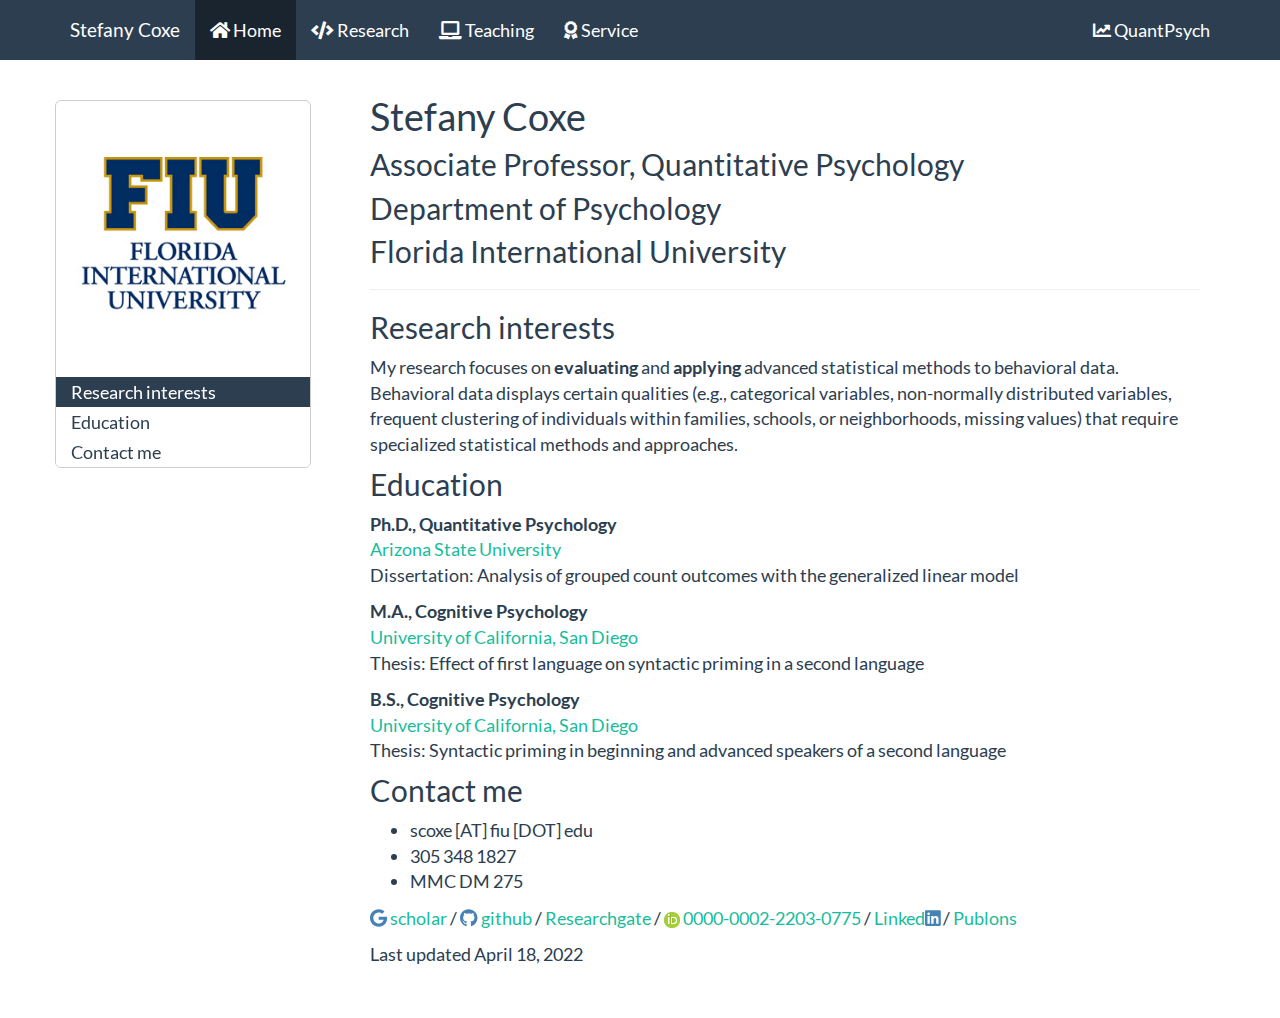
<file: index.html>
<!DOCTYPE html>

<html>

<head>

<meta charset="utf-8" />
<meta name="generator" content="pandoc" />
<meta http-equiv="X-UA-Compatible" content="IE=EDGE" />




<title>Stefany Coxe</title>

<script src="site_libs/header-attrs-2.13/header-attrs.js"></script>
<script src="site_libs/jquery-3.6.0/jquery-3.6.0.min.js"></script>
<meta name="viewport" content="width=device-width, initial-scale=1" />
<link href="site_libs/bootstrap-3.3.5/css/flatly.min.css" rel="stylesheet" />
<script src="site_libs/bootstrap-3.3.5/js/bootstrap.min.js"></script>
<script src="site_libs/bootstrap-3.3.5/shim/html5shiv.min.js"></script>
<script src="site_libs/bootstrap-3.3.5/shim/respond.min.js"></script>
<style>h1 {font-size: 34px;}
       h1.title {font-size: 38px;}
       h2 {font-size: 30px;}
       h3 {font-size: 24px;}
       h4 {font-size: 18px;}
       h5 {font-size: 16px;}
       h6 {font-size: 12px;}
       code {color: inherit; background-color: rgba(0, 0, 0, 0.04);}
       pre:not([class]) { background-color: white }</style>
<script src="site_libs/jqueryui-1.11.4/jquery-ui.min.js"></script>
<link href="site_libs/tocify-1.9.1/jquery.tocify.css" rel="stylesheet" />
<script src="site_libs/tocify-1.9.1/jquery.tocify.js"></script>
<script src="site_libs/navigation-1.1/tabsets.js"></script>
<link href="site_libs/highlightjs-9.12.0/default.css" rel="stylesheet" />
<script src="site_libs/highlightjs-9.12.0/highlight.js"></script>
<link href="site_libs/font-awesome-5.1.0/css/all.css" rel="stylesheet" />
<link href="site_libs/font-awesome-5.1.0/css/v4-shims.css" rel="stylesheet" />

<style type="text/css">
  code{white-space: pre-wrap;}
  span.smallcaps{font-variant: small-caps;}
  span.underline{text-decoration: underline;}
  div.column{display: inline-block; vertical-align: top; width: 50%;}
  div.hanging-indent{margin-left: 1.5em; text-indent: -1.5em;}
  ul.task-list{list-style: none;}
    </style>

<style type="text/css">code{white-space: pre;}</style>
<script type="text/javascript">
if (window.hljs) {
  hljs.configure({languages: []});
  hljs.initHighlightingOnLoad();
  if (document.readyState && document.readyState === "complete") {
    window.setTimeout(function() { hljs.initHighlighting(); }, 0);
  }
}
</script>






<link rel="stylesheet" href="style.css" type="text/css" />



<style type = "text/css">
.main-container {
  max-width: 940px;
  margin-left: auto;
  margin-right: auto;
}
img {
  max-width:100%;
}
.tabbed-pane {
  padding-top: 12px;
}
.html-widget {
  margin-bottom: 20px;
}
button.code-folding-btn:focus {
  outline: none;
}
summary {
  display: list-item;
}
details > summary > p:only-child {
  display: inline;
}
pre code {
  padding: 0;
}
</style>


<style type="text/css">
.dropdown-submenu {
  position: relative;
}
.dropdown-submenu>.dropdown-menu {
  top: 0;
  left: 100%;
  margin-top: -6px;
  margin-left: -1px;
  border-radius: 0 6px 6px 6px;
}
.dropdown-submenu:hover>.dropdown-menu {
  display: block;
}
.dropdown-submenu>a:after {
  display: block;
  content: " ";
  float: right;
  width: 0;
  height: 0;
  border-color: transparent;
  border-style: solid;
  border-width: 5px 0 5px 5px;
  border-left-color: #cccccc;
  margin-top: 5px;
  margin-right: -10px;
}
.dropdown-submenu:hover>a:after {
  border-left-color: #adb5bd;
}
.dropdown-submenu.pull-left {
  float: none;
}
.dropdown-submenu.pull-left>.dropdown-menu {
  left: -100%;
  margin-left: 10px;
  border-radius: 6px 0 6px 6px;
}
</style>

<script type="text/javascript">
// manage active state of menu based on current page
$(document).ready(function () {
  // active menu anchor
  href = window.location.pathname
  href = href.substr(href.lastIndexOf('/') + 1)
  if (href === "")
    href = "index.html";
  var menuAnchor = $('a[href="' + href + '"]');

  // mark it active
  menuAnchor.tab('show');

  // if it's got a parent navbar menu mark it active as well
  menuAnchor.closest('li.dropdown').addClass('active');

  // Navbar adjustments
  var navHeight = $(".navbar").first().height() + 15;
  var style = document.createElement('style');
  var pt = "padding-top: " + navHeight + "px; ";
  var mt = "margin-top: -" + navHeight + "px; ";
  var css = "";
  // offset scroll position for anchor links (for fixed navbar)
  for (var i = 1; i <= 6; i++) {
    css += ".section h" + i + "{ " + pt + mt + "}\n";
  }
  style.innerHTML = "body {" + pt + "padding-bottom: 40px; }\n" + css;
  document.head.appendChild(style);
});
</script>

<!-- tabsets -->

<style type="text/css">
.tabset-dropdown > .nav-tabs {
  display: inline-table;
  max-height: 500px;
  min-height: 44px;
  overflow-y: auto;
  border: 1px solid #ddd;
  border-radius: 4px;
}

.tabset-dropdown > .nav-tabs > li.active:before {
  content: "";
  font-family: 'Glyphicons Halflings';
  display: inline-block;
  padding: 10px;
  border-right: 1px solid #ddd;
}

.tabset-dropdown > .nav-tabs.nav-tabs-open > li.active:before {
  content: "&#xe258;";
  border: none;
}

.tabset-dropdown > .nav-tabs.nav-tabs-open:before {
  content: "";
  font-family: 'Glyphicons Halflings';
  display: inline-block;
  padding: 10px;
  border-right: 1px solid #ddd;
}

.tabset-dropdown > .nav-tabs > li.active {
  display: block;
}

.tabset-dropdown > .nav-tabs > li > a,
.tabset-dropdown > .nav-tabs > li > a:focus,
.tabset-dropdown > .nav-tabs > li > a:hover {
  border: none;
  display: inline-block;
  border-radius: 4px;
  background-color: transparent;
}

.tabset-dropdown > .nav-tabs.nav-tabs-open > li {
  display: block;
  float: none;
}

.tabset-dropdown > .nav-tabs > li {
  display: none;
}
</style>

<!-- code folding -->



<style type="text/css">

#TOC {
  margin: 25px 0px 20px 0px;
}
@media (max-width: 768px) {
#TOC {
  position: relative;
  width: 100%;
}
}

@media print {
.toc-content {
  /* see https://github.com/w3c/csswg-drafts/issues/4434 */
  float: right;
}
}

.toc-content {
  padding-left: 30px;
  padding-right: 40px;
}

div.main-container {
  max-width: 1200px;
}

div.tocify {
  width: 20%;
  max-width: 260px;
  max-height: 85%;
}

@media (min-width: 768px) and (max-width: 991px) {
  div.tocify {
    width: 25%;
  }
}

@media (max-width: 767px) {
  div.tocify {
    width: 100%;
    max-width: none;
  }
}

.tocify ul, .tocify li {
  line-height: 20px;
}

.tocify-subheader .tocify-item {
  font-size: 0.90em;
}

.tocify .list-group-item {
  border-radius: 0px;
}


</style>



</head>

<body>


<div class="container-fluid main-container">


<!-- setup 3col/9col grid for toc_float and main content  -->
<div class="row">
<div class="col-xs-12 col-sm-4 col-md-3">
<div id="TOC" class="tocify">
</div>
</div>

<div class="toc-content col-xs-12 col-sm-8 col-md-9">




<div class="navbar navbar-default  navbar-fixed-top" role="navigation">
  <div class="container">
    <div class="navbar-header">
      <button type="button" class="navbar-toggle collapsed" data-toggle="collapse" data-bs-toggle="collapse" data-target="#navbar" data-bs-target="#navbar">
        <span class="icon-bar"></span>
        <span class="icon-bar"></span>
        <span class="icon-bar"></span>
      </button>
      <a class="navbar-brand" href="index.html">Stefany Coxe</a>
    </div>
    <div id="navbar" class="navbar-collapse collapse">
      <ul class="nav navbar-nav">
        <li>
  <a href="index.html">
    <span class="fa fa-home"></span>
     
    Home
  </a>
</li>
<li>
  <a href="research.html">
    <span class="fa fa-code"></span>
     
    Research
  </a>
</li>
<li>
  <a href="teaching.html">
    <span class="fa fa-laptop"></span>
     
    Teaching
  </a>
</li>
<li>
  <a href="service.html">
    <span class="fa fa-award"></span>
     
    Service
  </a>
</li>
      </ul>
      <ul class="nav navbar-nav navbar-right">
        <li>
  <a href="quant.html">
    <span class="fa fa-line-chart"></span>
     
    QuantPsych
  </a>
</li>
      </ul>
    </div><!--/.nav-collapse -->
  </div><!--/.container -->
</div><!--/.navbar -->

<div id="header">



<h1 class="title toc-ignore">Stefany Coxe</h1>

</div>


<!-- <style type="text/css"> -->
<!-- .title { -->
<!--   display: none; -->
<!-- } -->
<!-- #getting-started img { -->
<!--   margin-right: 10px; -->
<!-- } -->
<!-- </style> -->
<!-- <div class="row" style="padding-top: 30px;"> -->
<!-- <div class="col-sm-6"> -->
<!-- # Stefany Coxe -->
<!-- ## Associate Professor -->
<!-- ## Quantitative Psychology -->
<!-- ## Department of Psychology -->
<!-- </div> -->
<!-- <div class="col-sm-6"> -->
<!-- ![](files/fiulogo_square.jpg) -->
<!-- </div> -->
<!-- # Stefany Coxe {.unlisted .unnumbered} -->
<div id="associate-professor-quantitative-psychology" class="section level2 unlisted unnumbered">
<h2 class="unlisted unnumbered">Associate Professor, Quantitative Psychology</h2>
</div>
<div id="department-of-psychology" class="section level2 unlisted unnumbered">
<h2 class="unlisted unnumbered">Department of Psychology</h2>
</div>
<div id="florida-international-university" class="section level2 unlisted unnumbered">
<h2 class="unlisted unnumbered">Florida International University</h2>
<hr />
</div>
<div id="research-interests" class="section level2">
<h2>Research interests</h2>
<p>My research focuses on <strong>evaluating</strong> and <strong>applying</strong> advanced statistical methods to behavioral data. Behavioral data displays certain qualities (e.g., categorical variables, non-normally distributed variables, frequent clustering of individuals within families, schools, or neighborhoods, missing values) that require specialized statistical methods and approaches.</p>
</div>
<div id="education" class="section level2">
<h2>Education</h2>
<p><strong>Ph.D., Quantitative Psychology</strong><br />
<a href="https://psychology.asu.edu/">Arizona State University</a><br />
Dissertation: Analysis of grouped count outcomes with the generalized linear model</p>
<p><strong>M.A., Cognitive Psychology</strong><br />
<a href="https://psychology.ucsd.edu/">University of California, San Diego</a><br />
Thesis: Effect of first language on syntactic priming in a second language</p>
<p><strong>B.S., Cognitive Psychology</strong><br />
<a href="https://psychology.ucsd.edu/">University of California, San Diego</a><br />
Thesis: Syntactic priming in beginning and advanced speakers of a second language</p>
</div>
<div id="contact-me" class="section level2">
<h2>Contact me</h2>
<ul>
<li>scoxe [AT] fiu [DOT] edu<br />
</li>
<li>305 348 1827<br />
</li>
<li>MMC DM 275</li>
</ul>
<p><a href="https://scholar.google.com/citations?user=fZEA0AkAAAAJ"><svg aria-hidden="true" role="img" viewBox="0 0 488 512" style="height:1em;width:0.95em;vertical-align:-0.125em;margin-left:auto;margin-right:auto;font-size:inherit;fill:steelblue;overflow:visible;position:relative;"><path d="M488 261.8C488 403.3 391.1 504 248 504 110.8 504 0 393.2 0 256S110.8 8 248 8c66.8 0 123 24.5 166.3 64.9l-67.5 64.9C258.5 52.6 94.3 116.6 94.3 256c0 86.5 69.1 156.6 153.7 156.6 98.2 0 135-70.4 140.8-106.9H248v-85.3h236.1c2.3 12.7 3.9 24.9 3.9 41.4z"/></svg> scholar</a> / <a href="https://github.com/stefanycoxe?tab=repositories"><svg aria-hidden="true" role="img" viewBox="0 0 496 512" style="height:1em;width:0.97em;vertical-align:-0.125em;margin-left:auto;margin-right:auto;font-size:inherit;fill:steelblue;overflow:visible;position:relative;"><path d="M165.9 397.4c0 2-2.3 3.6-5.2 3.6-3.3.3-5.6-1.3-5.6-3.6 0-2 2.3-3.6 5.2-3.6 3-.3 5.6 1.3 5.6 3.6zm-31.1-4.5c-.7 2 1.3 4.3 4.3 4.9 2.6 1 5.6 0 6.2-2s-1.3-4.3-4.3-5.2c-2.6-.7-5.5.3-6.2 2.3zm44.2-1.7c-2.9.7-4.9 2.6-4.6 4.9.3 2 2.9 3.3 5.9 2.6 2.9-.7 4.9-2.6 4.6-4.6-.3-1.9-3-3.2-5.9-2.9zM244.8 8C106.1 8 0 113.3 0 252c0 110.9 69.8 205.8 169.5 239.2 12.8 2.3 17.3-5.6 17.3-12.1 0-6.2-.3-40.4-.3-61.4 0 0-70 15-84.7-29.8 0 0-11.4-29.1-27.8-36.6 0 0-22.9-15.7 1.6-15.4 0 0 24.9 2 38.6 25.8 21.9 38.6 58.6 27.5 72.9 20.9 2.3-16 8.8-27.1 16-33.7-55.9-6.2-112.3-14.3-112.3-110.5 0-27.5 7.6-41.3 23.6-58.9-2.6-6.5-11.1-33.3 2.6-67.9 20.9-6.5 69 27 69 27 20-5.6 41.5-8.5 62.8-8.5s42.8 2.9 62.8 8.5c0 0 48.1-33.6 69-27 13.7 34.7 5.2 61.4 2.6 67.9 16 17.7 25.8 31.5 25.8 58.9 0 96.5-58.9 104.2-114.8 110.5 9.2 7.9 17 22.9 17 46.4 0 33.7-.3 75.4-.3 83.6 0 6.5 4.6 14.4 17.3 12.1C428.2 457.8 496 362.9 496 252 496 113.3 383.5 8 244.8 8zM97.2 352.9c-1.3 1-1 3.3.7 5.2 1.6 1.6 3.9 2.3 5.2 1 1.3-1 1-3.3-.7-5.2-1.6-1.6-3.9-2.3-5.2-1zm-10.8-8.1c-.7 1.3.3 2.9 2.3 3.9 1.6 1 3.6.7 4.3-.7.7-1.3-.3-2.9-2.3-3.9-2-.6-3.6-.3-4.3.7zm32.4 35.6c-1.6 1.3-1 4.3 1.3 6.2 2.3 2.3 5.2 2.6 6.5 1 1.3-1.3.7-4.3-1.3-6.2-2.2-2.3-5.2-2.6-6.5-1zm-11.4-14.7c-1.6 1-1.6 3.6 0 5.9 1.6 2.3 4.3 3.3 5.6 2.3 1.6-1.3 1.6-3.9 0-6.2-1.4-2.3-4-3.3-5.6-2z"/></svg> github</a> / <a href="https://www.researchgate.net/profile/Stefany-Coxe">Researchgate</a> / <img src="files/ORCIDiD_icon16x16.png" /> <a href="https://orcid.org/0000-0002-2203-0775">0000-0002-2203-0775</a> / <a href="https://www.linkedin.com/in/stefany-coxe/">Linked<svg aria-hidden="true" role="img" viewBox="0 0 448 512" style="height:1em;width:0.88em;vertical-align:-0.125em;margin-left:auto;margin-right:auto;font-size:inherit;fill:steelblue;overflow:visible;position:relative;"><path d="M416 32H31.9C14.3 32 0 46.5 0 64.3v383.4C0 465.5 14.3 480 31.9 480H416c17.6 0 32-14.5 32-32.3V64.3c0-17.8-14.4-32.3-32-32.3zM135.4 416H69V202.2h66.5V416zm-33.2-243c-21.3 0-38.5-17.3-38.5-38.5S80.9 96 102.2 96c21.2 0 38.5 17.3 38.5 38.5 0 21.3-17.2 38.5-38.5 38.5zm282.1 243h-66.4V312c0-24.8-.5-56.7-34.5-56.7-34.6 0-39.9 27-39.9 54.9V416h-66.4V202.2h63.7v29.2h.9c8.9-16.8 30.6-34.5 62.9-34.5 67.2 0 79.7 44.3 79.7 101.9V416z"/></svg></a> / <a href="https://publons.com/researcher/1414795/stefany-coxe/">Publons</a></p>
<!-- copyright (c) Stefany Coxe 2021 -->
<p>Last updated April 18, 2022</p>
</div>



</div>
</div>

</div>

<script>

// add bootstrap table styles to pandoc tables
function bootstrapStylePandocTables() {
  $('tr.odd').parent('tbody').parent('table').addClass('table table-condensed');
}
$(document).ready(function () {
  bootstrapStylePandocTables();
});


</script>

<!-- tabsets -->

<script>
$(document).ready(function () {
  window.buildTabsets("TOC");
});

$(document).ready(function () {
  $('.tabset-dropdown > .nav-tabs > li').click(function () {
    $(this).parent().toggleClass('nav-tabs-open');
  });
});
</script>

<!-- code folding -->

<script>
$(document).ready(function ()  {

    // temporarily add toc-ignore selector to headers for the consistency with Pandoc
    $('.unlisted.unnumbered').addClass('toc-ignore')

    // move toc-ignore selectors from section div to header
    $('div.section.toc-ignore')
        .removeClass('toc-ignore')
        .children('h1,h2,h3,h4,h5').addClass('toc-ignore');

    // establish options
    var options = {
      selectors: "h1,h2,h3",
      theme: "bootstrap3",
      context: '.toc-content',
      hashGenerator: function (text) {
        return text.replace(/[.\\/?&!#<>]/g, '').replace(/\s/g, '_');
      },
      ignoreSelector: ".toc-ignore",
      scrollTo: 0
    };
    options.showAndHide = true;
    options.smoothScroll = true;

    // tocify
    var toc = $("#TOC").tocify(options).data("toc-tocify");
});
</script>

<!-- dynamically load mathjax for compatibility with self-contained -->
<script>
  (function () {
    var script = document.createElement("script");
    script.type = "text/javascript";
    script.src  = "https://mathjax.rstudio.com/latest/MathJax.js?config=TeX-AMS-MML_HTMLorMML";
    document.getElementsByTagName("head")[0].appendChild(script);
  })();
</script>

</body>
</html>
</file>
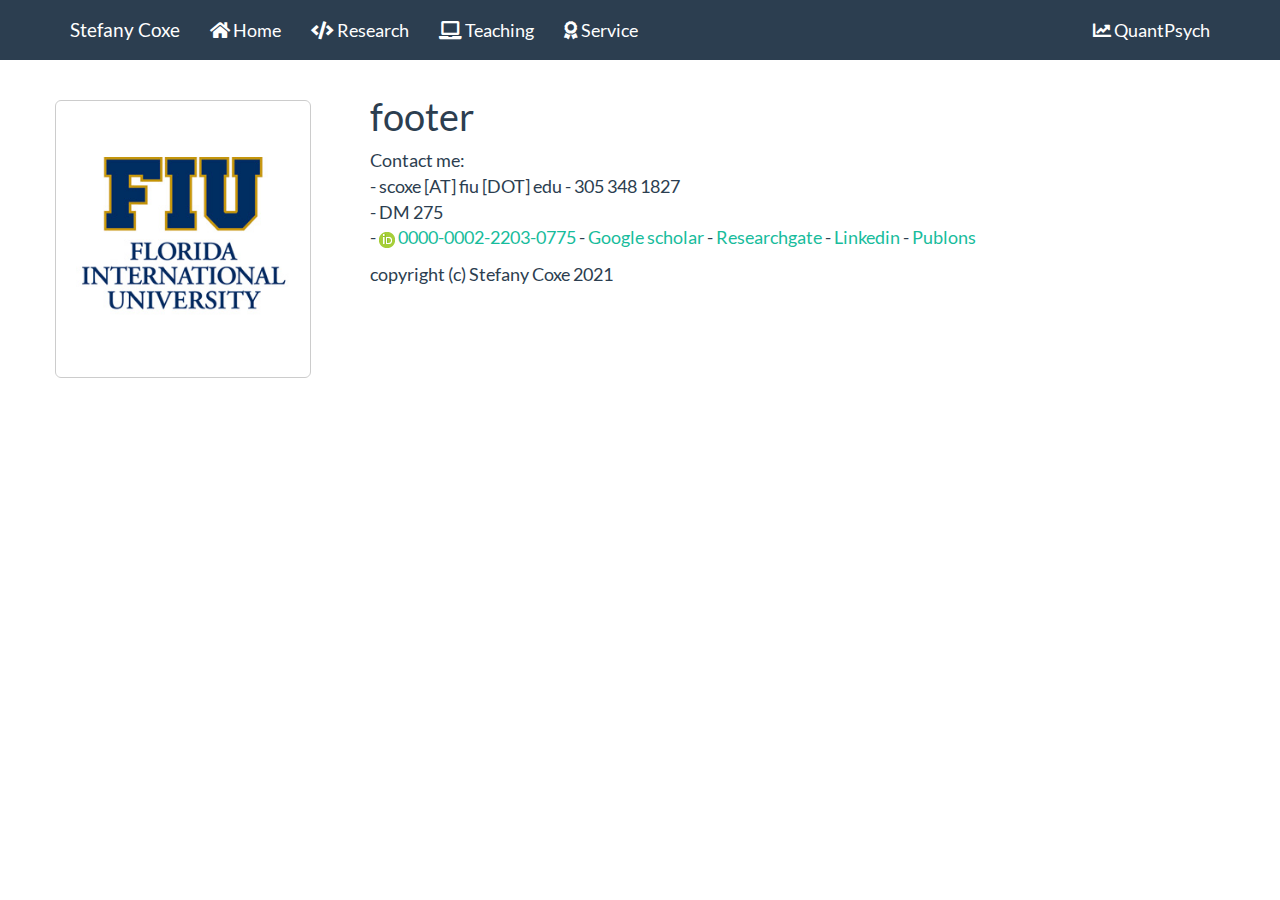
<file: footer.html>
<!DOCTYPE html>

<html>

<head>

<meta charset="utf-8" />
<meta name="generator" content="pandoc" />
<meta http-equiv="X-UA-Compatible" content="IE=EDGE" />




<title>footer</title>

<script src="site_libs/header-attrs-2.13/header-attrs.js"></script>
<script src="site_libs/jquery-3.6.0/jquery-3.6.0.min.js"></script>
<meta name="viewport" content="width=device-width, initial-scale=1" />
<link href="site_libs/bootstrap-3.3.5/css/flatly.min.css" rel="stylesheet" />
<script src="site_libs/bootstrap-3.3.5/js/bootstrap.min.js"></script>
<script src="site_libs/bootstrap-3.3.5/shim/html5shiv.min.js"></script>
<script src="site_libs/bootstrap-3.3.5/shim/respond.min.js"></script>
<style>h1 {font-size: 34px;}
       h1.title {font-size: 38px;}
       h2 {font-size: 30px;}
       h3 {font-size: 24px;}
       h4 {font-size: 18px;}
       h5 {font-size: 16px;}
       h6 {font-size: 12px;}
       code {color: inherit; background-color: rgba(0, 0, 0, 0.04);}
       pre:not([class]) { background-color: white }</style>
<script src="site_libs/jqueryui-1.11.4/jquery-ui.min.js"></script>
<link href="site_libs/tocify-1.9.1/jquery.tocify.css" rel="stylesheet" />
<script src="site_libs/tocify-1.9.1/jquery.tocify.js"></script>
<script src="site_libs/navigation-1.1/tabsets.js"></script>
<link href="site_libs/highlightjs-9.12.0/default.css" rel="stylesheet" />
<script src="site_libs/highlightjs-9.12.0/highlight.js"></script>
<link href="site_libs/font-awesome-5.1.0/css/all.css" rel="stylesheet" />
<link href="site_libs/font-awesome-5.1.0/css/v4-shims.css" rel="stylesheet" />

<style type="text/css">
  code{white-space: pre-wrap;}
  span.smallcaps{font-variant: small-caps;}
  span.underline{text-decoration: underline;}
  div.column{display: inline-block; vertical-align: top; width: 50%;}
  div.hanging-indent{margin-left: 1.5em; text-indent: -1.5em;}
  ul.task-list{list-style: none;}
    </style>

<style type="text/css">code{white-space: pre;}</style>
<script type="text/javascript">
if (window.hljs) {
  hljs.configure({languages: []});
  hljs.initHighlightingOnLoad();
  if (document.readyState && document.readyState === "complete") {
    window.setTimeout(function() { hljs.initHighlighting(); }, 0);
  }
}
</script>






<link rel="stylesheet" href="style.css" type="text/css" />



<style type = "text/css">
.main-container {
  max-width: 940px;
  margin-left: auto;
  margin-right: auto;
}
img {
  max-width:100%;
}
.tabbed-pane {
  padding-top: 12px;
}
.html-widget {
  margin-bottom: 20px;
}
button.code-folding-btn:focus {
  outline: none;
}
summary {
  display: list-item;
}
details > summary > p:only-child {
  display: inline;
}
pre code {
  padding: 0;
}
</style>


<style type="text/css">
.dropdown-submenu {
  position: relative;
}
.dropdown-submenu>.dropdown-menu {
  top: 0;
  left: 100%;
  margin-top: -6px;
  margin-left: -1px;
  border-radius: 0 6px 6px 6px;
}
.dropdown-submenu:hover>.dropdown-menu {
  display: block;
}
.dropdown-submenu>a:after {
  display: block;
  content: " ";
  float: right;
  width: 0;
  height: 0;
  border-color: transparent;
  border-style: solid;
  border-width: 5px 0 5px 5px;
  border-left-color: #cccccc;
  margin-top: 5px;
  margin-right: -10px;
}
.dropdown-submenu:hover>a:after {
  border-left-color: #adb5bd;
}
.dropdown-submenu.pull-left {
  float: none;
}
.dropdown-submenu.pull-left>.dropdown-menu {
  left: -100%;
  margin-left: 10px;
  border-radius: 6px 0 6px 6px;
}
</style>

<script type="text/javascript">
// manage active state of menu based on current page
$(document).ready(function () {
  // active menu anchor
  href = window.location.pathname
  href = href.substr(href.lastIndexOf('/') + 1)
  if (href === "")
    href = "index.html";
  var menuAnchor = $('a[href="' + href + '"]');

  // mark it active
  menuAnchor.tab('show');

  // if it's got a parent navbar menu mark it active as well
  menuAnchor.closest('li.dropdown').addClass('active');

  // Navbar adjustments
  var navHeight = $(".navbar").first().height() + 15;
  var style = document.createElement('style');
  var pt = "padding-top: " + navHeight + "px; ";
  var mt = "margin-top: -" + navHeight + "px; ";
  var css = "";
  // offset scroll position for anchor links (for fixed navbar)
  for (var i = 1; i <= 6; i++) {
    css += ".section h" + i + "{ " + pt + mt + "}\n";
  }
  style.innerHTML = "body {" + pt + "padding-bottom: 40px; }\n" + css;
  document.head.appendChild(style);
});
</script>

<!-- tabsets -->

<style type="text/css">
.tabset-dropdown > .nav-tabs {
  display: inline-table;
  max-height: 500px;
  min-height: 44px;
  overflow-y: auto;
  border: 1px solid #ddd;
  border-radius: 4px;
}

.tabset-dropdown > .nav-tabs > li.active:before {
  content: "";
  font-family: 'Glyphicons Halflings';
  display: inline-block;
  padding: 10px;
  border-right: 1px solid #ddd;
}

.tabset-dropdown > .nav-tabs.nav-tabs-open > li.active:before {
  content: "&#xe258;";
  border: none;
}

.tabset-dropdown > .nav-tabs.nav-tabs-open:before {
  content: "";
  font-family: 'Glyphicons Halflings';
  display: inline-block;
  padding: 10px;
  border-right: 1px solid #ddd;
}

.tabset-dropdown > .nav-tabs > li.active {
  display: block;
}

.tabset-dropdown > .nav-tabs > li > a,
.tabset-dropdown > .nav-tabs > li > a:focus,
.tabset-dropdown > .nav-tabs > li > a:hover {
  border: none;
  display: inline-block;
  border-radius: 4px;
  background-color: transparent;
}

.tabset-dropdown > .nav-tabs.nav-tabs-open > li {
  display: block;
  float: none;
}

.tabset-dropdown > .nav-tabs > li {
  display: none;
}
</style>

<!-- code folding -->



<style type="text/css">

#TOC {
  margin: 25px 0px 20px 0px;
}
@media (max-width: 768px) {
#TOC {
  position: relative;
  width: 100%;
}
}

@media print {
.toc-content {
  /* see https://github.com/w3c/csswg-drafts/issues/4434 */
  float: right;
}
}

.toc-content {
  padding-left: 30px;
  padding-right: 40px;
}

div.main-container {
  max-width: 1200px;
}

div.tocify {
  width: 20%;
  max-width: 260px;
  max-height: 85%;
}

@media (min-width: 768px) and (max-width: 991px) {
  div.tocify {
    width: 25%;
  }
}

@media (max-width: 767px) {
  div.tocify {
    width: 100%;
    max-width: none;
  }
}

.tocify ul, .tocify li {
  line-height: 20px;
}

.tocify-subheader .tocify-item {
  font-size: 0.90em;
}

.tocify .list-group-item {
  border-radius: 0px;
}


</style>



</head>

<body>


<div class="container-fluid main-container">


<!-- setup 3col/9col grid for toc_float and main content  -->
<div class="row">
<div class="col-xs-12 col-sm-4 col-md-3">
<div id="TOC" class="tocify">
</div>
</div>

<div class="toc-content col-xs-12 col-sm-8 col-md-9">




<div class="navbar navbar-default  navbar-fixed-top" role="navigation">
  <div class="container">
    <div class="navbar-header">
      <button type="button" class="navbar-toggle collapsed" data-toggle="collapse" data-bs-toggle="collapse" data-target="#navbar" data-bs-target="#navbar">
        <span class="icon-bar"></span>
        <span class="icon-bar"></span>
        <span class="icon-bar"></span>
      </button>
      <a class="navbar-brand" href="index.html">Stefany Coxe</a>
    </div>
    <div id="navbar" class="navbar-collapse collapse">
      <ul class="nav navbar-nav">
        <li>
  <a href="index.html">
    <span class="fa fa-home"></span>
     
    Home
  </a>
</li>
<li>
  <a href="research.html">
    <span class="fa fa-code"></span>
     
    Research
  </a>
</li>
<li>
  <a href="teaching.html">
    <span class="fa fa-laptop"></span>
     
    Teaching
  </a>
</li>
<li>
  <a href="service.html">
    <span class="fa fa-award"></span>
     
    Service
  </a>
</li>
      </ul>
      <ul class="nav navbar-nav navbar-right">
        <li>
  <a href="quant.html">
    <span class="fa fa-line-chart"></span>
     
    QuantPsych
  </a>
</li>
      </ul>
    </div><!--/.nav-collapse -->
  </div><!--/.container -->
</div><!--/.navbar -->

<div id="header">



<h1 class="title toc-ignore">footer</h1>

</div>


<p>Contact me:<br />
- scoxe [AT] fiu [DOT] edu - 305 348 1827<br />
- DM 275<br />
- <img src="files/ORCIDiD_icon16x16.png" /> <a href="https://orcid.org/0000-0002-2203-0775">0000-0002-2203-0775</a> - <a href="https://scholar.google.com/citations?user=fZEA0AkAAAAJ">Google scholar</a> - <a href="https://www.researchgate.net/profile/Stefany-Coxe">Researchgate</a> - <a href="https://www.linkedin.com/in/stefany-coxe/">Linkedin</a> - <a href="https://publons.com/researcher/1414795/stefany-coxe/">Publons</a></p>
<p>copyright (c) Stefany Coxe 2021</p>



</div>
</div>

</div>

<script>

// add bootstrap table styles to pandoc tables
function bootstrapStylePandocTables() {
  $('tr.odd').parent('tbody').parent('table').addClass('table table-condensed');
}
$(document).ready(function () {
  bootstrapStylePandocTables();
});


</script>

<!-- tabsets -->

<script>
$(document).ready(function () {
  window.buildTabsets("TOC");
});

$(document).ready(function () {
  $('.tabset-dropdown > .nav-tabs > li').click(function () {
    $(this).parent().toggleClass('nav-tabs-open');
  });
});
</script>

<!-- code folding -->

<script>
$(document).ready(function ()  {

    // temporarily add toc-ignore selector to headers for the consistency with Pandoc
    $('.unlisted.unnumbered').addClass('toc-ignore')

    // move toc-ignore selectors from section div to header
    $('div.section.toc-ignore')
        .removeClass('toc-ignore')
        .children('h1,h2,h3,h4,h5').addClass('toc-ignore');

    // establish options
    var options = {
      selectors: "h1,h2,h3",
      theme: "bootstrap3",
      context: '.toc-content',
      hashGenerator: function (text) {
        return text.replace(/[.\\/?&!#<>]/g, '').replace(/\s/g, '_');
      },
      ignoreSelector: ".toc-ignore",
      scrollTo: 0
    };
    options.showAndHide = true;
    options.smoothScroll = true;

    // tocify
    var toc = $("#TOC").tocify(options).data("toc-tocify");
});
</script>

<!-- dynamically load mathjax for compatibility with self-contained -->
<script>
  (function () {
    var script = document.createElement("script");
    script.type = "text/javascript";
    script.src  = "https://mathjax.rstudio.com/latest/MathJax.js?config=TeX-AMS-MML_HTMLorMML";
    document.getElementsByTagName("head")[0].appendChild(script);
  })();
</script>

</body>
</html>
</file>
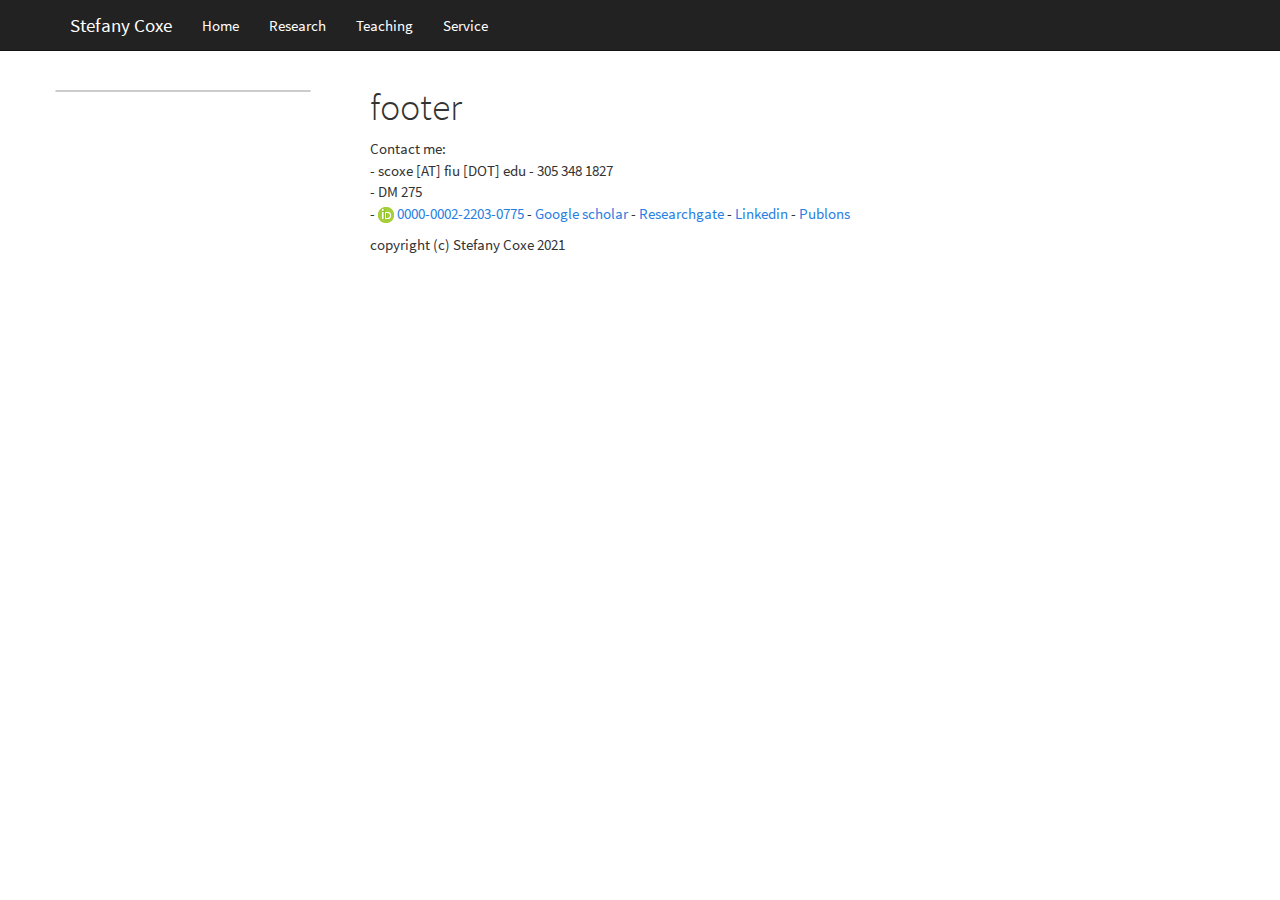
<file: footer.knit.html>
<!DOCTYPE html>

<html>

<head>

<meta charset="utf-8" />
<meta name="generator" content="pandoc" />
<meta http-equiv="X-UA-Compatible" content="IE=EDGE" />




<title>footer</title>

<script src="site_libs/header-attrs-2.25/header-attrs.js"></script>
<script src="site_libs/jquery-3.6.0/jquery-3.6.0.min.js"></script>
<meta name="viewport" content="width=device-width, initial-scale=1" />
<link href="site_libs/bootstrap-3.3.5/css/cosmo.min.css" rel="stylesheet" />
<script src="site_libs/bootstrap-3.3.5/js/bootstrap.min.js"></script>
<script src="site_libs/bootstrap-3.3.5/shim/html5shiv.min.js"></script>
<script src="site_libs/bootstrap-3.3.5/shim/respond.min.js"></script>
<style>h1 {font-size: 34px;}
       h1.title {font-size: 38px;}
       h2 {font-size: 30px;}
       h3 {font-size: 24px;}
       h4 {font-size: 18px;}
       h5 {font-size: 16px;}
       h6 {font-size: 12px;}
       code {color: inherit; background-color: rgba(0, 0, 0, 0.04);}
       pre:not([class]) { background-color: white }</style>
<script src="site_libs/jqueryui-1.13.2/jquery-ui.min.js"></script>
<link href="site_libs/tocify-1.9.1/jquery.tocify.css" rel="stylesheet" />
<script src="site_libs/tocify-1.9.1/jquery.tocify.js"></script>
<script src="site_libs/navigation-1.1/tabsets.js"></script>
<link href="site_libs/highlightjs-9.12.0/default.css" rel="stylesheet" />
<script src="site_libs/highlightjs-9.12.0/highlight.js"></script>

<style type="text/css">
  code{white-space: pre-wrap;}
  span.smallcaps{font-variant: small-caps;}
  span.underline{text-decoration: underline;}
  div.column{display: inline-block; vertical-align: top; width: 50%;}
  div.hanging-indent{margin-left: 1.5em; text-indent: -1.5em;}
  ul.task-list{list-style: none;}
    </style>

<style type="text/css">code{white-space: pre;}</style>
<script type="text/javascript">
if (window.hljs) {
  hljs.configure({languages: []});
  hljs.initHighlightingOnLoad();
  if (document.readyState && document.readyState === "complete") {
    window.setTimeout(function() { hljs.initHighlighting(); }, 0);
  }
}
</script>









<style type = "text/css">
.main-container {
  max-width: 940px;
  margin-left: auto;
  margin-right: auto;
}
img {
  max-width:100%;
}
.tabbed-pane {
  padding-top: 12px;
}
.html-widget {
  margin-bottom: 20px;
}
button.code-folding-btn:focus {
  outline: none;
}
summary {
  display: list-item;
}
details > summary > p:only-child {
  display: inline;
}
pre code {
  padding: 0;
}
</style>


<style type="text/css">
.dropdown-submenu {
  position: relative;
}
.dropdown-submenu>.dropdown-menu {
  top: 0;
  left: 100%;
  margin-top: -6px;
  margin-left: -1px;
  border-radius: 0 6px 6px 6px;
}
.dropdown-submenu:hover>.dropdown-menu {
  display: block;
}
.dropdown-submenu>a:after {
  display: block;
  content: " ";
  float: right;
  width: 0;
  height: 0;
  border-color: transparent;
  border-style: solid;
  border-width: 5px 0 5px 5px;
  border-left-color: #cccccc;
  margin-top: 5px;
  margin-right: -10px;
}
.dropdown-submenu:hover>a:after {
  border-left-color: #adb5bd;
}
.dropdown-submenu.pull-left {
  float: none;
}
.dropdown-submenu.pull-left>.dropdown-menu {
  left: -100%;
  margin-left: 10px;
  border-radius: 6px 0 6px 6px;
}
</style>

<script type="text/javascript">
// manage active state of menu based on current page
$(document).ready(function () {
  // active menu anchor
  href = window.location.pathname
  href = href.substr(href.lastIndexOf('/') + 1)
  if (href === "")
    href = "index.html";
  var menuAnchor = $('a[href="' + href + '"]');

  // mark the anchor link active (and if it's in a dropdown, also mark that active)
  var dropdown = menuAnchor.closest('li.dropdown');
  if (window.bootstrap) { // Bootstrap 4+
    menuAnchor.addClass('active');
    dropdown.find('> .dropdown-toggle').addClass('active');
  } else { // Bootstrap 3
    menuAnchor.parent().addClass('active');
    dropdown.addClass('active');
  }

  // Navbar adjustments
  var navHeight = $(".navbar").first().height() + 15;
  var style = document.createElement('style');
  var pt = "padding-top: " + navHeight + "px; ";
  var mt = "margin-top: -" + navHeight + "px; ";
  var css = "";
  // offset scroll position for anchor links (for fixed navbar)
  for (var i = 1; i <= 6; i++) {
    css += ".section h" + i + "{ " + pt + mt + "}\n";
  }
  style.innerHTML = "body {" + pt + "padding-bottom: 40px; }\n" + css;
  document.head.appendChild(style);
});
</script>

<!-- tabsets -->

<style type="text/css">
.tabset-dropdown > .nav-tabs {
  display: inline-table;
  max-height: 500px;
  min-height: 44px;
  overflow-y: auto;
  border: 1px solid #ddd;
  border-radius: 4px;
}

.tabset-dropdown > .nav-tabs > li.active:before, .tabset-dropdown > .nav-tabs.nav-tabs-open:before {
  content: "\e259";
  font-family: 'Glyphicons Halflings';
  display: inline-block;
  padding: 10px;
  border-right: 1px solid #ddd;
}

.tabset-dropdown > .nav-tabs.nav-tabs-open > li.active:before {
  content: "\e258";
  font-family: 'Glyphicons Halflings';
  border: none;
}

.tabset-dropdown > .nav-tabs > li.active {
  display: block;
}

.tabset-dropdown > .nav-tabs > li > a,
.tabset-dropdown > .nav-tabs > li > a:focus,
.tabset-dropdown > .nav-tabs > li > a:hover {
  border: none;
  display: inline-block;
  border-radius: 4px;
  background-color: transparent;
}

.tabset-dropdown > .nav-tabs.nav-tabs-open > li {
  display: block;
  float: none;
}

.tabset-dropdown > .nav-tabs > li {
  display: none;
}
</style>

<!-- code folding -->



<style type="text/css">

#TOC {
  margin: 25px 0px 20px 0px;
}
@media (max-width: 768px) {
#TOC {
  position: relative;
  width: 100%;
}
}

@media print {
.toc-content {
  /* see https://github.com/w3c/csswg-drafts/issues/4434 */
  float: right;
}
}

.toc-content {
  padding-left: 30px;
  padding-right: 40px;
}

div.main-container {
  max-width: 1200px;
}

div.tocify {
  width: 20%;
  max-width: 260px;
  max-height: 85%;
}

@media (min-width: 768px) and (max-width: 991px) {
  div.tocify {
    width: 25%;
  }
}

@media (max-width: 767px) {
  div.tocify {
    width: 100%;
    max-width: none;
  }
}

.tocify ul, .tocify li {
  line-height: 20px;
}

.tocify-subheader .tocify-item {
  font-size: 0.90em;
}

.tocify .list-group-item {
  border-radius: 0px;
}


</style>



</head>

<body>


<div class="container-fluid main-container">


<!-- setup 3col/9col grid for toc_float and main content  -->
<div class="row">
<div class="col-xs-12 col-sm-4 col-md-3">
<div id="TOC" class="tocify">
</div>
</div>

<div class="toc-content col-xs-12 col-sm-8 col-md-9">




<div class="navbar navbar-default  navbar-fixed-top" role="navigation">
  <div class="container">
    <div class="navbar-header">
      <button type="button" class="navbar-toggle collapsed" data-toggle="collapse" data-bs-toggle="collapse" data-target="#navbar" data-bs-target="#navbar">
        <span class="icon-bar"></span>
        <span class="icon-bar"></span>
        <span class="icon-bar"></span>
      </button>
      <a class="navbar-brand" href="index.html">Stefany Coxe</a>
    </div>
    <div id="navbar" class="navbar-collapse collapse">
      <ul class="nav navbar-nav">
        <li>
  <a href="index.html">
    <span class="fa fa-home"></span>
     
    Home
  </a>
</li>
<li>
  <a href="research.html">
    <span class="fa fa-code"></span>
     
    Research
  </a>
</li>
<li>
  <a href="teaching.html">
    <span class="fa fa-laptop"></span>
     
    Teaching
  </a>
</li>
<li>
  <a href="service.html">
    <span class="fa fa-award"></span>
     
    Service
  </a>
</li>
      </ul>
      <ul class="nav navbar-nav navbar-right">
        
      </ul>
    </div><!--/.nav-collapse -->
  </div><!--/.container -->
</div><!--/.navbar -->

<div id="header">



<h1 class="title toc-ignore">footer</h1>

</div>


<p>Contact me:<br />
- scoxe [AT] fiu [DOT] edu - 305 348 1827<br />
- DM 275<br />
- <img src="files/ORCIDiD_icon16x16.png" /> <a
href="https://orcid.org/0000-0002-2203-0775">0000-0002-2203-0775</a> -
<a href="https://scholar.google.com/citations?user=fZEA0AkAAAAJ">Google
scholar</a> - <a
href="https://www.researchgate.net/profile/Stefany-Coxe">Researchgate</a>
- <a href="https://www.linkedin.com/in/stefany-coxe/">Linkedin</a> - <a
href="https://publons.com/researcher/1414795/stefany-coxe/">Publons</a></p>
<p>copyright (c) Stefany Coxe 2021</p>



</div>
</div>

</div>

<script>

// add bootstrap table styles to pandoc tables
function bootstrapStylePandocTables() {
  $('tr.odd').parent('tbody').parent('table').addClass('table table-condensed');
}
$(document).ready(function () {
  bootstrapStylePandocTables();
});


</script>

<!-- tabsets -->

<script>
$(document).ready(function () {
  window.buildTabsets("TOC");
});

$(document).ready(function () {
  $('.tabset-dropdown > .nav-tabs > li').click(function () {
    $(this).parent().toggleClass('nav-tabs-open');
  });
});
</script>

<!-- code folding -->

<script>
$(document).ready(function ()  {

    // temporarily add toc-ignore selector to headers for the consistency with Pandoc
    $('.unlisted.unnumbered').addClass('toc-ignore')

    // move toc-ignore selectors from section div to header
    $('div.section.toc-ignore')
        .removeClass('toc-ignore')
        .children('h1,h2,h3,h4,h5').addClass('toc-ignore');

    // establish options
    var options = {
      selectors: "h1,h2,h3",
      theme: "bootstrap3",
      context: '.toc-content',
      hashGenerator: function (text) {
        return text.replace(/[.\\/?&!#<>]/g, '').replace(/\s/g, '_');
      },
      ignoreSelector: ".toc-ignore",
      scrollTo: 0
    };
    options.showAndHide = true;
    options.smoothScroll = true;

    // tocify
    var toc = $("#TOC").tocify(options).data("toc-tocify");
});
</script>

<!-- dynamically load mathjax for compatibility with self-contained -->
<script>
  (function () {
    var script = document.createElement("script");
    script.type = "text/javascript";
    script.src  = "https://mathjax.rstudio.com/latest/MathJax.js?config=TeX-AMS-MML_HTMLorMML";
    document.getElementsByTagName("head")[0].appendChild(script);
  })();
</script>

</body>
</html>
</file>
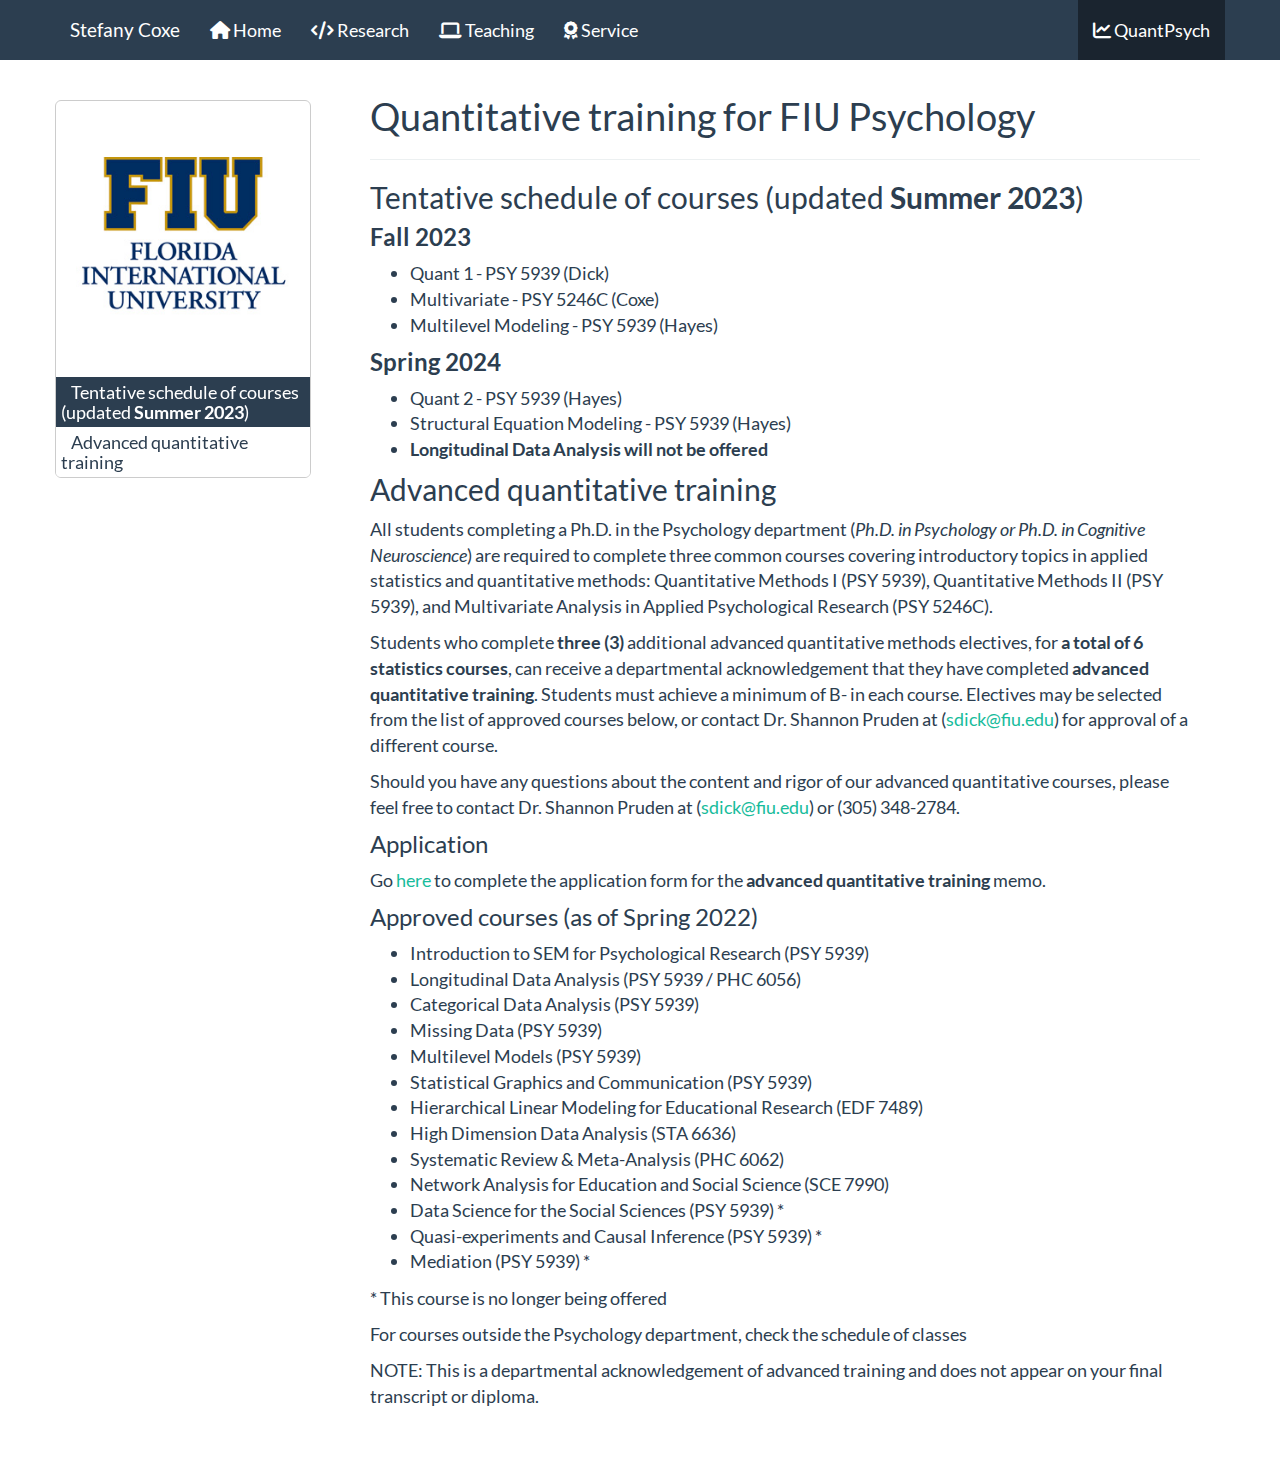
<file: quant.html>
<!DOCTYPE html>

<html>

<head>

<meta charset="utf-8" />
<meta name="generator" content="pandoc" />
<meta http-equiv="X-UA-Compatible" content="IE=EDGE" />




<title>Quantitative training for FIU Psychology</title>

<script src="site_libs/header-attrs-2.23/header-attrs.js"></script>
<script src="site_libs/jquery-3.6.0/jquery-3.6.0.min.js"></script>
<meta name="viewport" content="width=device-width, initial-scale=1" />
<link href="site_libs/bootstrap-3.3.5/css/flatly.min.css" rel="stylesheet" />
<script src="site_libs/bootstrap-3.3.5/js/bootstrap.min.js"></script>
<script src="site_libs/bootstrap-3.3.5/shim/html5shiv.min.js"></script>
<script src="site_libs/bootstrap-3.3.5/shim/respond.min.js"></script>
<style>h1 {font-size: 34px;}
       h1.title {font-size: 38px;}
       h2 {font-size: 30px;}
       h3 {font-size: 24px;}
       h4 {font-size: 18px;}
       h5 {font-size: 16px;}
       h6 {font-size: 12px;}
       code {color: inherit; background-color: rgba(0, 0, 0, 0.04);}
       pre:not([class]) { background-color: white }</style>
<script src="site_libs/jqueryui-1.13.2/jquery-ui.min.js"></script>
<link href="site_libs/tocify-1.9.1/jquery.tocify.css" rel="stylesheet" />
<script src="site_libs/tocify-1.9.1/jquery.tocify.js"></script>
<script src="site_libs/navigation-1.1/tabsets.js"></script>
<link href="site_libs/highlightjs-9.12.0/default.css" rel="stylesheet" />
<script src="site_libs/highlightjs-9.12.0/highlight.js"></script>
<link href="site_libs/font-awesome-6.4.0/css/all.min.css" rel="stylesheet" />
<link href="site_libs/font-awesome-6.4.0/css/v4-shims.min.css" rel="stylesheet" />

<style type="text/css">
  code{white-space: pre-wrap;}
  span.smallcaps{font-variant: small-caps;}
  span.underline{text-decoration: underline;}
  div.column{display: inline-block; vertical-align: top; width: 50%;}
  div.hanging-indent{margin-left: 1.5em; text-indent: -1.5em;}
  ul.task-list{list-style: none;}
    </style>

<style type="text/css">code{white-space: pre;}</style>
<script type="text/javascript">
if (window.hljs) {
  hljs.configure({languages: []});
  hljs.initHighlightingOnLoad();
  if (document.readyState && document.readyState === "complete") {
    window.setTimeout(function() { hljs.initHighlighting(); }, 0);
  }
}
</script>






<link rel="stylesheet" href="style.css" type="text/css" />



<style type = "text/css">
.main-container {
  max-width: 940px;
  margin-left: auto;
  margin-right: auto;
}
img {
  max-width:100%;
}
.tabbed-pane {
  padding-top: 12px;
}
.html-widget {
  margin-bottom: 20px;
}
button.code-folding-btn:focus {
  outline: none;
}
summary {
  display: list-item;
}
details > summary > p:only-child {
  display: inline;
}
pre code {
  padding: 0;
}
</style>


<style type="text/css">
.dropdown-submenu {
  position: relative;
}
.dropdown-submenu>.dropdown-menu {
  top: 0;
  left: 100%;
  margin-top: -6px;
  margin-left: -1px;
  border-radius: 0 6px 6px 6px;
}
.dropdown-submenu:hover>.dropdown-menu {
  display: block;
}
.dropdown-submenu>a:after {
  display: block;
  content: " ";
  float: right;
  width: 0;
  height: 0;
  border-color: transparent;
  border-style: solid;
  border-width: 5px 0 5px 5px;
  border-left-color: #cccccc;
  margin-top: 5px;
  margin-right: -10px;
}
.dropdown-submenu:hover>a:after {
  border-left-color: #adb5bd;
}
.dropdown-submenu.pull-left {
  float: none;
}
.dropdown-submenu.pull-left>.dropdown-menu {
  left: -100%;
  margin-left: 10px;
  border-radius: 6px 0 6px 6px;
}
</style>

<script type="text/javascript">
// manage active state of menu based on current page
$(document).ready(function () {
  // active menu anchor
  href = window.location.pathname
  href = href.substr(href.lastIndexOf('/') + 1)
  if (href === "")
    href = "index.html";
  var menuAnchor = $('a[href="' + href + '"]');

  // mark the anchor link active (and if it's in a dropdown, also mark that active)
  var dropdown = menuAnchor.closest('li.dropdown');
  if (window.bootstrap) { // Bootstrap 4+
    menuAnchor.addClass('active');
    dropdown.find('> .dropdown-toggle').addClass('active');
  } else { // Bootstrap 3
    menuAnchor.parent().addClass('active');
    dropdown.addClass('active');
  }

  // Navbar adjustments
  var navHeight = $(".navbar").first().height() + 15;
  var style = document.createElement('style');
  var pt = "padding-top: " + navHeight + "px; ";
  var mt = "margin-top: -" + navHeight + "px; ";
  var css = "";
  // offset scroll position for anchor links (for fixed navbar)
  for (var i = 1; i <= 6; i++) {
    css += ".section h" + i + "{ " + pt + mt + "}\n";
  }
  style.innerHTML = "body {" + pt + "padding-bottom: 40px; }\n" + css;
  document.head.appendChild(style);
});
</script>

<!-- tabsets -->

<style type="text/css">
.tabset-dropdown > .nav-tabs {
  display: inline-table;
  max-height: 500px;
  min-height: 44px;
  overflow-y: auto;
  border: 1px solid #ddd;
  border-radius: 4px;
}

.tabset-dropdown > .nav-tabs > li.active:before, .tabset-dropdown > .nav-tabs.nav-tabs-open:before {
  content: "\e259";
  font-family: 'Glyphicons Halflings';
  display: inline-block;
  padding: 10px;
  border-right: 1px solid #ddd;
}

.tabset-dropdown > .nav-tabs.nav-tabs-open > li.active:before {
  content: "\e258";
  font-family: 'Glyphicons Halflings';
  border: none;
}

.tabset-dropdown > .nav-tabs > li.active {
  display: block;
}

.tabset-dropdown > .nav-tabs > li > a,
.tabset-dropdown > .nav-tabs > li > a:focus,
.tabset-dropdown > .nav-tabs > li > a:hover {
  border: none;
  display: inline-block;
  border-radius: 4px;
  background-color: transparent;
}

.tabset-dropdown > .nav-tabs.nav-tabs-open > li {
  display: block;
  float: none;
}

.tabset-dropdown > .nav-tabs > li {
  display: none;
}
</style>

<!-- code folding -->



<style type="text/css">

#TOC {
  margin: 25px 0px 20px 0px;
}
@media (max-width: 768px) {
#TOC {
  position: relative;
  width: 100%;
}
}

@media print {
.toc-content {
  /* see https://github.com/w3c/csswg-drafts/issues/4434 */
  float: right;
}
}

.toc-content {
  padding-left: 30px;
  padding-right: 40px;
}

div.main-container {
  max-width: 1200px;
}

div.tocify {
  width: 20%;
  max-width: 260px;
  max-height: 85%;
}

@media (min-width: 768px) and (max-width: 991px) {
  div.tocify {
    width: 25%;
  }
}

@media (max-width: 767px) {
  div.tocify {
    width: 100%;
    max-width: none;
  }
}

.tocify ul, .tocify li {
  line-height: 20px;
}

.tocify-subheader .tocify-item {
  font-size: 0.90em;
}

.tocify .list-group-item {
  border-radius: 0px;
}


</style>



</head>

<body>


<div class="container-fluid main-container">


<!-- setup 3col/9col grid for toc_float and main content  -->
<div class="row">
<div class="col-xs-12 col-sm-4 col-md-3">
<div id="TOC" class="tocify">
</div>
</div>

<div class="toc-content col-xs-12 col-sm-8 col-md-9">




<div class="navbar navbar-default  navbar-fixed-top" role="navigation">
  <div class="container">
    <div class="navbar-header">
      <button type="button" class="navbar-toggle collapsed" data-toggle="collapse" data-bs-toggle="collapse" data-target="#navbar" data-bs-target="#navbar">
        <span class="icon-bar"></span>
        <span class="icon-bar"></span>
        <span class="icon-bar"></span>
      </button>
      <a class="navbar-brand" href="index.html">Stefany Coxe</a>
    </div>
    <div id="navbar" class="navbar-collapse collapse">
      <ul class="nav navbar-nav">
        <li>
  <a href="index.html">
    <span class="fa fa-home"></span>
     
    Home
  </a>
</li>
<li>
  <a href="research.html">
    <span class="fa fa-code"></span>
     
    Research
  </a>
</li>
<li>
  <a href="teaching.html">
    <span class="fa fa-laptop"></span>
     
    Teaching
  </a>
</li>
<li>
  <a href="service.html">
    <span class="fa fa-award"></span>
     
    Service
  </a>
</li>
      </ul>
      <ul class="nav navbar-nav navbar-right">
        <li>
  <a href="quant.html">
    <span class="fa fa-line-chart"></span>
     
    QuantPsych
  </a>
</li>
      </ul>
    </div><!--/.nav-collapse -->
  </div><!--/.container -->
</div><!--/.navbar -->

<div id="header">



<h1 class="title toc-ignore">Quantitative training for FIU
Psychology</h1>

</div>


<hr />
<div id="tentative-schedule-of-courses-updated-summer-2023"
class="section level2">
<h2>Tentative schedule of courses (updated <strong>Summer
2023</strong>)</h2>
<div id="fall-2023" class="section level3">
<h3><strong>Fall 2023</strong></h3>
<ul>
<li>Quant 1 - PSY 5939 (Dick)</li>
<li>Multivariate - PSY 5246C (Coxe)</li>
<li>Multilevel Modeling - PSY 5939 (Hayes)</li>
</ul>
</div>
<div id="spring-2024" class="section level3">
<h3><strong>Spring 2024</strong></h3>
<ul>
<li>Quant 2 - PSY 5939 (Hayes)</li>
<li>Structural Equation Modeling - PSY 5939 (Hayes)</li>
<li><strong>Longitudinal Data Analysis will not be offered</strong></li>
</ul>
</div>
</div>
<div id="advanced-quantitative-training" class="section level2">
<h2>Advanced quantitative training</h2>
<p>All students completing a Ph.D. in the Psychology department
(<em>Ph.D. in Psychology or Ph.D. in Cognitive Neuroscience</em>) are
required to complete three common courses covering introductory topics
in applied statistics and quantitative methods: Quantitative Methods I
(PSY 5939), Quantitative Methods II (PSY 5939), and Multivariate
Analysis in Applied Psychological Research (PSY 5246C).</p>
<p>Students who complete <strong>three (3)</strong> additional advanced
quantitative methods electives, for <strong>a total of 6 statistics
courses</strong>, can receive a departmental acknowledgement that they
have completed <strong>advanced quantitative training</strong>. Students
must achieve a minimum of B- in each course. Electives may be selected
from the list of approved courses below, or contact Dr. Shannon Pruden
at (<a href="mailto:sdick@fiu.edu" class="email">sdick@fiu.edu</a>) for
approval of a different course.</p>
<p>Should you have any questions about the content and rigor of our
advanced quantitative courses, please feel free to contact Dr. Shannon
Pruden at (<a href="mailto:sdick@fiu.edu"
class="email">sdick@fiu.edu</a>) or (305) 348-2784.</p>
<div id="application" class="section level3">
<h3>Application</h3>
<p>Go <a href="https://webforms.fiu.edu/view.php?id=1426644">here</a> to
complete the application form for the <strong>advanced quantitative
training</strong> memo.</p>
</div>
<div id="approved-courses-as-of-spring-2022" class="section level3">
<h3>Approved courses (as of Spring 2022)</h3>
<ul>
<li>Introduction to SEM for Psychological Research (PSY 5939)</li>
<li>Longitudinal Data Analysis (PSY 5939 / PHC 6056)</li>
<li>Categorical Data Analysis (PSY 5939)</li>
<li>Missing Data (PSY 5939)</li>
<li>Multilevel Models (PSY 5939)</li>
<li>Statistical Graphics and Communication (PSY 5939)</li>
<li>Hierarchical Linear Modeling for Educational Research (EDF
7489)</li>
<li>High Dimension Data Analysis (STA 6636)</li>
<li>Systematic Review &amp; Meta-Analysis (PHC 6062)</li>
<li>Network Analysis for Education and Social Science (SCE 7990)</li>
<li>Data Science for the Social Sciences (PSY 5939) *</li>
<li>Quasi-experiments and Causal Inference (PSY 5939) *</li>
<li>Mediation (PSY 5939) *</li>
</ul>
<p>* This course is no longer being offered</p>
<p>For courses outside the Psychology department, check the schedule of
classes</p>
<p>NOTE: This is a departmental acknowledgement of advanced training and
does not appear on your final transcript or diploma.</p>
</div>
</div>



</div>
</div>

</div>

<script>

// add bootstrap table styles to pandoc tables
function bootstrapStylePandocTables() {
  $('tr.odd').parent('tbody').parent('table').addClass('table table-condensed');
}
$(document).ready(function () {
  bootstrapStylePandocTables();
});


</script>

<!-- tabsets -->

<script>
$(document).ready(function () {
  window.buildTabsets("TOC");
});

$(document).ready(function () {
  $('.tabset-dropdown > .nav-tabs > li').click(function () {
    $(this).parent().toggleClass('nav-tabs-open');
  });
});
</script>

<!-- code folding -->

<script>
$(document).ready(function ()  {

    // temporarily add toc-ignore selector to headers for the consistency with Pandoc
    $('.unlisted.unnumbered').addClass('toc-ignore')

    // move toc-ignore selectors from section div to header
    $('div.section.toc-ignore')
        .removeClass('toc-ignore')
        .children('h1,h2,h3,h4,h5').addClass('toc-ignore');

    // establish options
    var options = {
      selectors: "h1,h2,h3",
      theme: "bootstrap3",
      context: '.toc-content',
      hashGenerator: function (text) {
        return text.replace(/[.\\/?&!#<>]/g, '').replace(/\s/g, '_');
      },
      ignoreSelector: ".toc-ignore",
      scrollTo: 0
    };
    options.showAndHide = true;
    options.smoothScroll = true;

    // tocify
    var toc = $("#TOC").tocify(options).data("toc-tocify");
});
</script>

<!-- dynamically load mathjax for compatibility with self-contained -->
<script>
  (function () {
    var script = document.createElement("script");
    script.type = "text/javascript";
    script.src  = "https://mathjax.rstudio.com/latest/MathJax.js?config=TeX-AMS-MML_HTMLorMML";
    document.getElementsByTagName("head")[0].appendChild(script);
  })();
</script>

</body>
</html>
</file>
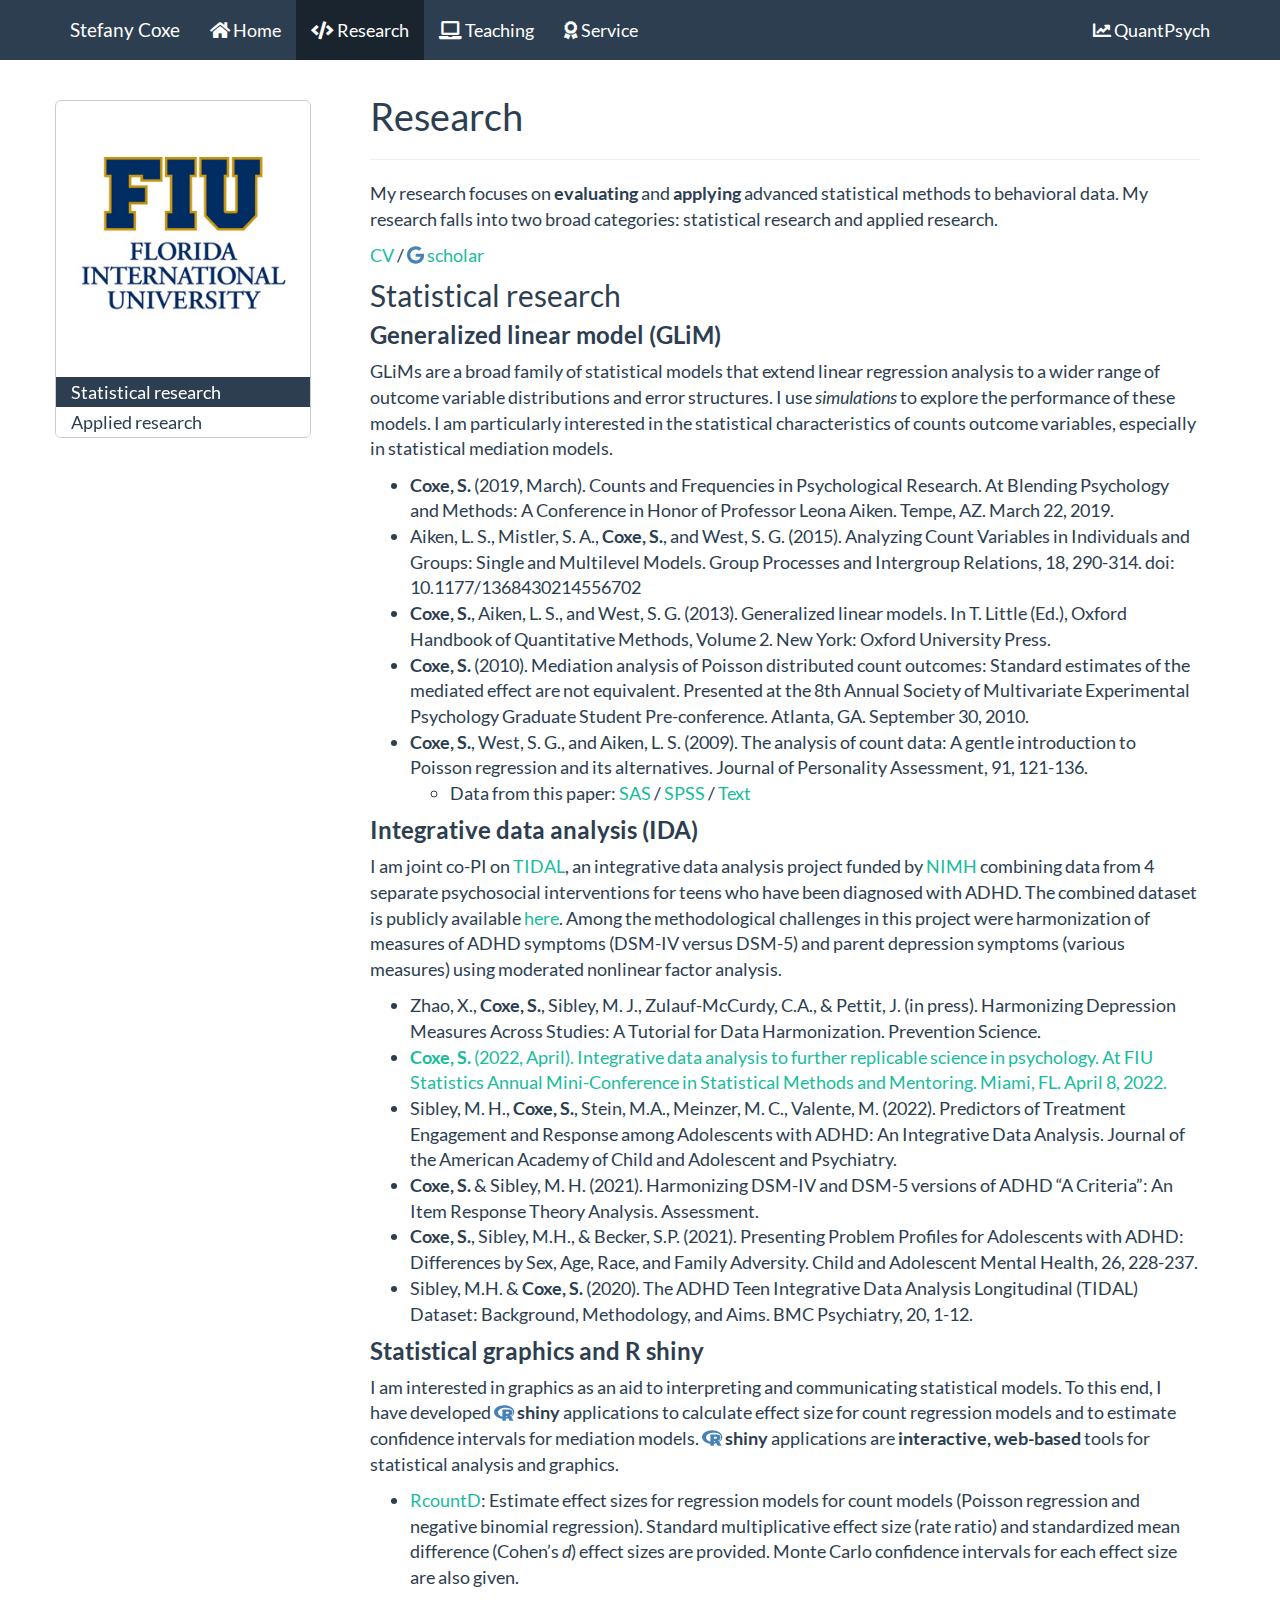
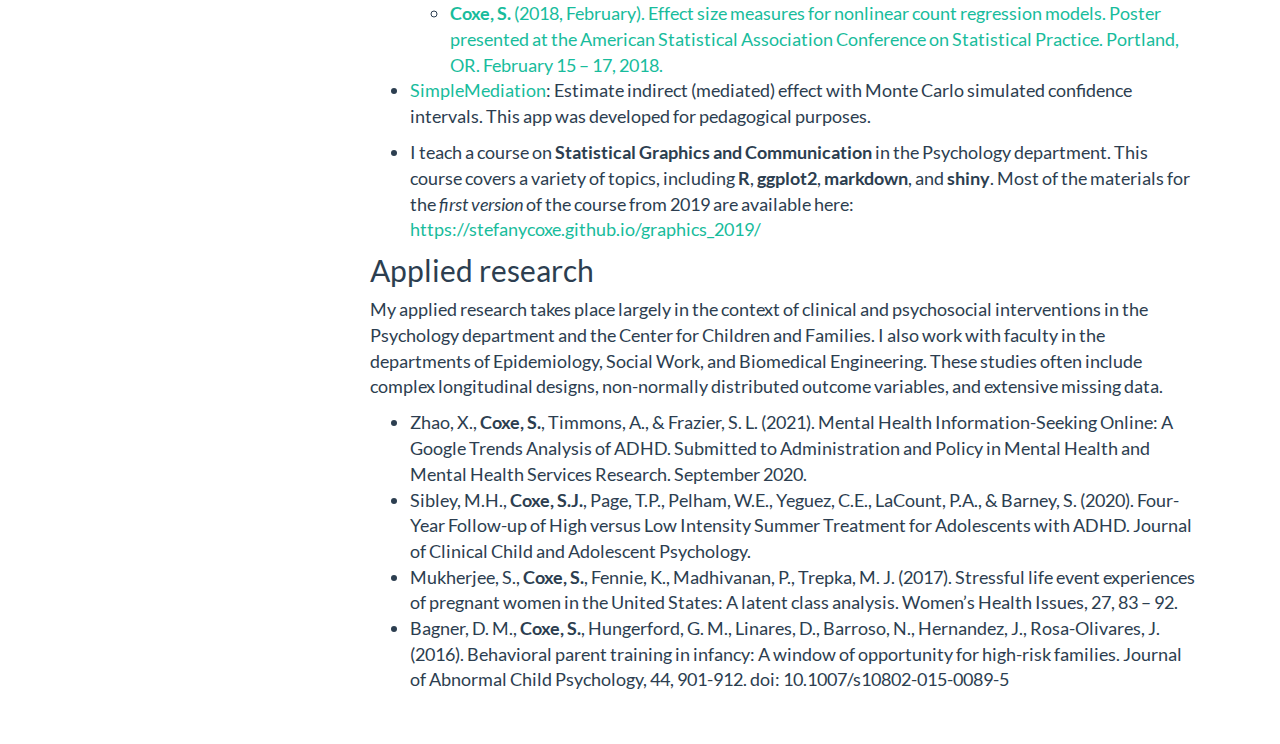
<file: research.html>
<!DOCTYPE html>

<html>

<head>

<meta charset="utf-8" />
<meta name="generator" content="pandoc" />
<meta http-equiv="X-UA-Compatible" content="IE=EDGE" />




<title>Research</title>

<script src="site_libs/header-attrs-2.14/header-attrs.js"></script>
<script src="site_libs/jquery-3.6.0/jquery-3.6.0.min.js"></script>
<meta name="viewport" content="width=device-width, initial-scale=1" />
<link href="site_libs/bootstrap-3.3.5/css/flatly.min.css" rel="stylesheet" />
<script src="site_libs/bootstrap-3.3.5/js/bootstrap.min.js"></script>
<script src="site_libs/bootstrap-3.3.5/shim/html5shiv.min.js"></script>
<script src="site_libs/bootstrap-3.3.5/shim/respond.min.js"></script>
<style>h1 {font-size: 34px;}
       h1.title {font-size: 38px;}
       h2 {font-size: 30px;}
       h3 {font-size: 24px;}
       h4 {font-size: 18px;}
       h5 {font-size: 16px;}
       h6 {font-size: 12px;}
       code {color: inherit; background-color: rgba(0, 0, 0, 0.04);}
       pre:not([class]) { background-color: white }</style>
<script src="site_libs/jqueryui-1.11.4/jquery-ui.min.js"></script>
<link href="site_libs/tocify-1.9.1/jquery.tocify.css" rel="stylesheet" />
<script src="site_libs/tocify-1.9.1/jquery.tocify.js"></script>
<script src="site_libs/navigation-1.1/tabsets.js"></script>
<link href="site_libs/highlightjs-9.12.0/default.css" rel="stylesheet" />
<script src="site_libs/highlightjs-9.12.0/highlight.js"></script>
<link href="site_libs/font-awesome-5.1.0/css/all.css" rel="stylesheet" />
<link href="site_libs/font-awesome-5.1.0/css/v4-shims.css" rel="stylesheet" />

<style type="text/css">
  code{white-space: pre-wrap;}
  span.smallcaps{font-variant: small-caps;}
  span.underline{text-decoration: underline;}
  div.column{display: inline-block; vertical-align: top; width: 50%;}
  div.hanging-indent{margin-left: 1.5em; text-indent: -1.5em;}
  ul.task-list{list-style: none;}
    </style>

<style type="text/css">code{white-space: pre;}</style>
<script type="text/javascript">
if (window.hljs) {
  hljs.configure({languages: []});
  hljs.initHighlightingOnLoad();
  if (document.readyState && document.readyState === "complete") {
    window.setTimeout(function() { hljs.initHighlighting(); }, 0);
  }
}
</script>






<link rel="stylesheet" href="style.css" type="text/css" />



<style type = "text/css">
.main-container {
  max-width: 940px;
  margin-left: auto;
  margin-right: auto;
}
img {
  max-width:100%;
}
.tabbed-pane {
  padding-top: 12px;
}
.html-widget {
  margin-bottom: 20px;
}
button.code-folding-btn:focus {
  outline: none;
}
summary {
  display: list-item;
}
details > summary > p:only-child {
  display: inline;
}
pre code {
  padding: 0;
}
</style>


<style type="text/css">
.dropdown-submenu {
  position: relative;
}
.dropdown-submenu>.dropdown-menu {
  top: 0;
  left: 100%;
  margin-top: -6px;
  margin-left: -1px;
  border-radius: 0 6px 6px 6px;
}
.dropdown-submenu:hover>.dropdown-menu {
  display: block;
}
.dropdown-submenu>a:after {
  display: block;
  content: " ";
  float: right;
  width: 0;
  height: 0;
  border-color: transparent;
  border-style: solid;
  border-width: 5px 0 5px 5px;
  border-left-color: #cccccc;
  margin-top: 5px;
  margin-right: -10px;
}
.dropdown-submenu:hover>a:after {
  border-left-color: #adb5bd;
}
.dropdown-submenu.pull-left {
  float: none;
}
.dropdown-submenu.pull-left>.dropdown-menu {
  left: -100%;
  margin-left: 10px;
  border-radius: 6px 0 6px 6px;
}
</style>

<script type="text/javascript">
// manage active state of menu based on current page
$(document).ready(function () {
  // active menu anchor
  href = window.location.pathname
  href = href.substr(href.lastIndexOf('/') + 1)
  if (href === "")
    href = "index.html";
  var menuAnchor = $('a[href="' + href + '"]');

  // mark it active
  menuAnchor.tab('show');

  // if it's got a parent navbar menu mark it active as well
  menuAnchor.closest('li.dropdown').addClass('active');

  // Navbar adjustments
  var navHeight = $(".navbar").first().height() + 15;
  var style = document.createElement('style');
  var pt = "padding-top: " + navHeight + "px; ";
  var mt = "margin-top: -" + navHeight + "px; ";
  var css = "";
  // offset scroll position for anchor links (for fixed navbar)
  for (var i = 1; i <= 6; i++) {
    css += ".section h" + i + "{ " + pt + mt + "}\n";
  }
  style.innerHTML = "body {" + pt + "padding-bottom: 40px; }\n" + css;
  document.head.appendChild(style);
});
</script>

<!-- tabsets -->

<style type="text/css">
.tabset-dropdown > .nav-tabs {
  display: inline-table;
  max-height: 500px;
  min-height: 44px;
  overflow-y: auto;
  border: 1px solid #ddd;
  border-radius: 4px;
}

.tabset-dropdown > .nav-tabs > li.active:before {
  content: "";
  font-family: 'Glyphicons Halflings';
  display: inline-block;
  padding: 10px;
  border-right: 1px solid #ddd;
}

.tabset-dropdown > .nav-tabs.nav-tabs-open > li.active:before {
  content: "&#xe258;";
  border: none;
}

.tabset-dropdown > .nav-tabs.nav-tabs-open:before {
  content: "";
  font-family: 'Glyphicons Halflings';
  display: inline-block;
  padding: 10px;
  border-right: 1px solid #ddd;
}

.tabset-dropdown > .nav-tabs > li.active {
  display: block;
}

.tabset-dropdown > .nav-tabs > li > a,
.tabset-dropdown > .nav-tabs > li > a:focus,
.tabset-dropdown > .nav-tabs > li > a:hover {
  border: none;
  display: inline-block;
  border-radius: 4px;
  background-color: transparent;
}

.tabset-dropdown > .nav-tabs.nav-tabs-open > li {
  display: block;
  float: none;
}

.tabset-dropdown > .nav-tabs > li {
  display: none;
}
</style>

<!-- code folding -->



<style type="text/css">

#TOC {
  margin: 25px 0px 20px 0px;
}
@media (max-width: 768px) {
#TOC {
  position: relative;
  width: 100%;
}
}

@media print {
.toc-content {
  /* see https://github.com/w3c/csswg-drafts/issues/4434 */
  float: right;
}
}

.toc-content {
  padding-left: 30px;
  padding-right: 40px;
}

div.main-container {
  max-width: 1200px;
}

div.tocify {
  width: 20%;
  max-width: 260px;
  max-height: 85%;
}

@media (min-width: 768px) and (max-width: 991px) {
  div.tocify {
    width: 25%;
  }
}

@media (max-width: 767px) {
  div.tocify {
    width: 100%;
    max-width: none;
  }
}

.tocify ul, .tocify li {
  line-height: 20px;
}

.tocify-subheader .tocify-item {
  font-size: 0.90em;
}

.tocify .list-group-item {
  border-radius: 0px;
}


</style>



</head>

<body>


<div class="container-fluid main-container">


<!-- setup 3col/9col grid for toc_float and main content  -->
<div class="row">
<div class="col-xs-12 col-sm-4 col-md-3">
<div id="TOC" class="tocify">
</div>
</div>

<div class="toc-content col-xs-12 col-sm-8 col-md-9">




<div class="navbar navbar-default  navbar-fixed-top" role="navigation">
  <div class="container">
    <div class="navbar-header">
      <button type="button" class="navbar-toggle collapsed" data-toggle="collapse" data-bs-toggle="collapse" data-target="#navbar" data-bs-target="#navbar">
        <span class="icon-bar"></span>
        <span class="icon-bar"></span>
        <span class="icon-bar"></span>
      </button>
      <a class="navbar-brand" href="index.html">Stefany Coxe</a>
    </div>
    <div id="navbar" class="navbar-collapse collapse">
      <ul class="nav navbar-nav">
        <li>
  <a href="index.html">
    <span class="fa fa-home"></span>
     
    Home
  </a>
</li>
<li>
  <a href="research.html">
    <span class="fa fa-code"></span>
     
    Research
  </a>
</li>
<li>
  <a href="teaching.html">
    <span class="fa fa-laptop"></span>
     
    Teaching
  </a>
</li>
<li>
  <a href="service.html">
    <span class="fa fa-award"></span>
     
    Service
  </a>
</li>
      </ul>
      <ul class="nav navbar-nav navbar-right">
        <li>
  <a href="quant.html">
    <span class="fa fa-line-chart"></span>
     
    QuantPsych
  </a>
</li>
      </ul>
    </div><!--/.nav-collapse -->
  </div><!--/.container -->
</div><!--/.navbar -->

<div id="header">



<h1 class="title toc-ignore">Research</h1>

</div>


<hr />
<p>My research focuses on <strong>evaluating</strong> and
<strong>applying</strong> advanced statistical methods to behavioral
data. My research falls into two broad categories: statistical research
and applied research.</p>
<p><a href="files/Coxe_CV%20100921.pdf">CV</a> / <a
href="https://scholar.google.com/citations?user=fZEA0AkAAAAJ"><svg aria-hidden="true" role="img" viewBox="0 0 488 512" style="height:1em;width:0.95em;vertical-align:-0.125em;margin-left:auto;margin-right:auto;font-size:inherit;fill:steelblue;overflow:visible;position:relative;"><path d="M488 261.8C488 403.3 391.1 504 248 504 110.8 504 0 393.2 0 256S110.8 8 248 8c66.8 0 123 24.5 166.3 64.9l-67.5 64.9C258.5 52.6 94.3 116.6 94.3 256c0 86.5 69.1 156.6 153.7 156.6 98.2 0 135-70.4 140.8-106.9H248v-85.3h236.1c2.3 12.7 3.9 24.9 3.9 41.4z"/></svg>
scholar</a></p>
<div id="statistical-research" class="section level2">
<h2>Statistical research</h2>
<div id="generalized-linear-model-glim" class="section level3">
<h3><strong>Generalized linear model (GLiM)</strong></h3>
<p>GLiMs are a broad family of statistical models that extend linear
regression analysis to a wider range of outcome variable distributions
and error structures. I use <em>simulations</em> to explore the
performance of these models. I am particularly interested in the
statistical characteristics of counts outcome variables, especially in
statistical mediation models.</p>
<ul>
<li><strong>Coxe, S.</strong> (2019, March). Counts and Frequencies in
Psychological Research. At Blending Psychology and Methods: A Conference
in Honor of Professor Leona Aiken. Tempe, AZ. March 22, 2019.</li>
<li>Aiken, L. S., Mistler, S. A., <strong>Coxe, S.</strong>, and West,
S. G. (2015). Analyzing Count Variables in Individuals and Groups:
Single and Multilevel Models. Group Processes and Intergroup Relations,
18, 290-314. doi: 10.1177/1368430214556702</li>
<li><strong>Coxe, S.</strong>, Aiken, L. S., and West, S. G. (2013).
Generalized linear models. In T. Little (Ed.), Oxford Handbook of
Quantitative Methods, Volume 2. New York: Oxford University Press.</li>
<li><strong>Coxe, S.</strong> (2010). Mediation analysis of Poisson
distributed count outcomes: Standard estimates of the mediated effect
are not equivalent. Presented at the 8th Annual Society of Multivariate
Experimental Psychology Graduate Student Pre-conference. Atlanta, GA.
September 30, 2010.</li>
<li><strong>Coxe, S.</strong>, West, S. G., and Aiken, L. S. (2009). The
analysis of count data: A gentle introduction to Poisson regression and
its alternatives. Journal of Personality Assessment, 91, 121-136.
<ul>
<li>Data from this paper: <a href="files/jpapoisson.sas7bdat">SAS</a> /
<a href="files/jpapoisson.sav">SPSS</a> / <a
href="files/jpapoisson.txt">Text</a></li>
</ul></li>
</ul>
</div>
<div id="integrative-data-analysis-ida" class="section level3">
<h3><strong>Integrative data analysis (IDA)</strong></h3>
<p>I am joint co-PI on <a
href="https://doi.org/10.1186/s12888-020-02734-6">TIDAL</a>, an
integrative data analysis project funded by <a
href="https://reporter.nih.gov/project-details/9509965">NIMH</a>
combining data from 4 separate psychosocial interventions for teens who
have been diagnosed with ADHD. The combined dataset is publicly
available <a
href="https://nda.nih.gov/data_structure.html?short_name=tidal01">here</a>.
Among the methodological challenges in this project were harmonization
of measures of ADHD symptoms (DSM-IV versus DSM-5) and parent depression
symptoms (various measures) using moderated nonlinear factor
analysis.</p>
<ul>
<li>Zhao, X., <strong>Coxe, S.</strong>, Sibley, M. J., Zulauf-McCurdy,
C.A., &amp; Pettit, J. (in press). Harmonizing Depression Measures
Across Studies: A Tutorial for Data Harmonization. Prevention
Science.<br />
</li>
<li><a href="files/Coxe_Stats_040822.html"><strong>Coxe, S.</strong>
(2022, April). Integrative data analysis to further replicable science
in psychology. At FIU Statistics Annual Mini-Conference in Statistical
Methods and Mentoring. Miami, FL. April 8, 2022.</a><br />
</li>
<li>Sibley, M. H., <strong>Coxe, S.</strong>, Stein, M.A., Meinzer, M.
C., Valente, M. (2022). Predictors of Treatment Engagement and Response
among Adolescents with ADHD: An Integrative Data Analysis. Journal of
the American Academy of Child and Adolescent and Psychiatry.</li>
<li><strong>Coxe, S.</strong> &amp; Sibley, M. H. (2021). Harmonizing
DSM-IV and DSM-5 versions of ADHD “A Criteria”: An Item Response Theory
Analysis. Assessment.</li>
<li><strong>Coxe, S.</strong>, Sibley, M.H., &amp; Becker, S.P. (2021).
Presenting Problem Profiles for Adolescents with ADHD: Differences by
Sex, Age, Race, and Family Adversity. Child and Adolescent Mental
Health, 26, 228-237.</li>
<li>Sibley, M.H. &amp; <strong>Coxe, S.</strong> (2020). The ADHD Teen
Integrative Data Analysis Longitudinal (TIDAL) Dataset: Background,
Methodology, and Aims. BMC Psychiatry, 20, 1-12.</li>
</ul>
</div>
<div id="statistical-graphics-and-r-shiny" class="section level3">
<h3><strong>Statistical graphics and R shiny</strong></h3>
<p>I am interested in graphics as an aid to interpreting and
communicating statistical models. To this end, I have developed
<svg aria-hidden="true" role="img" viewBox="0 0 581 512" style="height:1em;width:1.13em;vertical-align:-0.125em;margin-left:auto;margin-right:auto;font-size:inherit;fill:steelblue;overflow:visible;position:relative;"><path d="M581 226.6C581 119.1 450.9 32 290.5 32S0 119.1 0 226.6C0 322.4 103.3 402 239.4 418.1V480h99.1v-61.5c24.3-2.7 47.6-7.4 69.4-13.9L448 480h112l-67.4-113.7c54.5-35.4 88.4-84.9 88.4-139.7zm-466.8 14.5c0-73.5 98.9-133 220.8-133s211.9 40.7 211.9 133c0 50.1-26.5 85-70.3 106.4-2.4-1.6-4.7-2.9-6.4-3.7-10.2-5.2-27.8-10.5-27.8-10.5s86.6-6.4 86.6-92.7-90.6-87.9-90.6-87.9h-199V361c-74.1-21.5-125.2-67.1-125.2-119.9zm225.1 38.3v-55.6c57.8 0 87.8-6.8 87.8 27.3 0 36.5-38.2 28.3-87.8 28.3zm-.9 72.5H365c10.8 0 18.9 11.7 24 19.2-16.1 1.9-33 2.8-50.6 2.9v-22.1z"/></svg>
<strong>shiny</strong> applications to calculate effect size for count
regression models and to estimate confidence intervals for mediation
models.
<svg aria-hidden="true" role="img" viewBox="0 0 581 512" style="height:1em;width:1.13em;vertical-align:-0.125em;margin-left:auto;margin-right:auto;font-size:inherit;fill:steelblue;overflow:visible;position:relative;"><path d="M581 226.6C581 119.1 450.9 32 290.5 32S0 119.1 0 226.6C0 322.4 103.3 402 239.4 418.1V480h99.1v-61.5c24.3-2.7 47.6-7.4 69.4-13.9L448 480h112l-67.4-113.7c54.5-35.4 88.4-84.9 88.4-139.7zm-466.8 14.5c0-73.5 98.9-133 220.8-133s211.9 40.7 211.9 133c0 50.1-26.5 85-70.3 106.4-2.4-1.6-4.7-2.9-6.4-3.7-10.2-5.2-27.8-10.5-27.8-10.5s86.6-6.4 86.6-92.7-90.6-87.9-90.6-87.9h-199V361c-74.1-21.5-125.2-67.1-125.2-119.9zm225.1 38.3v-55.6c57.8 0 87.8-6.8 87.8 27.3 0 36.5-38.2 28.3-87.8 28.3zm-.9 72.5H365c10.8 0 18.9 11.7 24 19.2-16.1 1.9-33 2.8-50.6 2.9v-22.1z"/></svg>
<strong>shiny</strong> applications are <strong>interactive,
web-based</strong> tools for statistical analysis and graphics.</p>
<ul>
<li><p><a href="https://stefany.shinyapps.io/RcountD/">RcountD</a>:
Estimate effect sizes for regression models for count models (Poisson
regression and negative binomial regression). Standard multiplicative
effect size (rate ratio) and standardized mean difference (Cohen’s
<em>d</em>) effect sizes are provided. Monte Carlo confidence intervals
for each effect size are also given.</p>
<ul>
<li><a href="files/Coxe%20ASA%20CSP%20020618.pdf"><strong>Coxe,
S.</strong> (2018, February). Effect size measures for nonlinear count
regression models. Poster presented at the American Statistical
Association Conference on Statistical Practice. Portland, OR. February
15 – 17, 2018.</a></li>
</ul></li>
<li><p><a
href="https://stefany.shinyapps.io/SimpleMediation/">SimpleMediation</a>:
Estimate indirect (mediated) effect with Monte Carlo simulated
confidence intervals. This app was developed for pedagogical
purposes.</p></li>
<li><p>I teach a course on <strong>Statistical Graphics and
Communication</strong> in the Psychology department. This course covers
a variety of topics, including <strong>R</strong>,
<strong>ggplot2</strong>, <strong>markdown</strong>, and
<strong>shiny</strong>. Most of the materials for the <em>first
version</em> of the course from 2019 are available here: <a
href="https://stefanycoxe.github.io/graphics_2019/">https://stefanycoxe.github.io/graphics_2019/</a></p></li>
</ul>
</div>
</div>
<div id="applied-research" class="section level2">
<h2>Applied research</h2>
<p>My applied research takes place largely in the context of clinical
and psychosocial interventions in the Psychology department and the
Center for Children and Families. I also work with faculty in the
departments of Epidemiology, Social Work, and Biomedical Engineering.
These studies often include complex longitudinal designs, non-normally
distributed outcome variables, and extensive missing data.</p>
<ul>
<li>Zhao, X., <strong>Coxe, S.</strong>, Timmons, A., &amp; Frazier, S.
L. (2021). Mental Health Information-Seeking Online: A Google Trends
Analysis of ADHD. Submitted to Administration and Policy in Mental
Health and Mental Health Services Research. September 2020.</li>
<li>Sibley, M.H., <strong>Coxe, S.J.</strong>, Page, T.P., Pelham, W.E.,
Yeguez, C.E., LaCount, P.A., &amp; Barney, S. (2020). Four-Year
Follow-up of High versus Low Intensity Summer Treatment for Adolescents
with ADHD. Journal of Clinical Child and Adolescent Psychology.</li>
<li>Mukherjee, S., <strong>Coxe, S.</strong>, Fennie, K., Madhivanan,
P., Trepka, M. J. (2017). Stressful life event experiences of pregnant
women in the United States: A latent class analysis. Women’s Health
Issues, 27, 83 – 92.</li>
<li>Bagner, D. M., <strong>Coxe, S.</strong>, Hungerford, G. M.,
Linares, D., Barroso, N., Hernandez, J., Rosa-Olivares, J. (2016).
Behavioral parent training in infancy: A window of opportunity for
high-risk families. Journal of Abnormal Child Psychology, 44, 901-912.
doi: 10.1007/s10802-015-0089-5</li>
</ul>
</div>



</div>
</div>

</div>

<script>

// add bootstrap table styles to pandoc tables
function bootstrapStylePandocTables() {
  $('tr.odd').parent('tbody').parent('table').addClass('table table-condensed');
}
$(document).ready(function () {
  bootstrapStylePandocTables();
});


</script>

<!-- tabsets -->

<script>
$(document).ready(function () {
  window.buildTabsets("TOC");
});

$(document).ready(function () {
  $('.tabset-dropdown > .nav-tabs > li').click(function () {
    $(this).parent().toggleClass('nav-tabs-open');
  });
});
</script>

<!-- code folding -->

<script>
$(document).ready(function ()  {

    // temporarily add toc-ignore selector to headers for the consistency with Pandoc
    $('.unlisted.unnumbered').addClass('toc-ignore')

    // move toc-ignore selectors from section div to header
    $('div.section.toc-ignore')
        .removeClass('toc-ignore')
        .children('h1,h2,h3,h4,h5').addClass('toc-ignore');

    // establish options
    var options = {
      selectors: "h1,h2,h3",
      theme: "bootstrap3",
      context: '.toc-content',
      hashGenerator: function (text) {
        return text.replace(/[.\\/?&!#<>]/g, '').replace(/\s/g, '_');
      },
      ignoreSelector: ".toc-ignore",
      scrollTo: 0
    };
    options.showAndHide = true;
    options.smoothScroll = true;

    // tocify
    var toc = $("#TOC").tocify(options).data("toc-tocify");
});
</script>

<!-- dynamically load mathjax for compatibility with self-contained -->
<script>
  (function () {
    var script = document.createElement("script");
    script.type = "text/javascript";
    script.src  = "https://mathjax.rstudio.com/latest/MathJax.js?config=TeX-AMS-MML_HTMLorMML";
    document.getElementsByTagName("head")[0].appendChild(script);
  })();
</script>

</body>
</html>
</file>
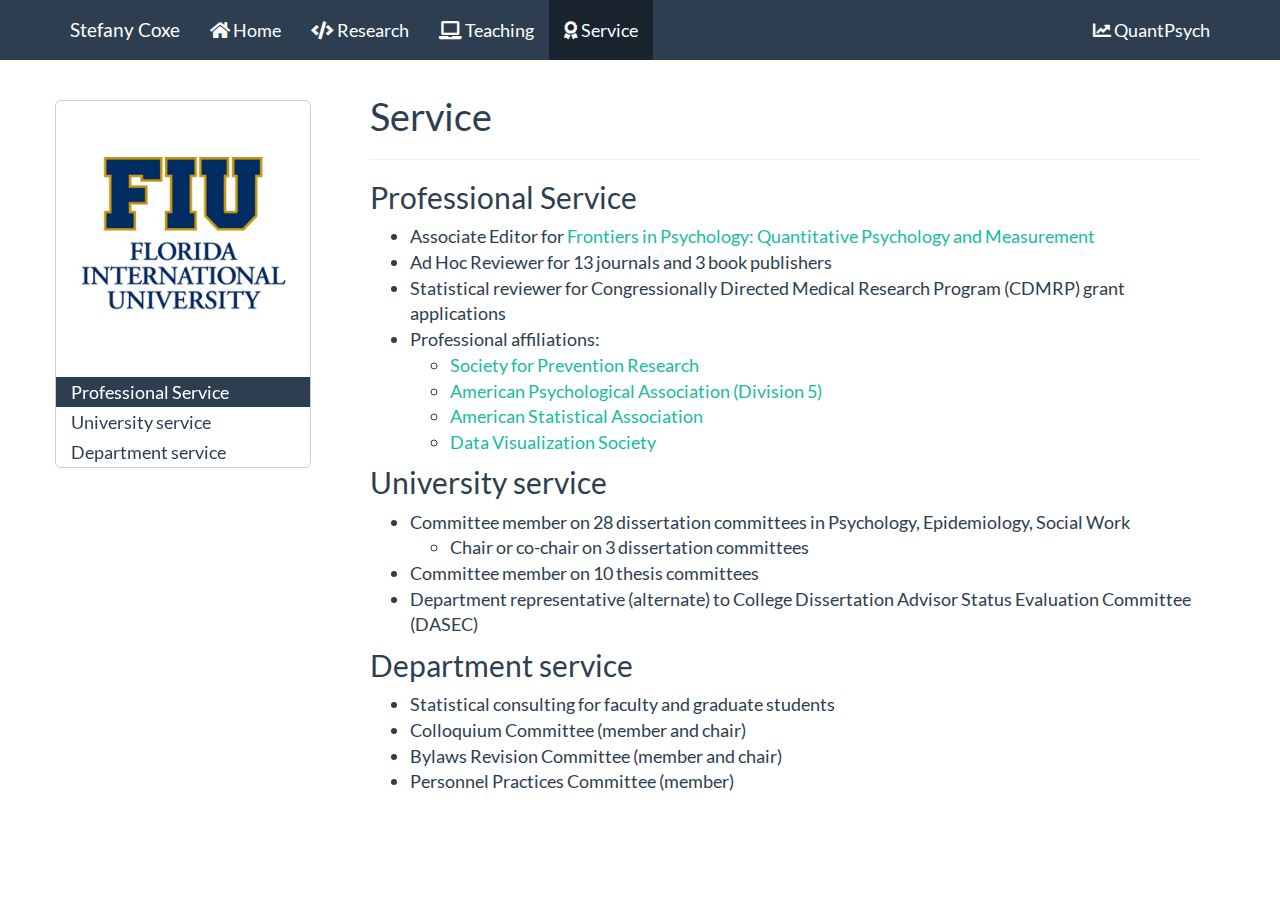
<file: service.html>
<!DOCTYPE html>

<html>

<head>

<meta charset="utf-8" />
<meta name="generator" content="pandoc" />
<meta http-equiv="X-UA-Compatible" content="IE=EDGE" />




<title>Service</title>

<script src="site_libs/header-attrs-2.18/header-attrs.js"></script>
<script src="site_libs/jquery-3.6.0/jquery-3.6.0.min.js"></script>
<meta name="viewport" content="width=device-width, initial-scale=1" />
<link href="site_libs/bootstrap-3.3.5/css/flatly.min.css" rel="stylesheet" />
<script src="site_libs/bootstrap-3.3.5/js/bootstrap.min.js"></script>
<script src="site_libs/bootstrap-3.3.5/shim/html5shiv.min.js"></script>
<script src="site_libs/bootstrap-3.3.5/shim/respond.min.js"></script>
<style>h1 {font-size: 34px;}
       h1.title {font-size: 38px;}
       h2 {font-size: 30px;}
       h3 {font-size: 24px;}
       h4 {font-size: 18px;}
       h5 {font-size: 16px;}
       h6 {font-size: 12px;}
       code {color: inherit; background-color: rgba(0, 0, 0, 0.04);}
       pre:not([class]) { background-color: white }</style>
<script src="site_libs/jqueryui-1.11.4/jquery-ui.min.js"></script>
<link href="site_libs/tocify-1.9.1/jquery.tocify.css" rel="stylesheet" />
<script src="site_libs/tocify-1.9.1/jquery.tocify.js"></script>
<script src="site_libs/navigation-1.1/tabsets.js"></script>
<link href="site_libs/highlightjs-9.12.0/default.css" rel="stylesheet" />
<script src="site_libs/highlightjs-9.12.0/highlight.js"></script>
<link href="site_libs/font-awesome-5.1.0/css/all.css" rel="stylesheet" />
<link href="site_libs/font-awesome-5.1.0/css/v4-shims.css" rel="stylesheet" />

<style type="text/css">
  code{white-space: pre-wrap;}
  span.smallcaps{font-variant: small-caps;}
  span.underline{text-decoration: underline;}
  div.column{display: inline-block; vertical-align: top; width: 50%;}
  div.hanging-indent{margin-left: 1.5em; text-indent: -1.5em;}
  ul.task-list{list-style: none;}
    </style>

<style type="text/css">code{white-space: pre;}</style>
<script type="text/javascript">
if (window.hljs) {
  hljs.configure({languages: []});
  hljs.initHighlightingOnLoad();
  if (document.readyState && document.readyState === "complete") {
    window.setTimeout(function() { hljs.initHighlighting(); }, 0);
  }
}
</script>






<link rel="stylesheet" href="style.css" type="text/css" />



<style type = "text/css">
.main-container {
  max-width: 940px;
  margin-left: auto;
  margin-right: auto;
}
img {
  max-width:100%;
}
.tabbed-pane {
  padding-top: 12px;
}
.html-widget {
  margin-bottom: 20px;
}
button.code-folding-btn:focus {
  outline: none;
}
summary {
  display: list-item;
}
details > summary > p:only-child {
  display: inline;
}
pre code {
  padding: 0;
}
</style>


<style type="text/css">
.dropdown-submenu {
  position: relative;
}
.dropdown-submenu>.dropdown-menu {
  top: 0;
  left: 100%;
  margin-top: -6px;
  margin-left: -1px;
  border-radius: 0 6px 6px 6px;
}
.dropdown-submenu:hover>.dropdown-menu {
  display: block;
}
.dropdown-submenu>a:after {
  display: block;
  content: " ";
  float: right;
  width: 0;
  height: 0;
  border-color: transparent;
  border-style: solid;
  border-width: 5px 0 5px 5px;
  border-left-color: #cccccc;
  margin-top: 5px;
  margin-right: -10px;
}
.dropdown-submenu:hover>a:after {
  border-left-color: #adb5bd;
}
.dropdown-submenu.pull-left {
  float: none;
}
.dropdown-submenu.pull-left>.dropdown-menu {
  left: -100%;
  margin-left: 10px;
  border-radius: 6px 0 6px 6px;
}
</style>

<script type="text/javascript">
// manage active state of menu based on current page
$(document).ready(function () {
  // active menu anchor
  href = window.location.pathname
  href = href.substr(href.lastIndexOf('/') + 1)
  if (href === "")
    href = "index.html";
  var menuAnchor = $('a[href="' + href + '"]');

  // mark the anchor link active (and if it's in a dropdown, also mark that active)
  var dropdown = menuAnchor.closest('li.dropdown');
  if (window.bootstrap) { // Bootstrap 4+
    menuAnchor.addClass('active');
    dropdown.find('> .dropdown-toggle').addClass('active');
  } else { // Bootstrap 3
    menuAnchor.parent().addClass('active');
    dropdown.addClass('active');
  }

  // Navbar adjustments
  var navHeight = $(".navbar").first().height() + 15;
  var style = document.createElement('style');
  var pt = "padding-top: " + navHeight + "px; ";
  var mt = "margin-top: -" + navHeight + "px; ";
  var css = "";
  // offset scroll position for anchor links (for fixed navbar)
  for (var i = 1; i <= 6; i++) {
    css += ".section h" + i + "{ " + pt + mt + "}\n";
  }
  style.innerHTML = "body {" + pt + "padding-bottom: 40px; }\n" + css;
  document.head.appendChild(style);
});
</script>

<!-- tabsets -->

<style type="text/css">
.tabset-dropdown > .nav-tabs {
  display: inline-table;
  max-height: 500px;
  min-height: 44px;
  overflow-y: auto;
  border: 1px solid #ddd;
  border-radius: 4px;
}

.tabset-dropdown > .nav-tabs > li.active:before, .tabset-dropdown > .nav-tabs.nav-tabs-open:before {
  content: "\e259";
  font-family: 'Glyphicons Halflings';
  display: inline-block;
  padding: 10px;
  border-right: 1px solid #ddd;
}

.tabset-dropdown > .nav-tabs.nav-tabs-open > li.active:before {
  content: "\e258";
  font-family: 'Glyphicons Halflings';
  border: none;
}

.tabset-dropdown > .nav-tabs > li.active {
  display: block;
}

.tabset-dropdown > .nav-tabs > li > a,
.tabset-dropdown > .nav-tabs > li > a:focus,
.tabset-dropdown > .nav-tabs > li > a:hover {
  border: none;
  display: inline-block;
  border-radius: 4px;
  background-color: transparent;
}

.tabset-dropdown > .nav-tabs.nav-tabs-open > li {
  display: block;
  float: none;
}

.tabset-dropdown > .nav-tabs > li {
  display: none;
}
</style>

<!-- code folding -->



<style type="text/css">

#TOC {
  margin: 25px 0px 20px 0px;
}
@media (max-width: 768px) {
#TOC {
  position: relative;
  width: 100%;
}
}

@media print {
.toc-content {
  /* see https://github.com/w3c/csswg-drafts/issues/4434 */
  float: right;
}
}

.toc-content {
  padding-left: 30px;
  padding-right: 40px;
}

div.main-container {
  max-width: 1200px;
}

div.tocify {
  width: 20%;
  max-width: 260px;
  max-height: 85%;
}

@media (min-width: 768px) and (max-width: 991px) {
  div.tocify {
    width: 25%;
  }
}

@media (max-width: 767px) {
  div.tocify {
    width: 100%;
    max-width: none;
  }
}

.tocify ul, .tocify li {
  line-height: 20px;
}

.tocify-subheader .tocify-item {
  font-size: 0.90em;
}

.tocify .list-group-item {
  border-radius: 0px;
}


</style>



</head>

<body>


<div class="container-fluid main-container">


<!-- setup 3col/9col grid for toc_float and main content  -->
<div class="row">
<div class="col-xs-12 col-sm-4 col-md-3">
<div id="TOC" class="tocify">
</div>
</div>

<div class="toc-content col-xs-12 col-sm-8 col-md-9">




<div class="navbar navbar-default  navbar-fixed-top" role="navigation">
  <div class="container">
    <div class="navbar-header">
      <button type="button" class="navbar-toggle collapsed" data-toggle="collapse" data-bs-toggle="collapse" data-target="#navbar" data-bs-target="#navbar">
        <span class="icon-bar"></span>
        <span class="icon-bar"></span>
        <span class="icon-bar"></span>
      </button>
      <a class="navbar-brand" href="index.html">Stefany Coxe</a>
    </div>
    <div id="navbar" class="navbar-collapse collapse">
      <ul class="nav navbar-nav">
        <li>
  <a href="index.html">
    <span class="fa fa-home"></span>
     
    Home
  </a>
</li>
<li>
  <a href="research.html">
    <span class="fa fa-code"></span>
     
    Research
  </a>
</li>
<li>
  <a href="teaching.html">
    <span class="fa fa-laptop"></span>
     
    Teaching
  </a>
</li>
<li>
  <a href="service.html">
    <span class="fa fa-award"></span>
     
    Service
  </a>
</li>
      </ul>
      <ul class="nav navbar-nav navbar-right">
        <li>
  <a href="quant.html">
    <span class="fa fa-line-chart"></span>
     
    QuantPsych
  </a>
</li>
      </ul>
    </div><!--/.nav-collapse -->
  </div><!--/.container -->
</div><!--/.navbar -->

<div id="header">



<h1 class="title toc-ignore">Service</h1>

</div>


<hr />
<div id="professional-service" class="section level2">
<h2>Professional Service</h2>
<ul>
<li>Associate Editor for <a
href="https://www.frontiersin.org/journals/psychology/sections/quantitative-psychology-and-measurement#">Frontiers
in Psychology: Quantitative Psychology and Measurement</a></li>
<li>Ad Hoc Reviewer for 13 journals and 3 book publishers</li>
<li>Statistical reviewer for Congressionally Directed Medical Research
Program (CDMRP) grant applications</li>
<li>Professional affiliations:
<ul>
<li><a href="https://www.preventionresearch.org/">Society for Prevention
Research</a></li>
<li><a href="https://www.apadivisions.org/division-5/index">American
Psychological Association (Division 5)</a></li>
<li><a href="https://www.amstat.org/">American Statistical
Association</a></li>
<li><a href="https://www.datavisualizationsociety.org/">Data
Visualization Society</a></li>
</ul></li>
</ul>
</div>
<div id="university-service" class="section level2">
<h2>University service</h2>
<ul>
<li>Committee member on 28 dissertation committees in Psychology,
Epidemiology, Social Work
<ul>
<li>Chair or co-chair on 3 dissertation committees</li>
</ul></li>
<li>Committee member on 10 thesis committees<br />
</li>
<li>Department representative (alternate) to College Dissertation
Advisor Status Evaluation Committee (DASEC)</li>
</ul>
</div>
<div id="department-service" class="section level2">
<h2>Department service</h2>
<ul>
<li>Statistical consulting for faculty and graduate students</li>
<li>Colloquium Committee (member and chair)</li>
<li>Bylaws Revision Committee (member and chair)<br />
</li>
<li>Personnel Practices Committee (member)</li>
</ul>
</div>



</div>
</div>

</div>

<script>

// add bootstrap table styles to pandoc tables
function bootstrapStylePandocTables() {
  $('tr.odd').parent('tbody').parent('table').addClass('table table-condensed');
}
$(document).ready(function () {
  bootstrapStylePandocTables();
});


</script>

<!-- tabsets -->

<script>
$(document).ready(function () {
  window.buildTabsets("TOC");
});

$(document).ready(function () {
  $('.tabset-dropdown > .nav-tabs > li').click(function () {
    $(this).parent().toggleClass('nav-tabs-open');
  });
});
</script>

<!-- code folding -->

<script>
$(document).ready(function ()  {

    // temporarily add toc-ignore selector to headers for the consistency with Pandoc
    $('.unlisted.unnumbered').addClass('toc-ignore')

    // move toc-ignore selectors from section div to header
    $('div.section.toc-ignore')
        .removeClass('toc-ignore')
        .children('h1,h2,h3,h4,h5').addClass('toc-ignore');

    // establish options
    var options = {
      selectors: "h1,h2,h3",
      theme: "bootstrap3",
      context: '.toc-content',
      hashGenerator: function (text) {
        return text.replace(/[.\\/?&!#<>]/g, '').replace(/\s/g, '_');
      },
      ignoreSelector: ".toc-ignore",
      scrollTo: 0
    };
    options.showAndHide = true;
    options.smoothScroll = true;

    // tocify
    var toc = $("#TOC").tocify(options).data("toc-tocify");
});
</script>

<!-- dynamically load mathjax for compatibility with self-contained -->
<script>
  (function () {
    var script = document.createElement("script");
    script.type = "text/javascript";
    script.src  = "https://mathjax.rstudio.com/latest/MathJax.js?config=TeX-AMS-MML_HTMLorMML";
    document.getElementsByTagName("head")[0].appendChild(script);
  })();
</script>

</body>
</html>
</file>
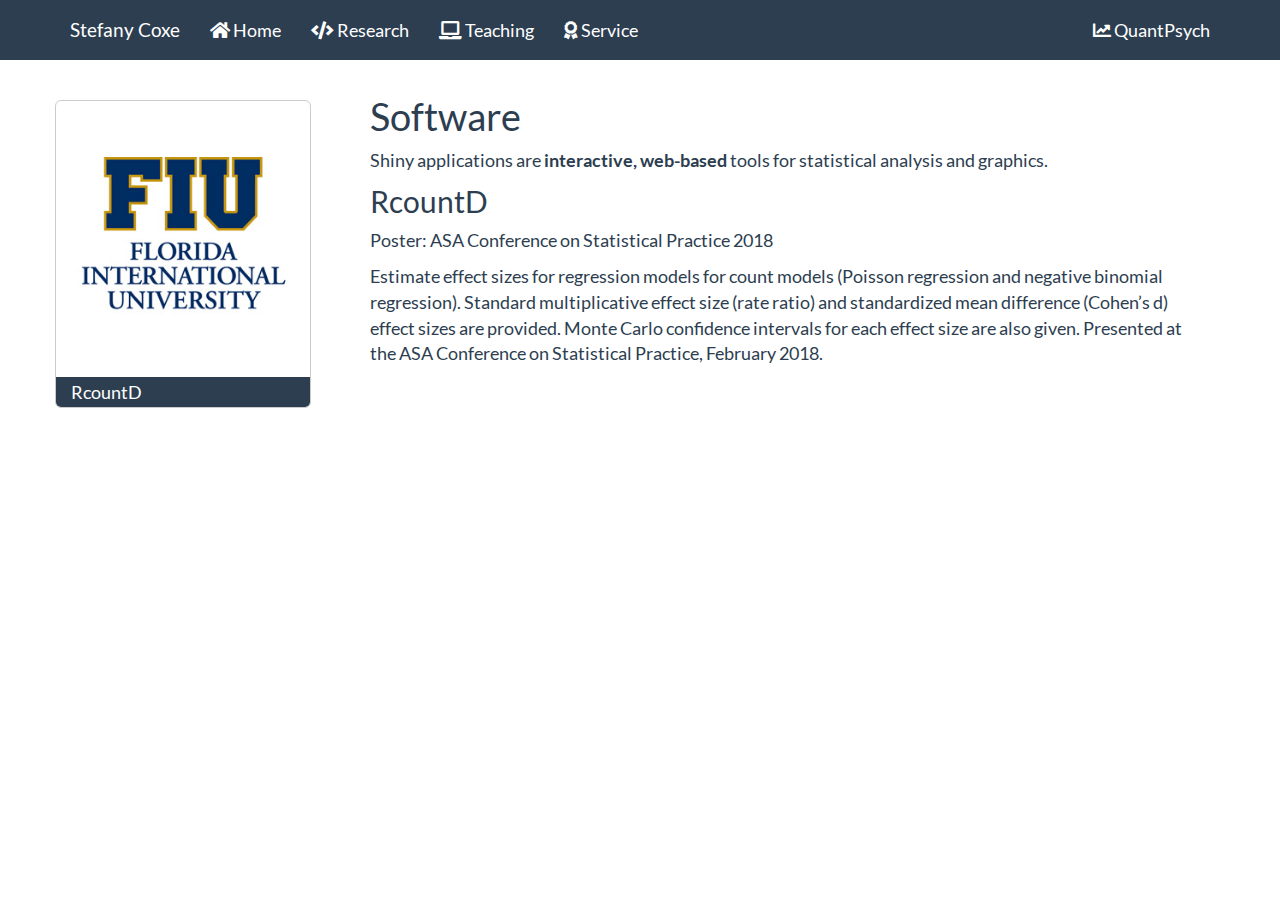
<file: software.html>
<!DOCTYPE html>

<html>

<head>

<meta charset="utf-8" />
<meta name="generator" content="pandoc" />
<meta http-equiv="X-UA-Compatible" content="IE=EDGE" />




<title>Software</title>

<script src="site_libs/header-attrs-2.13/header-attrs.js"></script>
<script src="site_libs/jquery-3.6.0/jquery-3.6.0.min.js"></script>
<meta name="viewport" content="width=device-width, initial-scale=1" />
<link href="site_libs/bootstrap-3.3.5/css/flatly.min.css" rel="stylesheet" />
<script src="site_libs/bootstrap-3.3.5/js/bootstrap.min.js"></script>
<script src="site_libs/bootstrap-3.3.5/shim/html5shiv.min.js"></script>
<script src="site_libs/bootstrap-3.3.5/shim/respond.min.js"></script>
<style>h1 {font-size: 34px;}
       h1.title {font-size: 38px;}
       h2 {font-size: 30px;}
       h3 {font-size: 24px;}
       h4 {font-size: 18px;}
       h5 {font-size: 16px;}
       h6 {font-size: 12px;}
       code {color: inherit; background-color: rgba(0, 0, 0, 0.04);}
       pre:not([class]) { background-color: white }</style>
<script src="site_libs/jqueryui-1.11.4/jquery-ui.min.js"></script>
<link href="site_libs/tocify-1.9.1/jquery.tocify.css" rel="stylesheet" />
<script src="site_libs/tocify-1.9.1/jquery.tocify.js"></script>
<script src="site_libs/navigation-1.1/tabsets.js"></script>
<link href="site_libs/highlightjs-9.12.0/default.css" rel="stylesheet" />
<script src="site_libs/highlightjs-9.12.0/highlight.js"></script>
<link href="site_libs/font-awesome-5.1.0/css/all.css" rel="stylesheet" />
<link href="site_libs/font-awesome-5.1.0/css/v4-shims.css" rel="stylesheet" />

<style type="text/css">
  code{white-space: pre-wrap;}
  span.smallcaps{font-variant: small-caps;}
  span.underline{text-decoration: underline;}
  div.column{display: inline-block; vertical-align: top; width: 50%;}
  div.hanging-indent{margin-left: 1.5em; text-indent: -1.5em;}
  ul.task-list{list-style: none;}
    </style>

<style type="text/css">code{white-space: pre;}</style>
<script type="text/javascript">
if (window.hljs) {
  hljs.configure({languages: []});
  hljs.initHighlightingOnLoad();
  if (document.readyState && document.readyState === "complete") {
    window.setTimeout(function() { hljs.initHighlighting(); }, 0);
  }
}
</script>






<link rel="stylesheet" href="style.css" type="text/css" />



<style type = "text/css">
.main-container {
  max-width: 940px;
  margin-left: auto;
  margin-right: auto;
}
img {
  max-width:100%;
}
.tabbed-pane {
  padding-top: 12px;
}
.html-widget {
  margin-bottom: 20px;
}
button.code-folding-btn:focus {
  outline: none;
}
summary {
  display: list-item;
}
details > summary > p:only-child {
  display: inline;
}
pre code {
  padding: 0;
}
</style>


<style type="text/css">
.dropdown-submenu {
  position: relative;
}
.dropdown-submenu>.dropdown-menu {
  top: 0;
  left: 100%;
  margin-top: -6px;
  margin-left: -1px;
  border-radius: 0 6px 6px 6px;
}
.dropdown-submenu:hover>.dropdown-menu {
  display: block;
}
.dropdown-submenu>a:after {
  display: block;
  content: " ";
  float: right;
  width: 0;
  height: 0;
  border-color: transparent;
  border-style: solid;
  border-width: 5px 0 5px 5px;
  border-left-color: #cccccc;
  margin-top: 5px;
  margin-right: -10px;
}
.dropdown-submenu:hover>a:after {
  border-left-color: #adb5bd;
}
.dropdown-submenu.pull-left {
  float: none;
}
.dropdown-submenu.pull-left>.dropdown-menu {
  left: -100%;
  margin-left: 10px;
  border-radius: 6px 0 6px 6px;
}
</style>

<script type="text/javascript">
// manage active state of menu based on current page
$(document).ready(function () {
  // active menu anchor
  href = window.location.pathname
  href = href.substr(href.lastIndexOf('/') + 1)
  if (href === "")
    href = "index.html";
  var menuAnchor = $('a[href="' + href + '"]');

  // mark it active
  menuAnchor.tab('show');

  // if it's got a parent navbar menu mark it active as well
  menuAnchor.closest('li.dropdown').addClass('active');

  // Navbar adjustments
  var navHeight = $(".navbar").first().height() + 15;
  var style = document.createElement('style');
  var pt = "padding-top: " + navHeight + "px; ";
  var mt = "margin-top: -" + navHeight + "px; ";
  var css = "";
  // offset scroll position for anchor links (for fixed navbar)
  for (var i = 1; i <= 6; i++) {
    css += ".section h" + i + "{ " + pt + mt + "}\n";
  }
  style.innerHTML = "body {" + pt + "padding-bottom: 40px; }\n" + css;
  document.head.appendChild(style);
});
</script>

<!-- tabsets -->

<style type="text/css">
.tabset-dropdown > .nav-tabs {
  display: inline-table;
  max-height: 500px;
  min-height: 44px;
  overflow-y: auto;
  border: 1px solid #ddd;
  border-radius: 4px;
}

.tabset-dropdown > .nav-tabs > li.active:before {
  content: "";
  font-family: 'Glyphicons Halflings';
  display: inline-block;
  padding: 10px;
  border-right: 1px solid #ddd;
}

.tabset-dropdown > .nav-tabs.nav-tabs-open > li.active:before {
  content: "&#xe258;";
  border: none;
}

.tabset-dropdown > .nav-tabs.nav-tabs-open:before {
  content: "";
  font-family: 'Glyphicons Halflings';
  display: inline-block;
  padding: 10px;
  border-right: 1px solid #ddd;
}

.tabset-dropdown > .nav-tabs > li.active {
  display: block;
}

.tabset-dropdown > .nav-tabs > li > a,
.tabset-dropdown > .nav-tabs > li > a:focus,
.tabset-dropdown > .nav-tabs > li > a:hover {
  border: none;
  display: inline-block;
  border-radius: 4px;
  background-color: transparent;
}

.tabset-dropdown > .nav-tabs.nav-tabs-open > li {
  display: block;
  float: none;
}

.tabset-dropdown > .nav-tabs > li {
  display: none;
}
</style>

<!-- code folding -->



<style type="text/css">

#TOC {
  margin: 25px 0px 20px 0px;
}
@media (max-width: 768px) {
#TOC {
  position: relative;
  width: 100%;
}
}

@media print {
.toc-content {
  /* see https://github.com/w3c/csswg-drafts/issues/4434 */
  float: right;
}
}

.toc-content {
  padding-left: 30px;
  padding-right: 40px;
}

div.main-container {
  max-width: 1200px;
}

div.tocify {
  width: 20%;
  max-width: 260px;
  max-height: 85%;
}

@media (min-width: 768px) and (max-width: 991px) {
  div.tocify {
    width: 25%;
  }
}

@media (max-width: 767px) {
  div.tocify {
    width: 100%;
    max-width: none;
  }
}

.tocify ul, .tocify li {
  line-height: 20px;
}

.tocify-subheader .tocify-item {
  font-size: 0.90em;
}

.tocify .list-group-item {
  border-radius: 0px;
}


</style>



</head>

<body>


<div class="container-fluid main-container">


<!-- setup 3col/9col grid for toc_float and main content  -->
<div class="row">
<div class="col-xs-12 col-sm-4 col-md-3">
<div id="TOC" class="tocify">
</div>
</div>

<div class="toc-content col-xs-12 col-sm-8 col-md-9">




<div class="navbar navbar-default  navbar-fixed-top" role="navigation">
  <div class="container">
    <div class="navbar-header">
      <button type="button" class="navbar-toggle collapsed" data-toggle="collapse" data-bs-toggle="collapse" data-target="#navbar" data-bs-target="#navbar">
        <span class="icon-bar"></span>
        <span class="icon-bar"></span>
        <span class="icon-bar"></span>
      </button>
      <a class="navbar-brand" href="index.html">Stefany Coxe</a>
    </div>
    <div id="navbar" class="navbar-collapse collapse">
      <ul class="nav navbar-nav">
        <li>
  <a href="index.html">
    <span class="fa fa-home"></span>
     
    Home
  </a>
</li>
<li>
  <a href="research.html">
    <span class="fa fa-code"></span>
     
    Research
  </a>
</li>
<li>
  <a href="teaching.html">
    <span class="fa fa-laptop"></span>
     
    Teaching
  </a>
</li>
<li>
  <a href="service.html">
    <span class="fa fa-award"></span>
     
    Service
  </a>
</li>
      </ul>
      <ul class="nav navbar-nav navbar-right">
        <li>
  <a href="quant.html">
    <span class="fa fa-line-chart"></span>
     
    QuantPsych
  </a>
</li>
      </ul>
    </div><!--/.nav-collapse -->
  </div><!--/.container -->
</div><!--/.navbar -->

<div id="header">



<h1 class="title toc-ignore">Software</h1>

</div>


<p>Shiny applications are <strong>interactive, web-based</strong> tools for statistical analysis and graphics.</p>
<div id="rcountd" class="section level2">
<h2>RcountD</h2>
<p>Poster: ASA Conference on Statistical Practice 2018</p>
<p>Estimate effect sizes for regression models for count models (Poisson regression and negative binomial regression). Standard multiplicative effect size (rate ratio) and standardized mean difference (Cohen’s d) effect sizes are provided. Monte Carlo confidence intervals for each effect size are also given. Presented at the ASA Conference on Statistical Practice, February 2018.</p>
</div>



</div>
</div>

</div>

<script>

// add bootstrap table styles to pandoc tables
function bootstrapStylePandocTables() {
  $('tr.odd').parent('tbody').parent('table').addClass('table table-condensed');
}
$(document).ready(function () {
  bootstrapStylePandocTables();
});


</script>

<!-- tabsets -->

<script>
$(document).ready(function () {
  window.buildTabsets("TOC");
});

$(document).ready(function () {
  $('.tabset-dropdown > .nav-tabs > li').click(function () {
    $(this).parent().toggleClass('nav-tabs-open');
  });
});
</script>

<!-- code folding -->

<script>
$(document).ready(function ()  {

    // temporarily add toc-ignore selector to headers for the consistency with Pandoc
    $('.unlisted.unnumbered').addClass('toc-ignore')

    // move toc-ignore selectors from section div to header
    $('div.section.toc-ignore')
        .removeClass('toc-ignore')
        .children('h1,h2,h3,h4,h5').addClass('toc-ignore');

    // establish options
    var options = {
      selectors: "h1,h2,h3",
      theme: "bootstrap3",
      context: '.toc-content',
      hashGenerator: function (text) {
        return text.replace(/[.\\/?&!#<>]/g, '').replace(/\s/g, '_');
      },
      ignoreSelector: ".toc-ignore",
      scrollTo: 0
    };
    options.showAndHide = true;
    options.smoothScroll = true;

    // tocify
    var toc = $("#TOC").tocify(options).data("toc-tocify");
});
</script>

<!-- dynamically load mathjax for compatibility with self-contained -->
<script>
  (function () {
    var script = document.createElement("script");
    script.type = "text/javascript";
    script.src  = "https://mathjax.rstudio.com/latest/MathJax.js?config=TeX-AMS-MML_HTMLorMML";
    document.getElementsByTagName("head")[0].appendChild(script);
  })();
</script>

</body>
</html>
</file>
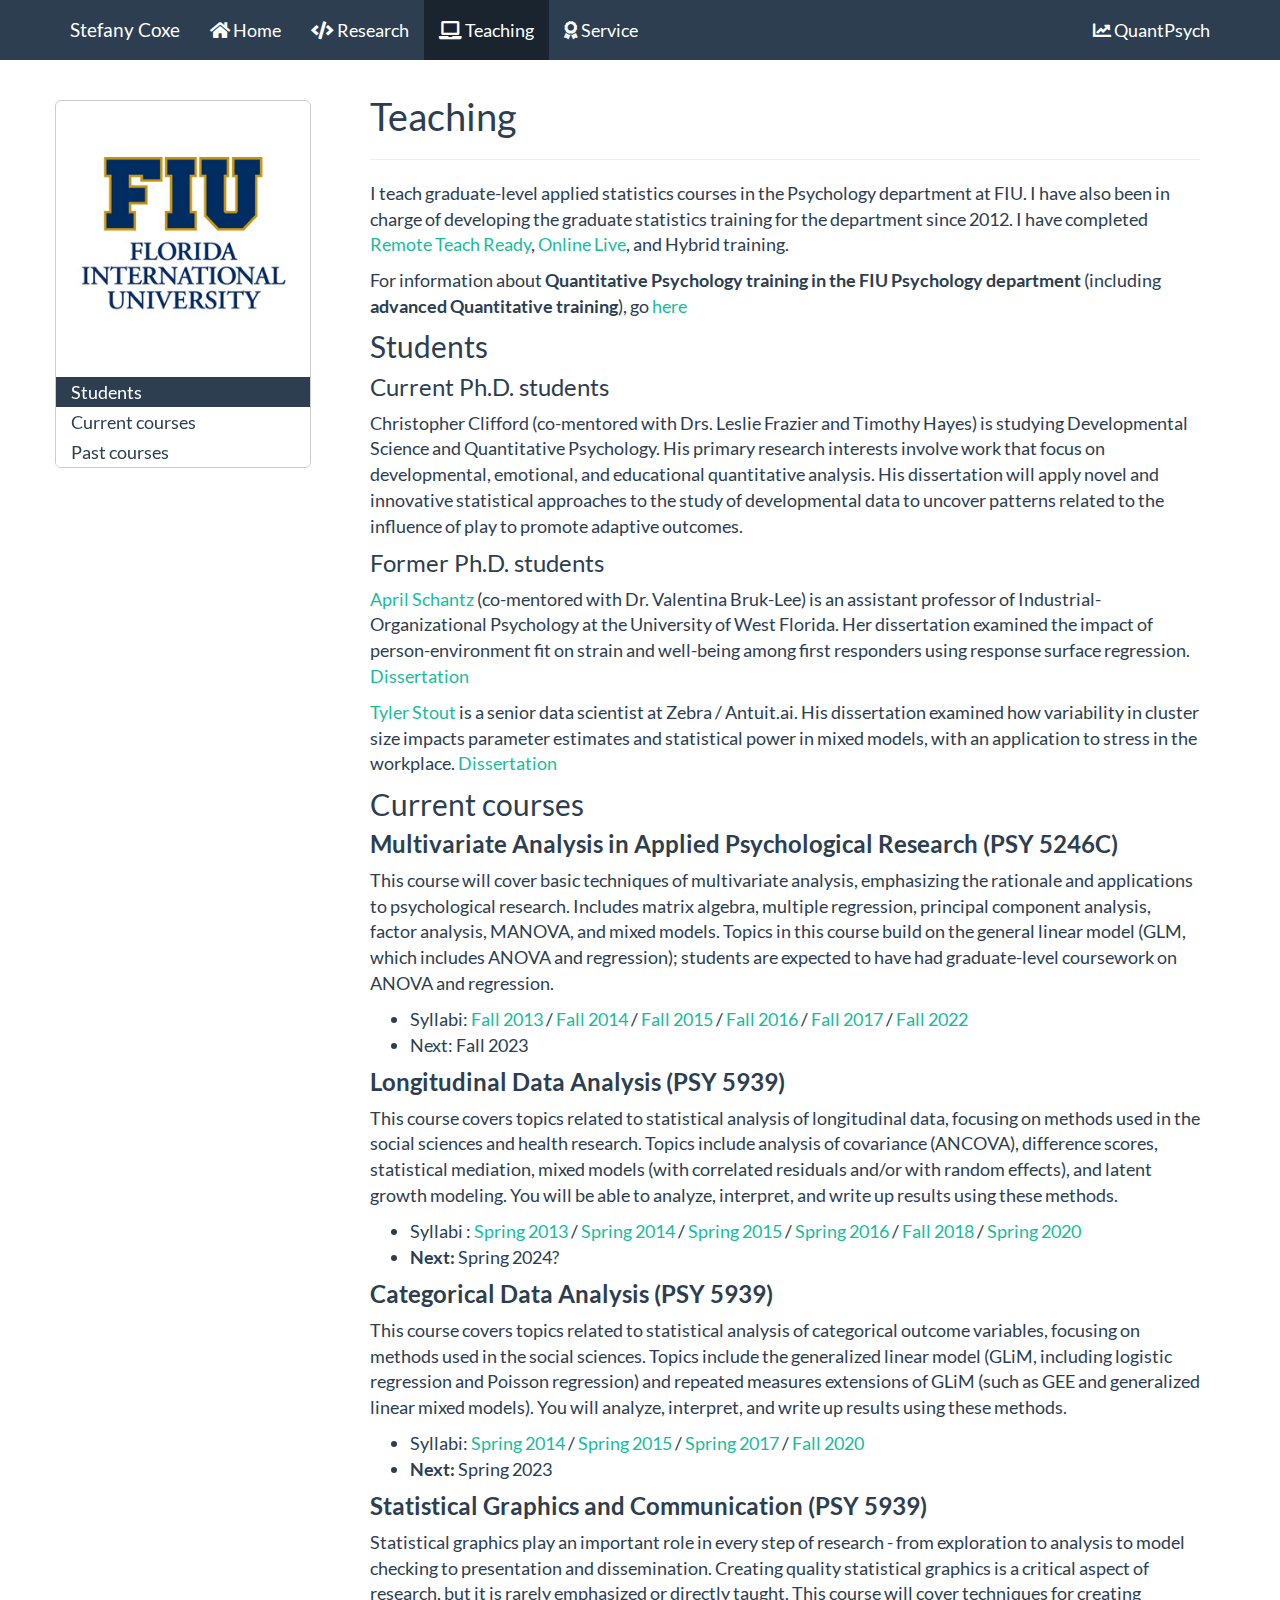
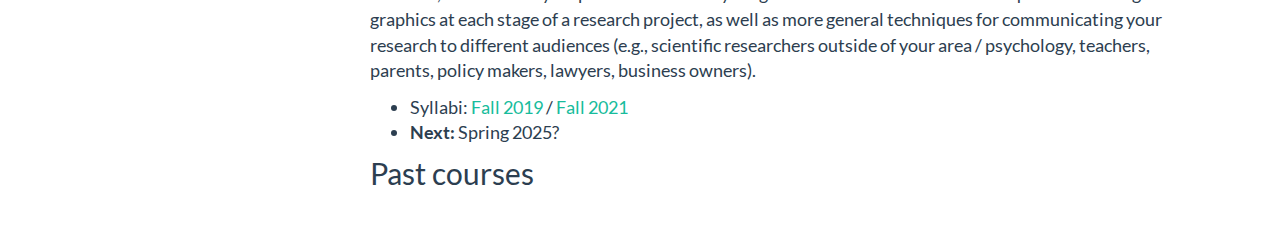
<file: teaching.html>
<!DOCTYPE html>

<html>

<head>

<meta charset="utf-8" />
<meta name="generator" content="pandoc" />
<meta http-equiv="X-UA-Compatible" content="IE=EDGE" />




<title>Teaching</title>

<script src="site_libs/header-attrs-2.19/header-attrs.js"></script>
<script src="site_libs/jquery-3.6.0/jquery-3.6.0.min.js"></script>
<meta name="viewport" content="width=device-width, initial-scale=1" />
<link href="site_libs/bootstrap-3.3.5/css/flatly.min.css" rel="stylesheet" />
<script src="site_libs/bootstrap-3.3.5/js/bootstrap.min.js"></script>
<script src="site_libs/bootstrap-3.3.5/shim/html5shiv.min.js"></script>
<script src="site_libs/bootstrap-3.3.5/shim/respond.min.js"></script>
<style>h1 {font-size: 34px;}
       h1.title {font-size: 38px;}
       h2 {font-size: 30px;}
       h3 {font-size: 24px;}
       h4 {font-size: 18px;}
       h5 {font-size: 16px;}
       h6 {font-size: 12px;}
       code {color: inherit; background-color: rgba(0, 0, 0, 0.04);}
       pre:not([class]) { background-color: white }</style>
<script src="site_libs/jqueryui-1.11.4/jquery-ui.min.js"></script>
<link href="site_libs/tocify-1.9.1/jquery.tocify.css" rel="stylesheet" />
<script src="site_libs/tocify-1.9.1/jquery.tocify.js"></script>
<script src="site_libs/navigation-1.1/tabsets.js"></script>
<link href="site_libs/highlightjs-9.12.0/default.css" rel="stylesheet" />
<script src="site_libs/highlightjs-9.12.0/highlight.js"></script>
<link href="site_libs/font-awesome-5.1.0/css/all.css" rel="stylesheet" />
<link href="site_libs/font-awesome-5.1.0/css/v4-shims.css" rel="stylesheet" />

<style type="text/css">
  code{white-space: pre-wrap;}
  span.smallcaps{font-variant: small-caps;}
  span.underline{text-decoration: underline;}
  div.column{display: inline-block; vertical-align: top; width: 50%;}
  div.hanging-indent{margin-left: 1.5em; text-indent: -1.5em;}
  ul.task-list{list-style: none;}
    </style>

<style type="text/css">code{white-space: pre;}</style>
<script type="text/javascript">
if (window.hljs) {
  hljs.configure({languages: []});
  hljs.initHighlightingOnLoad();
  if (document.readyState && document.readyState === "complete") {
    window.setTimeout(function() { hljs.initHighlighting(); }, 0);
  }
}
</script>






<link rel="stylesheet" href="style.css" type="text/css" />



<style type = "text/css">
.main-container {
  max-width: 940px;
  margin-left: auto;
  margin-right: auto;
}
img {
  max-width:100%;
}
.tabbed-pane {
  padding-top: 12px;
}
.html-widget {
  margin-bottom: 20px;
}
button.code-folding-btn:focus {
  outline: none;
}
summary {
  display: list-item;
}
details > summary > p:only-child {
  display: inline;
}
pre code {
  padding: 0;
}
</style>


<style type="text/css">
.dropdown-submenu {
  position: relative;
}
.dropdown-submenu>.dropdown-menu {
  top: 0;
  left: 100%;
  margin-top: -6px;
  margin-left: -1px;
  border-radius: 0 6px 6px 6px;
}
.dropdown-submenu:hover>.dropdown-menu {
  display: block;
}
.dropdown-submenu>a:after {
  display: block;
  content: " ";
  float: right;
  width: 0;
  height: 0;
  border-color: transparent;
  border-style: solid;
  border-width: 5px 0 5px 5px;
  border-left-color: #cccccc;
  margin-top: 5px;
  margin-right: -10px;
}
.dropdown-submenu:hover>a:after {
  border-left-color: #adb5bd;
}
.dropdown-submenu.pull-left {
  float: none;
}
.dropdown-submenu.pull-left>.dropdown-menu {
  left: -100%;
  margin-left: 10px;
  border-radius: 6px 0 6px 6px;
}
</style>

<script type="text/javascript">
// manage active state of menu based on current page
$(document).ready(function () {
  // active menu anchor
  href = window.location.pathname
  href = href.substr(href.lastIndexOf('/') + 1)
  if (href === "")
    href = "index.html";
  var menuAnchor = $('a[href="' + href + '"]');

  // mark the anchor link active (and if it's in a dropdown, also mark that active)
  var dropdown = menuAnchor.closest('li.dropdown');
  if (window.bootstrap) { // Bootstrap 4+
    menuAnchor.addClass('active');
    dropdown.find('> .dropdown-toggle').addClass('active');
  } else { // Bootstrap 3
    menuAnchor.parent().addClass('active');
    dropdown.addClass('active');
  }

  // Navbar adjustments
  var navHeight = $(".navbar").first().height() + 15;
  var style = document.createElement('style');
  var pt = "padding-top: " + navHeight + "px; ";
  var mt = "margin-top: -" + navHeight + "px; ";
  var css = "";
  // offset scroll position for anchor links (for fixed navbar)
  for (var i = 1; i <= 6; i++) {
    css += ".section h" + i + "{ " + pt + mt + "}\n";
  }
  style.innerHTML = "body {" + pt + "padding-bottom: 40px; }\n" + css;
  document.head.appendChild(style);
});
</script>

<!-- tabsets -->

<style type="text/css">
.tabset-dropdown > .nav-tabs {
  display: inline-table;
  max-height: 500px;
  min-height: 44px;
  overflow-y: auto;
  border: 1px solid #ddd;
  border-radius: 4px;
}

.tabset-dropdown > .nav-tabs > li.active:before, .tabset-dropdown > .nav-tabs.nav-tabs-open:before {
  content: "\e259";
  font-family: 'Glyphicons Halflings';
  display: inline-block;
  padding: 10px;
  border-right: 1px solid #ddd;
}

.tabset-dropdown > .nav-tabs.nav-tabs-open > li.active:before {
  content: "\e258";
  font-family: 'Glyphicons Halflings';
  border: none;
}

.tabset-dropdown > .nav-tabs > li.active {
  display: block;
}

.tabset-dropdown > .nav-tabs > li > a,
.tabset-dropdown > .nav-tabs > li > a:focus,
.tabset-dropdown > .nav-tabs > li > a:hover {
  border: none;
  display: inline-block;
  border-radius: 4px;
  background-color: transparent;
}

.tabset-dropdown > .nav-tabs.nav-tabs-open > li {
  display: block;
  float: none;
}

.tabset-dropdown > .nav-tabs > li {
  display: none;
}
</style>

<!-- code folding -->



<style type="text/css">

#TOC {
  margin: 25px 0px 20px 0px;
}
@media (max-width: 768px) {
#TOC {
  position: relative;
  width: 100%;
}
}

@media print {
.toc-content {
  /* see https://github.com/w3c/csswg-drafts/issues/4434 */
  float: right;
}
}

.toc-content {
  padding-left: 30px;
  padding-right: 40px;
}

div.main-container {
  max-width: 1200px;
}

div.tocify {
  width: 20%;
  max-width: 260px;
  max-height: 85%;
}

@media (min-width: 768px) and (max-width: 991px) {
  div.tocify {
    width: 25%;
  }
}

@media (max-width: 767px) {
  div.tocify {
    width: 100%;
    max-width: none;
  }
}

.tocify ul, .tocify li {
  line-height: 20px;
}

.tocify-subheader .tocify-item {
  font-size: 0.90em;
}

.tocify .list-group-item {
  border-radius: 0px;
}


</style>



</head>

<body>


<div class="container-fluid main-container">


<!-- setup 3col/9col grid for toc_float and main content  -->
<div class="row">
<div class="col-xs-12 col-sm-4 col-md-3">
<div id="TOC" class="tocify">
</div>
</div>

<div class="toc-content col-xs-12 col-sm-8 col-md-9">




<div class="navbar navbar-default  navbar-fixed-top" role="navigation">
  <div class="container">
    <div class="navbar-header">
      <button type="button" class="navbar-toggle collapsed" data-toggle="collapse" data-bs-toggle="collapse" data-target="#navbar" data-bs-target="#navbar">
        <span class="icon-bar"></span>
        <span class="icon-bar"></span>
        <span class="icon-bar"></span>
      </button>
      <a class="navbar-brand" href="index.html">Stefany Coxe</a>
    </div>
    <div id="navbar" class="navbar-collapse collapse">
      <ul class="nav navbar-nav">
        <li>
  <a href="index.html">
    <span class="fa fa-home"></span>
     
    Home
  </a>
</li>
<li>
  <a href="research.html">
    <span class="fa fa-code"></span>
     
    Research
  </a>
</li>
<li>
  <a href="teaching.html">
    <span class="fa fa-laptop"></span>
     
    Teaching
  </a>
</li>
<li>
  <a href="service.html">
    <span class="fa fa-award"></span>
     
    Service
  </a>
</li>
      </ul>
      <ul class="nav navbar-nav navbar-right">
        <li>
  <a href="quant.html">
    <span class="fa fa-line-chart"></span>
     
    QuantPsych
  </a>
</li>
      </ul>
    </div><!--/.nav-collapse -->
  </div><!--/.container -->
</div><!--/.navbar -->

<div id="header">



<h1 class="title toc-ignore">Teaching</h1>

</div>


<hr />
<p>I teach graduate-level applied statistics courses in the Psychology
department at FIU. I have also been in charge of developing the graduate
statistics training for the department since 2012. I have completed <a
href="https://www.credly.com/badges/e98c094b-b273-4b25-8799-3988d8c42320/public_url">Remote
Teach Ready</a>, <a
href="https://www.credly.com/badges/1ddc7049-d752-4331-a495-db4940eb541a/public_url">Online
Live</a>, and Hybrid training.</p>
<!-- <img src="files/remote-teach-ready.png"><img src="files/online-live.png"> -->
<p>For information about <strong>Quantitative Psychology training in the
FIU Psychology department</strong> (including <strong>advanced
Quantitative training</strong>), go <a
href="https://stefanycoxe.github.io/quant.html">here</a></p>
<div id="students" class="section level2">
<h2>Students</h2>
<div id="current-ph.d.-students" class="section level3">
<h3>Current Ph.D. students</h3>
<p>Christopher Clifford (co-mentored with Drs. Leslie Frazier and
Timothy Hayes) is studying Developmental Science and Quantitative
Psychology. His primary research interests involve work that focus on
developmental, emotional, and educational quantitative analysis. His
dissertation will apply novel and innovative statistical approaches to
the study of developmental data to uncover patterns related to the
influence of play to promote adaptive outcomes.</p>
</div>
<div id="former-ph.d.-students" class="section level3">
<h3>Former Ph.D. students</h3>
<p><a
href="https://uwf.edu/ukcoh/departments/psychology/faculty/april-schantz.html">April
Schantz</a> (co-mentored with Dr. Valentina Bruk-Lee) is an assistant
professor of Industrial-Organizational Psychology at the University of
West Florida. Her dissertation examined the impact of person-environment
fit on strain and well-being among first responders using response
surface regression. <a
href="https://digitalcommons.fiu.edu/etd/3768/">Dissertation</a></p>
<p><a href="https://www.linkedin.com/in/tylerstout1/">Tyler Stout</a> is
a senior data scientist at Zebra / Antuit.ai. His dissertation examined
how variability in cluster size impacts parameter estimates and
statistical power in mixed models, with an application to stress in the
workplace. <a
href="https://digitalcommons.fiu.edu/etd/2979/">Dissertation</a></p>
</div>
</div>
<div id="current-courses" class="section level2">
<h2>Current courses</h2>
<div
id="multivariate-analysis-in-applied-psychological-research-psy-5246c"
class="section level3">
<h3><strong>Multivariate Analysis in Applied Psychological Research (PSY
5246C)</strong></h3>
<p>This course will cover basic techniques of multivariate analysis,
emphasizing the rationale and applications to psychological research.
Includes matrix algebra, multiple regression, principal component
analysis, factor analysis, MANOVA, and mixed models. Topics in this
course build on the general linear model (GLM, which includes ANOVA and
regression); students are expected to have had graduate-level coursework
on ANOVA and regression.</p>
<ul>
<li>Syllabi: <a href="files/Multivariate%20syllabus%20Fall2013.pdf">Fall
2013</a> / <a href="files/Multivariate%20syllabus%20Fall2014.pdf">Fall
2014</a> / <a href="files/Multivariate%20syllabus%20Fall2015.pdf">Fall
2015</a> / <a href="files/Multivariate%20syllabus%20Fall2016.pdf">Fall
2016</a> / <a href="files/Multivariate%20syllabus%20Fall2017.pdf">Fall
2017</a> / <a href="files/Multivariate-syllabus-Fall-2022.pdf">Fall
2022</a></li>
<li>Next: Fall 2023</li>
</ul>
</div>
<div id="longitudinal-data-analysis-psy-5939" class="section level3">
<h3><strong>Longitudinal Data Analysis (PSY 5939)</strong></h3>
<p>This course covers topics related to statistical analysis of
longitudinal data, focusing on methods used in the social sciences and
health research. Topics include analysis of covariance (ANCOVA),
difference scores, statistical mediation, mixed models (with correlated
residuals and/or with random effects), and latent growth modeling. You
will be able to analyze, interpret, and write up results using these
methods.</p>
<ul>
<li>Syllabi : <a
href="files/Longitudinal%20syllabus%20Spring2013.pdf">Spring 2013</a> /
<a href="files/Longitudinal%20syllabus%20Spring2014.pdf">Spring 2014</a>
/ <a href="files/Longitudinal%20syllabus%20Spring2015.pdf">Spring
2015</a> / <a
href="files/Longitudinal%20syllabus%20Spring2016.pdf">Spring 2016</a> /
<a href="files/Longitudinal%20syllabus%20Fall2018.pdf">Fall 2018</a> /
<a href="files/Longitudinal%20syllabus%20Spring2020.pdf">Spring
2020</a><br />
</li>
<li><strong>Next:</strong> Spring 2024?</li>
</ul>
</div>
<div id="categorical-data-analysis-psy-5939" class="section level3">
<h3><strong>Categorical Data Analysis (PSY 5939)</strong></h3>
<p>This course covers topics related to statistical analysis of
categorical outcome variables, focusing on methods used in the social
sciences. Topics include the generalized linear model (GLiM, including
logistic regression and Poisson regression) and repeated measures
extensions of GLiM (such as GEE and generalized linear mixed models).
You will analyze, interpret, and write up results using these
methods.</p>
<ul>
<li>Syllabi: <a
href="files/Categorical%20syllabus%20Spring2014.pdf">Spring 2014</a> /
<a href="files/Categorical%20syllabus%20Spring2015.pdf">Spring 2015</a>
/ <a href="files/Categorical%20syllabus%20Spring2017.pdf">Spring
2017</a> / <a href="files/Categorical%20syllabus%20Fall2020.pdf">Fall
2020</a><br />
</li>
<li><strong>Next:</strong> Spring 2023</li>
</ul>
</div>
<div id="statistical-graphics-and-communication-psy-5939"
class="section level3">
<h3><strong>Statistical Graphics and Communication (PSY
5939)</strong></h3>
<p>Statistical graphics play an important role in every step of research
- from exploration to analysis to model checking to presentation and
dissemination. Creating quality statistical graphics is a critical
aspect of research, but it is rarely emphasized or directly taught. This
course will cover techniques for creating graphics at each stage of a
research project, as well as more general techniques for communicating
your research to different audiences (e.g., scientific researchers
outside of your area / psychology, teachers, parents, policy makers,
lawyers, business owners).</p>
<ul>
<li>Syllabi: <a href="files/Graphics%20syllabus%20Fall2019.pdf">Fall
2019</a> / <a href="files/Graphics%20syllabus%20Fall2021.pdf">Fall
2021</a><br />
</li>
<li><strong>Next:</strong> Spring 2025?</li>
</ul>
</div>
</div>
<div id="past-courses" class="section level2">
<h2>Past courses</h2>
</div>



</div>
</div>

</div>

<script>

// add bootstrap table styles to pandoc tables
function bootstrapStylePandocTables() {
  $('tr.odd').parent('tbody').parent('table').addClass('table table-condensed');
}
$(document).ready(function () {
  bootstrapStylePandocTables();
});


</script>

<!-- tabsets -->

<script>
$(document).ready(function () {
  window.buildTabsets("TOC");
});

$(document).ready(function () {
  $('.tabset-dropdown > .nav-tabs > li').click(function () {
    $(this).parent().toggleClass('nav-tabs-open');
  });
});
</script>

<!-- code folding -->

<script>
$(document).ready(function ()  {

    // temporarily add toc-ignore selector to headers for the consistency with Pandoc
    $('.unlisted.unnumbered').addClass('toc-ignore')

    // move toc-ignore selectors from section div to header
    $('div.section.toc-ignore')
        .removeClass('toc-ignore')
        .children('h1,h2,h3,h4,h5').addClass('toc-ignore');

    // establish options
    var options = {
      selectors: "h1,h2,h3",
      theme: "bootstrap3",
      context: '.toc-content',
      hashGenerator: function (text) {
        return text.replace(/[.\\/?&!#<>]/g, '').replace(/\s/g, '_');
      },
      ignoreSelector: ".toc-ignore",
      scrollTo: 0
    };
    options.showAndHide = true;
    options.smoothScroll = true;

    // tocify
    var toc = $("#TOC").tocify(options).data("toc-tocify");
});
</script>

<!-- dynamically load mathjax for compatibility with self-contained -->
<script>
  (function () {
    var script = document.createElement("script");
    script.type = "text/javascript";
    script.src  = "https://mathjax.rstudio.com/latest/MathJax.js?config=TeX-AMS-MML_HTMLorMML";
    document.getElementsByTagName("head")[0].appendChild(script);
  })();
</script>

</body>
</html>
</file>
<file: site_libs/highlightjs-9.12.0/default.css>
.hljs-literal {
  color: #990073;
}

.hljs-number {
  color: #099;
}

.hljs-comment {
  color: #998;
  font-style: italic;
}

.hljs-keyword {
  color: #900;
  font-weight: bold;
}

.hljs-string {
  color: #d14;
}
</file>
<file: style.css>
/*------------- Whole Document---------------- */

body {
    font-size: 18px;
}

/*----------LOGO above TOC---------*/

#TOC::before {
  content: "";
  display: block;
  height: 200px;
  margin: 2em 20px 40px 20px;
  background-image: url("files/fiulogo_square.jpg");
  background-size: contain;
  background-position: center center;
  background-repeat: no-repeat;
}
</file>
<file: site_libs/bootstrap-3.3.5/css/flatly.min.css>
@font-face {
  font-family: 'Lato';
  font-style: normal;
  font-weight: 400;
  src: url(fonts/Lato.ttf) format('truetype');
}
@font-face {
  font-family: 'Lato';
  font-style: normal;
  font-weight: 700;
  src: url(fonts/LatoBold.ttf) format('truetype');
}
@font-face {
  font-family: 'Lato';
  font-style: italic;
  font-weight: 400;
  src: url(fonts/LatoItalic.ttf) format('truetype');
}

/*!
 * bootswatch v3.3.6
 * Homepage: http://bootswatch.com
 * Copyright 2012-2015 Thomas Park
 * Licensed under MIT
 * Based on Bootstrap
*//*!
 * Bootstrap v3.3.6 (http://getbootstrap.com)
 * Copyright 2011-2015 Twitter, Inc.
 * Licensed under MIT (https://github.com/twbs/bootstrap/blob/master/LICENSE)
 *//*! normalize.css v3.0.3 | MIT License | github.com/necolas/normalize.css */html{font-family:sans-serif;-ms-text-size-adjust:100%;-webkit-text-size-adjust:100%}body{margin:0}article,aside,details,figcaption,figure,footer,header,hgroup,main,menu,nav,section,summary{display:block}audio,canvas,progress,video{display:inline-block;vertical-align:baseline}audio:not([controls]){display:none;height:0}[hidden],template{display:none}a{background-color:transparent}a:active,a:hover{outline:0}abbr[title]{border-bottom:1px dotted}b,strong{font-weight:bold}dfn{font-style:italic}h1{font-size:2em;margin:0.67em 0}mark{background:#ff0;color:#000}small{font-size:80%}sub,sup{font-size:75%;line-height:0;position:relative;vertical-align:baseline}sup{top:-0.5em}sub{bottom:-0.25em}img{border:0}svg:not(:root){overflow:hidden}figure{margin:1em 40px}hr{-webkit-box-sizing:content-box;-moz-box-sizing:content-box;box-sizing:content-box;height:0}pre{overflow:auto}code,kbd,pre,samp{font-family:monospace, monospace;font-size:1em}button,input,optgroup,select,textarea{color:inherit;font:inherit;margin:0}button{overflow:visible}button,select{text-transform:none}button,html input[type="button"],input[type="reset"],input[type="submit"]{-webkit-appearance:button;cursor:pointer}button[disabled],html input[disabled]{cursor:default}button::-moz-focus-inner,input::-moz-focus-inner{border:0;padding:0}input{line-height:normal}input[type="checkbox"],input[type="radio"]{-webkit-box-sizing:border-box;-moz-box-sizing:border-box;box-sizing:border-box;padding:0}input[type="number"]::-webkit-inner-spin-button,input[type="number"]::-webkit-outer-spin-button{height:auto}input[type="search"]{-webkit-appearance:textfield;-webkit-box-sizing:content-box;-moz-box-sizing:content-box;box-sizing:content-box}input[type="search"]::-webkit-search-cancel-button,input[type="search"]::-webkit-search-decoration{-webkit-appearance:none}fieldset{border:1px solid #c0c0c0;margin:0 2px;padding:0.35em 0.625em 0.75em}legend{border:0;padding:0}textarea{overflow:auto}optgroup{font-weight:bold}table{border-collapse:collapse;border-spacing:0}td,th{padding:0}/*! Source: https://github.com/h5bp/html5-boilerplate/blob/master/src/css/main.css */@media print{*,*:before,*:after{background:transparent !important;color:#000 !important;-webkit-box-shadow:none !important;box-shadow:none !important;text-shadow:none !important}a,a:visited{text-decoration:underline}a[href]:after{content:" (" attr(href) ")"}abbr[title]:after{content:" (" attr(title) ")"}a[href^="#"]:after,a[href^="javascript:"]:after{content:""}pre,blockquote{border:1px solid #999;page-break-inside:avoid}thead{display:table-header-group}tr,img{page-break-inside:avoid}img{max-width:100% !important}p,h2,h3{orphans:3;widows:3}h2,h3{page-break-after:avoid}.navbar{display:none}.btn>.caret,.dropup>.btn>.caret{border-top-color:#000 !important}.label{border:1px solid #000}.table{border-collapse:collapse !important}.table td,.table th{background-color:#fff !important}.table-bordered th,.table-bordered td{border:1px solid #ddd !important}}@font-face{font-family:'Glyphicons Halflings';src:url('../fonts/glyphicons-halflings-regular.eot');src:url('../fonts/glyphicons-halflings-regular.eot?#iefix') format('embedded-opentype'),url('../fonts/glyphicons-halflings-regular.woff') format('woff'),url('../fonts/glyphicons-halflings-regular.ttf') format('truetype'),url('../fonts/glyphicons-halflings-regular.svg#glyphicons_halflingsregular') format('svg')}.glyphicon{position:relative;top:1px;display:inline-block;font-family:'Glyphicons Halflings';font-style:normal;font-weight:normal;line-height:1;-webkit-font-smoothing:antialiased;-moz-osx-font-smoothing:grayscale}.glyphicon-asterisk:before{content:"\002a"}.glyphicon-plus:before{content:"\002b"}.glyphicon-euro:before,.glyphicon-eur:before{content:"\20ac"}.glyphicon-minus:before{content:"\2212"}.glyphicon-cloud:before{content:"\2601"}.glyphicon-envelope:before{content:"\2709"}.glyphicon-pencil:before{content:"\270f"}.glyphicon-glass:before{content:"\e001"}.glyphicon-music:before{content:"\e002"}.glyphicon-search:before{content:"\e003"}.glyphicon-heart:before{content:"\e005"}.glyphicon-star:before{content:"\e006"}.glyphicon-star-empty:before{content:"\e007"}.glyphicon-user:before{content:"\e008"}.glyphicon-film:before{content:"\e009"}.glyphicon-th-large:before{content:"\e010"}.glyphicon-th:before{content:"\e011"}.glyphicon-th-list:before{content:"\e012"}.glyphicon-ok:before{content:"\e013"}.glyphicon-remove:before{content:"\e014"}.glyphicon-zoom-in:before{content:"\e015"}.glyphicon-zoom-out:before{content:"\e016"}.glyphicon-off:before{content:"\e017"}.glyphicon-signal:before{content:"\e018"}.glyphicon-cog:before{content:"\e019"}.glyphicon-trash:before{content:"\e020"}.glyphicon-home:before{content:"\e021"}.glyphicon-file:before{content:"\e022"}.glyphicon-time:before{content:"\e023"}.glyphicon-road:before{content:"\e024"}.glyphicon-download-alt:before{content:"\e025"}.glyphicon-download:before{content:"\e026"}.glyphicon-upload:before{content:"\e027"}.glyphicon-inbox:before{content:"\e028"}.glyphicon-play-circle:before{content:"\e029"}.glyphicon-repeat:before{content:"\e030"}.glyphicon-refresh:before{content:"\e031"}.glyphicon-list-alt:before{content:"\e032"}.glyphicon-lock:before{content:"\e033"}.glyphicon-flag:before{content:"\e034"}.glyphicon-headphones:before{content:"\e035"}.glyphicon-volume-off:before{content:"\e036"}.glyphicon-volume-down:before{content:"\e037"}.glyphicon-volume-up:before{content:"\e038"}.glyphicon-qrcode:before{content:"\e039"}.glyphicon-barcode:before{content:"\e040"}.glyphicon-tag:before{content:"\e041"}.glyphicon-tags:before{content:"\e042"}.glyphicon-book:before{content:"\e043"}.glyphicon-bookmark:before{content:"\e044"}.glyphicon-print:before{content:"\e045"}.glyphicon-camera:before{content:"\e046"}.glyphicon-font:before{content:"\e047"}.glyphicon-bold:before{content:"\e048"}.glyphicon-italic:before{content:"\e049"}.glyphicon-text-height:before{content:"\e050"}.glyphicon-text-width:before{content:"\e051"}.glyphicon-align-left:before{content:"\e052"}.glyphicon-align-center:before{content:"\e053"}.glyphicon-align-right:before{content:"\e054"}.glyphicon-align-justify:before{content:"\e055"}.glyphicon-list:before{content:"\e056"}.glyphicon-indent-left:before{content:"\e057"}.glyphicon-indent-right:before{content:"\e058"}.glyphicon-facetime-video:before{content:"\e059"}.glyphicon-picture:before{content:"\e060"}.glyphicon-map-marker:before{content:"\e062"}.glyphicon-adjust:before{content:"\e063"}.glyphicon-tint:before{content:"\e064"}.glyphicon-edit:before{content:"\e065"}.glyphicon-share:before{content:"\e066"}.glyphicon-check:before{content:"\e067"}.glyphicon-move:before{content:"\e068"}.glyphicon-step-backward:before{content:"\e069"}.glyphicon-fast-backward:before{content:"\e070"}.glyphicon-backward:before{content:"\e071"}.glyphicon-play:before{content:"\e072"}.glyphicon-pause:before{content:"\e073"}.glyphicon-stop:before{content:"\e074"}.glyphicon-forward:before{content:"\e075"}.glyphicon-fast-forward:before{content:"\e076"}.glyphicon-step-forward:before{content:"\e077"}.glyphicon-eject:before{content:"\e078"}.glyphicon-chevron-left:before{content:"\e079"}.glyphicon-chevron-right:before{content:"\e080"}.glyphicon-plus-sign:before{content:"\e081"}.glyphicon-minus-sign:before{content:"\e082"}.glyphicon-remove-sign:before{content:"\e083"}.glyphicon-ok-sign:before{content:"\e084"}.glyphicon-question-sign:before{content:"\e085"}.glyphicon-info-sign:before{content:"\e086"}.glyphicon-screenshot:before{content:"\e087"}.glyphicon-remove-circle:before{content:"\e088"}.glyphicon-ok-circle:before{content:"\e089"}.glyphicon-ban-circle:before{content:"\e090"}.glyphicon-arrow-left:before{content:"\e091"}.glyphicon-arrow-right:before{content:"\e092"}.glyphicon-arrow-up:before{content:"\e093"}.glyphicon-arrow-down:before{content:"\e094"}.glyphicon-share-alt:before{content:"\e095"}.glyphicon-resize-full:before{content:"\e096"}.glyphicon-resize-small:before{content:"\e097"}.glyphicon-exclamation-sign:before{content:"\e101"}.glyphicon-gift:before{content:"\e102"}.glyphicon-leaf:before{content:"\e103"}.glyphicon-fire:before{content:"\e104"}.glyphicon-eye-open:before{content:"\e105"}.glyphicon-eye-close:before{content:"\e106"}.glyphicon-warning-sign:before{content:"\e107"}.glyphicon-plane:before{content:"\e108"}.glyphicon-calendar:before{content:"\e109"}.glyphicon-random:before{content:"\e110"}.glyphicon-comment:before{content:"\e111"}.glyphicon-magnet:before{content:"\e112"}.glyphicon-chevron-up:before{content:"\e113"}.glyphicon-chevron-down:before{content:"\e114"}.glyphicon-retweet:before{content:"\e115"}.glyphicon-shopping-cart:before{content:"\e116"}.glyphicon-folder-close:before{content:"\e117"}.glyphicon-folder-open:before{content:"\e118"}.glyphicon-resize-vertical:before{content:"\e119"}.glyphicon-resize-horizontal:before{content:"\e120"}.glyphicon-hdd:before{content:"\e121"}.glyphicon-bullhorn:before{content:"\e122"}.glyphicon-bell:before{content:"\e123"}.glyphicon-certificate:before{content:"\e124"}.glyphicon-thumbs-up:before{content:"\e125"}.glyphicon-thumbs-down:before{content:"\e126"}.glyphicon-hand-right:before{content:"\e127"}.glyphicon-hand-left:before{content:"\e128"}.glyphicon-hand-up:before{content:"\e129"}.glyphicon-hand-down:before{content:"\e130"}.glyphicon-circle-arrow-right:before{content:"\e131"}.glyphicon-circle-arrow-left:before{content:"\e132"}.glyphicon-circle-arrow-up:before{content:"\e133"}.glyphicon-circle-arrow-down:before{content:"\e134"}.glyphicon-globe:before{content:"\e135"}.glyphicon-wrench:before{content:"\e136"}.glyphicon-tasks:before{content:"\e137"}.glyphicon-filter:before{content:"\e138"}.glyphicon-briefcase:before{content:"\e139"}.glyphicon-fullscreen:before{content:"\e140"}.glyphicon-dashboard:before{content:"\e141"}.glyphicon-paperclip:before{content:"\e142"}.glyphicon-heart-empty:before{content:"\e143"}.glyphicon-link:before{content:"\e144"}.glyphicon-phone:before{content:"\e145"}.glyphicon-pushpin:before{content:"\e146"}.glyphicon-usd:before{content:"\e148"}.glyphicon-gbp:before{content:"\e149"}.glyphicon-sort:before{content:"\e150"}.glyphicon-sort-by-alphabet:before{content:"\e151"}.glyphicon-sort-by-alphabet-alt:before{content:"\e152"}.glyphicon-sort-by-order:before{content:"\e153"}.glyphicon-sort-by-order-alt:before{content:"\e154"}.glyphicon-sort-by-attributes:before{content:"\e155"}.glyphicon-sort-by-attributes-alt:before{content:"\e156"}.glyphicon-unchecked:before{content:"\e157"}.glyphicon-expand:before{content:"\e158"}.glyphicon-collapse-down:before{content:"\e159"}.glyphicon-collapse-up:before{content:"\e160"}.glyphicon-log-in:before{content:"\e161"}.glyphicon-flash:before{content:"\e162"}.glyphicon-log-out:before{content:"\e163"}.glyphicon-new-window:before{content:"\e164"}.glyphicon-record:before{content:"\e165"}.glyphicon-save:before{content:"\e166"}.glyphicon-open:before{content:"\e167"}.glyphicon-saved:before{content:"\e168"}.glyphicon-import:before{content:"\e169"}.glyphicon-export:before{content:"\e170"}.glyphicon-send:before{content:"\e171"}.glyphicon-floppy-disk:before{content:"\e172"}.glyphicon-floppy-saved:before{content:"\e173"}.glyphicon-floppy-remove:before{content:"\e174"}.glyphicon-floppy-save:before{content:"\e175"}.glyphicon-floppy-open:before{content:"\e176"}.glyphicon-credit-card:before{content:"\e177"}.glyphicon-transfer:before{content:"\e178"}.glyphicon-cutlery:before{content:"\e179"}.glyphicon-header:before{content:"\e180"}.glyphicon-compressed:before{content:"\e181"}.glyphicon-earphone:before{content:"\e182"}.glyphicon-phone-alt:before{content:"\e183"}.glyphicon-tower:before{content:"\e184"}.glyphicon-stats:before{content:"\e185"}.glyphicon-sd-video:before{content:"\e186"}.glyphicon-hd-video:before{content:"\e187"}.glyphicon-subtitles:before{content:"\e188"}.glyphicon-sound-stereo:before{content:"\e189"}.glyphicon-sound-dolby:before{content:"\e190"}.glyphicon-sound-5-1:before{content:"\e191"}.glyphicon-sound-6-1:before{content:"\e192"}.glyphicon-sound-7-1:before{content:"\e193"}.glyphicon-copyright-mark:before{content:"\e194"}.glyphicon-registration-mark:before{content:"\e195"}.glyphicon-cloud-download:before{content:"\e197"}.glyphicon-cloud-upload:before{content:"\e198"}.glyphicon-tree-conifer:before{content:"\e199"}.glyphicon-tree-deciduous:before{content:"\e200"}.glyphicon-cd:before{content:"\e201"}.glyphicon-save-file:before{content:"\e202"}.glyphicon-open-file:before{content:"\e203"}.glyphicon-level-up:before{content:"\e204"}.glyphicon-copy:before{content:"\e205"}.glyphicon-paste:before{content:"\e206"}.glyphicon-alert:before{content:"\e209"}.glyphicon-equalizer:before{content:"\e210"}.glyphicon-king:before{content:"\e211"}.glyphicon-queen:before{content:"\e212"}.glyphicon-pawn:before{content:"\e213"}.glyphicon-bishop:before{content:"\e214"}.glyphicon-knight:before{content:"\e215"}.glyphicon-baby-formula:before{content:"\e216"}.glyphicon-tent:before{content:"\26fa"}.glyphicon-blackboard:before{content:"\e218"}.glyphicon-bed:before{content:"\e219"}.glyphicon-apple:before{content:"\f8ff"}.glyphicon-erase:before{content:"\e221"}.glyphicon-hourglass:before{content:"\231b"}.glyphicon-lamp:before{content:"\e223"}.glyphicon-duplicate:before{content:"\e224"}.glyphicon-piggy-bank:before{content:"\e225"}.glyphicon-scissors:before{content:"\e226"}.glyphicon-bitcoin:before{content:"\e227"}.glyphicon-btc:before{content:"\e227"}.glyphicon-xbt:before{content:"\e227"}.glyphicon-yen:before{content:"\00a5"}.glyphicon-jpy:before{content:"\00a5"}.glyphicon-ruble:before{content:"\20bd"}.glyphicon-rub:before{content:"\20bd"}.glyphicon-scale:before{content:"\e230"}.glyphicon-ice-lolly:before{content:"\e231"}.glyphicon-ice-lolly-tasted:before{content:"\e232"}.glyphicon-education:before{content:"\e233"}.glyphicon-option-horizontal:before{content:"\e234"}.glyphicon-option-vertical:before{content:"\e235"}.glyphicon-menu-hamburger:before{content:"\e236"}.glyphicon-modal-window:before{content:"\e237"}.glyphicon-oil:before{content:"\e238"}.glyphicon-grain:before{content:"\e239"}.glyphicon-sunglasses:before{content:"\e240"}.glyphicon-text-size:before{content:"\e241"}.glyphicon-text-color:before{content:"\e242"}.glyphicon-text-background:before{content:"\e243"}.glyphicon-object-align-top:before{content:"\e244"}.glyphicon-object-align-bottom:before{content:"\e245"}.glyphicon-object-align-horizontal:before{content:"\e246"}.glyphicon-object-align-left:before{content:"\e247"}.glyphicon-object-align-vertical:before{content:"\e248"}.glyphicon-object-align-right:before{content:"\e249"}.glyphicon-triangle-right:before{content:"\e250"}.glyphicon-triangle-left:before{content:"\e251"}.glyphicon-triangle-bottom:before{content:"\e252"}.glyphicon-triangle-top:before{content:"\e253"}.glyphicon-console:before{content:"\e254"}.glyphicon-superscript:before{content:"\e255"}.glyphicon-subscript:before{content:"\e256"}.glyphicon-menu-left:before{content:"\e257"}.glyphicon-menu-right:before{content:"\e258"}.glyphicon-menu-down:before{content:"\e259"}.glyphicon-menu-up:before{content:"\e260"}*{-webkit-box-sizing:border-box;-moz-box-sizing:border-box;box-sizing:border-box}*:before,*:after{-webkit-box-sizing:border-box;-moz-box-sizing:border-box;box-sizing:border-box}html{font-size:10px;-webkit-tap-highlight-color:rgba(0,0,0,0)}body{font-family:"Lato","Helvetica Neue",Helvetica,Arial,sans-serif;font-size:15px;line-height:1.42857143;color:#2c3e50;background-color:#ffffff}input,button,select,textarea{font-family:inherit;font-size:inherit;line-height:inherit}a{color:#18bc9c;text-decoration:none}a:hover,a:focus{color:#18bc9c;text-decoration:underline}a:focus{outline:thin dotted;outline:5px auto -webkit-focus-ring-color;outline-offset:-2px}figure{margin:0}img{vertical-align:middle}.img-responsive,.thumbnail>img,.thumbnail a>img,.carousel-inner>.item>img,.carousel-inner>.item>a>img{display:block;max-width:100%;height:auto}.img-rounded{border-radius:6px}.img-thumbnail{padding:4px;line-height:1.42857143;background-color:#ffffff;border:1px solid #ecf0f1;border-radius:4px;-webkit-transition:all .2s ease-in-out;-o-transition:all .2s ease-in-out;transition:all .2s ease-in-out;display:inline-block;max-width:100%;height:auto}.img-circle{border-radius:50%}hr{margin-top:21px;margin-bottom:21px;border:0;border-top:1px solid #ecf0f1}.sr-only{position:absolute;width:1px;height:1px;margin:-1px;padding:0;overflow:hidden;clip:rect(0, 0, 0, 0);border:0}.sr-only-focusable:active,.sr-only-focusable:focus{position:static;width:auto;height:auto;margin:0;overflow:visible;clip:auto}[role="button"]{cursor:pointer}h1,h2,h3,h4,h5,h6,.h1,.h2,.h3,.h4,.h5,.h6{font-family:"Lato","Helvetica Neue",Helvetica,Arial,sans-serif;font-weight:400;line-height:1.1;color:inherit}h1 small,h2 small,h3 small,h4 small,h5 small,h6 small,.h1 small,.h2 small,.h3 small,.h4 small,.h5 small,.h6 small,h1 .small,h2 .small,h3 .small,h4 .small,h5 .small,h6 .small,.h1 .small,.h2 .small,.h3 .small,.h4 .small,.h5 .small,.h6 .small{font-weight:normal;line-height:1;color:#b4bcc2}h1,.h1,h2,.h2,h3,.h3{margin-top:21px;margin-bottom:10.5px}h1 small,.h1 small,h2 small,.h2 small,h3 small,.h3 small,h1 .small,.h1 .small,h2 .small,.h2 .small,h3 .small,.h3 .small{font-size:65%}h4,.h4,h5,.h5,h6,.h6{margin-top:10.5px;margin-bottom:10.5px}h4 small,.h4 small,h5 small,.h5 small,h6 small,.h6 small,h4 .small,.h4 .small,h5 .small,.h5 .small,h6 .small,.h6 .small{font-size:75%}h1,.h1{font-size:39px}h2,.h2{font-size:32px}h3,.h3{font-size:26px}h4,.h4{font-size:19px}h5,.h5{font-size:15px}h6,.h6{font-size:13px}p{margin:0 0 10.5px}.lead{margin-bottom:21px;font-size:17px;font-weight:300;line-height:1.4}@media (min-width:768px){.lead{font-size:22.5px}}small,.small{font-size:86%}mark,.mark{background-color:#f39c12;padding:.2em}.text-left{text-align:left}.text-right{text-align:right}.text-center{text-align:center}.text-justify{text-align:justify}.text-nowrap{white-space:nowrap}.text-lowercase{text-transform:lowercase}.text-uppercase{text-transform:uppercase}.text-capitalize{text-transform:capitalize}.text-muted{color:#b4bcc2}.text-primary{color:#2c3e50}a.text-primary:hover,a.text-primary:focus{color:#1a242f}.text-success{color:#ffffff}a.text-success:hover,a.text-success:focus{color:#e6e6e6}.text-info{color:#ffffff}a.text-info:hover,a.text-info:focus{color:#e6e6e6}.text-warning{color:#ffffff}a.text-warning:hover,a.text-warning:focus{color:#e6e6e6}.text-danger{color:#ffffff}a.text-danger:hover,a.text-danger:focus{color:#e6e6e6}.bg-primary{color:#fff;background-color:#2c3e50}a.bg-primary:hover,a.bg-primary:focus{background-color:#1a242f}.bg-success{background-color:#18bc9c}a.bg-success:hover,a.bg-success:focus{background-color:#128f76}.bg-info{background-color:#3498db}a.bg-info:hover,a.bg-info:focus{background-color:#217dbb}.bg-warning{background-color:#f39c12}a.bg-warning:hover,a.bg-warning:focus{background-color:#c87f0a}.bg-danger{background-color:#e74c3c}a.bg-danger:hover,a.bg-danger:focus{background-color:#d62c1a}.page-header{padding-bottom:9.5px;margin:42px 0 21px;border-bottom:1px solid transparent}ul,ol{margin-top:0;margin-bottom:10.5px}ul ul,ol ul,ul ol,ol ol{margin-bottom:0}.list-unstyled{padding-left:0;list-style:none}.list-inline{padding-left:0;list-style:none;margin-left:-5px}.list-inline>li{display:inline-block;padding-left:5px;padding-right:5px}dl{margin-top:0;margin-bottom:21px}dt,dd{line-height:1.42857143}dt{font-weight:bold}dd{margin-left:0}@media (min-width:768px){.dl-horizontal dt{float:left;width:160px;clear:left;text-align:right;overflow:hidden;text-overflow:ellipsis;white-space:nowrap}.dl-horizontal dd{margin-left:180px}}abbr[title],abbr[data-original-title]{cursor:help;border-bottom:1px dotted #b4bcc2}.initialism{font-size:90%;text-transform:uppercase}blockquote{padding:10.5px 21px;margin:0 0 21px;font-size:18.75px;border-left:5px solid #ecf0f1}blockquote p:last-child,blockquote ul:last-child,blockquote ol:last-child{margin-bottom:0}blockquote footer,blockquote small,blockquote .small{display:block;font-size:80%;line-height:1.42857143;color:#b4bcc2}blockquote footer:before,blockquote small:before,blockquote .small:before{content:'\2014 \00A0'}.blockquote-reverse,blockquote.pull-right{padding-right:15px;padding-left:0;border-right:5px solid #ecf0f1;border-left:0;text-align:right}.blockquote-reverse footer:before,blockquote.pull-right footer:before,.blockquote-reverse small:before,blockquote.pull-right small:before,.blockquote-reverse .small:before,blockquote.pull-right .small:before{content:''}.blockquote-reverse footer:after,blockquote.pull-right footer:after,.blockquote-reverse small:after,blockquote.pull-right small:after,.blockquote-reverse .small:after,blockquote.pull-right .small:after{content:'\00A0 \2014'}address{margin-bottom:21px;font-style:normal;line-height:1.42857143}code,kbd,pre,samp{font-family:monospace}code{padding:2px 4px;font-size:90%;color:#c7254e;background-color:#f9f2f4;border-radius:4px}kbd{padding:2px 4px;font-size:90%;color:#ffffff;background-color:#333333;border-radius:3px;-webkit-box-shadow:inset 0 -1px 0 rgba(0,0,0,0.25);box-shadow:inset 0 -1px 0 rgba(0,0,0,0.25)}kbd kbd{padding:0;font-size:100%;font-weight:bold;-webkit-box-shadow:none;box-shadow:none}pre{display:block;padding:10px;margin:0 0 10.5px;font-size:14px;line-height:1.42857143;word-break:break-all;word-wrap:break-word;color:#7b8a8b;background-color:#ecf0f1;border:1px solid #cccccc;border-radius:4px}pre code{padding:0;font-size:inherit;color:inherit;white-space:pre-wrap;background-color:transparent;border-radius:0}.pre-scrollable{max-height:340px;overflow-y:scroll}.container{margin-right:auto;margin-left:auto;padding-left:15px;padding-right:15px}@media (min-width:768px){.container{width:750px}}@media (min-width:992px){.container{width:970px}}@media (min-width:1200px){.container{width:1170px}}.container-fluid{margin-right:auto;margin-left:auto;padding-left:15px;padding-right:15px}.row{margin-left:-15px;margin-right:-15px}.col-xs-1,.col-sm-1,.col-md-1,.col-lg-1,.col-xs-2,.col-sm-2,.col-md-2,.col-lg-2,.col-xs-3,.col-sm-3,.col-md-3,.col-lg-3,.col-xs-4,.col-sm-4,.col-md-4,.col-lg-4,.col-xs-5,.col-sm-5,.col-md-5,.col-lg-5,.col-xs-6,.col-sm-6,.col-md-6,.col-lg-6,.col-xs-7,.col-sm-7,.col-md-7,.col-lg-7,.col-xs-8,.col-sm-8,.col-md-8,.col-lg-8,.col-xs-9,.col-sm-9,.col-md-9,.col-lg-9,.col-xs-10,.col-sm-10,.col-md-10,.col-lg-10,.col-xs-11,.col-sm-11,.col-md-11,.col-lg-11,.col-xs-12,.col-sm-12,.col-md-12,.col-lg-12{position:relative;min-height:1px;padding-left:15px;padding-right:15px}.col-xs-1,.col-xs-2,.col-xs-3,.col-xs-4,.col-xs-5,.col-xs-6,.col-xs-7,.col-xs-8,.col-xs-9,.col-xs-10,.col-xs-11,.col-xs-12{float:left}.col-xs-12{width:100%}.col-xs-11{width:91.66666667%}.col-xs-10{width:83.33333333%}.col-xs-9{width:75%}.col-xs-8{width:66.66666667%}.col-xs-7{width:58.33333333%}.col-xs-6{width:50%}.col-xs-5{width:41.66666667%}.col-xs-4{width:33.33333333%}.col-xs-3{width:25%}.col-xs-2{width:16.66666667%}.col-xs-1{width:8.33333333%}.col-xs-pull-12{right:100%}.col-xs-pull-11{right:91.66666667%}.col-xs-pull-10{right:83.33333333%}.col-xs-pull-9{right:75%}.col-xs-pull-8{right:66.66666667%}.col-xs-pull-7{right:58.33333333%}.col-xs-pull-6{right:50%}.col-xs-pull-5{right:41.66666667%}.col-xs-pull-4{right:33.33333333%}.col-xs-pull-3{right:25%}.col-xs-pull-2{right:16.66666667%}.col-xs-pull-1{right:8.33333333%}.col-xs-pull-0{right:auto}.col-xs-push-12{left:100%}.col-xs-push-11{left:91.66666667%}.col-xs-push-10{left:83.33333333%}.col-xs-push-9{left:75%}.col-xs-push-8{left:66.66666667%}.col-xs-push-7{left:58.33333333%}.col-xs-push-6{left:50%}.col-xs-push-5{left:41.66666667%}.col-xs-push-4{left:33.33333333%}.col-xs-push-3{left:25%}.col-xs-push-2{left:16.66666667%}.col-xs-push-1{left:8.33333333%}.col-xs-push-0{left:auto}.col-xs-offset-12{margin-left:100%}.col-xs-offset-11{margin-left:91.66666667%}.col-xs-offset-10{margin-left:83.33333333%}.col-xs-offset-9{margin-left:75%}.col-xs-offset-8{margin-left:66.66666667%}.col-xs-offset-7{margin-left:58.33333333%}.col-xs-offset-6{margin-left:50%}.col-xs-offset-5{margin-left:41.66666667%}.col-xs-offset-4{margin-left:33.33333333%}.col-xs-offset-3{margin-left:25%}.col-xs-offset-2{margin-left:16.66666667%}.col-xs-offset-1{margin-left:8.33333333%}.col-xs-offset-0{margin-left:0%}@media (min-width:768px){.col-sm-1,.col-sm-2,.col-sm-3,.col-sm-4,.col-sm-5,.col-sm-6,.col-sm-7,.col-sm-8,.col-sm-9,.col-sm-10,.col-sm-11,.col-sm-12{float:left}.col-sm-12{width:100%}.col-sm-11{width:91.66666667%}.col-sm-10{width:83.33333333%}.col-sm-9{width:75%}.col-sm-8{width:66.66666667%}.col-sm-7{width:58.33333333%}.col-sm-6{width:50%}.col-sm-5{width:41.66666667%}.col-sm-4{width:33.33333333%}.col-sm-3{width:25%}.col-sm-2{width:16.66666667%}.col-sm-1{width:8.33333333%}.col-sm-pull-12{right:100%}.col-sm-pull-11{right:91.66666667%}.col-sm-pull-10{right:83.33333333%}.col-sm-pull-9{right:75%}.col-sm-pull-8{right:66.66666667%}.col-sm-pull-7{right:58.33333333%}.col-sm-pull-6{right:50%}.col-sm-pull-5{right:41.66666667%}.col-sm-pull-4{right:33.33333333%}.col-sm-pull-3{right:25%}.col-sm-pull-2{right:16.66666667%}.col-sm-pull-1{right:8.33333333%}.col-sm-pull-0{right:auto}.col-sm-push-12{left:100%}.col-sm-push-11{left:91.66666667%}.col-sm-push-10{left:83.33333333%}.col-sm-push-9{left:75%}.col-sm-push-8{left:66.66666667%}.col-sm-push-7{left:58.33333333%}.col-sm-push-6{left:50%}.col-sm-push-5{left:41.66666667%}.col-sm-push-4{left:33.33333333%}.col-sm-push-3{left:25%}.col-sm-push-2{left:16.66666667%}.col-sm-push-1{left:8.33333333%}.col-sm-push-0{left:auto}.col-sm-offset-12{margin-left:100%}.col-sm-offset-11{margin-left:91.66666667%}.col-sm-offset-10{margin-left:83.33333333%}.col-sm-offset-9{margin-left:75%}.col-sm-offset-8{margin-left:66.66666667%}.col-sm-offset-7{margin-left:58.33333333%}.col-sm-offset-6{margin-left:50%}.col-sm-offset-5{margin-left:41.66666667%}.col-sm-offset-4{margin-left:33.33333333%}.col-sm-offset-3{margin-left:25%}.col-sm-offset-2{margin-left:16.66666667%}.col-sm-offset-1{margin-left:8.33333333%}.col-sm-offset-0{margin-left:0%}}@media (min-width:992px){.col-md-1,.col-md-2,.col-md-3,.col-md-4,.col-md-5,.col-md-6,.col-md-7,.col-md-8,.col-md-9,.col-md-10,.col-md-11,.col-md-12{float:left}.col-md-12{width:100%}.col-md-11{width:91.66666667%}.col-md-10{width:83.33333333%}.col-md-9{width:75%}.col-md-8{width:66.66666667%}.col-md-7{width:58.33333333%}.col-md-6{width:50%}.col-md-5{width:41.66666667%}.col-md-4{width:33.33333333%}.col-md-3{width:25%}.col-md-2{width:16.66666667%}.col-md-1{width:8.33333333%}.col-md-pull-12{right:100%}.col-md-pull-11{right:91.66666667%}.col-md-pull-10{right:83.33333333%}.col-md-pull-9{right:75%}.col-md-pull-8{right:66.66666667%}.col-md-pull-7{right:58.33333333%}.col-md-pull-6{right:50%}.col-md-pull-5{right:41.66666667%}.col-md-pull-4{right:33.33333333%}.col-md-pull-3{right:25%}.col-md-pull-2{right:16.66666667%}.col-md-pull-1{right:8.33333333%}.col-md-pull-0{right:auto}.col-md-push-12{left:100%}.col-md-push-11{left:91.66666667%}.col-md-push-10{left:83.33333333%}.col-md-push-9{left:75%}.col-md-push-8{left:66.66666667%}.col-md-push-7{left:58.33333333%}.col-md-push-6{left:50%}.col-md-push-5{left:41.66666667%}.col-md-push-4{left:33.33333333%}.col-md-push-3{left:25%}.col-md-push-2{left:16.66666667%}.col-md-push-1{left:8.33333333%}.col-md-push-0{left:auto}.col-md-offset-12{margin-left:100%}.col-md-offset-11{margin-left:91.66666667%}.col-md-offset-10{margin-left:83.33333333%}.col-md-offset-9{margin-left:75%}.col-md-offset-8{margin-left:66.66666667%}.col-md-offset-7{margin-left:58.33333333%}.col-md-offset-6{margin-left:50%}.col-md-offset-5{margin-left:41.66666667%}.col-md-offset-4{margin-left:33.33333333%}.col-md-offset-3{margin-left:25%}.col-md-offset-2{margin-left:16.66666667%}.col-md-offset-1{margin-left:8.33333333%}.col-md-offset-0{margin-left:0%}}@media (min-width:1200px){.col-lg-1,.col-lg-2,.col-lg-3,.col-lg-4,.col-lg-5,.col-lg-6,.col-lg-7,.col-lg-8,.col-lg-9,.col-lg-10,.col-lg-11,.col-lg-12{float:left}.col-lg-12{width:100%}.col-lg-11{width:91.66666667%}.col-lg-10{width:83.33333333%}.col-lg-9{width:75%}.col-lg-8{width:66.66666667%}.col-lg-7{width:58.33333333%}.col-lg-6{width:50%}.col-lg-5{width:41.66666667%}.col-lg-4{width:33.33333333%}.col-lg-3{width:25%}.col-lg-2{width:16.66666667%}.col-lg-1{width:8.33333333%}.col-lg-pull-12{right:100%}.col-lg-pull-11{right:91.66666667%}.col-lg-pull-10{right:83.33333333%}.col-lg-pull-9{right:75%}.col-lg-pull-8{right:66.66666667%}.col-lg-pull-7{right:58.33333333%}.col-lg-pull-6{right:50%}.col-lg-pull-5{right:41.66666667%}.col-lg-pull-4{right:33.33333333%}.col-lg-pull-3{right:25%}.col-lg-pull-2{right:16.66666667%}.col-lg-pull-1{right:8.33333333%}.col-lg-pull-0{right:auto}.col-lg-push-12{left:100%}.col-lg-push-11{left:91.66666667%}.col-lg-push-10{left:83.33333333%}.col-lg-push-9{left:75%}.col-lg-push-8{left:66.66666667%}.col-lg-push-7{left:58.33333333%}.col-lg-push-6{left:50%}.col-lg-push-5{left:41.66666667%}.col-lg-push-4{left:33.33333333%}.col-lg-push-3{left:25%}.col-lg-push-2{left:16.66666667%}.col-lg-push-1{left:8.33333333%}.col-lg-push-0{left:auto}.col-lg-offset-12{margin-left:100%}.col-lg-offset-11{margin-left:91.66666667%}.col-lg-offset-10{margin-left:83.33333333%}.col-lg-offset-9{margin-left:75%}.col-lg-offset-8{margin-left:66.66666667%}.col-lg-offset-7{margin-left:58.33333333%}.col-lg-offset-6{margin-left:50%}.col-lg-offset-5{margin-left:41.66666667%}.col-lg-offset-4{margin-left:33.33333333%}.col-lg-offset-3{margin-left:25%}.col-lg-offset-2{margin-left:16.66666667%}.col-lg-offset-1{margin-left:8.33333333%}.col-lg-offset-0{margin-left:0%}}table{background-color:transparent}caption{padding-top:8px;padding-bottom:8px;color:#b4bcc2;text-align:left}th{}.table{width:100%;max-width:100%;margin-bottom:21px}.table>thead>tr>th,.table>tbody>tr>th,.table>tfoot>tr>th,.table>thead>tr>td,.table>tbody>tr>td,.table>tfoot>tr>td{padding:8px;line-height:1.42857143;vertical-align:top;border-top:1px solid #ecf0f1}.table>thead>tr>th{vertical-align:bottom;border-bottom:2px solid #ecf0f1}.table>caption+thead>tr:first-child>th,.table>colgroup+thead>tr:first-child>th,.table>thead:first-child>tr:first-child>th,.table>caption+thead>tr:first-child>td,.table>colgroup+thead>tr:first-child>td,.table>thead:first-child>tr:first-child>td{border-top:0}.table>tbody+tbody{border-top:2px solid #ecf0f1}.table .table{background-color:#ffffff}.table-condensed>thead>tr>th,.table-condensed>tbody>tr>th,.table-condensed>tfoot>tr>th,.table-condensed>thead>tr>td,.table-condensed>tbody>tr>td,.table-condensed>tfoot>tr>td{padding:5px}.table-bordered{border:1px solid #ecf0f1}.table-bordered>thead>tr>th,.table-bordered>tbody>tr>th,.table-bordered>tfoot>tr>th,.table-bordered>thead>tr>td,.table-bordered>tbody>tr>td,.table-bordered>tfoot>tr>td{border:1px solid #ecf0f1}.table-bordered>thead>tr>th,.table-bordered>thead>tr>td{border-bottom-width:2px}.table-striped>tbody>tr:nth-of-type(odd){background-color:#f9f9f9}.table-hover>tbody>tr:hover{background-color:#ecf0f1}table col[class*="col-"]{position:static;float:none;display:table-column}table td[class*="col-"],table th[class*="col-"]{position:static;float:none;display:table-cell}.table>thead>tr>td.active,.table>tbody>tr>td.active,.table>tfoot>tr>td.active,.table>thead>tr>th.active,.table>tbody>tr>th.active,.table>tfoot>tr>th.active,.table>thead>tr.active>td,.table>tbody>tr.active>td,.table>tfoot>tr.active>td,.table>thead>tr.active>th,.table>tbody>tr.active>th,.table>tfoot>tr.active>th{background-color:#ecf0f1}.table-hover>tbody>tr>td.active:hover,.table-hover>tbody>tr>th.active:hover,.table-hover>tbody>tr.active:hover>td,.table-hover>tbody>tr:hover>.active,.table-hover>tbody>tr.active:hover>th{background-color:#dde4e6}.table>thead>tr>td.success,.table>tbody>tr>td.success,.table>tfoot>tr>td.success,.table>thead>tr>th.success,.table>tbody>tr>th.success,.table>tfoot>tr>th.success,.table>thead>tr.success>td,.table>tbody>tr.success>td,.table>tfoot>tr.success>td,.table>thead>tr.success>th,.table>tbody>tr.success>th,.table>tfoot>tr.success>th{background-color:#18bc9c}.table-hover>tbody>tr>td.success:hover,.table-hover>tbody>tr>th.success:hover,.table-hover>tbody>tr.success:hover>td,.table-hover>tbody>tr:hover>.success,.table-hover>tbody>tr.success:hover>th{background-color:#15a589}.table>thead>tr>td.info,.table>tbody>tr>td.info,.table>tfoot>tr>td.info,.table>thead>tr>th.info,.table>tbody>tr>th.info,.table>tfoot>tr>th.info,.table>thead>tr.info>td,.table>tbody>tr.info>td,.table>tfoot>tr.info>td,.table>thead>tr.info>th,.table>tbody>tr.info>th,.table>tfoot>tr.info>th{background-color:#3498db}.table-hover>tbody>tr>td.info:hover,.table-hover>tbody>tr>th.info:hover,.table-hover>tbody>tr.info:hover>td,.table-hover>tbody>tr:hover>.info,.table-hover>tbody>tr.info:hover>th{background-color:#258cd1}.table>thead>tr>td.warning,.table>tbody>tr>td.warning,.table>tfoot>tr>td.warning,.table>thead>tr>th.warning,.table>tbody>tr>th.warning,.table>tfoot>tr>th.warning,.table>thead>tr.warning>td,.table>tbody>tr.warning>td,.table>tfoot>tr.warning>td,.table>thead>tr.warning>th,.table>tbody>tr.warning>th,.table>tfoot>tr.warning>th{background-color:#f39c12}.table-hover>tbody>tr>td.warning:hover,.table-hover>tbody>tr>th.warning:hover,.table-hover>tbody>tr.warning:hover>td,.table-hover>tbody>tr:hover>.warning,.table-hover>tbody>tr.warning:hover>th{background-color:#e08e0b}.table>thead>tr>td.danger,.table>tbody>tr>td.danger,.table>tfoot>tr>td.danger,.table>thead>tr>th.danger,.table>tbody>tr>th.danger,.table>tfoot>tr>th.danger,.table>thead>tr.danger>td,.table>tbody>tr.danger>td,.table>tfoot>tr.danger>td,.table>thead>tr.danger>th,.table>tbody>tr.danger>th,.table>tfoot>tr.danger>th{background-color:#e74c3c}.table-hover>tbody>tr>td.danger:hover,.table-hover>tbody>tr>th.danger:hover,.table-hover>tbody>tr.danger:hover>td,.table-hover>tbody>tr:hover>.danger,.table-hover>tbody>tr.danger:hover>th{background-color:#e43725}.table-responsive{overflow-x:auto;min-height:0.01%}@media screen and (max-width:767px){.table-responsive{width:100%;margin-bottom:15.75px;overflow-y:hidden;-ms-overflow-style:-ms-autohiding-scrollbar;border:1px solid #ecf0f1}.table-responsive>.table{margin-bottom:0}.table-responsive>.table>thead>tr>th,.table-responsive>.table>tbody>tr>th,.table-responsive>.table>tfoot>tr>th,.table-responsive>.table>thead>tr>td,.table-responsive>.table>tbody>tr>td,.table-responsive>.table>tfoot>tr>td{white-space:nowrap}.table-responsive>.table-bordered{border:0}.table-responsive>.table-bordered>thead>tr>th:first-child,.table-responsive>.table-bordered>tbody>tr>th:first-child,.table-responsive>.table-bordered>tfoot>tr>th:first-child,.table-responsive>.table-bordered>thead>tr>td:first-child,.table-responsive>.table-bordered>tbody>tr>td:first-child,.table-responsive>.table-bordered>tfoot>tr>td:first-child{border-left:0}.table-responsive>.table-bordered>thead>tr>th:last-child,.table-responsive>.table-bordered>tbody>tr>th:last-child,.table-responsive>.table-bordered>tfoot>tr>th:last-child,.table-responsive>.table-bordered>thead>tr>td:last-child,.table-responsive>.table-bordered>tbody>tr>td:last-child,.table-responsive>.table-bordered>tfoot>tr>td:last-child{border-right:0}.table-responsive>.table-bordered>tbody>tr:last-child>th,.table-responsive>.table-bordered>tfoot>tr:last-child>th,.table-responsive>.table-bordered>tbody>tr:last-child>td,.table-responsive>.table-bordered>tfoot>tr:last-child>td{border-bottom:0}}fieldset{padding:0;margin:0;border:0;min-width:0}legend{display:block;width:100%;padding:0;margin-bottom:21px;font-size:22.5px;line-height:inherit;color:#2c3e50;border:0;border-bottom:1px solid transparent}label{display:inline-block;max-width:100%;margin-bottom:5px;font-weight:bold}input[type="search"]{-webkit-box-sizing:border-box;-moz-box-sizing:border-box;box-sizing:border-box}input[type="radio"],input[type="checkbox"]{margin:4px 0 0;margin-top:1px \9;line-height:normal}input[type="file"]{display:block}input[type="range"]{display:block;width:100%}select[multiple],select[size]{height:auto}input[type="file"]:focus,input[type="radio"]:focus,input[type="checkbox"]:focus{outline:thin dotted;outline:5px auto -webkit-focus-ring-color;outline-offset:-2px}output{display:block;padding-top:11px;font-size:15px;line-height:1.42857143;color:#2c3e50}.form-control{display:block;width:100%;height:45px;padding:10px 15px;font-size:15px;line-height:1.42857143;color:#2c3e50;background-color:#ffffff;background-image:none;border:1px solid #dce4ec;border-radius:4px;-webkit-box-shadow:inset 0 1px 1px rgba(0,0,0,0.075);box-shadow:inset 0 1px 1px rgba(0,0,0,0.075);-webkit-transition:border-color ease-in-out .15s,-webkit-box-shadow ease-in-out .15s;-o-transition:border-color ease-in-out .15s,box-shadow ease-in-out .15s;transition:border-color ease-in-out .15s,box-shadow ease-in-out .15s}.form-control:focus{border-color:#2c3e50;outline:0;-webkit-box-shadow:inset 0 1px 1px rgba(0,0,0,0.075),0 0 8px rgba(44,62,80,0.6);box-shadow:inset 0 1px 1px rgba(0,0,0,0.075),0 0 8px rgba(44,62,80,0.6)}.form-control::-moz-placeholder{color:#acb6c0;opacity:1}.form-control:-ms-input-placeholder{color:#acb6c0}.form-control::-webkit-input-placeholder{color:#acb6c0}.form-control::-ms-expand{border:0;background-color:transparent}.form-control[disabled],.form-control[readonly],fieldset[disabled] .form-control{background-color:#ecf0f1;opacity:1}.form-control[disabled],fieldset[disabled] .form-control{cursor:not-allowed}textarea.form-control{height:auto}input[type="search"]{-webkit-appearance:none}@media screen and (-webkit-min-device-pixel-ratio:0){input[type="date"].form-control,input[type="time"].form-control,input[type="datetime-local"].form-control,input[type="month"].form-control{line-height:45px}input[type="date"].input-sm,input[type="time"].input-sm,input[type="datetime-local"].input-sm,input[type="month"].input-sm,.input-group-sm input[type="date"],.input-group-sm input[type="time"],.input-group-sm input[type="datetime-local"],.input-group-sm input[type="month"]{line-height:35px}input[type="date"].input-lg,input[type="time"].input-lg,input[type="datetime-local"].input-lg,input[type="month"].input-lg,.input-group-lg input[type="date"],.input-group-lg input[type="time"],.input-group-lg input[type="datetime-local"],.input-group-lg input[type="month"]{line-height:66px}}.form-group{margin-bottom:15px}.radio,.checkbox{position:relative;display:block;margin-top:10px;margin-bottom:10px}.radio label,.checkbox label{min-height:21px;padding-left:20px;margin-bottom:0;font-weight:normal;cursor:pointer}.radio input[type="radio"],.radio-inline input[type="radio"],.checkbox input[type="checkbox"],.checkbox-inline input[type="checkbox"]{position:absolute;margin-left:-20px;margin-top:4px \9}.radio+.radio,.checkbox+.checkbox{margin-top:-5px}.radio-inline,.checkbox-inline{position:relative;display:inline-block;padding-left:20px;margin-bottom:0;vertical-align:middle;font-weight:normal;cursor:pointer}.radio-inline+.radio-inline,.checkbox-inline+.checkbox-inline{margin-top:0;margin-left:10px}input[type="radio"][disabled],input[type="checkbox"][disabled],input[type="radio"].disabled,input[type="checkbox"].disabled,fieldset[disabled] input[type="radio"],fieldset[disabled] input[type="checkbox"]{cursor:not-allowed}.radio-inline.disabled,.checkbox-inline.disabled,fieldset[disabled] .radio-inline,fieldset[disabled] .checkbox-inline{cursor:not-allowed}.radio.disabled label,.checkbox.disabled label,fieldset[disabled] .radio label,fieldset[disabled] .checkbox label{cursor:not-allowed}.form-control-static{padding-top:11px;padding-bottom:11px;margin-bottom:0;min-height:36px}.form-control-static.input-lg,.form-control-static.input-sm{padding-left:0;padding-right:0}.input-sm{height:35px;padding:6px 9px;font-size:13px;line-height:1.5;border-radius:3px}select.input-sm{height:35px;line-height:35px}textarea.input-sm,select[multiple].input-sm{height:auto}.form-group-sm .form-control{height:35px;padding:6px 9px;font-size:13px;line-height:1.5;border-radius:3px}.form-group-sm select.form-control{height:35px;line-height:35px}.form-group-sm textarea.form-control,.form-group-sm select[multiple].form-control{height:auto}.form-group-sm .form-control-static{height:35px;min-height:34px;padding:7px 9px;font-size:13px;line-height:1.5}.input-lg{height:66px;padding:18px 27px;font-size:19px;line-height:1.3333333;border-radius:6px}select.input-lg{height:66px;line-height:66px}textarea.input-lg,select[multiple].input-lg{height:auto}.form-group-lg .form-control{height:66px;padding:18px 27px;font-size:19px;line-height:1.3333333;border-radius:6px}.form-group-lg select.form-control{height:66px;line-height:66px}.form-group-lg textarea.form-control,.form-group-lg select[multiple].form-control{height:auto}.form-group-lg .form-control-static{height:66px;min-height:40px;padding:19px 27px;font-size:19px;line-height:1.3333333}.has-feedback{position:relative}.has-feedback .form-control{padding-right:56.25px}.form-control-feedback{position:absolute;top:0;right:0;z-index:2;display:block;width:45px;height:45px;line-height:45px;text-align:center;pointer-events:none}.input-lg+.form-control-feedback,.input-group-lg+.form-control-feedback,.form-group-lg .form-control+.form-control-feedback{width:66px;height:66px;line-height:66px}.input-sm+.form-control-feedback,.input-group-sm+.form-control-feedback,.form-group-sm .form-control+.form-control-feedback{width:35px;height:35px;line-height:35px}.has-success .help-block,.has-success .control-label,.has-success .radio,.has-success .checkbox,.has-success .radio-inline,.has-success .checkbox-inline,.has-success.radio label,.has-success.checkbox label,.has-success.radio-inline label,.has-success.checkbox-inline label{color:#ffffff}.has-success .form-control{border-color:#ffffff;-webkit-box-shadow:inset 0 1px 1px rgba(0,0,0,0.075);box-shadow:inset 0 1px 1px rgba(0,0,0,0.075)}.has-success .form-control:focus{border-color:#e6e6e6;-webkit-box-shadow:inset 0 1px 1px rgba(0,0,0,0.075),0 0 6px #fff;box-shadow:inset 0 1px 1px rgba(0,0,0,0.075),0 0 6px #fff}.has-success .input-group-addon{color:#ffffff;border-color:#ffffff;background-color:#18bc9c}.has-success .form-control-feedback{color:#ffffff}.has-warning .help-block,.has-warning .control-label,.has-warning .radio,.has-warning .checkbox,.has-warning .radio-inline,.has-warning .checkbox-inline,.has-warning.radio label,.has-warning.checkbox label,.has-warning.radio-inline label,.has-warning.checkbox-inline label{color:#ffffff}.has-warning .form-control{border-color:#ffffff;-webkit-box-shadow:inset 0 1px 1px rgba(0,0,0,0.075);box-shadow:inset 0 1px 1px rgba(0,0,0,0.075)}.has-warning .form-control:focus{border-color:#e6e6e6;-webkit-box-shadow:inset 0 1px 1px rgba(0,0,0,0.075),0 0 6px #fff;box-shadow:inset 0 1px 1px rgba(0,0,0,0.075),0 0 6px #fff}.has-warning .input-group-addon{color:#ffffff;border-color:#ffffff;background-color:#f39c12}.has-warning .form-control-feedback{color:#ffffff}.has-error .help-block,.has-error .control-label,.has-error .radio,.has-error .checkbox,.has-error .radio-inline,.has-error .checkbox-inline,.has-error.radio label,.has-error.checkbox label,.has-error.radio-inline label,.has-error.checkbox-inline label{color:#ffffff}.has-error .form-control{border-color:#ffffff;-webkit-box-shadow:inset 0 1px 1px rgba(0,0,0,0.075);box-shadow:inset 0 1px 1px rgba(0,0,0,0.075)}.has-error .form-control:focus{border-color:#e6e6e6;-webkit-box-shadow:inset 0 1px 1px rgba(0,0,0,0.075),0 0 6px #fff;box-shadow:inset 0 1px 1px rgba(0,0,0,0.075),0 0 6px #fff}.has-error .input-group-addon{color:#ffffff;border-color:#ffffff;background-color:#e74c3c}.has-error .form-control-feedback{color:#ffffff}.has-feedback label~.form-control-feedback{top:26px}.has-feedback label.sr-only~.form-control-feedback{top:0}.help-block{display:block;margin-top:5px;margin-bottom:10px;color:#597ea2}@media (min-width:768px){.form-inline .form-group{display:inline-block;margin-bottom:0;vertical-align:middle}.form-inline .form-control{display:inline-block;width:auto;vertical-align:middle}.form-inline .form-control-static{display:inline-block}.form-inline .input-group{display:inline-table;vertical-align:middle}.form-inline .input-group .input-group-addon,.form-inline .input-group .input-group-btn,.form-inline .input-group .form-control{width:auto}.form-inline .input-group>.form-control{width:100%}.form-inline .control-label{margin-bottom:0;vertical-align:middle}.form-inline .radio,.form-inline .checkbox{display:inline-block;margin-top:0;margin-bottom:0;vertical-align:middle}.form-inline .radio label,.form-inline .checkbox label{padding-left:0}.form-inline .radio input[type="radio"],.form-inline .checkbox input[type="checkbox"]{position:relative;margin-left:0}.form-inline .has-feedback .form-control-feedback{top:0}}.form-horizontal .radio,.form-horizontal .checkbox,.form-horizontal .radio-inline,.form-horizontal .checkbox-inline{margin-top:0;margin-bottom:0;padding-top:11px}.form-horizontal .radio,.form-horizontal .checkbox{min-height:32px}.form-horizontal .form-group{margin-left:-15px;margin-right:-15px}@media (min-width:768px){.form-horizontal .control-label{text-align:right;margin-bottom:0;padding-top:11px}}.form-horizontal .has-feedback .form-control-feedback{right:15px}@media (min-width:768px){.form-horizontal .form-group-lg .control-label{padding-top:19px;font-size:19px}}@media (min-width:768px){.form-horizontal .form-group-sm .control-label{padding-top:7px;font-size:13px}}.btn{display:inline-block;margin-bottom:0;font-weight:normal;text-align:center;vertical-align:middle;-ms-touch-action:manipulation;touch-action:manipulation;cursor:pointer;background-image:none;border:1px solid transparent;white-space:nowrap;padding:10px 15px;font-size:15px;line-height:1.42857143;border-radius:4px;-webkit-user-select:none;-moz-user-select:none;-ms-user-select:none;user-select:none}.btn:focus,.btn:active:focus,.btn.active:focus,.btn.focus,.btn:active.focus,.btn.active.focus{outline:thin dotted;outline:5px auto -webkit-focus-ring-color;outline-offset:-2px}.btn:hover,.btn:focus,.btn.focus{color:#ffffff;text-decoration:none}.btn:active,.btn.active{outline:0;background-image:none;-webkit-box-shadow:inset 0 3px 5px rgba(0,0,0,0.125);box-shadow:inset 0 3px 5px rgba(0,0,0,0.125)}.btn.disabled,.btn[disabled],fieldset[disabled] .btn{cursor:not-allowed;opacity:0.65;filter:alpha(opacity=65);-webkit-box-shadow:none;box-shadow:none}a.btn.disabled,fieldset[disabled] a.btn{pointer-events:none}.btn-default{color:#ffffff;background-color:#95a5a6;border-color:#95a5a6}.btn-default:focus,.btn-default.focus{color:#ffffff;background-color:#798d8f;border-color:#566566}.btn-default:hover{color:#ffffff;background-color:#798d8f;border-color:#74898a}.btn-default:active,.btn-default.active,.open>.dropdown-toggle.btn-default{color:#ffffff;background-color:#798d8f;border-color:#74898a}.btn-default:active:hover,.btn-default.active:hover,.open>.dropdown-toggle.btn-default:hover,.btn-default:active:focus,.btn-default.active:focus,.open>.dropdown-toggle.btn-default:focus,.btn-default:active.focus,.btn-default.active.focus,.open>.dropdown-toggle.btn-default.focus{color:#ffffff;background-color:#687b7c;border-color:#566566}.btn-default:active,.btn-default.active,.open>.dropdown-toggle.btn-default{background-image:none}.btn-default.disabled:hover,.btn-default[disabled]:hover,fieldset[disabled] .btn-default:hover,.btn-default.disabled:focus,.btn-default[disabled]:focus,fieldset[disabled] .btn-default:focus,.btn-default.disabled.focus,.btn-default[disabled].focus,fieldset[disabled] .btn-default.focus{background-color:#95a5a6;border-color:#95a5a6}.btn-default .badge{color:#95a5a6;background-color:#ffffff}.btn-primary{color:#ffffff;background-color:#2c3e50;border-color:#2c3e50}.btn-primary:focus,.btn-primary.focus{color:#ffffff;background-color:#1a242f;border-color:#000000}.btn-primary:hover{color:#ffffff;background-color:#1a242f;border-color:#161f29}.btn-primary:active,.btn-primary.active,.open>.dropdown-toggle.btn-primary{color:#ffffff;background-color:#1a242f;border-color:#161f29}.btn-primary:active:hover,.btn-primary.active:hover,.open>.dropdown-toggle.btn-primary:hover,.btn-primary:active:focus,.btn-primary.active:focus,.open>.dropdown-toggle.btn-primary:focus,.btn-primary:active.focus,.btn-primary.active.focus,.open>.dropdown-toggle.btn-primary.focus{color:#ffffff;background-color:#0d1318;border-color:#000000}.btn-primary:active,.btn-primary.active,.open>.dropdown-toggle.btn-primary{background-image:none}.btn-primary.disabled:hover,.btn-primary[disabled]:hover,fieldset[disabled] .btn-primary:hover,.btn-primary.disabled:focus,.btn-primary[disabled]:focus,fieldset[disabled] .btn-primary:focus,.btn-primary.disabled.focus,.btn-primary[disabled].focus,fieldset[disabled] .btn-primary.focus{background-color:#2c3e50;border-color:#2c3e50}.btn-primary .badge{color:#2c3e50;background-color:#ffffff}.btn-success{color:#ffffff;background-color:#18bc9c;border-color:#18bc9c}.btn-success:focus,.btn-success.focus{color:#ffffff;background-color:#128f76;border-color:#0a4b3e}.btn-success:hover{color:#ffffff;background-color:#128f76;border-color:#11866f}.btn-success:active,.btn-success.active,.open>.dropdown-toggle.btn-success{color:#ffffff;background-color:#128f76;border-color:#11866f}.btn-success:active:hover,.btn-success.active:hover,.open>.dropdown-toggle.btn-success:hover,.btn-success:active:focus,.btn-success.active:focus,.open>.dropdown-toggle.btn-success:focus,.btn-success:active.focus,.btn-success.active.focus,.open>.dropdown-toggle.btn-success.focus{color:#ffffff;background-color:#0e6f5c;border-color:#0a4b3e}.btn-success:active,.btn-success.active,.open>.dropdown-toggle.btn-success{background-image:none}.btn-success.disabled:hover,.btn-success[disabled]:hover,fieldset[disabled] .btn-success:hover,.btn-success.disabled:focus,.btn-success[disabled]:focus,fieldset[disabled] .btn-success:focus,.btn-success.disabled.focus,.btn-success[disabled].focus,fieldset[disabled] .btn-success.focus{background-color:#18bc9c;border-color:#18bc9c}.btn-success .badge{color:#18bc9c;background-color:#ffffff}.btn-info{color:#ffffff;background-color:#3498db;border-color:#3498db}.btn-info:focus,.btn-info.focus{color:#ffffff;background-color:#217dbb;border-color:#16527a}.btn-info:hover{color:#ffffff;background-color:#217dbb;border-color:#2077b2}.btn-info:active,.btn-info.active,.open>.dropdown-toggle.btn-info{color:#ffffff;background-color:#217dbb;border-color:#2077b2}.btn-info:active:hover,.btn-info.active:hover,.open>.dropdown-toggle.btn-info:hover,.btn-info:active:focus,.btn-info.active:focus,.open>.dropdown-toggle.btn-info:focus,.btn-info:active.focus,.btn-info.active.focus,.open>.dropdown-toggle.btn-info.focus{color:#ffffff;background-color:#1c699d;border-color:#16527a}.btn-info:active,.btn-info.active,.open>.dropdown-toggle.btn-info{background-image:none}.btn-info.disabled:hover,.btn-info[disabled]:hover,fieldset[disabled] .btn-info:hover,.btn-info.disabled:focus,.btn-info[disabled]:focus,fieldset[disabled] .btn-info:focus,.btn-info.disabled.focus,.btn-info[disabled].focus,fieldset[disabled] .btn-info.focus{background-color:#3498db;border-color:#3498db}.btn-info .badge{color:#3498db;background-color:#ffffff}.btn-warning{color:#ffffff;background-color:#f39c12;border-color:#f39c12}.btn-warning:focus,.btn-warning.focus{color:#ffffff;background-color:#c87f0a;border-color:#7f5006}.btn-warning:hover{color:#ffffff;background-color:#c87f0a;border-color:#be780a}.btn-warning:active,.btn-warning.active,.open>.dropdown-toggle.btn-warning{color:#ffffff;background-color:#c87f0a;border-color:#be780a}.btn-warning:active:hover,.btn-warning.active:hover,.open>.dropdown-toggle.btn-warning:hover,.btn-warning:active:focus,.btn-warning.active:focus,.open>.dropdown-toggle.btn-warning:focus,.btn-warning:active.focus,.btn-warning.active.focus,.open>.dropdown-toggle.btn-warning.focus{color:#ffffff;background-color:#a66908;border-color:#7f5006}.btn-warning:active,.btn-warning.active,.open>.dropdown-toggle.btn-warning{background-image:none}.btn-warning.disabled:hover,.btn-warning[disabled]:hover,fieldset[disabled] .btn-warning:hover,.btn-warning.disabled:focus,.btn-warning[disabled]:focus,fieldset[disabled] .btn-warning:focus,.btn-warning.disabled.focus,.btn-warning[disabled].focus,fieldset[disabled] .btn-warning.focus{background-color:#f39c12;border-color:#f39c12}.btn-warning .badge{color:#f39c12;background-color:#ffffff}.btn-danger{color:#ffffff;background-color:#e74c3c;border-color:#e74c3c}.btn-danger:focus,.btn-danger.focus{color:#ffffff;background-color:#d62c1a;border-color:#921e12}.btn-danger:hover{color:#ffffff;background-color:#d62c1a;border-color:#cd2a19}.btn-danger:active,.btn-danger.active,.open>.dropdown-toggle.btn-danger{color:#ffffff;background-color:#d62c1a;border-color:#cd2a19}.btn-danger:active:hover,.btn-danger.active:hover,.open>.dropdown-toggle.btn-danger:hover,.btn-danger:active:focus,.btn-danger.active:focus,.open>.dropdown-toggle.btn-danger:focus,.btn-danger:active.focus,.btn-danger.active.focus,.open>.dropdown-toggle.btn-danger.focus{color:#ffffff;background-color:#b62516;border-color:#921e12}.btn-danger:active,.btn-danger.active,.open>.dropdown-toggle.btn-danger{background-image:none}.btn-danger.disabled:hover,.btn-danger[disabled]:hover,fieldset[disabled] .btn-danger:hover,.btn-danger.disabled:focus,.btn-danger[disabled]:focus,fieldset[disabled] .btn-danger:focus,.btn-danger.disabled.focus,.btn-danger[disabled].focus,fieldset[disabled] .btn-danger.focus{background-color:#e74c3c;border-color:#e74c3c}.btn-danger .badge{color:#e74c3c;background-color:#ffffff}.btn-link{color:#18bc9c;font-weight:normal;border-radius:0}.btn-link,.btn-link:active,.btn-link.active,.btn-link[disabled],fieldset[disabled] .btn-link{background-color:transparent;-webkit-box-shadow:none;box-shadow:none}.btn-link,.btn-link:hover,.btn-link:focus,.btn-link:active{border-color:transparent}.btn-link:hover,.btn-link:focus{color:#18bc9c;text-decoration:underline;background-color:transparent}.btn-link[disabled]:hover,fieldset[disabled] .btn-link:hover,.btn-link[disabled]:focus,fieldset[disabled] .btn-link:focus{color:#b4bcc2;text-decoration:none}.btn-lg,.btn-group-lg>.btn{padding:18px 27px;font-size:19px;line-height:1.3333333;border-radius:6px}.btn-sm,.btn-group-sm>.btn{padding:6px 9px;font-size:13px;line-height:1.5;border-radius:3px}.btn-xs,.btn-group-xs>.btn{padding:1px 5px;font-size:13px;line-height:1.5;border-radius:3px}.btn-block{display:block;width:100%}.btn-block+.btn-block{margin-top:5px}input[type="submit"].btn-block,input[type="reset"].btn-block,input[type="button"].btn-block{width:100%}.fade{opacity:0;-webkit-transition:opacity 0.15s linear;-o-transition:opacity 0.15s linear;transition:opacity 0.15s linear}.fade.in{opacity:1}.collapse{display:none}.collapse.in{display:block}tr.collapse.in{display:table-row}tbody.collapse.in{display:table-row-group}.collapsing{position:relative;height:0;overflow:hidden;-webkit-transition-property:height, visibility;-o-transition-property:height, visibility;transition-property:height, visibility;-webkit-transition-duration:0.35s;-o-transition-duration:0.35s;transition-duration:0.35s;-webkit-transition-timing-function:ease;-o-transition-timing-function:ease;transition-timing-function:ease}.caret{display:inline-block;width:0;height:0;margin-left:2px;vertical-align:middle;border-top:4px dashed;border-top:4px solid \9;border-right:4px solid transparent;border-left:4px solid transparent}.dropup,.dropdown{position:relative}.dropdown-toggle:focus{outline:0}.dropdown-menu{position:absolute;top:100%;left:0;z-index:1000;display:none;float:left;min-width:160px;padding:5px 0;margin:2px 0 0;list-style:none;font-size:15px;text-align:left;background-color:#ffffff;border:1px solid #cccccc;border:1px solid rgba(0,0,0,0.15);border-radius:4px;-webkit-box-shadow:0 6px 12px rgba(0,0,0,0.175);box-shadow:0 6px 12px rgba(0,0,0,0.175);-webkit-background-clip:padding-box;background-clip:padding-box}.dropdown-menu.pull-right{right:0;left:auto}.dropdown-menu .divider{height:1px;margin:9.5px 0;overflow:hidden;background-color:#e5e5e5}.dropdown-menu>li>a{display:block;padding:3px 20px;clear:both;font-weight:normal;line-height:1.42857143;color:#7b8a8b;white-space:nowrap}.dropdown-menu>li>a:hover,.dropdown-menu>li>a:focus{text-decoration:none;color:#ffffff;background-color:#2c3e50}.dropdown-menu>.active>a,.dropdown-menu>.active>a:hover,.dropdown-menu>.active>a:focus{color:#ffffff;text-decoration:none;outline:0;background-color:#2c3e50}.dropdown-menu>.disabled>a,.dropdown-menu>.disabled>a:hover,.dropdown-menu>.disabled>a:focus{color:#b4bcc2}.dropdown-menu>.disabled>a:hover,.dropdown-menu>.disabled>a:focus{text-decoration:none;background-color:transparent;background-image:none;filter:progid:DXImageTransform.Microsoft.gradient(enabled=false);cursor:not-allowed}.open>.dropdown-menu{display:block}.open>a{outline:0}.dropdown-menu-right{left:auto;right:0}.dropdown-menu-left{left:0;right:auto}.dropdown-header{display:block;padding:3px 20px;font-size:13px;line-height:1.42857143;color:#b4bcc2;white-space:nowrap}.dropdown-backdrop{position:fixed;left:0;right:0;bottom:0;top:0;z-index:990}.pull-right>.dropdown-menu{right:0;left:auto}.dropup .caret,.navbar-fixed-bottom .dropdown .caret{border-top:0;border-bottom:4px dashed;border-bottom:4px solid \9;content:""}.dropup .dropdown-menu,.navbar-fixed-bottom .dropdown .dropdown-menu{top:auto;bottom:100%;margin-bottom:2px}@media (min-width:768px){.navbar-right .dropdown-menu{left:auto;right:0}.navbar-right .dropdown-menu-left{left:0;right:auto}}.btn-group,.btn-group-vertical{position:relative;display:inline-block;vertical-align:middle}.btn-group>.btn,.btn-group-vertical>.btn{position:relative;float:left}.btn-group>.btn:hover,.btn-group-vertical>.btn:hover,.btn-group>.btn:focus,.btn-group-vertical>.btn:focus,.btn-group>.btn:active,.btn-group-vertical>.btn:active,.btn-group>.btn.active,.btn-group-vertical>.btn.active{z-index:2}.btn-group .btn+.btn,.btn-group .btn+.btn-group,.btn-group .btn-group+.btn,.btn-group .btn-group+.btn-group{margin-left:-1px}.btn-toolbar{margin-left:-5px}.btn-toolbar .btn,.btn-toolbar .btn-group,.btn-toolbar .input-group{float:left}.btn-toolbar>.btn,.btn-toolbar>.btn-group,.btn-toolbar>.input-group{margin-left:5px}.btn-group>.btn:not(:first-child):not(:last-child):not(.dropdown-toggle){border-radius:0}.btn-group>.btn:first-child{margin-left:0}.btn-group>.btn:first-child:not(:last-child):not(.dropdown-toggle){border-bottom-right-radius:0;border-top-right-radius:0}.btn-group>.btn:last-child:not(:first-child),.btn-group>.dropdown-toggle:not(:first-child){border-bottom-left-radius:0;border-top-left-radius:0}.btn-group>.btn-group{float:left}.btn-group>.btn-group:not(:first-child):not(:last-child)>.btn{border-radius:0}.btn-group>.btn-group:first-child:not(:last-child)>.btn:last-child,.btn-group>.btn-group:first-child:not(:last-child)>.dropdown-toggle{border-bottom-right-radius:0;border-top-right-radius:0}.btn-group>.btn-group:last-child:not(:first-child)>.btn:first-child{border-bottom-left-radius:0;border-top-left-radius:0}.btn-group .dropdown-toggle:active,.btn-group.open .dropdown-toggle{outline:0}.btn-group>.btn+.dropdown-toggle{padding-left:8px;padding-right:8px}.btn-group>.btn-lg+.dropdown-toggle{padding-left:12px;padding-right:12px}.btn-group.open .dropdown-toggle{-webkit-box-shadow:inset 0 3px 5px rgba(0,0,0,0.125);box-shadow:inset 0 3px 5px rgba(0,0,0,0.125)}.btn-group.open .dropdown-toggle.btn-link{-webkit-box-shadow:none;box-shadow:none}.btn .caret{margin-left:0}.btn-lg .caret{border-width:5px 5px 0;border-bottom-width:0}.dropup .btn-lg .caret{border-width:0 5px 5px}.btn-group-vertical>.btn,.btn-group-vertical>.btn-group,.btn-group-vertical>.btn-group>.btn{display:block;float:none;width:100%;max-width:100%}.btn-group-vertical>.btn-group>.btn{float:none}.btn-group-vertical>.btn+.btn,.btn-group-vertical>.btn+.btn-group,.btn-group-vertical>.btn-group+.btn,.btn-group-vertical>.btn-group+.btn-group{margin-top:-1px;margin-left:0}.btn-group-vertical>.btn:not(:first-child):not(:last-child){border-radius:0}.btn-group-vertical>.btn:first-child:not(:last-child){border-top-right-radius:4px;border-top-left-radius:4px;border-bottom-right-radius:0;border-bottom-left-radius:0}.btn-group-vertical>.btn:last-child:not(:first-child){border-top-right-radius:0;border-top-left-radius:0;border-bottom-right-radius:4px;border-bottom-left-radius:4px}.btn-group-vertical>.btn-group:not(:first-child):not(:last-child)>.btn{border-radius:0}.btn-group-vertical>.btn-group:first-child:not(:last-child)>.btn:last-child,.btn-group-vertical>.btn-group:first-child:not(:last-child)>.dropdown-toggle{border-bottom-right-radius:0;border-bottom-left-radius:0}.btn-group-vertical>.btn-group:last-child:not(:first-child)>.btn:first-child{border-top-right-radius:0;border-top-left-radius:0}.btn-group-justified{display:table;width:100%;table-layout:fixed;border-collapse:separate}.btn-group-justified>.btn,.btn-group-justified>.btn-group{float:none;display:table-cell;width:1%}.btn-group-justified>.btn-group .btn{width:100%}.btn-group-justified>.btn-group .dropdown-menu{left:auto}[data-toggle="buttons"]>.btn input[type="radio"],[data-toggle="buttons"]>.btn-group>.btn input[type="radio"],[data-toggle="buttons"]>.btn input[type="checkbox"],[data-toggle="buttons"]>.btn-group>.btn input[type="checkbox"]{position:absolute;clip:rect(0, 0, 0, 0);pointer-events:none}.input-group{position:relative;display:table;border-collapse:separate}.input-group[class*="col-"]{float:none;padding-left:0;padding-right:0}.input-group .form-control{position:relative;z-index:2;float:left;width:100%;margin-bottom:0}.input-group .form-control:focus{z-index:3}.input-group-lg>.form-control,.input-group-lg>.input-group-addon,.input-group-lg>.input-group-btn>.btn{height:66px;padding:18px 27px;font-size:19px;line-height:1.3333333;border-radius:6px}select.input-group-lg>.form-control,select.input-group-lg>.input-group-addon,select.input-group-lg>.input-group-btn>.btn{height:66px;line-height:66px}textarea.input-group-lg>.form-control,textarea.input-group-lg>.input-group-addon,textarea.input-group-lg>.input-group-btn>.btn,select[multiple].input-group-lg>.form-control,select[multiple].input-group-lg>.input-group-addon,select[multiple].input-group-lg>.input-group-btn>.btn{height:auto}.input-group-sm>.form-control,.input-group-sm>.input-group-addon,.input-group-sm>.input-group-btn>.btn{height:35px;padding:6px 9px;font-size:13px;line-height:1.5;border-radius:3px}select.input-group-sm>.form-control,select.input-group-sm>.input-group-addon,select.input-group-sm>.input-group-btn>.btn{height:35px;line-height:35px}textarea.input-group-sm>.form-control,textarea.input-group-sm>.input-group-addon,textarea.input-group-sm>.input-group-btn>.btn,select[multiple].input-group-sm>.form-control,select[multiple].input-group-sm>.input-group-addon,select[multiple].input-group-sm>.input-group-btn>.btn{height:auto}.input-group-addon,.input-group-btn,.input-group .form-control{display:table-cell}.input-group-addon:not(:first-child):not(:last-child),.input-group-btn:not(:first-child):not(:last-child),.input-group .form-control:not(:first-child):not(:last-child){border-radius:0}.input-group-addon,.input-group-btn{width:1%;white-space:nowrap;vertical-align:middle}.input-group-addon{padding:10px 15px;font-size:15px;font-weight:normal;line-height:1;color:#2c3e50;text-align:center;background-color:#ecf0f1;border:1px solid #dce4ec;border-radius:4px}.input-group-addon.input-sm{padding:6px 9px;font-size:13px;border-radius:3px}.input-group-addon.input-lg{padding:18px 27px;font-size:19px;border-radius:6px}.input-group-addon input[type="radio"],.input-group-addon input[type="checkbox"]{margin-top:0}.input-group .form-control:first-child,.input-group-addon:first-child,.input-group-btn:first-child>.btn,.input-group-btn:first-child>.btn-group>.btn,.input-group-btn:first-child>.dropdown-toggle,.input-group-btn:last-child>.btn:not(:last-child):not(.dropdown-toggle),.input-group-btn:last-child>.btn-group:not(:last-child)>.btn{border-bottom-right-radius:0;border-top-right-radius:0}.input-group-addon:first-child{border-right:0}.input-group .form-control:last-child,.input-group-addon:last-child,.input-group-btn:last-child>.btn,.input-group-btn:last-child>.btn-group>.btn,.input-group-btn:last-child>.dropdown-toggle,.input-group-btn:first-child>.btn:not(:first-child),.input-group-btn:first-child>.btn-group:not(:first-child)>.btn{border-bottom-left-radius:0;border-top-left-radius:0}.input-group-addon:last-child{border-left:0}.input-group-btn{position:relative;font-size:0;white-space:nowrap}.input-group-btn>.btn{position:relative}.input-group-btn>.btn+.btn{margin-left:-1px}.input-group-btn>.btn:hover,.input-group-btn>.btn:focus,.input-group-btn>.btn:active{z-index:2}.input-group-btn:first-child>.btn,.input-group-btn:first-child>.btn-group{margin-right:-1px}.input-group-btn:last-child>.btn,.input-group-btn:last-child>.btn-group{z-index:2;margin-left:-1px}.nav{margin-bottom:0;padding-left:0;list-style:none}.nav>li{position:relative;display:block}.nav>li>a{position:relative;display:block;padding:10px 15px}.nav>li>a:hover,.nav>li>a:focus{text-decoration:none;background-color:#ecf0f1}.nav>li.disabled>a{color:#b4bcc2}.nav>li.disabled>a:hover,.nav>li.disabled>a:focus{color:#b4bcc2;text-decoration:none;background-color:transparent;cursor:not-allowed}.nav .open>a,.nav .open>a:hover,.nav .open>a:focus{background-color:#ecf0f1;border-color:#18bc9c}.nav .nav-divider{height:1px;margin:9.5px 0;overflow:hidden;background-color:#e5e5e5}.nav>li>a>img{max-width:none}.nav-tabs{border-bottom:1px solid #ecf0f1}.nav-tabs>li{float:left;margin-bottom:-1px}.nav-tabs>li>a{margin-right:2px;line-height:1.42857143;border:1px solid transparent;border-radius:4px 4px 0 0}.nav-tabs>li>a:hover{border-color:#ecf0f1 #ecf0f1 #ecf0f1}.nav-tabs>li.active>a,.nav-tabs>li.active>a:hover,.nav-tabs>li.active>a:focus{color:#2c3e50;background-color:#ffffff;border:1px solid #ecf0f1;border-bottom-color:transparent;cursor:default}.nav-tabs.nav-justified{width:100%;border-bottom:0}.nav-tabs.nav-justified>li{float:none}.nav-tabs.nav-justified>li>a{text-align:center;margin-bottom:5px}.nav-tabs.nav-justified>.dropdown .dropdown-menu{top:auto;left:auto}@media (min-width:768px){.nav-tabs.nav-justified>li{display:table-cell;width:1%}.nav-tabs.nav-justified>li>a{margin-bottom:0}}.nav-tabs.nav-justified>li>a{margin-right:0;border-radius:4px}.nav-tabs.nav-justified>.active>a,.nav-tabs.nav-justified>.active>a:hover,.nav-tabs.nav-justified>.active>a:focus{border:1px solid #ecf0f1}@media (min-width:768px){.nav-tabs.nav-justified>li>a{border-bottom:1px solid #ecf0f1;border-radius:4px 4px 0 0}.nav-tabs.nav-justified>.active>a,.nav-tabs.nav-justified>.active>a:hover,.nav-tabs.nav-justified>.active>a:focus{border-bottom-color:#ffffff}}.nav-pills>li{float:left}.nav-pills>li>a{border-radius:4px}.nav-pills>li+li{margin-left:2px}.nav-pills>li.active>a,.nav-pills>li.active>a:hover,.nav-pills>li.active>a:focus{color:#ffffff;background-color:#2c3e50}.nav-stacked>li{float:none}.nav-stacked>li+li{margin-top:2px;margin-left:0}.nav-justified{width:100%}.nav-justified>li{float:none}.nav-justified>li>a{text-align:center;margin-bottom:5px}.nav-justified>.dropdown .dropdown-menu{top:auto;left:auto}@media (min-width:768px){.nav-justified>li{display:table-cell;width:1%}.nav-justified>li>a{margin-bottom:0}}.nav-tabs-justified{border-bottom:0}.nav-tabs-justified>li>a{margin-right:0;border-radius:4px}.nav-tabs-justified>.active>a,.nav-tabs-justified>.active>a:hover,.nav-tabs-justified>.active>a:focus{border:1px solid #ecf0f1}@media (min-width:768px){.nav-tabs-justified>li>a{border-bottom:1px solid #ecf0f1;border-radius:4px 4px 0 0}.nav-tabs-justified>.active>a,.nav-tabs-justified>.active>a:hover,.nav-tabs-justified>.active>a:focus{border-bottom-color:#ffffff}}.tab-content>.tab-pane{display:none}.tab-content>.active{display:block}.nav-tabs .dropdown-menu{margin-top:-1px;border-top-right-radius:0;border-top-left-radius:0}.navbar{position:relative;min-height:60px;margin-bottom:21px;border:1px solid transparent}@media (min-width:768px){.navbar{border-radius:4px}}@media (min-width:768px){.navbar-header{float:left}}.navbar-collapse{overflow-x:visible;padding-right:15px;padding-left:15px;border-top:1px solid transparent;-webkit-box-shadow:inset 0 1px 0 rgba(255,255,255,0.1);box-shadow:inset 0 1px 0 rgba(255,255,255,0.1);-webkit-overflow-scrolling:touch}.navbar-collapse.in{overflow-y:auto}@media (min-width:768px){.navbar-collapse{width:auto;border-top:0;-webkit-box-shadow:none;box-shadow:none}.navbar-collapse.collapse{display:block !important;height:auto !important;padding-bottom:0;overflow:visible !important}.navbar-collapse.in{overflow-y:visible}.navbar-fixed-top .navbar-collapse,.navbar-static-top .navbar-collapse,.navbar-fixed-bottom .navbar-collapse{padding-left:0;padding-right:0}}.navbar-fixed-top .navbar-collapse,.navbar-fixed-bottom .navbar-collapse{max-height:340px}@media (max-device-width:480px) and (orientation:landscape){.navbar-fixed-top .navbar-collapse,.navbar-fixed-bottom .navbar-collapse{max-height:200px}}.container>.navbar-header,.container-fluid>.navbar-header,.container>.navbar-collapse,.container-fluid>.navbar-collapse{margin-right:-15px;margin-left:-15px}@media (min-width:768px){.container>.navbar-header,.container-fluid>.navbar-header,.container>.navbar-collapse,.container-fluid>.navbar-collapse{margin-right:0;margin-left:0}}.navbar-static-top{z-index:1000;border-width:0 0 1px}@media (min-width:768px){.navbar-static-top{border-radius:0}}.navbar-fixed-top,.navbar-fixed-bottom{position:fixed;right:0;left:0;z-index:1030}@media (min-width:768px){.navbar-fixed-top,.navbar-fixed-bottom{border-radius:0}}.navbar-fixed-top{top:0;border-width:0 0 1px}.navbar-fixed-bottom{bottom:0;margin-bottom:0;border-width:1px 0 0}.navbar-brand{float:left;padding:19.5px 15px;font-size:19px;line-height:21px;height:60px}.navbar-brand:hover,.navbar-brand:focus{text-decoration:none}.navbar-brand>img{display:block}@media (min-width:768px){.navbar>.container .navbar-brand,.navbar>.container-fluid .navbar-brand{margin-left:-15px}}.navbar-toggle{position:relative;float:right;margin-right:15px;padding:9px 10px;margin-top:13px;margin-bottom:13px;background-color:transparent;background-image:none;border:1px solid transparent;border-radius:4px}.navbar-toggle:focus{outline:0}.navbar-toggle .icon-bar{display:block;width:22px;height:2px;border-radius:1px}.navbar-toggle .icon-bar+.icon-bar{margin-top:4px}@media (min-width:768px){.navbar-toggle{display:none}}.navbar-nav{margin:9.75px -15px}.navbar-nav>li>a{padding-top:10px;padding-bottom:10px;line-height:21px}@media (max-width:767px){.navbar-nav .open .dropdown-menu{position:static;float:none;width:auto;margin-top:0;background-color:transparent;border:0;-webkit-box-shadow:none;box-shadow:none}.navbar-nav .open .dropdown-menu>li>a,.navbar-nav .open .dropdown-menu .dropdown-header{padding:5px 15px 5px 25px}.navbar-nav .open .dropdown-menu>li>a{line-height:21px}.navbar-nav .open .dropdown-menu>li>a:hover,.navbar-nav .open .dropdown-menu>li>a:focus{background-image:none}}@media (min-width:768px){.navbar-nav{float:left;margin:0}.navbar-nav>li{float:left}.navbar-nav>li>a{padding-top:19.5px;padding-bottom:19.5px}}.navbar-form{margin-left:-15px;margin-right:-15px;padding:10px 15px;border-top:1px solid transparent;border-bottom:1px solid transparent;-webkit-box-shadow:inset 0 1px 0 rgba(255,255,255,0.1),0 1px 0 rgba(255,255,255,0.1);box-shadow:inset 0 1px 0 rgba(255,255,255,0.1),0 1px 0 rgba(255,255,255,0.1);margin-top:7.5px;margin-bottom:7.5px}@media (min-width:768px){.navbar-form .form-group{display:inline-block;margin-bottom:0;vertical-align:middle}.navbar-form .form-control{display:inline-block;width:auto;vertical-align:middle}.navbar-form .form-control-static{display:inline-block}.navbar-form .input-group{display:inline-table;vertical-align:middle}.navbar-form .input-group .input-group-addon,.navbar-form .input-group .input-group-btn,.navbar-form .input-group .form-control{width:auto}.navbar-form .input-group>.form-control{width:100%}.navbar-form .control-label{margin-bottom:0;vertical-align:middle}.navbar-form .radio,.navbar-form .checkbox{display:inline-block;margin-top:0;margin-bottom:0;vertical-align:middle}.navbar-form .radio label,.navbar-form .checkbox label{padding-left:0}.navbar-form .radio input[type="radio"],.navbar-form .checkbox input[type="checkbox"]{position:relative;margin-left:0}.navbar-form .has-feedback .form-control-feedback{top:0}}@media (max-width:767px){.navbar-form .form-group{margin-bottom:5px}.navbar-form .form-group:last-child{margin-bottom:0}}@media (min-width:768px){.navbar-form{width:auto;border:0;margin-left:0;margin-right:0;padding-top:0;padding-bottom:0;-webkit-box-shadow:none;box-shadow:none}}.navbar-nav>li>.dropdown-menu{margin-top:0;border-top-right-radius:0;border-top-left-radius:0}.navbar-fixed-bottom .navbar-nav>li>.dropdown-menu{margin-bottom:0;border-top-right-radius:4px;border-top-left-radius:4px;border-bottom-right-radius:0;border-bottom-left-radius:0}.navbar-btn{margin-top:7.5px;margin-bottom:7.5px}.navbar-btn.btn-sm{margin-top:12.5px;margin-bottom:12.5px}.navbar-btn.btn-xs{margin-top:19px;margin-bottom:19px}.navbar-text{margin-top:19.5px;margin-bottom:19.5px}@media (min-width:768px){.navbar-text{float:left;margin-left:15px;margin-right:15px}}@media (min-width:768px){.navbar-left{float:left !important}.navbar-right{float:right !important;margin-right:-15px}.navbar-right~.navbar-right{margin-right:0}}.navbar-default{background-color:#2c3e50;border-color:transparent}.navbar-default .navbar-brand{color:#ffffff}.navbar-default .navbar-brand:hover,.navbar-default .navbar-brand:focus{color:#18bc9c;background-color:transparent}.navbar-default .navbar-text{color:#777777}.navbar-default .navbar-nav>li>a{color:#ffffff}.navbar-default .navbar-nav>li>a:hover,.navbar-default .navbar-nav>li>a:focus{color:#18bc9c;background-color:transparent}.navbar-default .navbar-nav>.active>a,.navbar-default .navbar-nav>.active>a:hover,.navbar-default .navbar-nav>.active>a:focus{color:#ffffff;background-color:#1a242f}.navbar-default .navbar-nav>.disabled>a,.navbar-default .navbar-nav>.disabled>a:hover,.navbar-default .navbar-nav>.disabled>a:focus{color:#cccccc;background-color:transparent}.navbar-default .navbar-toggle{border-color:#1a242f}.navbar-default .navbar-toggle:hover,.navbar-default .navbar-toggle:focus{background-color:#1a242f}.navbar-default .navbar-toggle .icon-bar{background-color:#ffffff}.navbar-default .navbar-collapse,.navbar-default .navbar-form{border-color:transparent}.navbar-default .navbar-nav>.open>a,.navbar-default .navbar-nav>.open>a:hover,.navbar-default .navbar-nav>.open>a:focus{background-color:#1a242f;color:#ffffff}@media (max-width:767px){.navbar-default .navbar-nav .open .dropdown-menu>li>a{color:#ffffff}.navbar-default .navbar-nav .open .dropdown-menu>li>a:hover,.navbar-default .navbar-nav .open .dropdown-menu>li>a:focus{color:#18bc9c;background-color:transparent}.navbar-default .navbar-nav .open .dropdown-menu>.active>a,.navbar-default .navbar-nav .open .dropdown-menu>.active>a:hover,.navbar-default .navbar-nav .open .dropdown-menu>.active>a:focus{color:#ffffff;background-color:#1a242f}.navbar-default .navbar-nav .open .dropdown-menu>.disabled>a,.navbar-default .navbar-nav .open .dropdown-menu>.disabled>a:hover,.navbar-default .navbar-nav .open .dropdown-menu>.disabled>a:focus{color:#cccccc;background-color:transparent}}.navbar-default .navbar-link{color:#ffffff}.navbar-default .navbar-link:hover{color:#18bc9c}.navbar-default .btn-link{color:#ffffff}.navbar-default .btn-link:hover,.navbar-default .btn-link:focus{color:#18bc9c}.navbar-default .btn-link[disabled]:hover,fieldset[disabled] .navbar-default .btn-link:hover,.navbar-default .btn-link[disabled]:focus,fieldset[disabled] .navbar-default .btn-link:focus{color:#cccccc}.navbar-inverse{background-color:#18bc9c;border-color:transparent}.navbar-inverse .navbar-brand{color:#ffffff}.navbar-inverse .navbar-brand:hover,.navbar-inverse .navbar-brand:focus{color:#2c3e50;background-color:transparent}.navbar-inverse .navbar-text{color:#ffffff}.navbar-inverse .navbar-nav>li>a{color:#ffffff}.navbar-inverse .navbar-nav>li>a:hover,.navbar-inverse .navbar-nav>li>a:focus{color:#2c3e50;background-color:transparent}.navbar-inverse .navbar-nav>.active>a,.navbar-inverse .navbar-nav>.active>a:hover,.navbar-inverse .navbar-nav>.active>a:focus{color:#ffffff;background-color:#15a589}.navbar-inverse .navbar-nav>.disabled>a,.navbar-inverse .navbar-nav>.disabled>a:hover,.navbar-inverse .navbar-nav>.disabled>a:focus{color:#cccccc;background-color:transparent}.navbar-inverse .navbar-toggle{border-color:#128f76}.navbar-inverse .navbar-toggle:hover,.navbar-inverse .navbar-toggle:focus{background-color:#128f76}.navbar-inverse .navbar-toggle .icon-bar{background-color:#ffffff}.navbar-inverse .navbar-collapse,.navbar-inverse .navbar-form{border-color:#149c82}.navbar-inverse .navbar-nav>.open>a,.navbar-inverse .navbar-nav>.open>a:hover,.navbar-inverse .navbar-nav>.open>a:focus{background-color:#15a589;color:#ffffff}@media (max-width:767px){.navbar-inverse .navbar-nav .open .dropdown-menu>.dropdown-header{border-color:transparent}.navbar-inverse .navbar-nav .open .dropdown-menu .divider{background-color:transparent}.navbar-inverse .navbar-nav .open .dropdown-menu>li>a{color:#ffffff}.navbar-inverse .navbar-nav .open .dropdown-menu>li>a:hover,.navbar-inverse .navbar-nav .open .dropdown-menu>li>a:focus{color:#2c3e50;background-color:transparent}.navbar-inverse .navbar-nav .open .dropdown-menu>.active>a,.navbar-inverse .navbar-nav .open .dropdown-menu>.active>a:hover,.navbar-inverse .navbar-nav .open .dropdown-menu>.active>a:focus{color:#ffffff;background-color:#15a589}.navbar-inverse .navbar-nav .open .dropdown-menu>.disabled>a,.navbar-inverse .navbar-nav .open .dropdown-menu>.disabled>a:hover,.navbar-inverse .navbar-nav .open .dropdown-menu>.disabled>a:focus{color:#cccccc;background-color:transparent}}.navbar-inverse .navbar-link{color:#ffffff}.navbar-inverse .navbar-link:hover{color:#2c3e50}.navbar-inverse .btn-link{color:#ffffff}.navbar-inverse .btn-link:hover,.navbar-inverse .btn-link:focus{color:#2c3e50}.navbar-inverse .btn-link[disabled]:hover,fieldset[disabled] .navbar-inverse .btn-link:hover,.navbar-inverse .btn-link[disabled]:focus,fieldset[disabled] .navbar-inverse .btn-link:focus{color:#cccccc}.breadcrumb{padding:8px 15px;margin-bottom:21px;list-style:none;background-color:#ecf0f1;border-radius:4px}.breadcrumb>li{display:inline-block}.breadcrumb>li+li:before{content:"/\00a0";padding:0 5px;color:#cccccc}.breadcrumb>.active{color:#95a5a6}.pagination{display:inline-block;padding-left:0;margin:21px 0;border-radius:4px}.pagination>li{display:inline}.pagination>li>a,.pagination>li>span{position:relative;float:left;padding:10px 15px;line-height:1.42857143;text-decoration:none;color:#ffffff;background-color:#18bc9c;border:1px solid transparent;margin-left:-1px}.pagination>li:first-child>a,.pagination>li:first-child>span{margin-left:0;border-bottom-left-radius:4px;border-top-left-radius:4px}.pagination>li:last-child>a,.pagination>li:last-child>span{border-bottom-right-radius:4px;border-top-right-radius:4px}.pagination>li>a:hover,.pagination>li>span:hover,.pagination>li>a:focus,.pagination>li>span:focus{z-index:2;color:#ffffff;background-color:#0f7864;border-color:transparent}.pagination>.active>a,.pagination>.active>span,.pagination>.active>a:hover,.pagination>.active>span:hover,.pagination>.active>a:focus,.pagination>.active>span:focus{z-index:3;color:#ffffff;background-color:#0f7864;border-color:transparent;cursor:default}.pagination>.disabled>span,.pagination>.disabled>span:hover,.pagination>.disabled>span:focus,.pagination>.disabled>a,.pagination>.disabled>a:hover,.pagination>.disabled>a:focus{color:#ecf0f1;background-color:#3be6c4;border-color:transparent;cursor:not-allowed}.pagination-lg>li>a,.pagination-lg>li>span{padding:18px 27px;font-size:19px;line-height:1.3333333}.pagination-lg>li:first-child>a,.pagination-lg>li:first-child>span{border-bottom-left-radius:6px;border-top-left-radius:6px}.pagination-lg>li:last-child>a,.pagination-lg>li:last-child>span{border-bottom-right-radius:6px;border-top-right-radius:6px}.pagination-sm>li>a,.pagination-sm>li>span{padding:6px 9px;font-size:13px;line-height:1.5}.pagination-sm>li:first-child>a,.pagination-sm>li:first-child>span{border-bottom-left-radius:3px;border-top-left-radius:3px}.pagination-sm>li:last-child>a,.pagination-sm>li:last-child>span{border-bottom-right-radius:3px;border-top-right-radius:3px}.pager{padding-left:0;margin:21px 0;list-style:none;text-align:center}.pager li{display:inline}.pager li>a,.pager li>span{display:inline-block;padding:5px 14px;background-color:#18bc9c;border:1px solid transparent;border-radius:15px}.pager li>a:hover,.pager li>a:focus{text-decoration:none;background-color:#0f7864}.pager .next>a,.pager .next>span{float:right}.pager .previous>a,.pager .previous>span{float:left}.pager .disabled>a,.pager .disabled>a:hover,.pager .disabled>a:focus,.pager .disabled>span{color:#ffffff;background-color:#18bc9c;cursor:not-allowed}.label{display:inline;padding:.2em .6em .3em;font-size:75%;font-weight:bold;line-height:1;color:#ffffff;text-align:center;white-space:nowrap;vertical-align:baseline;border-radius:.25em}a.label:hover,a.label:focus{color:#ffffff;text-decoration:none;cursor:pointer}.label:empty{display:none}.btn .label{position:relative;top:-1px}.label-default{background-color:#95a5a6}.label-default[href]:hover,.label-default[href]:focus{background-color:#798d8f}.label-primary{background-color:#2c3e50}.label-primary[href]:hover,.label-primary[href]:focus{background-color:#1a242f}.label-success{background-color:#18bc9c}.label-success[href]:hover,.label-success[href]:focus{background-color:#128f76}.label-info{background-color:#3498db}.label-info[href]:hover,.label-info[href]:focus{background-color:#217dbb}.label-warning{background-color:#f39c12}.label-warning[href]:hover,.label-warning[href]:focus{background-color:#c87f0a}.label-danger{background-color:#e74c3c}.label-danger[href]:hover,.label-danger[href]:focus{background-color:#d62c1a}.badge{display:inline-block;min-width:10px;padding:3px 7px;font-size:13px;font-weight:bold;color:#ffffff;line-height:1;vertical-align:middle;white-space:nowrap;text-align:center;background-color:#2c3e50;border-radius:10px}.badge:empty{display:none}.btn .badge{position:relative;top:-1px}.btn-xs .badge,.btn-group-xs>.btn .badge{top:0;padding:1px 5px}a.badge:hover,a.badge:focus{color:#ffffff;text-decoration:none;cursor:pointer}.list-group-item.active>.badge,.nav-pills>.active>a>.badge{color:#2c3e50;background-color:#ffffff}.list-group-item>.badge{float:right}.list-group-item>.badge+.badge{margin-right:5px}.nav-pills>li>a>.badge{margin-left:3px}.jumbotron{padding-top:30px;padding-bottom:30px;margin-bottom:30px;color:inherit;background-color:#ecf0f1}.jumbotron h1,.jumbotron .h1{color:inherit}.jumbotron p{margin-bottom:15px;font-size:23px;font-weight:200}.jumbotron>hr{border-top-color:#cfd9db}.container .jumbotron,.container-fluid .jumbotron{border-radius:6px;padding-left:15px;padding-right:15px}.jumbotron .container{max-width:100%}@media screen and (min-width:768px){.jumbotron{padding-top:48px;padding-bottom:48px}.container .jumbotron,.container-fluid .jumbotron{padding-left:60px;padding-right:60px}.jumbotron h1,.jumbotron .h1{font-size:68px}}.thumbnail{display:block;padding:4px;margin-bottom:21px;line-height:1.42857143;background-color:#ffffff;border:1px solid #ecf0f1;border-radius:4px;-webkit-transition:border .2s ease-in-out;-o-transition:border .2s ease-in-out;transition:border .2s ease-in-out}.thumbnail>img,.thumbnail a>img{margin-left:auto;margin-right:auto}a.thumbnail:hover,a.thumbnail:focus,a.thumbnail.active{border-color:#18bc9c}.thumbnail .caption{padding:9px;color:#2c3e50}.alert{padding:15px;margin-bottom:21px;border:1px solid transparent;border-radius:4px}.alert h4{margin-top:0;color:inherit}.alert .alert-link{font-weight:bold}.alert>p,.alert>ul{margin-bottom:0}.alert>p+p{margin-top:5px}.alert-dismissable,.alert-dismissible{padding-right:35px}.alert-dismissable .close,.alert-dismissible .close{position:relative;top:-2px;right:-21px;color:inherit}.alert-success{background-color:#18bc9c;border-color:#18bc9c;color:#ffffff}.alert-success hr{border-top-color:#15a589}.alert-success .alert-link{color:#e6e6e6}.alert-info{background-color:#3498db;border-color:#3498db;color:#ffffff}.alert-info hr{border-top-color:#258cd1}.alert-info .alert-link{color:#e6e6e6}.alert-warning{background-color:#f39c12;border-color:#f39c12;color:#ffffff}.alert-warning hr{border-top-color:#e08e0b}.alert-warning .alert-link{color:#e6e6e6}.alert-danger{background-color:#e74c3c;border-color:#e74c3c;color:#ffffff}.alert-danger hr{border-top-color:#e43725}.alert-danger .alert-link{color:#e6e6e6}@-webkit-keyframes progress-bar-stripes{from{background-position:40px 0}to{background-position:0 0}}@-o-keyframes progress-bar-stripes{from{background-position:40px 0}to{background-position:0 0}}@keyframes progress-bar-stripes{from{background-position:40px 0}to{background-position:0 0}}.progress{overflow:hidden;height:21px;margin-bottom:21px;background-color:#ecf0f1;border-radius:4px;-webkit-box-shadow:inset 0 1px 2px rgba(0,0,0,0.1);box-shadow:inset 0 1px 2px rgba(0,0,0,0.1)}.progress-bar{float:left;width:0%;height:100%;font-size:13px;line-height:21px;color:#ffffff;text-align:center;background-color:#2c3e50;-webkit-box-shadow:inset 0 -1px 0 rgba(0,0,0,0.15);box-shadow:inset 0 -1px 0 rgba(0,0,0,0.15);-webkit-transition:width 0.6s ease;-o-transition:width 0.6s ease;transition:width 0.6s ease}.progress-striped .progress-bar,.progress-bar-striped{background-image:-webkit-linear-gradient(45deg, rgba(255,255,255,0.15) 25%, transparent 25%, transparent 50%, rgba(255,255,255,0.15) 50%, rgba(255,255,255,0.15) 75%, transparent 75%, transparent);background-image:-o-linear-gradient(45deg, rgba(255,255,255,0.15) 25%, transparent 25%, transparent 50%, rgba(255,255,255,0.15) 50%, rgba(255,255,255,0.15) 75%, transparent 75%, transparent);background-image:linear-gradient(45deg, rgba(255,255,255,0.15) 25%, transparent 25%, transparent 50%, rgba(255,255,255,0.15) 50%, rgba(255,255,255,0.15) 75%, transparent 75%, transparent);-webkit-background-size:40px 40px;background-size:40px 40px}.progress.active .progress-bar,.progress-bar.active{-webkit-animation:progress-bar-stripes 2s linear infinite;-o-animation:progress-bar-stripes 2s linear infinite;animation:progress-bar-stripes 2s linear infinite}.progress-bar-success{background-color:#18bc9c}.progress-striped .progress-bar-success{background-image:-webkit-linear-gradient(45deg, rgba(255,255,255,0.15) 25%, transparent 25%, transparent 50%, rgba(255,255,255,0.15) 50%, rgba(255,255,255,0.15) 75%, transparent 75%, transparent);background-image:-o-linear-gradient(45deg, rgba(255,255,255,0.15) 25%, transparent 25%, transparent 50%, rgba(255,255,255,0.15) 50%, rgba(255,255,255,0.15) 75%, transparent 75%, transparent);background-image:linear-gradient(45deg, rgba(255,255,255,0.15) 25%, transparent 25%, transparent 50%, rgba(255,255,255,0.15) 50%, rgba(255,255,255,0.15) 75%, transparent 75%, transparent)}.progress-bar-info{background-color:#3498db}.progress-striped .progress-bar-info{background-image:-webkit-linear-gradient(45deg, rgba(255,255,255,0.15) 25%, transparent 25%, transparent 50%, rgba(255,255,255,0.15) 50%, rgba(255,255,255,0.15) 75%, transparent 75%, transparent);background-image:-o-linear-gradient(45deg, rgba(255,255,255,0.15) 25%, transparent 25%, transparent 50%, rgba(255,255,255,0.15) 50%, rgba(255,255,255,0.15) 75%, transparent 75%, transparent);background-image:linear-gradient(45deg, rgba(255,255,255,0.15) 25%, transparent 25%, transparent 50%, rgba(255,255,255,0.15) 50%, rgba(255,255,255,0.15) 75%, transparent 75%, transparent)}.progress-bar-warning{background-color:#f39c12}.progress-striped .progress-bar-warning{background-image:-webkit-linear-gradient(45deg, rgba(255,255,255,0.15) 25%, transparent 25%, transparent 50%, rgba(255,255,255,0.15) 50%, rgba(255,255,255,0.15) 75%, transparent 75%, transparent);background-image:-o-linear-gradient(45deg, rgba(255,255,255,0.15) 25%, transparent 25%, transparent 50%, rgba(255,255,255,0.15) 50%, rgba(255,255,255,0.15) 75%, transparent 75%, transparent);background-image:linear-gradient(45deg, rgba(255,255,255,0.15) 25%, transparent 25%, transparent 50%, rgba(255,255,255,0.15) 50%, rgba(255,255,255,0.15) 75%, transparent 75%, transparent)}.progress-bar-danger{background-color:#e74c3c}.progress-striped .progress-bar-danger{background-image:-webkit-linear-gradient(45deg, rgba(255,255,255,0.15) 25%, transparent 25%, transparent 50%, rgba(255,255,255,0.15) 50%, rgba(255,255,255,0.15) 75%, transparent 75%, transparent);background-image:-o-linear-gradient(45deg, rgba(255,255,255,0.15) 25%, transparent 25%, transparent 50%, rgba(255,255,255,0.15) 50%, rgba(255,255,255,0.15) 75%, transparent 75%, transparent);background-image:linear-gradient(45deg, rgba(255,255,255,0.15) 25%, transparent 25%, transparent 50%, rgba(255,255,255,0.15) 50%, rgba(255,255,255,0.15) 75%, transparent 75%, transparent)}.media{margin-top:15px}.media:first-child{margin-top:0}.media,.media-body{zoom:1;overflow:hidden}.media-body{width:10000px}.media-object{display:block}.media-object.img-thumbnail{max-width:none}.media-right,.media>.pull-right{padding-left:10px}.media-left,.media>.pull-left{padding-right:10px}.media-left,.media-right,.media-body{display:table-cell;vertical-align:top}.media-middle{vertical-align:middle}.media-bottom{vertical-align:bottom}.media-heading{margin-top:0;margin-bottom:5px}.media-list{padding-left:0;list-style:none}.list-group{margin-bottom:20px;padding-left:0}.list-group-item{position:relative;display:block;padding:10px 15px;margin-bottom:-1px;background-color:#ffffff;border:1px solid #ecf0f1}.list-group-item:first-child{border-top-right-radius:4px;border-top-left-radius:4px}.list-group-item:last-child{margin-bottom:0;border-bottom-right-radius:4px;border-bottom-left-radius:4px}a.list-group-item,button.list-group-item{color:#555555}a.list-group-item .list-group-item-heading,button.list-group-item .list-group-item-heading{color:#333333}a.list-group-item:hover,button.list-group-item:hover,a.list-group-item:focus,button.list-group-item:focus{text-decoration:none;color:#555555;background-color:#ecf0f1}button.list-group-item{width:100%;text-align:left}.list-group-item.disabled,.list-group-item.disabled:hover,.list-group-item.disabled:focus{background-color:#ecf0f1;color:#b4bcc2;cursor:not-allowed}.list-group-item.disabled .list-group-item-heading,.list-group-item.disabled:hover .list-group-item-heading,.list-group-item.disabled:focus .list-group-item-heading{color:inherit}.list-group-item.disabled .list-group-item-text,.list-group-item.disabled:hover .list-group-item-text,.list-group-item.disabled:focus .list-group-item-text{color:#b4bcc2}.list-group-item.active,.list-group-item.active:hover,.list-group-item.active:focus{z-index:2;color:#ffffff;background-color:#2c3e50;border-color:#2c3e50}.list-group-item.active .list-group-item-heading,.list-group-item.active:hover .list-group-item-heading,.list-group-item.active:focus .list-group-item-heading,.list-group-item.active .list-group-item-heading>small,.list-group-item.active:hover .list-group-item-heading>small,.list-group-item.active:focus .list-group-item-heading>small,.list-group-item.active .list-group-item-heading>.small,.list-group-item.active:hover .list-group-item-heading>.small,.list-group-item.active:focus .list-group-item-heading>.small{color:inherit}.list-group-item.active .list-group-item-text,.list-group-item.active:hover .list-group-item-text,.list-group-item.active:focus .list-group-item-text{color:#8aa4be}.list-group-item-success{color:#ffffff;background-color:#18bc9c}a.list-group-item-success,button.list-group-item-success{color:#ffffff}a.list-group-item-success .list-group-item-heading,button.list-group-item-success .list-group-item-heading{color:inherit}a.list-group-item-success:hover,button.list-group-item-success:hover,a.list-group-item-success:focus,button.list-group-item-success:focus{color:#ffffff;background-color:#15a589}a.list-group-item-success.active,button.list-group-item-success.active,a.list-group-item-success.active:hover,button.list-group-item-success.active:hover,a.list-group-item-success.active:focus,button.list-group-item-success.active:focus{color:#fff;background-color:#ffffff;border-color:#ffffff}.list-group-item-info{color:#ffffff;background-color:#3498db}a.list-group-item-info,button.list-group-item-info{color:#ffffff}a.list-group-item-info .list-group-item-heading,button.list-group-item-info .list-group-item-heading{color:inherit}a.list-group-item-info:hover,button.list-group-item-info:hover,a.list-group-item-info:focus,button.list-group-item-info:focus{color:#ffffff;background-color:#258cd1}a.list-group-item-info.active,button.list-group-item-info.active,a.list-group-item-info.active:hover,button.list-group-item-info.active:hover,a.list-group-item-info.active:focus,button.list-group-item-info.active:focus{color:#fff;background-color:#ffffff;border-color:#ffffff}.list-group-item-warning{color:#ffffff;background-color:#f39c12}a.list-group-item-warning,button.list-group-item-warning{color:#ffffff}a.list-group-item-warning .list-group-item-heading,button.list-group-item-warning .list-group-item-heading{color:inherit}a.list-group-item-warning:hover,button.list-group-item-warning:hover,a.list-group-item-warning:focus,button.list-group-item-warning:focus{color:#ffffff;background-color:#e08e0b}a.list-group-item-warning.active,button.list-group-item-warning.active,a.list-group-item-warning.active:hover,button.list-group-item-warning.active:hover,a.list-group-item-warning.active:focus,button.list-group-item-warning.active:focus{color:#fff;background-color:#ffffff;border-color:#ffffff}.list-group-item-danger{color:#ffffff;background-color:#e74c3c}a.list-group-item-danger,button.list-group-item-danger{color:#ffffff}a.list-group-item-danger .list-group-item-heading,button.list-group-item-danger .list-group-item-heading{color:inherit}a.list-group-item-danger:hover,button.list-group-item-danger:hover,a.list-group-item-danger:focus,button.list-group-item-danger:focus{color:#ffffff;background-color:#e43725}a.list-group-item-danger.active,button.list-group-item-danger.active,a.list-group-item-danger.active:hover,button.list-group-item-danger.active:hover,a.list-group-item-danger.active:focus,button.list-group-item-danger.active:focus{color:#fff;background-color:#ffffff;border-color:#ffffff}.list-group-item-heading{margin-top:0;margin-bottom:5px}.list-group-item-text{margin-bottom:0;line-height:1.3}.panel{margin-bottom:21px;background-color:#ffffff;border:1px solid transparent;border-radius:4px;-webkit-box-shadow:0 1px 1px rgba(0,0,0,0.05);box-shadow:0 1px 1px rgba(0,0,0,0.05)}.panel-body{padding:15px}.panel-heading{padding:10px 15px;border-bottom:1px solid transparent;border-top-right-radius:3px;border-top-left-radius:3px}.panel-heading>.dropdown .dropdown-toggle{color:inherit}.panel-title{margin-top:0;margin-bottom:0;font-size:17px;color:inherit}.panel-title>a,.panel-title>small,.panel-title>.small,.panel-title>small>a,.panel-title>.small>a{color:inherit}.panel-footer{padding:10px 15px;background-color:#ecf0f1;border-top:1px solid #ecf0f1;border-bottom-right-radius:3px;border-bottom-left-radius:3px}.panel>.list-group,.panel>.panel-collapse>.list-group{margin-bottom:0}.panel>.list-group .list-group-item,.panel>.panel-collapse>.list-group .list-group-item{border-width:1px 0;border-radius:0}.panel>.list-group:first-child .list-group-item:first-child,.panel>.panel-collapse>.list-group:first-child .list-group-item:first-child{border-top:0;border-top-right-radius:3px;border-top-left-radius:3px}.panel>.list-group:last-child .list-group-item:last-child,.panel>.panel-collapse>.list-group:last-child .list-group-item:last-child{border-bottom:0;border-bottom-right-radius:3px;border-bottom-left-radius:3px}.panel>.panel-heading+.panel-collapse>.list-group .list-group-item:first-child{border-top-right-radius:0;border-top-left-radius:0}.panel-heading+.list-group .list-group-item:first-child{border-top-width:0}.list-group+.panel-footer{border-top-width:0}.panel>.table,.panel>.table-responsive>.table,.panel>.panel-collapse>.table{margin-bottom:0}.panel>.table caption,.panel>.table-responsive>.table caption,.panel>.panel-collapse>.table caption{padding-left:15px;padding-right:15px}.panel>.table:first-child,.panel>.table-responsive:first-child>.table:first-child{border-top-right-radius:3px;border-top-left-radius:3px}.panel>.table:first-child>thead:first-child>tr:first-child,.panel>.table-responsive:first-child>.table:first-child>thead:first-child>tr:first-child,.panel>.table:first-child>tbody:first-child>tr:first-child,.panel>.table-responsive:first-child>.table:first-child>tbody:first-child>tr:first-child{border-top-left-radius:3px;border-top-right-radius:3px}.panel>.table:first-child>thead:first-child>tr:first-child td:first-child,.panel>.table-responsive:first-child>.table:first-child>thead:first-child>tr:first-child td:first-child,.panel>.table:first-child>tbody:first-child>tr:first-child td:first-child,.panel>.table-responsive:first-child>.table:first-child>tbody:first-child>tr:first-child td:first-child,.panel>.table:first-child>thead:first-child>tr:first-child th:first-child,.panel>.table-responsive:first-child>.table:first-child>thead:first-child>tr:first-child th:first-child,.panel>.table:first-child>tbody:first-child>tr:first-child th:first-child,.panel>.table-responsive:first-child>.table:first-child>tbody:first-child>tr:first-child th:first-child{border-top-left-radius:3px}.panel>.table:first-child>thead:first-child>tr:first-child td:last-child,.panel>.table-responsive:first-child>.table:first-child>thead:first-child>tr:first-child td:last-child,.panel>.table:first-child>tbody:first-child>tr:first-child td:last-child,.panel>.table-responsive:first-child>.table:first-child>tbody:first-child>tr:first-child td:last-child,.panel>.table:first-child>thead:first-child>tr:first-child th:last-child,.panel>.table-responsive:first-child>.table:first-child>thead:first-child>tr:first-child th:last-child,.panel>.table:first-child>tbody:first-child>tr:first-child th:last-child,.panel>.table-responsive:first-child>.table:first-child>tbody:first-child>tr:first-child th:last-child{border-top-right-radius:3px}.panel>.table:last-child,.panel>.table-responsive:last-child>.table:last-child{border-bottom-right-radius:3px;border-bottom-left-radius:3px}.panel>.table:last-child>tbody:last-child>tr:last-child,.panel>.table-responsive:last-child>.table:last-child>tbody:last-child>tr:last-child,.panel>.table:last-child>tfoot:last-child>tr:last-child,.panel>.table-responsive:last-child>.table:last-child>tfoot:last-child>tr:last-child{border-bottom-left-radius:3px;border-bottom-right-radius:3px}.panel>.table:last-child>tbody:last-child>tr:last-child td:first-child,.panel>.table-responsive:last-child>.table:last-child>tbody:last-child>tr:last-child td:first-child,.panel>.table:last-child>tfoot:last-child>tr:last-child td:first-child,.panel>.table-responsive:last-child>.table:last-child>tfoot:last-child>tr:last-child td:first-child,.panel>.table:last-child>tbody:last-child>tr:last-child th:first-child,.panel>.table-responsive:last-child>.table:last-child>tbody:last-child>tr:last-child th:first-child,.panel>.table:last-child>tfoot:last-child>tr:last-child th:first-child,.panel>.table-responsive:last-child>.table:last-child>tfoot:last-child>tr:last-child th:first-child{border-bottom-left-radius:3px}.panel>.table:last-child>tbody:last-child>tr:last-child td:last-child,.panel>.table-responsive:last-child>.table:last-child>tbody:last-child>tr:last-child td:last-child,.panel>.table:last-child>tfoot:last-child>tr:last-child td:last-child,.panel>.table-responsive:last-child>.table:last-child>tfoot:last-child>tr:last-child td:last-child,.panel>.table:last-child>tbody:last-child>tr:last-child th:last-child,.panel>.table-responsive:last-child>.table:last-child>tbody:last-child>tr:last-child th:last-child,.panel>.table:last-child>tfoot:last-child>tr:last-child th:last-child,.panel>.table-responsive:last-child>.table:last-child>tfoot:last-child>tr:last-child th:last-child{border-bottom-right-radius:3px}.panel>.panel-body+.table,.panel>.panel-body+.table-responsive,.panel>.table+.panel-body,.panel>.table-responsive+.panel-body{border-top:1px solid #ecf0f1}.panel>.table>tbody:first-child>tr:first-child th,.panel>.table>tbody:first-child>tr:first-child td{border-top:0}.panel>.table-bordered,.panel>.table-responsive>.table-bordered{border:0}.panel>.table-bordered>thead>tr>th:first-child,.panel>.table-responsive>.table-bordered>thead>tr>th:first-child,.panel>.table-bordered>tbody>tr>th:first-child,.panel>.table-responsive>.table-bordered>tbody>tr>th:first-child,.panel>.table-bordered>tfoot>tr>th:first-child,.panel>.table-responsive>.table-bordered>tfoot>tr>th:first-child,.panel>.table-bordered>thead>tr>td:first-child,.panel>.table-responsive>.table-bordered>thead>tr>td:first-child,.panel>.table-bordered>tbody>tr>td:first-child,.panel>.table-responsive>.table-bordered>tbody>tr>td:first-child,.panel>.table-bordered>tfoot>tr>td:first-child,.panel>.table-responsive>.table-bordered>tfoot>tr>td:first-child{border-left:0}.panel>.table-bordered>thead>tr>th:last-child,.panel>.table-responsive>.table-bordered>thead>tr>th:last-child,.panel>.table-bordered>tbody>tr>th:last-child,.panel>.table-responsive>.table-bordered>tbody>tr>th:last-child,.panel>.table-bordered>tfoot>tr>th:last-child,.panel>.table-responsive>.table-bordered>tfoot>tr>th:last-child,.panel>.table-bordered>thead>tr>td:last-child,.panel>.table-responsive>.table-bordered>thead>tr>td:last-child,.panel>.table-bordered>tbody>tr>td:last-child,.panel>.table-responsive>.table-bordered>tbody>tr>td:last-child,.panel>.table-bordered>tfoot>tr>td:last-child,.panel>.table-responsive>.table-bordered>tfoot>tr>td:last-child{border-right:0}.panel>.table-bordered>thead>tr:first-child>td,.panel>.table-responsive>.table-bordered>thead>tr:first-child>td,.panel>.table-bordered>tbody>tr:first-child>td,.panel>.table-responsive>.table-bordered>tbody>tr:first-child>td,.panel>.table-bordered>thead>tr:first-child>th,.panel>.table-responsive>.table-bordered>thead>tr:first-child>th,.panel>.table-bordered>tbody>tr:first-child>th,.panel>.table-responsive>.table-bordered>tbody>tr:first-child>th{border-bottom:0}.panel>.table-bordered>tbody>tr:last-child>td,.panel>.table-responsive>.table-bordered>tbody>tr:last-child>td,.panel>.table-bordered>tfoot>tr:last-child>td,.panel>.table-responsive>.table-bordered>tfoot>tr:last-child>td,.panel>.table-bordered>tbody>tr:last-child>th,.panel>.table-responsive>.table-bordered>tbody>tr:last-child>th,.panel>.table-bordered>tfoot>tr:last-child>th,.panel>.table-responsive>.table-bordered>tfoot>tr:last-child>th{border-bottom:0}.panel>.table-responsive{border:0;margin-bottom:0}.panel-group{margin-bottom:21px}.panel-group .panel{margin-bottom:0;border-radius:4px}.panel-group .panel+.panel{margin-top:5px}.panel-group .panel-heading{border-bottom:0}.panel-group .panel-heading+.panel-collapse>.panel-body,.panel-group .panel-heading+.panel-collapse>.list-group{border-top:1px solid #ecf0f1}.panel-group .panel-footer{border-top:0}.panel-group .panel-footer+.panel-collapse .panel-body{border-bottom:1px solid #ecf0f1}.panel-default{border-color:#ecf0f1}.panel-default>.panel-heading{color:#2c3e50;background-color:#ecf0f1;border-color:#ecf0f1}.panel-default>.panel-heading+.panel-collapse>.panel-body{border-top-color:#ecf0f1}.panel-default>.panel-heading .badge{color:#ecf0f1;background-color:#2c3e50}.panel-default>.panel-footer+.panel-collapse>.panel-body{border-bottom-color:#ecf0f1}.panel-primary{border-color:#2c3e50}.panel-primary>.panel-heading{color:#ffffff;background-color:#2c3e50;border-color:#2c3e50}.panel-primary>.panel-heading+.panel-collapse>.panel-body{border-top-color:#2c3e50}.panel-primary>.panel-heading .badge{color:#2c3e50;background-color:#ffffff}.panel-primary>.panel-footer+.panel-collapse>.panel-body{border-bottom-color:#2c3e50}.panel-success{border-color:#18bc9c}.panel-success>.panel-heading{color:#ffffff;background-color:#18bc9c;border-color:#18bc9c}.panel-success>.panel-heading+.panel-collapse>.panel-body{border-top-color:#18bc9c}.panel-success>.panel-heading .badge{color:#18bc9c;background-color:#ffffff}.panel-success>.panel-footer+.panel-collapse>.panel-body{border-bottom-color:#18bc9c}.panel-info{border-color:#3498db}.panel-info>.panel-heading{color:#ffffff;background-color:#3498db;border-color:#3498db}.panel-info>.panel-heading+.panel-collapse>.panel-body{border-top-color:#3498db}.panel-info>.panel-heading .badge{color:#3498db;background-color:#ffffff}.panel-info>.panel-footer+.panel-collapse>.panel-body{border-bottom-color:#3498db}.panel-warning{border-color:#f39c12}.panel-warning>.panel-heading{color:#ffffff;background-color:#f39c12;border-color:#f39c12}.panel-warning>.panel-heading+.panel-collapse>.panel-body{border-top-color:#f39c12}.panel-warning>.panel-heading .badge{color:#f39c12;background-color:#ffffff}.panel-warning>.panel-footer+.panel-collapse>.panel-body{border-bottom-color:#f39c12}.panel-danger{border-color:#e74c3c}.panel-danger>.panel-heading{color:#ffffff;background-color:#e74c3c;border-color:#e74c3c}.panel-danger>.panel-heading+.panel-collapse>.panel-body{border-top-color:#e74c3c}.panel-danger>.panel-heading .badge{color:#e74c3c;background-color:#ffffff}.panel-danger>.panel-footer+.panel-collapse>.panel-body{border-bottom-color:#e74c3c}.embed-responsive{position:relative;display:block;height:0;padding:0;overflow:hidden}.embed-responsive .embed-responsive-item,.embed-responsive iframe,.embed-responsive embed,.embed-responsive object,.embed-responsive video{position:absolute;top:0;left:0;bottom:0;height:100%;width:100%;border:0}.embed-responsive-16by9{padding-bottom:56.25%}.embed-responsive-4by3{padding-bottom:75%}.well{min-height:20px;padding:19px;margin-bottom:20px;background-color:#ecf0f1;border:1px solid transparent;border-radius:4px;-webkit-box-shadow:inset 0 1px 1px rgba(0,0,0,0.05);box-shadow:inset 0 1px 1px rgba(0,0,0,0.05)}.well blockquote{border-color:#ddd;border-color:rgba(0,0,0,0.15)}.well-lg{padding:24px;border-radius:6px}.well-sm{padding:9px;border-radius:3px}.close{float:right;font-size:22.5px;font-weight:bold;line-height:1;color:#000000;text-shadow:none;opacity:0.2;filter:alpha(opacity=20)}.close:hover,.close:focus{color:#000000;text-decoration:none;cursor:pointer;opacity:0.5;filter:alpha(opacity=50)}button.close{padding:0;cursor:pointer;background:transparent;border:0;-webkit-appearance:none}.modal-open{overflow:hidden}.modal{display:none;overflow:hidden;position:fixed;top:0;right:0;bottom:0;left:0;z-index:1050;-webkit-overflow-scrolling:touch;outline:0}.modal.fade .modal-dialog{-webkit-transform:translate(0, -25%);-ms-transform:translate(0, -25%);-o-transform:translate(0, -25%);transform:translate(0, -25%);-webkit-transition:-webkit-transform .3s ease-out;-o-transition:-o-transform .3s ease-out;transition:transform .3s ease-out}.modal.in .modal-dialog{-webkit-transform:translate(0, 0);-ms-transform:translate(0, 0);-o-transform:translate(0, 0);transform:translate(0, 0)}.modal-open .modal{overflow-x:hidden;overflow-y:auto}.modal-dialog{position:relative;width:auto;margin:10px}.modal-content{position:relative;background-color:#ffffff;border:1px solid #999999;border:1px solid rgba(0,0,0,0.2);border-radius:6px;-webkit-box-shadow:0 3px 9px rgba(0,0,0,0.5);box-shadow:0 3px 9px rgba(0,0,0,0.5);-webkit-background-clip:padding-box;background-clip:padding-box;outline:0}.modal-backdrop{position:fixed;top:0;right:0;bottom:0;left:0;z-index:1040;background-color:#000000}.modal-backdrop.fade{opacity:0;filter:alpha(opacity=0)}.modal-backdrop.in{opacity:0.5;filter:alpha(opacity=50)}.modal-header{padding:15px;border-bottom:1px solid #e5e5e5}.modal-header .close{margin-top:-2px}.modal-title{margin:0;line-height:1.42857143}.modal-body{position:relative;padding:20px}.modal-footer{padding:20px;text-align:right;border-top:1px solid #e5e5e5}.modal-footer .btn+.btn{margin-left:5px;margin-bottom:0}.modal-footer .btn-group .btn+.btn{margin-left:-1px}.modal-footer .btn-block+.btn-block{margin-left:0}.modal-scrollbar-measure{position:absolute;top:-9999px;width:50px;height:50px;overflow:scroll}@media (min-width:768px){.modal-dialog{width:600px;margin:30px auto}.modal-content{-webkit-box-shadow:0 5px 15px rgba(0,0,0,0.5);box-shadow:0 5px 15px rgba(0,0,0,0.5)}.modal-sm{width:300px}}@media (min-width:992px){.modal-lg{width:900px}}.tooltip{position:absolute;z-index:1070;display:block;font-family:"Lato","Helvetica Neue",Helvetica,Arial,sans-serif;font-style:normal;font-weight:normal;letter-spacing:normal;line-break:auto;line-height:1.42857143;text-align:left;text-align:start;text-decoration:none;text-shadow:none;text-transform:none;white-space:normal;word-break:normal;word-spacing:normal;word-wrap:normal;font-size:13px;opacity:0;filter:alpha(opacity=0)}.tooltip.in{opacity:0.9;filter:alpha(opacity=90)}.tooltip.top{margin-top:-3px;padding:5px 0}.tooltip.right{margin-left:3px;padding:0 5px}.tooltip.bottom{margin-top:3px;padding:5px 0}.tooltip.left{margin-left:-3px;padding:0 5px}.tooltip-inner{max-width:200px;padding:3px 8px;color:#ffffff;text-align:center;background-color:#000000;border-radius:4px}.tooltip-arrow{position:absolute;width:0;height:0;border-color:transparent;border-style:solid}.tooltip.top .tooltip-arrow{bottom:0;left:50%;margin-left:-5px;border-width:5px 5px 0;border-top-color:#000000}.tooltip.top-left .tooltip-arrow{bottom:0;right:5px;margin-bottom:-5px;border-width:5px 5px 0;border-top-color:#000000}.tooltip.top-right .tooltip-arrow{bottom:0;left:5px;margin-bottom:-5px;border-width:5px 5px 0;border-top-color:#000000}.tooltip.right .tooltip-arrow{top:50%;left:0;margin-top:-5px;border-width:5px 5px 5px 0;border-right-color:#000000}.tooltip.left .tooltip-arrow{top:50%;right:0;margin-top:-5px;border-width:5px 0 5px 5px;border-left-color:#000000}.tooltip.bottom .tooltip-arrow{top:0;left:50%;margin-left:-5px;border-width:0 5px 5px;border-bottom-color:#000000}.tooltip.bottom-left .tooltip-arrow{top:0;right:5px;margin-top:-5px;border-width:0 5px 5px;border-bottom-color:#000000}.tooltip.bottom-right .tooltip-arrow{top:0;left:5px;margin-top:-5px;border-width:0 5px 5px;border-bottom-color:#000000}.popover{position:absolute;top:0;left:0;z-index:1060;display:none;max-width:276px;padding:1px;font-family:"Lato","Helvetica Neue",Helvetica,Arial,sans-serif;font-style:normal;font-weight:normal;letter-spacing:normal;line-break:auto;line-height:1.42857143;text-align:left;text-align:start;text-decoration:none;text-shadow:none;text-transform:none;white-space:normal;word-break:normal;word-spacing:normal;word-wrap:normal;font-size:15px;background-color:#ffffff;-webkit-background-clip:padding-box;background-clip:padding-box;border:1px solid #cccccc;border:1px solid rgba(0,0,0,0.2);border-radius:6px;-webkit-box-shadow:0 5px 10px rgba(0,0,0,0.2);box-shadow:0 5px 10px rgba(0,0,0,0.2)}.popover.top{margin-top:-10px}.popover.right{margin-left:10px}.popover.bottom{margin-top:10px}.popover.left{margin-left:-10px}.popover-title{margin:0;padding:8px 14px;font-size:15px;background-color:#f7f7f7;border-bottom:1px solid #ebebeb;border-radius:5px 5px 0 0}.popover-content{padding:9px 14px}.popover>.arrow,.popover>.arrow:after{position:absolute;display:block;width:0;height:0;border-color:transparent;border-style:solid}.popover>.arrow{border-width:11px}.popover>.arrow:after{border-width:10px;content:""}.popover.top>.arrow{left:50%;margin-left:-11px;border-bottom-width:0;border-top-color:#999999;border-top-color:rgba(0,0,0,0.25);bottom:-11px}.popover.top>.arrow:after{content:" ";bottom:1px;margin-left:-10px;border-bottom-width:0;border-top-color:#ffffff}.popover.right>.arrow{top:50%;left:-11px;margin-top:-11px;border-left-width:0;border-right-color:#999999;border-right-color:rgba(0,0,0,0.25)}.popover.right>.arrow:after{content:" ";left:1px;bottom:-10px;border-left-width:0;border-right-color:#ffffff}.popover.bottom>.arrow{left:50%;margin-left:-11px;border-top-width:0;border-bottom-color:#999999;border-bottom-color:rgba(0,0,0,0.25);top:-11px}.popover.bottom>.arrow:after{content:" ";top:1px;margin-left:-10px;border-top-width:0;border-bottom-color:#ffffff}.popover.left>.arrow{top:50%;right:-11px;margin-top:-11px;border-right-width:0;border-left-color:#999999;border-left-color:rgba(0,0,0,0.25)}.popover.left>.arrow:after{content:" ";right:1px;border-right-width:0;border-left-color:#ffffff;bottom:-10px}.carousel{position:relative}.carousel-inner{position:relative;overflow:hidden;width:100%}.carousel-inner>.item{display:none;position:relative;-webkit-transition:.6s ease-in-out left;-o-transition:.6s ease-in-out left;transition:.6s ease-in-out left}.carousel-inner>.item>img,.carousel-inner>.item>a>img{line-height:1}@media all and (transform-3d),(-webkit-transform-3d){.carousel-inner>.item{-webkit-transition:-webkit-transform .6s ease-in-out;-o-transition:-o-transform .6s ease-in-out;transition:transform .6s ease-in-out;-webkit-backface-visibility:hidden;backface-visibility:hidden;-webkit-perspective:1000px;perspective:1000px}.carousel-inner>.item.next,.carousel-inner>.item.active.right{-webkit-transform:translate3d(100%, 0, 0);transform:translate3d(100%, 0, 0);left:0}.carousel-inner>.item.prev,.carousel-inner>.item.active.left{-webkit-transform:translate3d(-100%, 0, 0);transform:translate3d(-100%, 0, 0);left:0}.carousel-inner>.item.next.left,.carousel-inner>.item.prev.right,.carousel-inner>.item.active{-webkit-transform:translate3d(0, 0, 0);transform:translate3d(0, 0, 0);left:0}}.carousel-inner>.active,.carousel-inner>.next,.carousel-inner>.prev{display:block}.carousel-inner>.active{left:0}.carousel-inner>.next,.carousel-inner>.prev{position:absolute;top:0;width:100%}.carousel-inner>.next{left:100%}.carousel-inner>.prev{left:-100%}.carousel-inner>.next.left,.carousel-inner>.prev.right{left:0}.carousel-inner>.active.left{left:-100%}.carousel-inner>.active.right{left:100%}.carousel-control{position:absolute;top:0;left:0;bottom:0;width:15%;opacity:0.5;filter:alpha(opacity=50);font-size:20px;color:#ffffff;text-align:center;text-shadow:0 1px 2px rgba(0,0,0,0.6);background-color:rgba(0,0,0,0)}.carousel-control.left{background-image:-webkit-linear-gradient(left, rgba(0,0,0,0.5) 0, rgba(0,0,0,0.0001) 100%);background-image:-o-linear-gradient(left, rgba(0,0,0,0.5) 0, rgba(0,0,0,0.0001) 100%);background-image:-webkit-gradient(linear, left top, right top, from(rgba(0,0,0,0.5)), to(rgba(0,0,0,0.0001)));background-image:linear-gradient(to right, rgba(0,0,0,0.5) 0, rgba(0,0,0,0.0001) 100%);background-repeat:repeat-x;filter:progid:DXImageTransform.Microsoft.gradient(startColorstr='#80000000', endColorstr='#00000000', GradientType=1)}.carousel-control.right{left:auto;right:0;background-image:-webkit-linear-gradient(left, rgba(0,0,0,0.0001) 0, rgba(0,0,0,0.5) 100%);background-image:-o-linear-gradient(left, rgba(0,0,0,0.0001) 0, rgba(0,0,0,0.5) 100%);background-image:-webkit-gradient(linear, left top, right top, from(rgba(0,0,0,0.0001)), to(rgba(0,0,0,0.5)));background-image:linear-gradient(to right, rgba(0,0,0,0.0001) 0, rgba(0,0,0,0.5) 100%);background-repeat:repeat-x;filter:progid:DXImageTransform.Microsoft.gradient(startColorstr='#00000000', endColorstr='#80000000', GradientType=1)}.carousel-control:hover,.carousel-control:focus{outline:0;color:#ffffff;text-decoration:none;opacity:0.9;filter:alpha(opacity=90)}.carousel-control .icon-prev,.carousel-control .icon-next,.carousel-control .glyphicon-chevron-left,.carousel-control .glyphicon-chevron-right{position:absolute;top:50%;margin-top:-10px;z-index:5;display:inline-block}.carousel-control .icon-prev,.carousel-control .glyphicon-chevron-left{left:50%;margin-left:-10px}.carousel-control .icon-next,.carousel-control .glyphicon-chevron-right{right:50%;margin-right:-10px}.carousel-control .icon-prev,.carousel-control .icon-next{width:20px;height:20px;line-height:1;font-family:serif}.carousel-control .icon-prev:before{content:'\2039'}.carousel-control .icon-next:before{content:'\203a'}.carousel-indicators{position:absolute;bottom:10px;left:50%;z-index:15;width:60%;margin-left:-30%;padding-left:0;list-style:none;text-align:center}.carousel-indicators li{display:inline-block;width:10px;height:10px;margin:1px;text-indent:-999px;border:1px solid #ffffff;border-radius:10px;cursor:pointer;background-color:#000 \9;background-color:rgba(0,0,0,0)}.carousel-indicators .active{margin:0;width:12px;height:12px;background-color:#ffffff}.carousel-caption{position:absolute;left:15%;right:15%;bottom:20px;z-index:10;padding-top:20px;padding-bottom:20px;color:#ffffff;text-align:center;text-shadow:0 1px 2px rgba(0,0,0,0.6)}.carousel-caption .btn{text-shadow:none}@media screen and (min-width:768px){.carousel-control .glyphicon-chevron-left,.carousel-control .glyphicon-chevron-right,.carousel-control .icon-prev,.carousel-control .icon-next{width:30px;height:30px;margin-top:-10px;font-size:30px}.carousel-control .glyphicon-chevron-left,.carousel-control .icon-prev{margin-left:-10px}.carousel-control .glyphicon-chevron-right,.carousel-control .icon-next{margin-right:-10px}.carousel-caption{left:20%;right:20%;padding-bottom:30px}.carousel-indicators{bottom:20px}}.clearfix:before,.clearfix:after,.dl-horizontal dd:before,.dl-horizontal dd:after,.container:before,.container:after,.container-fluid:before,.container-fluid:after,.row:before,.row:after,.form-horizontal .form-group:before,.form-horizontal .form-group:after,.btn-toolbar:before,.btn-toolbar:after,.btn-group-vertical>.btn-group:before,.btn-group-vertical>.btn-group:after,.nav:before,.nav:after,.navbar:before,.navbar:after,.navbar-header:before,.navbar-header:after,.navbar-collapse:before,.navbar-collapse:after,.pager:before,.pager:after,.panel-body:before,.panel-body:after,.modal-header:before,.modal-header:after,.modal-footer:before,.modal-footer:after{content:" ";display:table}.clearfix:after,.dl-horizontal dd:after,.container:after,.container-fluid:after,.row:after,.form-horizontal .form-group:after,.btn-toolbar:after,.btn-group-vertical>.btn-group:after,.nav:after,.navbar:after,.navbar-header:after,.navbar-collapse:after,.pager:after,.panel-body:after,.modal-header:after,.modal-footer:after{clear:both}.center-block{display:block;margin-left:auto;margin-right:auto}.pull-right{float:right !important}.pull-left{float:left !important}.hide{display:none !important}.show{display:block !important}.invisible{visibility:hidden}.text-hide{font:0/0 a;color:transparent;text-shadow:none;background-color:transparent;border:0}.hidden{display:none !important}.affix{position:fixed}@-ms-viewport{width:device-width}.visible-xs,.visible-sm,.visible-md,.visible-lg{display:none !important}.visible-xs-block,.visible-xs-inline,.visible-xs-inline-block,.visible-sm-block,.visible-sm-inline,.visible-sm-inline-block,.visible-md-block,.visible-md-inline,.visible-md-inline-block,.visible-lg-block,.visible-lg-inline,.visible-lg-inline-block{display:none !important}@media (max-width:767px){.visible-xs{display:block !important}table.visible-xs{display:table !important}tr.visible-xs{display:table-row !important}th.visible-xs,td.visible-xs{display:table-cell !important}}@media (max-width:767px){.visible-xs-block{display:block !important}}@media (max-width:767px){.visible-xs-inline{display:inline !important}}@media (max-width:767px){.visible-xs-inline-block{display:inline-block !important}}@media (min-width:768px) and (max-width:991px){.visible-sm{display:block !important}table.visible-sm{display:table !important}tr.visible-sm{display:table-row !important}th.visible-sm,td.visible-sm{display:table-cell !important}}@media (min-width:768px) and (max-width:991px){.visible-sm-block{display:block !important}}@media (min-width:768px) and (max-width:991px){.visible-sm-inline{display:inline !important}}@media (min-width:768px) and (max-width:991px){.visible-sm-inline-block{display:inline-block !important}}@media (min-width:992px) and (max-width:1199px){.visible-md{display:block !important}table.visible-md{display:table !important}tr.visible-md{display:table-row !important}th.visible-md,td.visible-md{display:table-cell !important}}@media (min-width:992px) and (max-width:1199px){.visible-md-block{display:block !important}}@media (min-width:992px) and (max-width:1199px){.visible-md-inline{display:inline !important}}@media (min-width:992px) and (max-width:1199px){.visible-md-inline-block{display:inline-block !important}}@media (min-width:1200px){.visible-lg{display:block !important}table.visible-lg{display:table !important}tr.visible-lg{display:table-row !important}th.visible-lg,td.visible-lg{display:table-cell !important}}@media (min-width:1200px){.visible-lg-block{display:block !important}}@media (min-width:1200px){.visible-lg-inline{display:inline !important}}@media (min-width:1200px){.visible-lg-inline-block{display:inline-block !important}}@media (max-width:767px){.hidden-xs{display:none !important}}@media (min-width:768px) and (max-width:991px){.hidden-sm{display:none !important}}@media (min-width:992px) and (max-width:1199px){.hidden-md{display:none !important}}@media (min-width:1200px){.hidden-lg{display:none !important}}.visible-print{display:none !important}@media print{.visible-print{display:block !important}table.visible-print{display:table !important}tr.visible-print{display:table-row !important}th.visible-print,td.visible-print{display:table-cell !important}}.visible-print-block{display:none !important}@media print{.visible-print-block{display:block !important}}.visible-print-inline{display:none !important}@media print{.visible-print-inline{display:inline !important}}.visible-print-inline-block{display:none !important}@media print{.visible-print-inline-block{display:inline-block !important}}@media print{.hidden-print{display:none !important}}.navbar{border-width:0}.navbar-default .badge{background-color:#fff;color:#2c3e50}.navbar-inverse .badge{background-color:#fff;color:#18bc9c}.navbar-brand{line-height:1}.btn{border-width:2px}.btn:active{-webkit-box-shadow:none;box-shadow:none}.btn-group.open .dropdown-toggle{-webkit-box-shadow:none;box-shadow:none}.text-primary,.text-primary:hover{color:#2c3e50}.text-success,.text-success:hover{color:#18bc9c}.text-danger,.text-danger:hover{color:#e74c3c}.text-warning,.text-warning:hover{color:#f39c12}.text-info,.text-info:hover{color:#3498db}table a:not(.btn),.table a:not(.btn){text-decoration:underline}table .dropdown-menu a,.table .dropdown-menu a{text-decoration:none}table .success,.table .success,table .warning,.table .warning,table .danger,.table .danger,table .info,.table .info{color:#fff}table .success>th>a,.table .success>th>a,table .warning>th>a,.table .warning>th>a,table .danger>th>a,.table .danger>th>a,table .info>th>a,.table .info>th>a,table .success>td>a,.table .success>td>a,table .warning>td>a,.table .warning>td>a,table .danger>td>a,.table .danger>td>a,table .info>td>a,.table .info>td>a,table .success>a,.table .success>a,table .warning>a,.table .warning>a,table .danger>a,.table .danger>a,table .info>a,.table .info>a{color:#fff}table>thead>tr>th,.table>thead>tr>th,table>tbody>tr>th,.table>tbody>tr>th,table>tfoot>tr>th,.table>tfoot>tr>th,table>thead>tr>td,.table>thead>tr>td,table>tbody>tr>td,.table>tbody>tr>td,table>tfoot>tr>td,.table>tfoot>tr>td{border:none}table-bordered>thead>tr>th,.table-bordered>thead>tr>th,table-bordered>tbody>tr>th,.table-bordered>tbody>tr>th,table-bordered>tfoot>tr>th,.table-bordered>tfoot>tr>th,table-bordered>thead>tr>td,.table-bordered>thead>tr>td,table-bordered>tbody>tr>td,.table-bordered>tbody>tr>td,table-bordered>tfoot>tr>td,.table-bordered>tfoot>tr>td{border:1px solid #ecf0f1}.form-control,input{border-width:2px;-webkit-box-shadow:none;box-shadow:none}.form-control:focus,input:focus{-webkit-box-shadow:none;box-shadow:none}.has-warning .help-block,.has-warning .control-label,.has-warning .radio,.has-warning .checkbox,.has-warning .radio-inline,.has-warning .checkbox-inline,.has-warning.radio label,.has-warning.checkbox label,.has-warning.radio-inline label,.has-warning.checkbox-inline label,.has-warning .form-control-feedback{color:#f39c12}.has-warning .form-control,.has-warning .form-control:focus{border:2px solid #f39c12}.has-warning .input-group-addon{border-color:#f39c12}.has-error .help-block,.has-error .control-label,.has-error .radio,.has-error .checkbox,.has-error .radio-inline,.has-error .checkbox-inline,.has-error.radio label,.has-error.checkbox label,.has-error.radio-inline label,.has-error.checkbox-inline label,.has-error .form-control-feedback{color:#e74c3c}.has-error .form-control,.has-error .form-control:focus{border:2px solid #e74c3c}.has-error .input-group-addon{border-color:#e74c3c}.has-success .help-block,.has-success .control-label,.has-success .radio,.has-success .checkbox,.has-success .radio-inline,.has-success .checkbox-inline,.has-success.radio label,.has-success.checkbox label,.has-success.radio-inline label,.has-success.checkbox-inline label,.has-success .form-control-feedback{color:#18bc9c}.has-success .form-control,.has-success .form-control:focus{border:2px solid #18bc9c}.has-success .input-group-addon{border-color:#18bc9c}.nav .open>a,.nav .open>a:hover,.nav .open>a:focus{border-color:transparent}.pager a,.pager a:hover{color:#fff}.pager .disabled>a,.pager .disabled>a:hover,.pager .disabled>a:focus,.pager .disabled>span{background-color:#3be6c4}.close{color:#fff;text-decoration:none;opacity:0.4}.close:hover,.close:focus{color:#fff;opacity:1}.alert .alert-link{color:#fff;text-decoration:underline}.progress{height:10px;-webkit-box-shadow:none;box-shadow:none}.progress .progress-bar{font-size:10px;line-height:10px}.well{-webkit-box-shadow:none;box-shadow:none}a.list-group-item.active,a.list-group-item.active:hover,a.list-group-item.active:focus{border-color:#ecf0f1}a.list-group-item-success.active{background-color:#18bc9c}a.list-group-item-success.active:hover,a.list-group-item-success.active:focus{background-color:#15a589}a.list-group-item-warning.active{background-color:#f39c12}a.list-group-item-warning.active:hover,a.list-group-item-warning.active:focus{background-color:#e08e0b}a.list-group-item-danger.active{background-color:#e74c3c}a.list-group-item-danger.active:hover,a.list-group-item-danger.active:focus{background-color:#e43725}.panel-default .close{color:#2c3e50}.modal .close{color:#2c3e50}.popover{color:#2c3e50}
</file>
<file: site_libs/font-awesome-5.1.0/css/all.css>
/*!
 * Font Awesome Free 5.1.0 by @fontawesome - https://fontawesome.com
 * License - https://fontawesome.com/license (Icons: CC BY 4.0, Fonts: SIL OFL 1.1, Code: MIT License)
 */
.fa,.fab,.fal,.far,.fas{-moz-osx-font-smoothing:grayscale;-webkit-font-smoothing:antialiased;display:inline-block;font-style:normal;font-variant:normal;text-rendering:auto;line-height:1}.fa-lg{font-size:1.33333em;line-height:.75em;vertical-align:-.0667em}.fa-xs{font-size:.75em}.fa-sm{font-size:.875em}.fa-1x{font-size:1em}.fa-2x{font-size:2em}.fa-3x{font-size:3em}.fa-4x{font-size:4em}.fa-5x{font-size:5em}.fa-6x{font-size:6em}.fa-7x{font-size:7em}.fa-8x{font-size:8em}.fa-9x{font-size:9em}.fa-10x{font-size:10em}.fa-fw{text-align:center;width:1.25em}.fa-ul{list-style-type:none;margin-left:2.5em;padding-left:0}.fa-ul>li{position:relative}.fa-li{left:-2em;position:absolute;text-align:center;width:2em;line-height:inherit}.fa-border{border:.08em solid #eee;border-radius:.1em;padding:.2em .25em .15em}.fa-pull-left{float:left}.fa-pull-right{float:right}.fa.fa-pull-left,.fab.fa-pull-left,.fal.fa-pull-left,.far.fa-pull-left,.fas.fa-pull-left{margin-right:.3em}.fa.fa-pull-right,.fab.fa-pull-right,.fal.fa-pull-right,.far.fa-pull-right,.fas.fa-pull-right{margin-left:.3em}.fa-spin{animation:a 2s infinite linear}.fa-pulse{animation:a 1s infinite steps(8)}@keyframes a{0%{transform:rotate(0deg)}to{transform:rotate(1turn)}}.fa-rotate-90{-ms-filter:"progid:DXImageTransform.Microsoft.BasicImage(rotation=1)";transform:rotate(90deg)}.fa-rotate-180{-ms-filter:"progid:DXImageTransform.Microsoft.BasicImage(rotation=2)";transform:rotate(180deg)}.fa-rotate-270{-ms-filter:"progid:DXImageTransform.Microsoft.BasicImage(rotation=3)";transform:rotate(270deg)}.fa-flip-horizontal{-ms-filter:"progid:DXImageTransform.Microsoft.BasicImage(rotation=0, mirror=1)";transform:scaleX(-1)}.fa-flip-vertical{transform:scaleY(-1)}.fa-flip-horizontal.fa-flip-vertical,.fa-flip-vertical{-ms-filter:"progid:DXImageTransform.Microsoft.BasicImage(rotation=2, mirror=1)"}.fa-flip-horizontal.fa-flip-vertical{transform:scale(-1)}:root .fa-flip-horizontal,:root .fa-flip-vertical,:root .fa-rotate-90,:root .fa-rotate-180,:root .fa-rotate-270{-webkit-filter:none;filter:none}.fa-stack{display:inline-block;height:2em;line-height:2em;position:relative;vertical-align:middle;width:2em}.fa-stack-1x,.fa-stack-2x{left:0;position:absolute;text-align:center;width:100%}.fa-stack-1x{line-height:inherit}.fa-stack-2x{font-size:2em}.fa-inverse{color:#fff}.fa-500px:before{content:"\f26e"}.fa-accessible-icon:before{content:"\f368"}.fa-accusoft:before{content:"\f369"}.fa-address-book:before{content:"\f2b9"}.fa-address-card:before{content:"\f2bb"}.fa-adjust:before{content:"\f042"}.fa-adn:before{content:"\f170"}.fa-adversal:before{content:"\f36a"}.fa-affiliatetheme:before{content:"\f36b"}.fa-algolia:before{content:"\f36c"}.fa-align-center:before{content:"\f037"}.fa-align-justify:before{content:"\f039"}.fa-align-left:before{content:"\f036"}.fa-align-right:before{content:"\f038"}.fa-allergies:before{content:"\f461"}.fa-amazon:before{content:"\f270"}.fa-amazon-pay:before{content:"\f42c"}.fa-ambulance:before{content:"\f0f9"}.fa-american-sign-language-interpreting:before{content:"\f2a3"}.fa-amilia:before{content:"\f36d"}.fa-anchor:before{content:"\f13d"}.fa-android:before{content:"\f17b"}.fa-angellist:before{content:"\f209"}.fa-angle-double-down:before{content:"\f103"}.fa-angle-double-left:before{content:"\f100"}.fa-angle-double-right:before{content:"\f101"}.fa-angle-double-up:before{content:"\f102"}.fa-angle-down:before{content:"\f107"}.fa-angle-left:before{content:"\f104"}.fa-angle-right:before{content:"\f105"}.fa-angle-up:before{content:"\f106"}.fa-angry:before{content:"\f556"}.fa-angrycreative:before{content:"\f36e"}.fa-angular:before{content:"\f420"}.fa-app-store:before{content:"\f36f"}.fa-app-store-ios:before{content:"\f370"}.fa-apper:before{content:"\f371"}.fa-apple:before{content:"\f179"}.fa-apple-pay:before{content:"\f415"}.fa-archive:before{content:"\f187"}.fa-archway:before{content:"\f557"}.fa-arrow-alt-circle-down:before{content:"\f358"}.fa-arrow-alt-circle-left:before{content:"\f359"}.fa-arrow-alt-circle-right:before{content:"\f35a"}.fa-arrow-alt-circle-up:before{content:"\f35b"}.fa-arrow-circle-down:before{content:"\f0ab"}.fa-arrow-circle-left:before{content:"\f0a8"}.fa-arrow-circle-right:before{content:"\f0a9"}.fa-arrow-circle-up:before{content:"\f0aa"}.fa-arrow-down:before{content:"\f063"}.fa-arrow-left:before{content:"\f060"}.fa-arrow-right:before{content:"\f061"}.fa-arrow-up:before{content:"\f062"}.fa-arrows-alt:before{content:"\f0b2"}.fa-arrows-alt-h:before{content:"\f337"}.fa-arrows-alt-v:before{content:"\f338"}.fa-assistive-listening-systems:before{content:"\f2a2"}.fa-asterisk:before{content:"\f069"}.fa-asymmetrik:before{content:"\f372"}.fa-at:before{content:"\f1fa"}.fa-atlas:before{content:"\f558"}.fa-audible:before{content:"\f373"}.fa-audio-description:before{content:"\f29e"}.fa-autoprefixer:before{content:"\f41c"}.fa-avianex:before{content:"\f374"}.fa-aviato:before{content:"\f421"}.fa-award:before{content:"\f559"}.fa-aws:before{content:"\f375"}.fa-backspace:before{content:"\f55a"}.fa-backward:before{content:"\f04a"}.fa-balance-scale:before{content:"\f24e"}.fa-ban:before{content:"\f05e"}.fa-band-aid:before{content:"\f462"}.fa-bandcamp:before{content:"\f2d5"}.fa-barcode:before{content:"\f02a"}.fa-bars:before{content:"\f0c9"}.fa-baseball-ball:before{content:"\f433"}.fa-basketball-ball:before{content:"\f434"}.fa-bath:before{content:"\f2cd"}.fa-battery-empty:before{content:"\f244"}.fa-battery-full:before{content:"\f240"}.fa-battery-half:before{content:"\f242"}.fa-battery-quarter:before{content:"\f243"}.fa-battery-three-quarters:before{content:"\f241"}.fa-bed:before{content:"\f236"}.fa-beer:before{content:"\f0fc"}.fa-behance:before{content:"\f1b4"}.fa-behance-square:before{content:"\f1b5"}.fa-bell:before{content:"\f0f3"}.fa-bell-slash:before{content:"\f1f6"}.fa-bezier-curve:before{content:"\f55b"}.fa-bicycle:before{content:"\f206"}.fa-bimobject:before{content:"\f378"}.fa-binoculars:before{content:"\f1e5"}.fa-birthday-cake:before{content:"\f1fd"}.fa-bitbucket:before{content:"\f171"}.fa-bitcoin:before{content:"\f379"}.fa-bity:before{content:"\f37a"}.fa-black-tie:before{content:"\f27e"}.fa-blackberry:before{content:"\f37b"}.fa-blender:before{content:"\f517"}.fa-blind:before{content:"\f29d"}.fa-blogger:before{content:"\f37c"}.fa-blogger-b:before{content:"\f37d"}.fa-bluetooth:before{content:"\f293"}.fa-bluetooth-b:before{content:"\f294"}.fa-bold:before{content:"\f032"}.fa-bolt:before{content:"\f0e7"}.fa-bomb:before{content:"\f1e2"}.fa-bong:before{content:"\f55c"}.fa-book:before{content:"\f02d"}.fa-book-open:before{content:"\f518"}.fa-bookmark:before{content:"\f02e"}.fa-bowling-ball:before{content:"\f436"}.fa-box:before{content:"\f466"}.fa-box-open:before{content:"\f49e"}.fa-boxes:before{content:"\f468"}.fa-braille:before{content:"\f2a1"}.fa-briefcase:before{content:"\f0b1"}.fa-briefcase-medical:before{content:"\f469"}.fa-broadcast-tower:before{content:"\f519"}.fa-broom:before{content:"\f51a"}.fa-brush:before{content:"\f55d"}.fa-btc:before{content:"\f15a"}.fa-bug:before{content:"\f188"}.fa-building:before{content:"\f1ad"}.fa-bullhorn:before{content:"\f0a1"}.fa-bullseye:before{content:"\f140"}.fa-burn:before{content:"\f46a"}.fa-buromobelexperte:before{content:"\f37f"}.fa-bus:before{content:"\f207"}.fa-bus-alt:before{content:"\f55e"}.fa-buysellads:before{content:"\f20d"}.fa-calculator:before{content:"\f1ec"}.fa-calendar:before{content:"\f133"}.fa-calendar-alt:before{content:"\f073"}.fa-calendar-check:before{content:"\f274"}.fa-calendar-minus:before{content:"\f272"}.fa-calendar-plus:before{content:"\f271"}.fa-calendar-times:before{content:"\f273"}.fa-camera:before{content:"\f030"}.fa-camera-retro:before{content:"\f083"}.fa-cannabis:before{content:"\f55f"}.fa-capsules:before{content:"\f46b"}.fa-car:before{content:"\f1b9"}.fa-caret-down:before{content:"\f0d7"}.fa-caret-left:before{content:"\f0d9"}.fa-caret-right:before{content:"\f0da"}.fa-caret-square-down:before{content:"\f150"}.fa-caret-square-left:before{content:"\f191"}.fa-caret-square-right:before{content:"\f152"}.fa-caret-square-up:before{content:"\f151"}.fa-caret-up:before{content:"\f0d8"}.fa-cart-arrow-down:before{content:"\f218"}.fa-cart-plus:before{content:"\f217"}.fa-cc-amazon-pay:before{content:"\f42d"}.fa-cc-amex:before{content:"\f1f3"}.fa-cc-apple-pay:before{content:"\f416"}.fa-cc-diners-club:before{content:"\f24c"}.fa-cc-discover:before{content:"\f1f2"}.fa-cc-jcb:before{content:"\f24b"}.fa-cc-mastercard:before{content:"\f1f1"}.fa-cc-paypal:before{content:"\f1f4"}.fa-cc-stripe:before{content:"\f1f5"}.fa-cc-visa:before{content:"\f1f0"}.fa-centercode:before{content:"\f380"}.fa-certificate:before{content:"\f0a3"}.fa-chalkboard:before{content:"\f51b"}.fa-chalkboard-teacher:before{content:"\f51c"}.fa-chart-area:before{content:"\f1fe"}.fa-chart-bar:before{content:"\f080"}.fa-chart-line:before{content:"\f201"}.fa-chart-pie:before{content:"\f200"}.fa-check:before{content:"\f00c"}.fa-check-circle:before{content:"\f058"}.fa-check-double:before{content:"\f560"}.fa-check-square:before{content:"\f14a"}.fa-chess:before{content:"\f439"}.fa-chess-bishop:before{content:"\f43a"}.fa-chess-board:before{content:"\f43c"}.fa-chess-king:before{content:"\f43f"}.fa-chess-knight:before{content:"\f441"}.fa-chess-pawn:before{content:"\f443"}.fa-chess-queen:before{content:"\f445"}.fa-chess-rook:before{content:"\f447"}.fa-chevron-circle-down:before{content:"\f13a"}.fa-chevron-circle-left:before{content:"\f137"}.fa-chevron-circle-right:before{content:"\f138"}.fa-chevron-circle-up:before{content:"\f139"}.fa-chevron-down:before{content:"\f078"}.fa-chevron-left:before{content:"\f053"}.fa-chevron-right:before{content:"\f054"}.fa-chevron-up:before{content:"\f077"}.fa-child:before{content:"\f1ae"}.fa-chrome:before{content:"\f268"}.fa-church:before{content:"\f51d"}.fa-circle:before{content:"\f111"}.fa-circle-notch:before{content:"\f1ce"}.fa-clipboard:before{content:"\f328"}.fa-clipboard-check:before{content:"\f46c"}.fa-clipboard-list:before{content:"\f46d"}.fa-clock:before{content:"\f017"}.fa-clone:before{content:"\f24d"}.fa-closed-captioning:before{content:"\f20a"}.fa-cloud:before{content:"\f0c2"}.fa-cloud-download-alt:before{content:"\f381"}.fa-cloud-upload-alt:before{content:"\f382"}.fa-cloudscale:before{content:"\f383"}.fa-cloudsmith:before{content:"\f384"}.fa-cloudversify:before{content:"\f385"}.fa-cocktail:before{content:"\f561"}.fa-code:before{content:"\f121"}.fa-code-branch:before{content:"\f126"}.fa-codepen:before{content:"\f1cb"}.fa-codiepie:before{content:"\f284"}.fa-coffee:before{content:"\f0f4"}.fa-cog:before{content:"\f013"}.fa-cogs:before{content:"\f085"}.fa-coins:before{content:"\f51e"}.fa-columns:before{content:"\f0db"}.fa-comment:before{content:"\f075"}.fa-comment-alt:before{content:"\f27a"}.fa-comment-dots:before{content:"\f4ad"}.fa-comment-slash:before{content:"\f4b3"}.fa-comments:before{content:"\f086"}.fa-compact-disc:before{content:"\f51f"}.fa-compass:before{content:"\f14e"}.fa-compress:before{content:"\f066"}.fa-concierge-bell:before{content:"\f562"}.fa-connectdevelop:before{content:"\f20e"}.fa-contao:before{content:"\f26d"}.fa-cookie:before{content:"\f563"}.fa-cookie-bite:before{content:"\f564"}.fa-copy:before{content:"\f0c5"}.fa-copyright:before{content:"\f1f9"}.fa-couch:before{content:"\f4b8"}.fa-cpanel:before{content:"\f388"}.fa-creative-commons:before{content:"\f25e"}.fa-creative-commons-by:before{content:"\f4e7"}.fa-creative-commons-nc:before{content:"\f4e8"}.fa-creative-commons-nc-eu:before{content:"\f4e9"}.fa-creative-commons-nc-jp:before{content:"\f4ea"}.fa-creative-commons-nd:before{content:"\f4eb"}.fa-creative-commons-pd:before{content:"\f4ec"}.fa-creative-commons-pd-alt:before{content:"\f4ed"}.fa-creative-commons-remix:before{content:"\f4ee"}.fa-creative-commons-sa:before{content:"\f4ef"}.fa-creative-commons-sampling:before{content:"\f4f0"}.fa-creative-commons-sampling-plus:before{content:"\f4f1"}.fa-creative-commons-share:before{content:"\f4f2"}.fa-credit-card:before{content:"\f09d"}.fa-crop:before{content:"\f125"}.fa-crop-alt:before{content:"\f565"}.fa-crosshairs:before{content:"\f05b"}.fa-crow:before{content:"\f520"}.fa-crown:before{content:"\f521"}.fa-css3:before{content:"\f13c"}.fa-css3-alt:before{content:"\f38b"}.fa-cube:before{content:"\f1b2"}.fa-cubes:before{content:"\f1b3"}.fa-cut:before{content:"\f0c4"}.fa-cuttlefish:before{content:"\f38c"}.fa-d-and-d:before{content:"\f38d"}.fa-dashcube:before{content:"\f210"}.fa-database:before{content:"\f1c0"}.fa-deaf:before{content:"\f2a4"}.fa-delicious:before{content:"\f1a5"}.fa-deploydog:before{content:"\f38e"}.fa-deskpro:before{content:"\f38f"}.fa-desktop:before{content:"\f108"}.fa-deviantart:before{content:"\f1bd"}.fa-diagnoses:before{content:"\f470"}.fa-dice:before{content:"\f522"}.fa-dice-five:before{content:"\f523"}.fa-dice-four:before{content:"\f524"}.fa-dice-one:before{content:"\f525"}.fa-dice-six:before{content:"\f526"}.fa-dice-three:before{content:"\f527"}.fa-dice-two:before{content:"\f528"}.fa-digg:before{content:"\f1a6"}.fa-digital-ocean:before{content:"\f391"}.fa-digital-tachograph:before{content:"\f566"}.fa-discord:before{content:"\f392"}.fa-discourse:before{content:"\f393"}.fa-divide:before{content:"\f529"}.fa-dizzy:before{content:"\f567"}.fa-dna:before{content:"\f471"}.fa-dochub:before{content:"\f394"}.fa-docker:before{content:"\f395"}.fa-dollar-sign:before{content:"\f155"}.fa-dolly:before{content:"\f472"}.fa-dolly-flatbed:before{content:"\f474"}.fa-donate:before{content:"\f4b9"}.fa-door-closed:before{content:"\f52a"}.fa-door-open:before{content:"\f52b"}.fa-dot-circle:before{content:"\f192"}.fa-dove:before{content:"\f4ba"}.fa-download:before{content:"\f019"}.fa-draft2digital:before{content:"\f396"}.fa-drafting-compass:before{content:"\f568"}.fa-dribbble:before{content:"\f17d"}.fa-dribbble-square:before{content:"\f397"}.fa-dropbox:before{content:"\f16b"}.fa-drum:before{content:"\f569"}.fa-drum-steelpan:before{content:"\f56a"}.fa-drupal:before{content:"\f1a9"}.fa-dumbbell:before{content:"\f44b"}.fa-dyalog:before{content:"\f399"}.fa-earlybirds:before{content:"\f39a"}.fa-ebay:before{content:"\f4f4"}.fa-edge:before{content:"\f282"}.fa-edit:before{content:"\f044"}.fa-eject:before{content:"\f052"}.fa-elementor:before{content:"\f430"}.fa-ellipsis-h:before{content:"\f141"}.fa-ellipsis-v:before{content:"\f142"}.fa-ember:before{content:"\f423"}.fa-empire:before{content:"\f1d1"}.fa-envelope:before{content:"\f0e0"}.fa-envelope-open:before{content:"\f2b6"}.fa-envelope-square:before{content:"\f199"}.fa-envira:before{content:"\f299"}.fa-equals:before{content:"\f52c"}.fa-eraser:before{content:"\f12d"}.fa-erlang:before{content:"\f39d"}.fa-ethereum:before{content:"\f42e"}.fa-etsy:before{content:"\f2d7"}.fa-euro-sign:before{content:"\f153"}.fa-exchange-alt:before{content:"\f362"}.fa-exclamation:before{content:"\f12a"}.fa-exclamation-circle:before{content:"\f06a"}.fa-exclamation-triangle:before{content:"\f071"}.fa-expand:before{content:"\f065"}.fa-expand-arrows-alt:before{content:"\f31e"}.fa-expeditedssl:before{content:"\f23e"}.fa-external-link-alt:before{content:"\f35d"}.fa-external-link-square-alt:before{content:"\f360"}.fa-eye:before{content:"\f06e"}.fa-eye-dropper:before{content:"\f1fb"}.fa-eye-slash:before{content:"\f070"}.fa-facebook:before{content:"\f09a"}.fa-facebook-f:before{content:"\f39e"}.fa-facebook-messenger:before{content:"\f39f"}.fa-facebook-square:before{content:"\f082"}.fa-fast-backward:before{content:"\f049"}.fa-fast-forward:before{content:"\f050"}.fa-fax:before{content:"\f1ac"}.fa-feather:before{content:"\f52d"}.fa-feather-alt:before{content:"\f56b"}.fa-female:before{content:"\f182"}.fa-fighter-jet:before{content:"\f0fb"}.fa-file:before{content:"\f15b"}.fa-file-alt:before{content:"\f15c"}.fa-file-archive:before{content:"\f1c6"}.fa-file-audio:before{content:"\f1c7"}.fa-file-code:before{content:"\f1c9"}.fa-file-contract:before{content:"\f56c"}.fa-file-download:before{content:"\f56d"}.fa-file-excel:before{content:"\f1c3"}.fa-file-export:before{content:"\f56e"}.fa-file-image:before{content:"\f1c5"}.fa-file-import:before{content:"\f56f"}.fa-file-invoice:before{content:"\f570"}.fa-file-invoice-dollar:before{content:"\f571"}.fa-file-medical:before{content:"\f477"}.fa-file-medical-alt:before{content:"\f478"}.fa-file-pdf:before{content:"\f1c1"}.fa-file-powerpoint:before{content:"\f1c4"}.fa-file-prescription:before{content:"\f572"}.fa-file-signature:before{content:"\f573"}.fa-file-upload:before{content:"\f574"}.fa-file-video:before{content:"\f1c8"}.fa-file-word:before{content:"\f1c2"}.fa-fill:before{content:"\f575"}.fa-fill-drip:before{content:"\f576"}.fa-film:before{content:"\f008"}.fa-filter:before{content:"\f0b0"}.fa-fingerprint:before{content:"\f577"}.fa-fire:before{content:"\f06d"}.fa-fire-extinguisher:before{content:"\f134"}.fa-firefox:before{content:"\f269"}.fa-first-aid:before{content:"\f479"}.fa-first-order:before{content:"\f2b0"}.fa-first-order-alt:before{content:"\f50a"}.fa-firstdraft:before{content:"\f3a1"}.fa-fish:before{content:"\f578"}.fa-flag:before{content:"\f024"}.fa-flag-checkered:before{content:"\f11e"}.fa-flask:before{content:"\f0c3"}.fa-flickr:before{content:"\f16e"}.fa-flipboard:before{content:"\f44d"}.fa-flushed:before{content:"\f579"}.fa-fly:before{content:"\f417"}.fa-folder:before{content:"\f07b"}.fa-folder-open:before{content:"\f07c"}.fa-font:before{content:"\f031"}.fa-font-awesome:before{content:"\f2b4"}.fa-font-awesome-alt:before{content:"\f35c"}.fa-font-awesome-flag:before{content:"\f425"}.fa-font-awesome-logo-full:before{content:"\f4e6"}.fa-fonticons:before{content:"\f280"}.fa-fonticons-fi:before{content:"\f3a2"}.fa-football-ball:before{content:"\f44e"}.fa-fort-awesome:before{content:"\f286"}.fa-fort-awesome-alt:before{content:"\f3a3"}.fa-forumbee:before{content:"\f211"}.fa-forward:before{content:"\f04e"}.fa-foursquare:before{content:"\f180"}.fa-free-code-camp:before{content:"\f2c5"}.fa-freebsd:before{content:"\f3a4"}.fa-frog:before{content:"\f52e"}.fa-frown:before{content:"\f119"}.fa-frown-open:before{content:"\f57a"}.fa-fulcrum:before{content:"\f50b"}.fa-futbol:before{content:"\f1e3"}.fa-galactic-republic:before{content:"\f50c"}.fa-galactic-senate:before{content:"\f50d"}.fa-gamepad:before{content:"\f11b"}.fa-gas-pump:before{content:"\f52f"}.fa-gavel:before{content:"\f0e3"}.fa-gem:before{content:"\f3a5"}.fa-genderless:before{content:"\f22d"}.fa-get-pocket:before{content:"\f265"}.fa-gg:before{content:"\f260"}.fa-gg-circle:before{content:"\f261"}.fa-gift:before{content:"\f06b"}.fa-git:before{content:"\f1d3"}.fa-git-square:before{content:"\f1d2"}.fa-github:before{content:"\f09b"}.fa-github-alt:before{content:"\f113"}.fa-github-square:before{content:"\f092"}.fa-gitkraken:before{content:"\f3a6"}.fa-gitlab:before{content:"\f296"}.fa-gitter:before{content:"\f426"}.fa-glass-martini:before{content:"\f000"}.fa-glass-martini-alt:before{content:"\f57b"}.fa-glasses:before{content:"\f530"}.fa-glide:before{content:"\f2a5"}.fa-glide-g:before{content:"\f2a6"}.fa-globe:before{content:"\f0ac"}.fa-globe-africa:before{content:"\f57c"}.fa-globe-americas:before{content:"\f57d"}.fa-globe-asia:before{content:"\f57e"}.fa-gofore:before{content:"\f3a7"}.fa-golf-ball:before{content:"\f450"}.fa-goodreads:before{content:"\f3a8"}.fa-goodreads-g:before{content:"\f3a9"}.fa-google:before{content:"\f1a0"}.fa-google-drive:before{content:"\f3aa"}.fa-google-play:before{content:"\f3ab"}.fa-google-plus:before{content:"\f2b3"}.fa-google-plus-g:before{content:"\f0d5"}.fa-google-plus-square:before{content:"\f0d4"}.fa-google-wallet:before{content:"\f1ee"}.fa-graduation-cap:before{content:"\f19d"}.fa-gratipay:before{content:"\f184"}.fa-grav:before{content:"\f2d6"}.fa-greater-than:before{content:"\f531"}.fa-greater-than-equal:before{content:"\f532"}.fa-grimace:before{content:"\f57f"}.fa-grin:before{content:"\f580"}.fa-grin-alt:before{content:"\f581"}.fa-grin-beam:before{content:"\f582"}.fa-grin-beam-sweat:before{content:"\f583"}.fa-grin-hearts:before{content:"\f584"}.fa-grin-squint:before{content:"\f585"}.fa-grin-squint-tears:before{content:"\f586"}.fa-grin-stars:before{content:"\f587"}.fa-grin-tears:before{content:"\f588"}.fa-grin-tongue:before{content:"\f589"}.fa-grin-tongue-squint:before{content:"\f58a"}.fa-grin-tongue-wink:before{content:"\f58b"}.fa-grin-wink:before{content:"\f58c"}.fa-grip-horizontal:before{content:"\f58d"}.fa-grip-vertical:before{content:"\f58e"}.fa-gripfire:before{content:"\f3ac"}.fa-grunt:before{content:"\f3ad"}.fa-gulp:before{content:"\f3ae"}.fa-h-square:before{content:"\f0fd"}.fa-hacker-news:before{content:"\f1d4"}.fa-hacker-news-square:before{content:"\f3af"}.fa-hand-holding:before{content:"\f4bd"}.fa-hand-holding-heart:before{content:"\f4be"}.fa-hand-holding-usd:before{content:"\f4c0"}.fa-hand-lizard:before{content:"\f258"}.fa-hand-paper:before{content:"\f256"}.fa-hand-peace:before{content:"\f25b"}.fa-hand-point-down:before{content:"\f0a7"}.fa-hand-point-left:before{content:"\f0a5"}.fa-hand-point-right:before{content:"\f0a4"}.fa-hand-point-up:before{content:"\f0a6"}.fa-hand-pointer:before{content:"\f25a"}.fa-hand-rock:before{content:"\f255"}.fa-hand-scissors:before{content:"\f257"}.fa-hand-spock:before{content:"\f259"}.fa-hands:before{content:"\f4c2"}.fa-hands-helping:before{content:"\f4c4"}.fa-handshake:before{content:"\f2b5"}.fa-hashtag:before{content:"\f292"}.fa-hdd:before{content:"\f0a0"}.fa-heading:before{content:"\f1dc"}.fa-headphones:before{content:"\f025"}.fa-headphones-alt:before{content:"\f58f"}.fa-headset:before{content:"\f590"}.fa-heart:before{content:"\f004"}.fa-heartbeat:before{content:"\f21e"}.fa-helicopter:before{content:"\f533"}.fa-highlighter:before{content:"\f591"}.fa-hips:before{content:"\f452"}.fa-hire-a-helper:before{content:"\f3b0"}.fa-history:before{content:"\f1da"}.fa-hockey-puck:before{content:"\f453"}.fa-home:before{content:"\f015"}.fa-hooli:before{content:"\f427"}.fa-hornbill:before{content:"\f592"}.fa-hospital:before{content:"\f0f8"}.fa-hospital-alt:before{content:"\f47d"}.fa-hospital-symbol:before{content:"\f47e"}.fa-hot-tub:before{content:"\f593"}.fa-hotel:before{content:"\f594"}.fa-hotjar:before{content:"\f3b1"}.fa-hourglass:before{content:"\f254"}.fa-hourglass-end:before{content:"\f253"}.fa-hourglass-half:before{content:"\f252"}.fa-hourglass-start:before{content:"\f251"}.fa-houzz:before{content:"\f27c"}.fa-html5:before{content:"\f13b"}.fa-hubspot:before{content:"\f3b2"}.fa-i-cursor:before{content:"\f246"}.fa-id-badge:before{content:"\f2c1"}.fa-id-card:before{content:"\f2c2"}.fa-id-card-alt:before{content:"\f47f"}.fa-image:before{content:"\f03e"}.fa-images:before{content:"\f302"}.fa-imdb:before{content:"\f2d8"}.fa-inbox:before{content:"\f01c"}.fa-indent:before{content:"\f03c"}.fa-industry:before{content:"\f275"}.fa-infinity:before{content:"\f534"}.fa-info:before{content:"\f129"}.fa-info-circle:before{content:"\f05a"}.fa-instagram:before{content:"\f16d"}.fa-internet-explorer:before{content:"\f26b"}.fa-ioxhost:before{content:"\f208"}.fa-italic:before{content:"\f033"}.fa-itunes:before{content:"\f3b4"}.fa-itunes-note:before{content:"\f3b5"}.fa-java:before{content:"\f4e4"}.fa-jedi-order:before{content:"\f50e"}.fa-jenkins:before{content:"\f3b6"}.fa-joget:before{content:"\f3b7"}.fa-joint:before{content:"\f595"}.fa-joomla:before{content:"\f1aa"}.fa-js:before{content:"\f3b8"}.fa-js-square:before{content:"\f3b9"}.fa-jsfiddle:before{content:"\f1cc"}.fa-key:before{content:"\f084"}.fa-keybase:before{content:"\f4f5"}.fa-keyboard:before{content:"\f11c"}.fa-keycdn:before{content:"\f3ba"}.fa-kickstarter:before{content:"\f3bb"}.fa-kickstarter-k:before{content:"\f3bc"}.fa-kiss:before{content:"\f596"}.fa-kiss-beam:before{content:"\f597"}.fa-kiss-wink-heart:before{content:"\f598"}.fa-kiwi-bird:before{content:"\f535"}.fa-korvue:before{content:"\f42f"}.fa-language:before{content:"\f1ab"}.fa-laptop:before{content:"\f109"}.fa-laravel:before{content:"\f3bd"}.fa-lastfm:before{content:"\f202"}.fa-lastfm-square:before{content:"\f203"}.fa-laugh:before{content:"\f599"}.fa-laugh-beam:before{content:"\f59a"}.fa-laugh-squint:before{content:"\f59b"}.fa-laugh-wink:before{content:"\f59c"}.fa-leaf:before{content:"\f06c"}.fa-leanpub:before{content:"\f212"}.fa-lemon:before{content:"\f094"}.fa-less:before{content:"\f41d"}.fa-less-than:before{content:"\f536"}.fa-less-than-equal:before{content:"\f537"}.fa-level-down-alt:before{content:"\f3be"}.fa-level-up-alt:before{content:"\f3bf"}.fa-life-ring:before{content:"\f1cd"}.fa-lightbulb:before{content:"\f0eb"}.fa-line:before{content:"\f3c0"}.fa-link:before{content:"\f0c1"}.fa-linkedin:before{content:"\f08c"}.fa-linkedin-in:before{content:"\f0e1"}.fa-linode:before{content:"\f2b8"}.fa-linux:before{content:"\f17c"}.fa-lira-sign:before{content:"\f195"}.fa-list:before{content:"\f03a"}.fa-list-alt:before{content:"\f022"}.fa-list-ol:before{content:"\f0cb"}.fa-list-ul:before{content:"\f0ca"}.fa-location-arrow:before{content:"\f124"}.fa-lock:before{content:"\f023"}.fa-lock-open:before{content:"\f3c1"}.fa-long-arrow-alt-down:before{content:"\f309"}.fa-long-arrow-alt-left:before{content:"\f30a"}.fa-long-arrow-alt-right:before{content:"\f30b"}.fa-long-arrow-alt-up:before{content:"\f30c"}.fa-low-vision:before{content:"\f2a8"}.fa-luggage-cart:before{content:"\f59d"}.fa-lyft:before{content:"\f3c3"}.fa-magento:before{content:"\f3c4"}.fa-magic:before{content:"\f0d0"}.fa-magnet:before{content:"\f076"}.fa-mailchimp:before{content:"\f59e"}.fa-male:before{content:"\f183"}.fa-mandalorian:before{content:"\f50f"}.fa-map:before{content:"\f279"}.fa-map-marked:before{content:"\f59f"}.fa-map-marked-alt:before{content:"\f5a0"}.fa-map-marker:before{content:"\f041"}.fa-map-marker-alt:before{content:"\f3c5"}.fa-map-pin:before{content:"\f276"}.fa-map-signs:before{content:"\f277"}.fa-marker:before{content:"\f5a1"}.fa-mars:before{content:"\f222"}.fa-mars-double:before{content:"\f227"}.fa-mars-stroke:before{content:"\f229"}.fa-mars-stroke-h:before{content:"\f22b"}.fa-mars-stroke-v:before{content:"\f22a"}.fa-mastodon:before{content:"\f4f6"}.fa-maxcdn:before{content:"\f136"}.fa-medal:before{content:"\f5a2"}.fa-medapps:before{content:"\f3c6"}.fa-medium:before{content:"\f23a"}.fa-medium-m:before{content:"\f3c7"}.fa-medkit:before{content:"\f0fa"}.fa-medrt:before{content:"\f3c8"}.fa-meetup:before{content:"\f2e0"}.fa-megaport:before{content:"\f5a3"}.fa-meh:before{content:"\f11a"}.fa-meh-blank:before{content:"\f5a4"}.fa-meh-rolling-eyes:before{content:"\f5a5"}.fa-memory:before{content:"\f538"}.fa-mercury:before{content:"\f223"}.fa-microchip:before{content:"\f2db"}.fa-microphone:before{content:"\f130"}.fa-microphone-alt:before{content:"\f3c9"}.fa-microphone-alt-slash:before{content:"\f539"}.fa-microphone-slash:before{content:"\f131"}.fa-microsoft:before{content:"\f3ca"}.fa-minus:before{content:"\f068"}.fa-minus-circle:before{content:"\f056"}.fa-minus-square:before{content:"\f146"}.fa-mix:before{content:"\f3cb"}.fa-mixcloud:before{content:"\f289"}.fa-mizuni:before{content:"\f3cc"}.fa-mobile:before{content:"\f10b"}.fa-mobile-alt:before{content:"\f3cd"}.fa-modx:before{content:"\f285"}.fa-monero:before{content:"\f3d0"}.fa-money-bill:before{content:"\f0d6"}.fa-money-bill-alt:before{content:"\f3d1"}.fa-money-bill-wave:before{content:"\f53a"}.fa-money-bill-wave-alt:before{content:"\f53b"}.fa-money-check:before{content:"\f53c"}.fa-money-check-alt:before{content:"\f53d"}.fa-monument:before{content:"\f5a6"}.fa-moon:before{content:"\f186"}.fa-mortar-pestle:before{content:"\f5a7"}.fa-motorcycle:before{content:"\f21c"}.fa-mouse-pointer:before{content:"\f245"}.fa-music:before{content:"\f001"}.fa-napster:before{content:"\f3d2"}.fa-neuter:before{content:"\f22c"}.fa-newspaper:before{content:"\f1ea"}.fa-nimblr:before{content:"\f5a8"}.fa-nintendo-switch:before{content:"\f418"}.fa-node:before{content:"\f419"}.fa-node-js:before{content:"\f3d3"}.fa-not-equal:before{content:"\f53e"}.fa-notes-medical:before{content:"\f481"}.fa-npm:before{content:"\f3d4"}.fa-ns8:before{content:"\f3d5"}.fa-nutritionix:before{content:"\f3d6"}.fa-object-group:before{content:"\f247"}.fa-object-ungroup:before{content:"\f248"}.fa-odnoklassniki:before{content:"\f263"}.fa-odnoklassniki-square:before{content:"\f264"}.fa-old-republic:before{content:"\f510"}.fa-opencart:before{content:"\f23d"}.fa-openid:before{content:"\f19b"}.fa-opera:before{content:"\f26a"}.fa-optin-monster:before{content:"\f23c"}.fa-osi:before{content:"\f41a"}.fa-outdent:before{content:"\f03b"}.fa-page4:before{content:"\f3d7"}.fa-pagelines:before{content:"\f18c"}.fa-paint-brush:before{content:"\f1fc"}.fa-paint-roller:before{content:"\f5aa"}.fa-palette:before{content:"\f53f"}.fa-palfed:before{content:"\f3d8"}.fa-pallet:before{content:"\f482"}.fa-paper-plane:before{content:"\f1d8"}.fa-paperclip:before{content:"\f0c6"}.fa-parachute-box:before{content:"\f4cd"}.fa-paragraph:before{content:"\f1dd"}.fa-parking:before{content:"\f540"}.fa-passport:before{content:"\f5ab"}.fa-paste:before{content:"\f0ea"}.fa-patreon:before{content:"\f3d9"}.fa-pause:before{content:"\f04c"}.fa-pause-circle:before{content:"\f28b"}.fa-paw:before{content:"\f1b0"}.fa-paypal:before{content:"\f1ed"}.fa-pen:before{content:"\f304"}.fa-pen-alt:before{content:"\f305"}.fa-pen-fancy:before{content:"\f5ac"}.fa-pen-nib:before{content:"\f5ad"}.fa-pen-square:before{content:"\f14b"}.fa-pencil-alt:before{content:"\f303"}.fa-pencil-ruler:before{content:"\f5ae"}.fa-people-carry:before{content:"\f4ce"}.fa-percent:before{content:"\f295"}.fa-percentage:before{content:"\f541"}.fa-periscope:before{content:"\f3da"}.fa-phabricator:before{content:"\f3db"}.fa-phoenix-framework:before{content:"\f3dc"}.fa-phoenix-squadron:before{content:"\f511"}.fa-phone:before{content:"\f095"}.fa-phone-slash:before{content:"\f3dd"}.fa-phone-square:before{content:"\f098"}.fa-phone-volume:before{content:"\f2a0"}.fa-php:before{content:"\f457"}.fa-pied-piper:before{content:"\f2ae"}.fa-pied-piper-alt:before{content:"\f1a8"}.fa-pied-piper-hat:before{content:"\f4e5"}.fa-pied-piper-pp:before{content:"\f1a7"}.fa-piggy-bank:before{content:"\f4d3"}.fa-pills:before{content:"\f484"}.fa-pinterest:before{content:"\f0d2"}.fa-pinterest-p:before{content:"\f231"}.fa-pinterest-square:before{content:"\f0d3"}.fa-plane:before{content:"\f072"}.fa-plane-arrival:before{content:"\f5af"}.fa-plane-departure:before{content:"\f5b0"}.fa-play:before{content:"\f04b"}.fa-play-circle:before{content:"\f144"}.fa-playstation:before{content:"\f3df"}.fa-plug:before{content:"\f1e6"}.fa-plus:before{content:"\f067"}.fa-plus-circle:before{content:"\f055"}.fa-plus-square:before{content:"\f0fe"}.fa-podcast:before{content:"\f2ce"}.fa-poo:before{content:"\f2fe"}.fa-portrait:before{content:"\f3e0"}.fa-pound-sign:before{content:"\f154"}.fa-power-off:before{content:"\f011"}.fa-prescription:before{content:"\f5b1"}.fa-prescription-bottle:before{content:"\f485"}.fa-prescription-bottle-alt:before{content:"\f486"}.fa-print:before{content:"\f02f"}.fa-procedures:before{content:"\f487"}.fa-product-hunt:before{content:"\f288"}.fa-project-diagram:before{content:"\f542"}.fa-pushed:before{content:"\f3e1"}.fa-puzzle-piece:before{content:"\f12e"}.fa-python:before{content:"\f3e2"}.fa-qq:before{content:"\f1d6"}.fa-qrcode:before{content:"\f029"}.fa-question:before{content:"\f128"}.fa-question-circle:before{content:"\f059"}.fa-quidditch:before{content:"\f458"}.fa-quinscape:before{content:"\f459"}.fa-quora:before{content:"\f2c4"}.fa-quote-left:before{content:"\f10d"}.fa-quote-right:before{content:"\f10e"}.fa-r-project:before{content:"\f4f7"}.fa-random:before{content:"\f074"}.fa-ravelry:before{content:"\f2d9"}.fa-react:before{content:"\f41b"}.fa-readme:before{content:"\f4d5"}.fa-rebel:before{content:"\f1d0"}.fa-receipt:before{content:"\f543"}.fa-recycle:before{content:"\f1b8"}.fa-red-river:before{content:"\f3e3"}.fa-reddit:before{content:"\f1a1"}.fa-reddit-alien:before{content:"\f281"}.fa-reddit-square:before{content:"\f1a2"}.fa-redo:before{content:"\f01e"}.fa-redo-alt:before{content:"\f2f9"}.fa-registered:before{content:"\f25d"}.fa-rendact:before{content:"\f3e4"}.fa-renren:before{content:"\f18b"}.fa-reply:before{content:"\f3e5"}.fa-reply-all:before{content:"\f122"}.fa-replyd:before{content:"\f3e6"}.fa-researchgate:before{content:"\f4f8"}.fa-resolving:before{content:"\f3e7"}.fa-retweet:before{content:"\f079"}.fa-ribbon:before{content:"\f4d6"}.fa-road:before{content:"\f018"}.fa-robot:before{content:"\f544"}.fa-rocket:before{content:"\f135"}.fa-rocketchat:before{content:"\f3e8"}.fa-rockrms:before{content:"\f3e9"}.fa-rss:before{content:"\f09e"}.fa-rss-square:before{content:"\f143"}.fa-ruble-sign:before{content:"\f158"}.fa-ruler:before{content:"\f545"}.fa-ruler-combined:before{content:"\f546"}.fa-ruler-horizontal:before{content:"\f547"}.fa-ruler-vertical:before{content:"\f548"}.fa-rupee-sign:before{content:"\f156"}.fa-sad-cry:before{content:"\f5b3"}.fa-sad-tear:before{content:"\f5b4"}.fa-safari:before{content:"\f267"}.fa-sass:before{content:"\f41e"}.fa-save:before{content:"\f0c7"}.fa-schlix:before{content:"\f3ea"}.fa-school:before{content:"\f549"}.fa-screwdriver:before{content:"\f54a"}.fa-scribd:before{content:"\f28a"}.fa-search:before{content:"\f002"}.fa-search-minus:before{content:"\f010"}.fa-search-plus:before{content:"\f00e"}.fa-searchengin:before{content:"\f3eb"}.fa-seedling:before{content:"\f4d8"}.fa-sellcast:before{content:"\f2da"}.fa-sellsy:before{content:"\f213"}.fa-server:before{content:"\f233"}.fa-servicestack:before{content:"\f3ec"}.fa-share:before{content:"\f064"}.fa-share-alt:before{content:"\f1e0"}.fa-share-alt-square:before{content:"\f1e1"}.fa-share-square:before{content:"\f14d"}.fa-shekel-sign:before{content:"\f20b"}.fa-shield-alt:before{content:"\f3ed"}.fa-ship:before{content:"\f21a"}.fa-shipping-fast:before{content:"\f48b"}.fa-shirtsinbulk:before{content:"\f214"}.fa-shoe-prints:before{content:"\f54b"}.fa-shopping-bag:before{content:"\f290"}.fa-shopping-basket:before{content:"\f291"}.fa-shopping-cart:before{content:"\f07a"}.fa-shopware:before{content:"\f5b5"}.fa-shower:before{content:"\f2cc"}.fa-shuttle-van:before{content:"\f5b6"}.fa-sign:before{content:"\f4d9"}.fa-sign-in-alt:before{content:"\f2f6"}.fa-sign-language:before{content:"\f2a7"}.fa-sign-out-alt:before{content:"\f2f5"}.fa-signal:before{content:"\f012"}.fa-signature:before{content:"\f5b7"}.fa-simplybuilt:before{content:"\f215"}.fa-sistrix:before{content:"\f3ee"}.fa-sitemap:before{content:"\f0e8"}.fa-sith:before{content:"\f512"}.fa-skull:before{content:"\f54c"}.fa-skyatlas:before{content:"\f216"}.fa-skype:before{content:"\f17e"}.fa-slack:before{content:"\f198"}.fa-slack-hash:before{content:"\f3ef"}.fa-sliders-h:before{content:"\f1de"}.fa-slideshare:before{content:"\f1e7"}.fa-smile:before{content:"\f118"}.fa-smile-beam:before{content:"\f5b8"}.fa-smile-wink:before{content:"\f4da"}.fa-smoking:before{content:"\f48d"}.fa-smoking-ban:before{content:"\f54d"}.fa-snapchat:before{content:"\f2ab"}.fa-snapchat-ghost:before{content:"\f2ac"}.fa-snapchat-square:before{content:"\f2ad"}.fa-snowflake:before{content:"\f2dc"}.fa-solar-panel:before{content:"\f5ba"}.fa-sort:before{content:"\f0dc"}.fa-sort-alpha-down:before{content:"\f15d"}.fa-sort-alpha-up:before{content:"\f15e"}.fa-sort-amount-down:before{content:"\f160"}.fa-sort-amount-up:before{content:"\f161"}.fa-sort-down:before{content:"\f0dd"}.fa-sort-numeric-down:before{content:"\f162"}.fa-sort-numeric-up:before{content:"\f163"}.fa-sort-up:before{content:"\f0de"}.fa-soundcloud:before{content:"\f1be"}.fa-spa:before{content:"\f5bb"}.fa-space-shuttle:before{content:"\f197"}.fa-speakap:before{content:"\f3f3"}.fa-spinner:before{content:"\f110"}.fa-splotch:before{content:"\f5bc"}.fa-spotify:before{content:"\f1bc"}.fa-spray-can:before{content:"\f5bd"}.fa-square:before{content:"\f0c8"}.fa-square-full:before{content:"\f45c"}.fa-squarespace:before{content:"\f5be"}.fa-stack-exchange:before{content:"\f18d"}.fa-stack-overflow:before{content:"\f16c"}.fa-stamp:before{content:"\f5bf"}.fa-star:before{content:"\f005"}.fa-star-half:before{content:"\f089"}.fa-star-half-alt:before{content:"\f5c0"}.fa-staylinked:before{content:"\f3f5"}.fa-steam:before{content:"\f1b6"}.fa-steam-square:before{content:"\f1b7"}.fa-steam-symbol:before{content:"\f3f6"}.fa-step-backward:before{content:"\f048"}.fa-step-forward:before{content:"\f051"}.fa-stethoscope:before{content:"\f0f1"}.fa-sticker-mule:before{content:"\f3f7"}.fa-sticky-note:before{content:"\f249"}.fa-stop:before{content:"\f04d"}.fa-stop-circle:before{content:"\f28d"}.fa-stopwatch:before{content:"\f2f2"}.fa-store:before{content:"\f54e"}.fa-store-alt:before{content:"\f54f"}.fa-strava:before{content:"\f428"}.fa-stream:before{content:"\f550"}.fa-street-view:before{content:"\f21d"}.fa-strikethrough:before{content:"\f0cc"}.fa-stripe:before{content:"\f429"}.fa-stripe-s:before{content:"\f42a"}.fa-stroopwafel:before{content:"\f551"}.fa-studiovinari:before{content:"\f3f8"}.fa-stumbleupon:before{content:"\f1a4"}.fa-stumbleupon-circle:before{content:"\f1a3"}.fa-subscript:before{content:"\f12c"}.fa-subway:before{content:"\f239"}.fa-suitcase:before{content:"\f0f2"}.fa-suitcase-rolling:before{content:"\f5c1"}.fa-sun:before{content:"\f185"}.fa-superpowers:before{content:"\f2dd"}.fa-superscript:before{content:"\f12b"}.fa-supple:before{content:"\f3f9"}.fa-surprise:before{content:"\f5c2"}.fa-swatchbook:before{content:"\f5c3"}.fa-swimmer:before{content:"\f5c4"}.fa-swimming-pool:before{content:"\f5c5"}.fa-sync:before{content:"\f021"}.fa-sync-alt:before{content:"\f2f1"}.fa-syringe:before{content:"\f48e"}.fa-table:before{content:"\f0ce"}.fa-table-tennis:before{content:"\f45d"}.fa-tablet:before{content:"\f10a"}.fa-tablet-alt:before{content:"\f3fa"}.fa-tablets:before{content:"\f490"}.fa-tachometer-alt:before{content:"\f3fd"}.fa-tag:before{content:"\f02b"}.fa-tags:before{content:"\f02c"}.fa-tape:before{content:"\f4db"}.fa-tasks:before{content:"\f0ae"}.fa-taxi:before{content:"\f1ba"}.fa-teamspeak:before{content:"\f4f9"}.fa-telegram:before{content:"\f2c6"}.fa-telegram-plane:before{content:"\f3fe"}.fa-tencent-weibo:before{content:"\f1d5"}.fa-terminal:before{content:"\f120"}.fa-text-height:before{content:"\f034"}.fa-text-width:before{content:"\f035"}.fa-th:before{content:"\f00a"}.fa-th-large:before{content:"\f009"}.fa-th-list:before{content:"\f00b"}.fa-themeco:before{content:"\f5c6"}.fa-themeisle:before{content:"\f2b2"}.fa-thermometer:before{content:"\f491"}.fa-thermometer-empty:before{content:"\f2cb"}.fa-thermometer-full:before{content:"\f2c7"}.fa-thermometer-half:before{content:"\f2c9"}.fa-thermometer-quarter:before{content:"\f2ca"}.fa-thermometer-three-quarters:before{content:"\f2c8"}.fa-thumbs-down:before{content:"\f165"}.fa-thumbs-up:before{content:"\f164"}.fa-thumbtack:before{content:"\f08d"}.fa-ticket-alt:before{content:"\f3ff"}.fa-times:before{content:"\f00d"}.fa-times-circle:before{content:"\f057"}.fa-tint:before{content:"\f043"}.fa-tint-slash:before{content:"\f5c7"}.fa-tired:before{content:"\f5c8"}.fa-toggle-off:before{content:"\f204"}.fa-toggle-on:before{content:"\f205"}.fa-toolbox:before{content:"\f552"}.fa-tooth:before{content:"\f5c9"}.fa-trade-federation:before{content:"\f513"}.fa-trademark:before{content:"\f25c"}.fa-train:before{content:"\f238"}.fa-transgender:before{content:"\f224"}.fa-transgender-alt:before{content:"\f225"}.fa-trash:before{content:"\f1f8"}.fa-trash-alt:before{content:"\f2ed"}.fa-tree:before{content:"\f1bb"}.fa-trello:before{content:"\f181"}.fa-tripadvisor:before{content:"\f262"}.fa-trophy:before{content:"\f091"}.fa-truck:before{content:"\f0d1"}.fa-truck-loading:before{content:"\f4de"}.fa-truck-moving:before{content:"\f4df"}.fa-tshirt:before{content:"\f553"}.fa-tty:before{content:"\f1e4"}.fa-tumblr:before{content:"\f173"}.fa-tumblr-square:before{content:"\f174"}.fa-tv:before{content:"\f26c"}.fa-twitch:before{content:"\f1e8"}.fa-twitter:before{content:"\f099"}.fa-twitter-square:before{content:"\f081"}.fa-typo3:before{content:"\f42b"}.fa-uber:before{content:"\f402"}.fa-uikit:before{content:"\f403"}.fa-umbrella:before{content:"\f0e9"}.fa-umbrella-beach:before{content:"\f5ca"}.fa-underline:before{content:"\f0cd"}.fa-undo:before{content:"\f0e2"}.fa-undo-alt:before{content:"\f2ea"}.fa-uniregistry:before{content:"\f404"}.fa-universal-access:before{content:"\f29a"}.fa-university:before{content:"\f19c"}.fa-unlink:before{content:"\f127"}.fa-unlock:before{content:"\f09c"}.fa-unlock-alt:before{content:"\f13e"}.fa-untappd:before{content:"\f405"}.fa-upload:before{content:"\f093"}.fa-usb:before{content:"\f287"}.fa-user:before{content:"\f007"}.fa-user-alt:before{content:"\f406"}.fa-user-alt-slash:before{content:"\f4fa"}.fa-user-astronaut:before{content:"\f4fb"}.fa-user-check:before{content:"\f4fc"}.fa-user-circle:before{content:"\f2bd"}.fa-user-clock:before{content:"\f4fd"}.fa-user-cog:before{content:"\f4fe"}.fa-user-edit:before{content:"\f4ff"}.fa-user-friends:before{content:"\f500"}.fa-user-graduate:before{content:"\f501"}.fa-user-lock:before{content:"\f502"}.fa-user-md:before{content:"\f0f0"}.fa-user-minus:before{content:"\f503"}.fa-user-ninja:before{content:"\f504"}.fa-user-plus:before{content:"\f234"}.fa-user-secret:before{content:"\f21b"}.fa-user-shield:before{content:"\f505"}.fa-user-slash:before{content:"\f506"}.fa-user-tag:before{content:"\f507"}.fa-user-tie:before{content:"\f508"}.fa-user-times:before{content:"\f235"}.fa-users:before{content:"\f0c0"}.fa-users-cog:before{content:"\f509"}.fa-ussunnah:before{content:"\f407"}.fa-utensil-spoon:before{content:"\f2e5"}.fa-utensils:before{content:"\f2e7"}.fa-vaadin:before{content:"\f408"}.fa-vector-square:before{content:"\f5cb"}.fa-venus:before{content:"\f221"}.fa-venus-double:before{content:"\f226"}.fa-venus-mars:before{content:"\f228"}.fa-viacoin:before{content:"\f237"}.fa-viadeo:before{content:"\f2a9"}.fa-viadeo-square:before{content:"\f2aa"}.fa-vial:before{content:"\f492"}.fa-vials:before{content:"\f493"}.fa-viber:before{content:"\f409"}.fa-video:before{content:"\f03d"}.fa-video-slash:before{content:"\f4e2"}.fa-vimeo:before{content:"\f40a"}.fa-vimeo-square:before{content:"\f194"}.fa-vimeo-v:before{content:"\f27d"}.fa-vine:before{content:"\f1ca"}.fa-vk:before{content:"\f189"}.fa-vnv:before{content:"\f40b"}.fa-volleyball-ball:before{content:"\f45f"}.fa-volume-down:before{content:"\f027"}.fa-volume-off:before{content:"\f026"}.fa-volume-up:before{content:"\f028"}.fa-vuejs:before{content:"\f41f"}.fa-walking:before{content:"\f554"}.fa-wallet:before{content:"\f555"}.fa-warehouse:before{content:"\f494"}.fa-weebly:before{content:"\f5cc"}.fa-weibo:before{content:"\f18a"}.fa-weight:before{content:"\f496"}.fa-weight-hanging:before{content:"\f5cd"}.fa-weixin:before{content:"\f1d7"}.fa-whatsapp:before{content:"\f232"}.fa-whatsapp-square:before{content:"\f40c"}.fa-wheelchair:before{content:"\f193"}.fa-whmcs:before{content:"\f40d"}.fa-wifi:before{content:"\f1eb"}.fa-wikipedia-w:before{content:"\f266"}.fa-window-close:before{content:"\f410"}.fa-window-maximize:before{content:"\f2d0"}.fa-window-minimize:before{content:"\f2d1"}.fa-window-restore:before{content:"\f2d2"}.fa-windows:before{content:"\f17a"}.fa-wine-glass:before{content:"\f4e3"}.fa-wine-glass-alt:before{content:"\f5ce"}.fa-wix:before{content:"\f5cf"}.fa-wolf-pack-battalion:before{content:"\f514"}.fa-won-sign:before{content:"\f159"}.fa-wordpress:before{content:"\f19a"}.fa-wordpress-simple:before{content:"\f411"}.fa-wpbeginner:before{content:"\f297"}.fa-wpexplorer:before{content:"\f2de"}.fa-wpforms:before{content:"\f298"}.fa-wrench:before{content:"\f0ad"}.fa-x-ray:before{content:"\f497"}.fa-xbox:before{content:"\f412"}.fa-xing:before{content:"\f168"}.fa-xing-square:before{content:"\f169"}.fa-y-combinator:before{content:"\f23b"}.fa-yahoo:before{content:"\f19e"}.fa-yandex:before{content:"\f413"}.fa-yandex-international:before{content:"\f414"}.fa-yelp:before{content:"\f1e9"}.fa-yen-sign:before{content:"\f157"}.fa-yoast:before{content:"\f2b1"}.fa-youtube:before{content:"\f167"}.fa-youtube-square:before{content:"\f431"}.sr-only{border:0;clip:rect(0,0,0,0);height:1px;margin:-1px;overflow:hidden;padding:0;position:absolute;width:1px}.sr-only-focusable:active,.sr-only-focusable:focus{clip:auto;height:auto;margin:0;overflow:visible;position:static;width:auto}@font-face{font-family:"Font Awesome 5 Brands";font-style:normal;font-weight:normal;src:url(../webfonts/fa-brands-400.eot);src:url(../webfonts/fa-brands-400.eot?#iefix) format("embedded-opentype"),url(../webfonts/fa-brands-400.woff2) format("woff2"),url(../webfonts/fa-brands-400.woff) format("woff"),url(../webfonts/fa-brands-400.ttf) format("truetype"),url(../webfonts/fa-brands-400.svg#fontawesome) format("svg")}.fab{font-family:"Font Awesome 5 Brands"}@font-face{font-family:"Font Awesome 5 Free";font-style:normal;font-weight:400;src:url(../webfonts/fa-regular-400.eot);src:url(../webfonts/fa-regular-400.eot?#iefix) format("embedded-opentype"),url(../webfonts/fa-regular-400.woff2) format("woff2"),url(../webfonts/fa-regular-400.woff) format("woff"),url(../webfonts/fa-regular-400.ttf) format("truetype"),url(../webfonts/fa-regular-400.svg#fontawesome) format("svg")}.far{font-weight:400}@font-face{font-family:"Font Awesome 5 Free";font-style:normal;font-weight:900;src:url(../webfonts/fa-solid-900.eot);src:url(../webfonts/fa-solid-900.eot?#iefix) format("embedded-opentype"),url(../webfonts/fa-solid-900.woff2) format("woff2"),url(../webfonts/fa-solid-900.woff) format("woff"),url(../webfonts/fa-solid-900.ttf) format("truetype"),url(../webfonts/fa-solid-900.svg#fontawesome) format("svg")}.fa,.far,.fas{font-family:"Font Awesome 5 Free"}.fa,.fas{font-weight:900}
</file>
<file: site_libs/font-awesome-5.1.0/css/v4-shims.css>
/*!
 * Font Awesome Free 5.1.0 by @fontawesome - https://fontawesome.com
 * License - https://fontawesome.com/license (Icons: CC BY 4.0, Fonts: SIL OFL 1.1, Code: MIT License)
 */
.fa.fa-glass:before {
  content: "\f000"; }

.fa.fa-meetup {
  font-family: 'Font Awesome 5 Brands';
  font-weight: 400; }

.fa.fa-star-o {
  font-family: 'Font Awesome 5 Free';
  font-weight: 400; }

.fa.fa-star-o:before {
  content: "\f005"; }

.fa.fa-remove:before {
  content: "\f00d"; }

.fa.fa-close:before {
  content: "\f00d"; }

.fa.fa-gear:before {
  content: "\f013"; }

.fa.fa-trash-o {
  font-family: 'Font Awesome 5 Free';
  font-weight: 400; }

.fa.fa-trash-o:before {
  content: "\f2ed"; }

.fa.fa-file-o {
  font-family: 'Font Awesome 5 Free';
  font-weight: 400; }

.fa.fa-file-o:before {
  content: "\f15b"; }

.fa.fa-clock-o {
  font-family: 'Font Awesome 5 Free';
  font-weight: 400; }

.fa.fa-clock-o:before {
  content: "\f017"; }

.fa.fa-arrow-circle-o-down {
  font-family: 'Font Awesome 5 Free';
  font-weight: 400; }

.fa.fa-arrow-circle-o-down:before {
  content: "\f358"; }

.fa.fa-arrow-circle-o-up {
  font-family: 'Font Awesome 5 Free';
  font-weight: 400; }

.fa.fa-arrow-circle-o-up:before {
  content: "\f35b"; }

.fa.fa-play-circle-o {
  font-family: 'Font Awesome 5 Free';
  font-weight: 400; }

.fa.fa-play-circle-o:before {
  content: "\f144"; }

.fa.fa-repeat:before {
  content: "\f01e"; }

.fa.fa-rotate-right:before {
  content: "\f01e"; }

.fa.fa-refresh:before {
  content: "\f021"; }

.fa.fa-list-alt {
  font-family: 'Font Awesome 5 Free';
  font-weight: 400; }

.fa.fa-dedent:before {
  content: "\f03b"; }

.fa.fa-video-camera:before {
  content: "\f03d"; }

.fa.fa-picture-o {
  font-family: 'Font Awesome 5 Free';
  font-weight: 400; }

.fa.fa-picture-o:before {
  content: "\f03e"; }

.fa.fa-photo {
  font-family: 'Font Awesome 5 Free';
  font-weight: 400; }

.fa.fa-photo:before {
  content: "\f03e"; }

.fa.fa-image {
  font-family: 'Font Awesome 5 Free';
  font-weight: 400; }

.fa.fa-image:before {
  content: "\f03e"; }

.fa.fa-pencil:before {
  content: "\f303"; }

.fa.fa-map-marker:before {
  content: "\f3c5"; }

.fa.fa-pencil-square-o {
  font-family: 'Font Awesome 5 Free';
  font-weight: 400; }

.fa.fa-pencil-square-o:before {
  content: "\f044"; }

.fa.fa-share-square-o {
  font-family: 'Font Awesome 5 Free';
  font-weight: 400; }

.fa.fa-share-square-o:before {
  content: "\f14d"; }

.fa.fa-check-square-o {
  font-family: 'Font Awesome 5 Free';
  font-weight: 400; }

.fa.fa-check-square-o:before {
  content: "\f14a"; }

.fa.fa-arrows:before {
  content: "\f0b2"; }

.fa.fa-times-circle-o {
  font-family: 'Font Awesome 5 Free';
  font-weight: 400; }

.fa.fa-times-circle-o:before {
  content: "\f057"; }

.fa.fa-check-circle-o {
  font-family: 'Font Awesome 5 Free';
  font-weight: 400; }

.fa.fa-check-circle-o:before {
  content: "\f058"; }

.fa.fa-mail-forward:before {
  content: "\f064"; }

.fa.fa-eye {
  font-family: 'Font Awesome 5 Free';
  font-weight: 400; }

.fa.fa-eye-slash {
  font-family: 'Font Awesome 5 Free';
  font-weight: 400; }

.fa.fa-warning:before {
  content: "\f071"; }

.fa.fa-calendar:before {
  content: "\f073"; }

.fa.fa-arrows-v:before {
  content: "\f338"; }

.fa.fa-arrows-h:before {
  content: "\f337"; }

.fa.fa-bar-chart {
  font-family: 'Font Awesome 5 Free';
  font-weight: 400; }

.fa.fa-bar-chart:before {
  content: "\f080"; }

.fa.fa-bar-chart-o {
  font-family: 'Font Awesome 5 Free';
  font-weight: 400; }

.fa.fa-bar-chart-o:before {
  content: "\f080"; }

.fa.fa-twitter-square {
  font-family: 'Font Awesome 5 Brands';
  font-weight: 400; }

.fa.fa-facebook-square {
  font-family: 'Font Awesome 5 Brands';
  font-weight: 400; }

.fa.fa-gears:before {
  content: "\f085"; }

.fa.fa-thumbs-o-up {
  font-family: 'Font Awesome 5 Free';
  font-weight: 400; }

.fa.fa-thumbs-o-up:before {
  content: "\f164"; }

.fa.fa-thumbs-o-down {
  font-family: 'Font Awesome 5 Free';
  font-weight: 400; }

.fa.fa-thumbs-o-down:before {
  content: "\f165"; }

.fa.fa-heart-o {
  font-family: 'Font Awesome 5 Free';
  font-weight: 400; }

.fa.fa-heart-o:before {
  content: "\f004"; }

.fa.fa-sign-out:before {
  content: "\f2f5"; }

.fa.fa-linkedin-square {
  font-family: 'Font Awesome 5 Brands';
  font-weight: 400; }

.fa.fa-linkedin-square:before {
  content: "\f08c"; }

.fa.fa-thumb-tack:before {
  content: "\f08d"; }

.fa.fa-external-link:before {
  content: "\f35d"; }

.fa.fa-sign-in:before {
  content: "\f2f6"; }

.fa.fa-github-square {
  font-family: 'Font Awesome 5 Brands';
  font-weight: 400; }

.fa.fa-lemon-o {
  font-family: 'Font Awesome 5 Free';
  font-weight: 400; }

.fa.fa-lemon-o:before {
  content: "\f094"; }

.fa.fa-square-o {
  font-family: 'Font Awesome 5 Free';
  font-weight: 400; }

.fa.fa-square-o:before {
  content: "\f0c8"; }

.fa.fa-bookmark-o {
  font-family: 'Font Awesome 5 Free';
  font-weight: 400; }

.fa.fa-bookmark-o:before {
  content: "\f02e"; }

.fa.fa-twitter {
  font-family: 'Font Awesome 5 Brands';
  font-weight: 400; }

.fa.fa-facebook {
  font-family: 'Font Awesome 5 Brands';
  font-weight: 400; }

.fa.fa-facebook:before {
  content: "\f39e"; }

.fa.fa-facebook-f {
  font-family: 'Font Awesome 5 Brands';
  font-weight: 400; }

.fa.fa-facebook-f:before {
  content: "\f39e"; }

.fa.fa-github {
  font-family: 'Font Awesome 5 Brands';
  font-weight: 400; }

.fa.fa-credit-card {
  font-family: 'Font Awesome 5 Free';
  font-weight: 400; }

.fa.fa-feed:before {
  content: "\f09e"; }

.fa.fa-hdd-o {
  font-family: 'Font Awesome 5 Free';
  font-weight: 400; }

.fa.fa-hdd-o:before {
  content: "\f0a0"; }

.fa.fa-hand-o-right {
  font-family: 'Font Awesome 5 Free';
  font-weight: 400; }

.fa.fa-hand-o-right:before {
  content: "\f0a4"; }

.fa.fa-hand-o-left {
  font-family: 'Font Awesome 5 Free';
  font-weight: 400; }

.fa.fa-hand-o-left:before {
  content: "\f0a5"; }

.fa.fa-hand-o-up {
  font-family: 'Font Awesome 5 Free';
  font-weight: 400; }

.fa.fa-hand-o-up:before {
  content: "\f0a6"; }

.fa.fa-hand-o-down {
  font-family: 'Font Awesome 5 Free';
  font-weight: 400; }

.fa.fa-hand-o-down:before {
  content: "\f0a7"; }

.fa.fa-arrows-alt:before {
  content: "\f31e"; }

.fa.fa-group:before {
  content: "\f0c0"; }

.fa.fa-chain:before {
  content: "\f0c1"; }

.fa.fa-scissors:before {
  content: "\f0c4"; }

.fa.fa-files-o {
  font-family: 'Font Awesome 5 Free';
  font-weight: 400; }

.fa.fa-files-o:before {
  content: "\f0c5"; }

.fa.fa-floppy-o {
  font-family: 'Font Awesome 5 Free';
  font-weight: 400; }

.fa.fa-floppy-o:before {
  content: "\f0c7"; }

.fa.fa-navicon:before {
  content: "\f0c9"; }

.fa.fa-reorder:before {
  content: "\f0c9"; }

.fa.fa-pinterest {
  font-family: 'Font Awesome 5 Brands';
  font-weight: 400; }

.fa.fa-pinterest-square {
  font-family: 'Font Awesome 5 Brands';
  font-weight: 400; }

.fa.fa-google-plus-square {
  font-family: 'Font Awesome 5 Brands';
  font-weight: 400; }

.fa.fa-google-plus {
  font-family: 'Font Awesome 5 Brands';
  font-weight: 400; }

.fa.fa-google-plus:before {
  content: "\f0d5"; }

.fa.fa-money {
  font-family: 'Font Awesome 5 Free';
  font-weight: 400; }

.fa.fa-money:before {
  content: "\f3d1"; }

.fa.fa-unsorted:before {
  content: "\f0dc"; }

.fa.fa-sort-desc:before {
  content: "\f0dd"; }

.fa.fa-sort-asc:before {
  content: "\f0de"; }

.fa.fa-linkedin {
  font-family: 'Font Awesome 5 Brands';
  font-weight: 400; }

.fa.fa-linkedin:before {
  content: "\f0e1"; }

.fa.fa-rotate-left:before {
  content: "\f0e2"; }

.fa.fa-legal:before {
  content: "\f0e3"; }

.fa.fa-tachometer:before {
  content: "\f3fd"; }

.fa.fa-dashboard:before {
  content: "\f3fd"; }

.fa.fa-comment-o {
  font-family: 'Font Awesome 5 Free';
  font-weight: 400; }

.fa.fa-comment-o:before {
  content: "\f075"; }

.fa.fa-comments-o {
  font-family: 'Font Awesome 5 Free';
  font-weight: 400; }

.fa.fa-comments-o:before {
  content: "\f086"; }

.fa.fa-flash:before {
  content: "\f0e7"; }

.fa.fa-clipboard {
  font-family: 'Font Awesome 5 Free';
  font-weight: 400; }

.fa.fa-paste {
  font-family: 'Font Awesome 5 Free';
  font-weight: 400; }

.fa.fa-paste:before {
  content: "\f328"; }

.fa.fa-lightbulb-o {
  font-family: 'Font Awesome 5 Free';
  font-weight: 400; }

.fa.fa-lightbulb-o:before {
  content: "\f0eb"; }

.fa.fa-exchange:before {
  content: "\f362"; }

.fa.fa-cloud-download:before {
  content: "\f381"; }

.fa.fa-cloud-upload:before {
  content: "\f382"; }

.fa.fa-bell-o {
  font-family: 'Font Awesome 5 Free';
  font-weight: 400; }

.fa.fa-bell-o:before {
  content: "\f0f3"; }

.fa.fa-cutlery:before {
  content: "\f2e7"; }

.fa.fa-file-text-o {
  font-family: 'Font Awesome 5 Free';
  font-weight: 400; }

.fa.fa-file-text-o:before {
  content: "\f15c"; }

.fa.fa-building-o {
  font-family: 'Font Awesome 5 Free';
  font-weight: 400; }

.fa.fa-building-o:before {
  content: "\f1ad"; }

.fa.fa-hospital-o {
  font-family: 'Font Awesome 5 Free';
  font-weight: 400; }

.fa.fa-hospital-o:before {
  content: "\f0f8"; }

.fa.fa-tablet:before {
  content: "\f3fa"; }

.fa.fa-mobile:before {
  content: "\f3cd"; }

.fa.fa-mobile-phone:before {
  content: "\f3cd"; }

.fa.fa-circle-o {
  font-family: 'Font Awesome 5 Free';
  font-weight: 400; }

.fa.fa-circle-o:before {
  content: "\f111"; }

.fa.fa-mail-reply:before {
  content: "\f3e5"; }

.fa.fa-github-alt {
  font-family: 'Font Awesome 5 Brands';
  font-weight: 400; }

.fa.fa-folder-o {
  font-family: 'Font Awesome 5 Free';
  font-weight: 400; }

.fa.fa-folder-o:before {
  content: "\f07b"; }

.fa.fa-folder-open-o {
  font-family: 'Font Awesome 5 Free';
  font-weight: 400; }

.fa.fa-folder-open-o:before {
  content: "\f07c"; }

.fa.fa-smile-o {
  font-family: 'Font Awesome 5 Free';
  font-weight: 400; }

.fa.fa-smile-o:before {
  content: "\f118"; }

.fa.fa-frown-o {
  font-family: 'Font Awesome 5 Free';
  font-weight: 400; }

.fa.fa-frown-o:before {
  content: "\f119"; }

.fa.fa-meh-o {
  font-family: 'Font Awesome 5 Free';
  font-weight: 400; }

.fa.fa-meh-o:before {
  content: "\f11a"; }

.fa.fa-keyboard-o {
  font-family: 'Font Awesome 5 Free';
  font-weight: 400; }

.fa.fa-keyboard-o:before {
  content: "\f11c"; }

.fa.fa-flag-o {
  font-family: 'Font Awesome 5 Free';
  font-weight: 400; }

.fa.fa-flag-o:before {
  content: "\f024"; }

.fa.fa-mail-reply-all:before {
  content: "\f122"; }

.fa.fa-star-half-o {
  font-family: 'Font Awesome 5 Free';
  font-weight: 400; }

.fa.fa-star-half-o:before {
  content: "\f089"; }

.fa.fa-star-half-empty {
  font-family: 'Font Awesome 5 Free';
  font-weight: 400; }

.fa.fa-star-half-empty:before {
  content: "\f089"; }

.fa.fa-star-half-full {
  font-family: 'Font Awesome 5 Free';
  font-weight: 400; }

.fa.fa-star-half-full:before {
  content: "\f089"; }

.fa.fa-code-fork:before {
  content: "\f126"; }

.fa.fa-chain-broken:before {
  content: "\f127"; }

.fa.fa-shield:before {
  content: "\f3ed"; }

.fa.fa-calendar-o {
  font-family: 'Font Awesome 5 Free';
  font-weight: 400; }

.fa.fa-calendar-o:before {
  content: "\f133"; }

.fa.fa-maxcdn {
  font-family: 'Font Awesome 5 Brands';
  font-weight: 400; }

.fa.fa-html5 {
  font-family: 'Font Awesome 5 Brands';
  font-weight: 400; }

.fa.fa-css3 {
  font-family: 'Font Awesome 5 Brands';
  font-weight: 400; }

.fa.fa-ticket:before {
  content: "\f3ff"; }

.fa.fa-minus-square-o {
  font-family: 'Font Awesome 5 Free';
  font-weight: 400; }

.fa.fa-minus-square-o:before {
  content: "\f146"; }

.fa.fa-level-up:before {
  content: "\f3bf"; }

.fa.fa-level-down:before {
  content: "\f3be"; }

.fa.fa-pencil-square:before {
  content: "\f14b"; }

.fa.fa-external-link-square:before {
  content: "\f360"; }

.fa.fa-compass {
  font-family: 'Font Awesome 5 Free';
  font-weight: 400; }

.fa.fa-caret-square-o-down {
  font-family: 'Font Awesome 5 Free';
  font-weight: 400; }

.fa.fa-caret-square-o-down:before {
  content: "\f150"; }

.fa.fa-toggle-down {
  font-family: 'Font Awesome 5 Free';
  font-weight: 400; }

.fa.fa-toggle-down:before {
  content: "\f150"; }

.fa.fa-caret-square-o-up {
  font-family: 'Font Awesome 5 Free';
  font-weight: 400; }

.fa.fa-caret-square-o-up:before {
  content: "\f151"; }

.fa.fa-toggle-up {
  font-family: 'Font Awesome 5 Free';
  font-weight: 400; }

.fa.fa-toggle-up:before {
  content: "\f151"; }

.fa.fa-caret-square-o-right {
  font-family: 'Font Awesome 5 Free';
  font-weight: 400; }

.fa.fa-caret-square-o-right:before {
  content: "\f152"; }

.fa.fa-toggle-right {
  font-family: 'Font Awesome 5 Free';
  font-weight: 400; }

.fa.fa-toggle-right:before {
  content: "\f152"; }

.fa.fa-eur:before {
  content: "\f153"; }

.fa.fa-euro:before {
  content: "\f153"; }

.fa.fa-gbp:before {
  content: "\f154"; }

.fa.fa-usd:before {
  content: "\f155"; }

.fa.fa-dollar:before {
  content: "\f155"; }

.fa.fa-inr:before {
  content: "\f156"; }

.fa.fa-rupee:before {
  content: "\f156"; }

.fa.fa-jpy:before {
  content: "\f157"; }

.fa.fa-cny:before {
  content: "\f157"; }

.fa.fa-rmb:before {
  content: "\f157"; }

.fa.fa-yen:before {
  content: "\f157"; }

.fa.fa-rub:before {
  content: "\f158"; }

.fa.fa-ruble:before {
  content: "\f158"; }

.fa.fa-rouble:before {
  content: "\f158"; }

.fa.fa-krw:before {
  content: "\f159"; }

.fa.fa-won:before {
  content: "\f159"; }

.fa.fa-btc {
  font-family: 'Font Awesome 5 Brands';
  font-weight: 400; }

.fa.fa-bitcoin {
  font-family: 'Font Awesome 5 Brands';
  font-weight: 400; }

.fa.fa-bitcoin:before {
  content: "\f15a"; }

.fa.fa-file-text:before {
  content: "\f15c"; }

.fa.fa-sort-alpha-asc:before {
  content: "\f15d"; }

.fa.fa-sort-alpha-desc:before {
  content: "\f15e"; }

.fa.fa-sort-amount-asc:before {
  content: "\f160"; }

.fa.fa-sort-amount-desc:before {
  content: "\f161"; }

.fa.fa-sort-numeric-asc:before {
  content: "\f162"; }

.fa.fa-sort-numeric-desc:before {
  content: "\f163"; }

.fa.fa-youtube-square {
  font-family: 'Font Awesome 5 Brands';
  font-weight: 400; }

.fa.fa-youtube {
  font-family: 'Font Awesome 5 Brands';
  font-weight: 400; }

.fa.fa-xing {
  font-family: 'Font Awesome 5 Brands';
  font-weight: 400; }

.fa.fa-xing-square {
  font-family: 'Font Awesome 5 Brands';
  font-weight: 400; }

.fa.fa-youtube-play {
  font-family: 'Font Awesome 5 Brands';
  font-weight: 400; }

.fa.fa-youtube-play:before {
  content: "\f167"; }

.fa.fa-dropbox {
  font-family: 'Font Awesome 5 Brands';
  font-weight: 400; }

.fa.fa-stack-overflow {
  font-family: 'Font Awesome 5 Brands';
  font-weight: 400; }

.fa.fa-instagram {
  font-family: 'Font Awesome 5 Brands';
  font-weight: 400; }

.fa.fa-flickr {
  font-family: 'Font Awesome 5 Brands';
  font-weight: 400; }

.fa.fa-adn {
  font-family: 'Font Awesome 5 Brands';
  font-weight: 400; }

.fa.fa-bitbucket {
  font-family: 'Font Awesome 5 Brands';
  font-weight: 400; }

.fa.fa-bitbucket-square {
  font-family: 'Font Awesome 5 Brands';
  font-weight: 400; }

.fa.fa-bitbucket-square:before {
  content: "\f171"; }

.fa.fa-tumblr {
  font-family: 'Font Awesome 5 Brands';
  font-weight: 400; }

.fa.fa-tumblr-square {
  font-family: 'Font Awesome 5 Brands';
  font-weight: 400; }

.fa.fa-long-arrow-down:before {
  content: "\f309"; }

.fa.fa-long-arrow-up:before {
  content: "\f30c"; }

.fa.fa-long-arrow-left:before {
  content: "\f30a"; }

.fa.fa-long-arrow-right:before {
  content: "\f30b"; }

.fa.fa-apple {
  font-family: 'Font Awesome 5 Brands';
  font-weight: 400; }

.fa.fa-windows {
  font-family: 'Font Awesome 5 Brands';
  font-weight: 400; }

.fa.fa-android {
  font-family: 'Font Awesome 5 Brands';
  font-weight: 400; }

.fa.fa-linux {
  font-family: 'Font Awesome 5 Brands';
  font-weight: 400; }

.fa.fa-dribbble {
  font-family: 'Font Awesome 5 Brands';
  font-weight: 400; }

.fa.fa-skype {
  font-family: 'Font Awesome 5 Brands';
  font-weight: 400; }

.fa.fa-foursquare {
  font-family: 'Font Awesome 5 Brands';
  font-weight: 400; }

.fa.fa-trello {
  font-family: 'Font Awesome 5 Brands';
  font-weight: 400; }

.fa.fa-gratipay {
  font-family: 'Font Awesome 5 Brands';
  font-weight: 400; }

.fa.fa-gittip {
  font-family: 'Font Awesome 5 Brands';
  font-weight: 400; }

.fa.fa-gittip:before {
  content: "\f184"; }

.fa.fa-sun-o {
  font-family: 'Font Awesome 5 Free';
  font-weight: 400; }

.fa.fa-sun-o:before {
  content: "\f185"; }

.fa.fa-moon-o {
  font-family: 'Font Awesome 5 Free';
  font-weight: 400; }

.fa.fa-moon-o:before {
  content: "\f186"; }

.fa.fa-vk {
  font-family: 'Font Awesome 5 Brands';
  font-weight: 400; }

.fa.fa-weibo {
  font-family: 'Font Awesome 5 Brands';
  font-weight: 400; }

.fa.fa-renren {
  font-family: 'Font Awesome 5 Brands';
  font-weight: 400; }

.fa.fa-pagelines {
  font-family: 'Font Awesome 5 Brands';
  font-weight: 400; }

.fa.fa-stack-exchange {
  font-family: 'Font Awesome 5 Brands';
  font-weight: 400; }

.fa.fa-arrow-circle-o-right {
  font-family: 'Font Awesome 5 Free';
  font-weight: 400; }

.fa.fa-arrow-circle-o-right:before {
  content: "\f35a"; }

.fa.fa-arrow-circle-o-left {
  font-family: 'Font Awesome 5 Free';
  font-weight: 400; }

.fa.fa-arrow-circle-o-left:before {
  content: "\f359"; }

.fa.fa-caret-square-o-left {
  font-family: 'Font Awesome 5 Free';
  font-weight: 400; }

.fa.fa-caret-square-o-left:before {
  content: "\f191"; }

.fa.fa-toggle-left {
  font-family: 'Font Awesome 5 Free';
  font-weight: 400; }

.fa.fa-toggle-left:before {
  content: "\f191"; }

.fa.fa-dot-circle-o {
  font-family: 'Font Awesome 5 Free';
  font-weight: 400; }

.fa.fa-dot-circle-o:before {
  content: "\f192"; }

.fa.fa-vimeo-square {
  font-family: 'Font Awesome 5 Brands';
  font-weight: 400; }

.fa.fa-try:before {
  content: "\f195"; }

.fa.fa-turkish-lira:before {
  content: "\f195"; }

.fa.fa-plus-square-o {
  font-family: 'Font Awesome 5 Free';
  font-weight: 400; }

.fa.fa-plus-square-o:before {
  content: "\f0fe"; }

.fa.fa-slack {
  font-family: 'Font Awesome 5 Brands';
  font-weight: 400; }

.fa.fa-wordpress {
  font-family: 'Font Awesome 5 Brands';
  font-weight: 400; }

.fa.fa-openid {
  font-family: 'Font Awesome 5 Brands';
  font-weight: 400; }

.fa.fa-institution:before {
  content: "\f19c"; }

.fa.fa-bank:before {
  content: "\f19c"; }

.fa.fa-mortar-board:before {
  content: "\f19d"; }

.fa.fa-yahoo {
  font-family: 'Font Awesome 5 Brands';
  font-weight: 400; }

.fa.fa-google {
  font-family: 'Font Awesome 5 Brands';
  font-weight: 400; }

.fa.fa-reddit {
  font-family: 'Font Awesome 5 Brands';
  font-weight: 400; }

.fa.fa-reddit-square {
  font-family: 'Font Awesome 5 Brands';
  font-weight: 400; }

.fa.fa-stumbleupon-circle {
  font-family: 'Font Awesome 5 Brands';
  font-weight: 400; }

.fa.fa-stumbleupon {
  font-family: 'Font Awesome 5 Brands';
  font-weight: 400; }

.fa.fa-delicious {
  font-family: 'Font Awesome 5 Brands';
  font-weight: 400; }

.fa.fa-digg {
  font-family: 'Font Awesome 5 Brands';
  font-weight: 400; }

.fa.fa-pied-piper-pp {
  font-family: 'Font Awesome 5 Brands';
  font-weight: 400; }

.fa.fa-pied-piper-alt {
  font-family: 'Font Awesome 5 Brands';
  font-weight: 400; }

.fa.fa-drupal {
  font-family: 'Font Awesome 5 Brands';
  font-weight: 400; }

.fa.fa-joomla {
  font-family: 'Font Awesome 5 Brands';
  font-weight: 400; }

.fa.fa-spoon:before {
  content: "\f2e5"; }

.fa.fa-behance {
  font-family: 'Font Awesome 5 Brands';
  font-weight: 400; }

.fa.fa-behance-square {
  font-family: 'Font Awesome 5 Brands';
  font-weight: 400; }

.fa.fa-steam {
  font-family: 'Font Awesome 5 Brands';
  font-weight: 400; }

.fa.fa-steam-square {
  font-family: 'Font Awesome 5 Brands';
  font-weight: 400; }

.fa.fa-automobile:before {
  content: "\f1b9"; }

.fa.fa-cab:before {
  content: "\f1ba"; }

.fa.fa-envelope-o {
  font-family: 'Font Awesome 5 Free';
  font-weight: 400; }

.fa.fa-envelope-o:before {
  content: "\f0e0"; }

.fa.fa-deviantart {
  font-family: 'Font Awesome 5 Brands';
  font-weight: 400; }

.fa.fa-soundcloud {
  font-family: 'Font Awesome 5 Brands';
  font-weight: 400; }

.fa.fa-file-pdf-o {
  font-family: 'Font Awesome 5 Free';
  font-weight: 400; }

.fa.fa-file-pdf-o:before {
  content: "\f1c1"; }

.fa.fa-file-word-o {
  font-family: 'Font Awesome 5 Free';
  font-weight: 400; }

.fa.fa-file-word-o:before {
  content: "\f1c2"; }

.fa.fa-file-excel-o {
  font-family: 'Font Awesome 5 Free';
  font-weight: 400; }

.fa.fa-file-excel-o:before {
  content: "\f1c3"; }

.fa.fa-file-powerpoint-o {
  font-family: 'Font Awesome 5 Free';
  font-weight: 400; }

.fa.fa-file-powerpoint-o:before {
  content: "\f1c4"; }

.fa.fa-file-image-o {
  font-family: 'Font Awesome 5 Free';
  font-weight: 400; }

.fa.fa-file-image-o:before {
  content: "\f1c5"; }

.fa.fa-file-photo-o {
  font-family: 'Font Awesome 5 Free';
  font-weight: 400; }

.fa.fa-file-photo-o:before {
  content: "\f1c5"; }

.fa.fa-file-picture-o {
  font-family: 'Font Awesome 5 Free';
  font-weight: 400; }

.fa.fa-file-picture-o:before {
  content: "\f1c5"; }

.fa.fa-file-archive-o {
  font-family: 'Font Awesome 5 Free';
  font-weight: 400; }

.fa.fa-file-archive-o:before {
  content: "\f1c6"; }

.fa.fa-file-zip-o {
  font-family: 'Font Awesome 5 Free';
  font-weight: 400; }

.fa.fa-file-zip-o:before {
  content: "\f1c6"; }

.fa.fa-file-audio-o {
  font-family: 'Font Awesome 5 Free';
  font-weight: 400; }

.fa.fa-file-audio-o:before {
  content: "\f1c7"; }

.fa.fa-file-sound-o {
  font-family: 'Font Awesome 5 Free';
  font-weight: 400; }

.fa.fa-file-sound-o:before {
  content: "\f1c7"; }

.fa.fa-file-video-o {
  font-family: 'Font Awesome 5 Free';
  font-weight: 400; }

.fa.fa-file-video-o:before {
  content: "\f1c8"; }

.fa.fa-file-movie-o {
  font-family: 'Font Awesome 5 Free';
  font-weight: 400; }

.fa.fa-file-movie-o:before {
  content: "\f1c8"; }

.fa.fa-file-code-o {
  font-family: 'Font Awesome 5 Free';
  font-weight: 400; }

.fa.fa-file-code-o:before {
  content: "\f1c9"; }

.fa.fa-vine {
  font-family: 'Font Awesome 5 Brands';
  font-weight: 400; }

.fa.fa-codepen {
  font-family: 'Font Awesome 5 Brands';
  font-weight: 400; }

.fa.fa-jsfiddle {
  font-family: 'Font Awesome 5 Brands';
  font-weight: 400; }

.fa.fa-life-ring {
  font-family: 'Font Awesome 5 Free';
  font-weight: 400; }

.fa.fa-life-bouy {
  font-family: 'Font Awesome 5 Free';
  font-weight: 400; }

.fa.fa-life-bouy:before {
  content: "\f1cd"; }

.fa.fa-life-buoy {
  font-family: 'Font Awesome 5 Free';
  font-weight: 400; }

.fa.fa-life-buoy:before {
  content: "\f1cd"; }

.fa.fa-life-saver {
  font-family: 'Font Awesome 5 Free';
  font-weight: 400; }

.fa.fa-life-saver:before {
  content: "\f1cd"; }

.fa.fa-support {
  font-family: 'Font Awesome 5 Free';
  font-weight: 400; }

.fa.fa-support:before {
  content: "\f1cd"; }

.fa.fa-circle-o-notch:before {
  content: "\f1ce"; }

.fa.fa-rebel {
  font-family: 'Font Awesome 5 Brands';
  font-weight: 400; }

.fa.fa-ra {
  font-family: 'Font Awesome 5 Brands';
  font-weight: 400; }

.fa.fa-ra:before {
  content: "\f1d0"; }

.fa.fa-resistance {
  font-family: 'Font Awesome 5 Brands';
  font-weight: 400; }

.fa.fa-resistance:before {
  content: "\f1d0"; }

.fa.fa-empire {
  font-family: 'Font Awesome 5 Brands';
  font-weight: 400; }

.fa.fa-ge {
  font-family: 'Font Awesome 5 Brands';
  font-weight: 400; }

.fa.fa-ge:before {
  content: "\f1d1"; }

.fa.fa-git-square {
  font-family: 'Font Awesome 5 Brands';
  font-weight: 400; }

.fa.fa-git {
  font-family: 'Font Awesome 5 Brands';
  font-weight: 400; }

.fa.fa-hacker-news {
  font-family: 'Font Awesome 5 Brands';
  font-weight: 400; }

.fa.fa-y-combinator-square {
  font-family: 'Font Awesome 5 Brands';
  font-weight: 400; }

.fa.fa-y-combinator-square:before {
  content: "\f1d4"; }

.fa.fa-yc-square {
  font-family: 'Font Awesome 5 Brands';
  font-weight: 400; }

.fa.fa-yc-square:before {
  content: "\f1d4"; }

.fa.fa-tencent-weibo {
  font-family: 'Font Awesome 5 Brands';
  font-weight: 400; }

.fa.fa-qq {
  font-family: 'Font Awesome 5 Brands';
  font-weight: 400; }

.fa.fa-weixin {
  font-family: 'Font Awesome 5 Brands';
  font-weight: 400; }

.fa.fa-wechat {
  font-family: 'Font Awesome 5 Brands';
  font-weight: 400; }

.fa.fa-wechat:before {
  content: "\f1d7"; }

.fa.fa-send:before {
  content: "\f1d8"; }

.fa.fa-paper-plane-o {
  font-family: 'Font Awesome 5 Free';
  font-weight: 400; }

.fa.fa-paper-plane-o:before {
  content: "\f1d8"; }

.fa.fa-send-o {
  font-family: 'Font Awesome 5 Free';
  font-weight: 400; }

.fa.fa-send-o:before {
  content: "\f1d8"; }

.fa.fa-circle-thin {
  font-family: 'Font Awesome 5 Free';
  font-weight: 400; }

.fa.fa-circle-thin:before {
  content: "\f111"; }

.fa.fa-header:before {
  content: "\f1dc"; }

.fa.fa-sliders:before {
  content: "\f1de"; }

.fa.fa-futbol-o {
  font-family: 'Font Awesome 5 Free';
  font-weight: 400; }

.fa.fa-futbol-o:before {
  content: "\f1e3"; }

.fa.fa-soccer-ball-o {
  font-family: 'Font Awesome 5 Free';
  font-weight: 400; }

.fa.fa-soccer-ball-o:before {
  content: "\f1e3"; }

.fa.fa-slideshare {
  font-family: 'Font Awesome 5 Brands';
  font-weight: 400; }

.fa.fa-twitch {
  font-family: 'Font Awesome 5 Brands';
  font-weight: 400; }

.fa.fa-yelp {
  font-family: 'Font Awesome 5 Brands';
  font-weight: 400; }

.fa.fa-newspaper-o {
  font-family: 'Font Awesome 5 Free';
  font-weight: 400; }

.fa.fa-newspaper-o:before {
  content: "\f1ea"; }

.fa.fa-paypal {
  font-family: 'Font Awesome 5 Brands';
  font-weight: 400; }

.fa.fa-google-wallet {
  font-family: 'Font Awesome 5 Brands';
  font-weight: 400; }

.fa.fa-cc-visa {
  font-family: 'Font Awesome 5 Brands';
  font-weight: 400; }

.fa.fa-cc-mastercard {
  font-family: 'Font Awesome 5 Brands';
  font-weight: 400; }

.fa.fa-cc-discover {
  font-family: 'Font Awesome 5 Brands';
  font-weight: 400; }

.fa.fa-cc-amex {
  font-family: 'Font Awesome 5 Brands';
  font-weight: 400; }

.fa.fa-cc-paypal {
  font-family: 'Font Awesome 5 Brands';
  font-weight: 400; }

.fa.fa-cc-stripe {
  font-family: 'Font Awesome 5 Brands';
  font-weight: 400; }

.fa.fa-bell-slash-o {
  font-family: 'Font Awesome 5 Free';
  font-weight: 400; }

.fa.fa-bell-slash-o:before {
  content: "\f1f6"; }

.fa.fa-trash:before {
  content: "\f2ed"; }

.fa.fa-copyright {
  font-family: 'Font Awesome 5 Free';
  font-weight: 400; }

.fa.fa-eyedropper:before {
  content: "\f1fb"; }

.fa.fa-area-chart:before {
  content: "\f1fe"; }

.fa.fa-pie-chart:before {
  content: "\f200"; }

.fa.fa-line-chart:before {
  content: "\f201"; }

.fa.fa-lastfm {
  font-family: 'Font Awesome 5 Brands';
  font-weight: 400; }

.fa.fa-lastfm-square {
  font-family: 'Font Awesome 5 Brands';
  font-weight: 400; }

.fa.fa-ioxhost {
  font-family: 'Font Awesome 5 Brands';
  font-weight: 400; }

.fa.fa-angellist {
  font-family: 'Font Awesome 5 Brands';
  font-weight: 400; }

.fa.fa-cc {
  font-family: 'Font Awesome 5 Free';
  font-weight: 400; }

.fa.fa-cc:before {
  content: "\f20a"; }

.fa.fa-ils:before {
  content: "\f20b"; }

.fa.fa-shekel:before {
  content: "\f20b"; }

.fa.fa-sheqel:before {
  content: "\f20b"; }

.fa.fa-meanpath {
  font-family: 'Font Awesome 5 Brands';
  font-weight: 400; }

.fa.fa-meanpath:before {
  content: "\f2b4"; }

.fa.fa-buysellads {
  font-family: 'Font Awesome 5 Brands';
  font-weight: 400; }

.fa.fa-connectdevelop {
  font-family: 'Font Awesome 5 Brands';
  font-weight: 400; }

.fa.fa-dashcube {
  font-family: 'Font Awesome 5 Brands';
  font-weight: 400; }

.fa.fa-forumbee {
  font-family: 'Font Awesome 5 Brands';
  font-weight: 400; }

.fa.fa-leanpub {
  font-family: 'Font Awesome 5 Brands';
  font-weight: 400; }

.fa.fa-sellsy {
  font-family: 'Font Awesome 5 Brands';
  font-weight: 400; }

.fa.fa-shirtsinbulk {
  font-family: 'Font Awesome 5 Brands';
  font-weight: 400; }

.fa.fa-simplybuilt {
  font-family: 'Font Awesome 5 Brands';
  font-weight: 400; }

.fa.fa-skyatlas {
  font-family: 'Font Awesome 5 Brands';
  font-weight: 400; }

.fa.fa-diamond {
  font-family: 'Font Awesome 5 Free';
  font-weight: 400; }

.fa.fa-diamond:before {
  content: "\f3a5"; }

.fa.fa-intersex:before {
  content: "\f224"; }

.fa.fa-facebook-official {
  font-family: 'Font Awesome 5 Brands';
  font-weight: 400; }

.fa.fa-facebook-official:before {
  content: "\f09a"; }

.fa.fa-pinterest-p {
  font-family: 'Font Awesome 5 Brands';
  font-weight: 400; }

.fa.fa-whatsapp {
  font-family: 'Font Awesome 5 Brands';
  font-weight: 400; }

.fa.fa-hotel:before {
  content: "\f236"; }

.fa.fa-viacoin {
  font-family: 'Font Awesome 5 Brands';
  font-weight: 400; }

.fa.fa-medium {
  font-family: 'Font Awesome 5 Brands';
  font-weight: 400; }

.fa.fa-y-combinator {
  font-family: 'Font Awesome 5 Brands';
  font-weight: 400; }

.fa.fa-yc {
  font-family: 'Font Awesome 5 Brands';
  font-weight: 400; }

.fa.fa-yc:before {
  content: "\f23b"; }

.fa.fa-optin-monster {
  font-family: 'Font Awesome 5 Brands';
  font-weight: 400; }

.fa.fa-opencart {
  font-family: 'Font Awesome 5 Brands';
  font-weight: 400; }

.fa.fa-expeditedssl {
  font-family: 'Font Awesome 5 Brands';
  font-weight: 400; }

.fa.fa-battery-4:before {
  content: "\f240"; }

.fa.fa-battery:before {
  content: "\f240"; }

.fa.fa-battery-3:before {
  content: "\f241"; }

.fa.fa-battery-2:before {
  content: "\f242"; }

.fa.fa-battery-1:before {
  content: "\f243"; }

.fa.fa-battery-0:before {
  content: "\f244"; }

.fa.fa-object-group {
  font-family: 'Font Awesome 5 Free';
  font-weight: 400; }

.fa.fa-object-ungroup {
  font-family: 'Font Awesome 5 Free';
  font-weight: 400; }

.fa.fa-sticky-note-o {
  font-family: 'Font Awesome 5 Free';
  font-weight: 400; }

.fa.fa-sticky-note-o:before {
  content: "\f249"; }

.fa.fa-cc-jcb {
  font-family: 'Font Awesome 5 Brands';
  font-weight: 400; }

.fa.fa-cc-diners-club {
  font-family: 'Font Awesome 5 Brands';
  font-weight: 400; }

.fa.fa-clone {
  font-family: 'Font Awesome 5 Free';
  font-weight: 400; }

.fa.fa-hourglass-o {
  font-family: 'Font Awesome 5 Free';
  font-weight: 400; }

.fa.fa-hourglass-o:before {
  content: "\f254"; }

.fa.fa-hourglass-1:before {
  content: "\f251"; }

.fa.fa-hourglass-2:before {
  content: "\f252"; }

.fa.fa-hourglass-3:before {
  content: "\f253"; }

.fa.fa-hand-rock-o {
  font-family: 'Font Awesome 5 Free';
  font-weight: 400; }

.fa.fa-hand-rock-o:before {
  content: "\f255"; }

.fa.fa-hand-grab-o {
  font-family: 'Font Awesome 5 Free';
  font-weight: 400; }

.fa.fa-hand-grab-o:before {
  content: "\f255"; }

.fa.fa-hand-paper-o {
  font-family: 'Font Awesome 5 Free';
  font-weight: 400; }

.fa.fa-hand-paper-o:before {
  content: "\f256"; }

.fa.fa-hand-stop-o {
  font-family: 'Font Awesome 5 Free';
  font-weight: 400; }

.fa.fa-hand-stop-o:before {
  content: "\f256"; }

.fa.fa-hand-scissors-o {
  font-family: 'Font Awesome 5 Free';
  font-weight: 400; }

.fa.fa-hand-scissors-o:before {
  content: "\f257"; }

.fa.fa-hand-lizard-o {
  font-family: 'Font Awesome 5 Free';
  font-weight: 400; }

.fa.fa-hand-lizard-o:before {
  content: "\f258"; }

.fa.fa-hand-spock-o {
  font-family: 'Font Awesome 5 Free';
  font-weight: 400; }

.fa.fa-hand-spock-o:before {
  content: "\f259"; }

.fa.fa-hand-pointer-o {
  font-family: 'Font Awesome 5 Free';
  font-weight: 400; }

.fa.fa-hand-pointer-o:before {
  content: "\f25a"; }

.fa.fa-hand-peace-o {
  font-family: 'Font Awesome 5 Free';
  font-weight: 400; }

.fa.fa-hand-peace-o:before {
  content: "\f25b"; }

.fa.fa-registered {
  font-family: 'Font Awesome 5 Free';
  font-weight: 400; }

.fa.fa-creative-commons {
  font-family: 'Font Awesome 5 Brands';
  font-weight: 400; }

.fa.fa-gg {
  font-family: 'Font Awesome 5 Brands';
  font-weight: 400; }

.fa.fa-gg-circle {
  font-family: 'Font Awesome 5 Brands';
  font-weight: 400; }

.fa.fa-tripadvisor {
  font-family: 'Font Awesome 5 Brands';
  font-weight: 400; }

.fa.fa-odnoklassniki {
  font-family: 'Font Awesome 5 Brands';
  font-weight: 400; }

.fa.fa-odnoklassniki-square {
  font-family: 'Font Awesome 5 Brands';
  font-weight: 400; }

.fa.fa-get-pocket {
  font-family: 'Font Awesome 5 Brands';
  font-weight: 400; }

.fa.fa-wikipedia-w {
  font-family: 'Font Awesome 5 Brands';
  font-weight: 400; }

.fa.fa-safari {
  font-family: 'Font Awesome 5 Brands';
  font-weight: 400; }

.fa.fa-chrome {
  font-family: 'Font Awesome 5 Brands';
  font-weight: 400; }

.fa.fa-firefox {
  font-family: 'Font Awesome 5 Brands';
  font-weight: 400; }

.fa.fa-opera {
  font-family: 'Font Awesome 5 Brands';
  font-weight: 400; }

.fa.fa-internet-explorer {
  font-family: 'Font Awesome 5 Brands';
  font-weight: 400; }

.fa.fa-television:before {
  content: "\f26c"; }

.fa.fa-contao {
  font-family: 'Font Awesome 5 Brands';
  font-weight: 400; }

.fa.fa-500px {
  font-family: 'Font Awesome 5 Brands';
  font-weight: 400; }

.fa.fa-amazon {
  font-family: 'Font Awesome 5 Brands';
  font-weight: 400; }

.fa.fa-calendar-plus-o {
  font-family: 'Font Awesome 5 Free';
  font-weight: 400; }

.fa.fa-calendar-plus-o:before {
  content: "\f271"; }

.fa.fa-calendar-minus-o {
  font-family: 'Font Awesome 5 Free';
  font-weight: 400; }

.fa.fa-calendar-minus-o:before {
  content: "\f272"; }

.fa.fa-calendar-times-o {
  font-family: 'Font Awesome 5 Free';
  font-weight: 400; }

.fa.fa-calendar-times-o:before {
  content: "\f273"; }

.fa.fa-calendar-check-o {
  font-family: 'Font Awesome 5 Free';
  font-weight: 400; }

.fa.fa-calendar-check-o:before {
  content: "\f274"; }

.fa.fa-map-o {
  font-family: 'Font Awesome 5 Free';
  font-weight: 400; }

.fa.fa-map-o:before {
  content: "\f279"; }

.fa.fa-commenting {
  font-family: 'Font Awesome 5 Free';
  font-weight: 400; }

.fa.fa-commenting:before {
  content: "\f4ad"; }

.fa.fa-commenting-o {
  font-family: 'Font Awesome 5 Free';
  font-weight: 400; }

.fa.fa-commenting-o:before {
  content: "\f4ad"; }

.fa.fa-houzz {
  font-family: 'Font Awesome 5 Brands';
  font-weight: 400; }

.fa.fa-vimeo {
  font-family: 'Font Awesome 5 Brands';
  font-weight: 400; }

.fa.fa-vimeo:before {
  content: "\f27d"; }

.fa.fa-black-tie {
  font-family: 'Font Awesome 5 Brands';
  font-weight: 400; }

.fa.fa-fonticons {
  font-family: 'Font Awesome 5 Brands';
  font-weight: 400; }

.fa.fa-reddit-alien {
  font-family: 'Font Awesome 5 Brands';
  font-weight: 400; }

.fa.fa-edge {
  font-family: 'Font Awesome 5 Brands';
  font-weight: 400; }

.fa.fa-credit-card-alt:before {
  content: "\f09d"; }

.fa.fa-codiepie {
  font-family: 'Font Awesome 5 Brands';
  font-weight: 400; }

.fa.fa-modx {
  font-family: 'Font Awesome 5 Brands';
  font-weight: 400; }

.fa.fa-fort-awesome {
  font-family: 'Font Awesome 5 Brands';
  font-weight: 400; }

.fa.fa-usb {
  font-family: 'Font Awesome 5 Brands';
  font-weight: 400; }

.fa.fa-product-hunt {
  font-family: 'Font Awesome 5 Brands';
  font-weight: 400; }

.fa.fa-mixcloud {
  font-family: 'Font Awesome 5 Brands';
  font-weight: 400; }

.fa.fa-scribd {
  font-family: 'Font Awesome 5 Brands';
  font-weight: 400; }

.fa.fa-pause-circle-o {
  font-family: 'Font Awesome 5 Free';
  font-weight: 400; }

.fa.fa-pause-circle-o:before {
  content: "\f28b"; }

.fa.fa-stop-circle-o {
  font-family: 'Font Awesome 5 Free';
  font-weight: 400; }

.fa.fa-stop-circle-o:before {
  content: "\f28d"; }

.fa.fa-bluetooth {
  font-family: 'Font Awesome 5 Brands';
  font-weight: 400; }

.fa.fa-bluetooth-b {
  font-family: 'Font Awesome 5 Brands';
  font-weight: 400; }

.fa.fa-gitlab {
  font-family: 'Font Awesome 5 Brands';
  font-weight: 400; }

.fa.fa-wpbeginner {
  font-family: 'Font Awesome 5 Brands';
  font-weight: 400; }

.fa.fa-wpforms {
  font-family: 'Font Awesome 5 Brands';
  font-weight: 400; }

.fa.fa-envira {
  font-family: 'Font Awesome 5 Brands';
  font-weight: 400; }

.fa.fa-wheelchair-alt {
  font-family: 'Font Awesome 5 Brands';
  font-weight: 400; }

.fa.fa-wheelchair-alt:before {
  content: "\f368"; }

.fa.fa-question-circle-o {
  font-family: 'Font Awesome 5 Free';
  font-weight: 400; }

.fa.fa-question-circle-o:before {
  content: "\f059"; }

.fa.fa-volume-control-phone:before {
  content: "\f2a0"; }

.fa.fa-asl-interpreting:before {
  content: "\f2a3"; }

.fa.fa-deafness:before {
  content: "\f2a4"; }

.fa.fa-hard-of-hearing:before {
  content: "\f2a4"; }

.fa.fa-glide {
  font-family: 'Font Awesome 5 Brands';
  font-weight: 400; }

.fa.fa-glide-g {
  font-family: 'Font Awesome 5 Brands';
  font-weight: 400; }

.fa.fa-signing:before {
  content: "\f2a7"; }

.fa.fa-viadeo {
  font-family: 'Font Awesome 5 Brands';
  font-weight: 400; }

.fa.fa-viadeo-square {
  font-family: 'Font Awesome 5 Brands';
  font-weight: 400; }

.fa.fa-snapchat {
  font-family: 'Font Awesome 5 Brands';
  font-weight: 400; }

.fa.fa-snapchat-ghost {
  font-family: 'Font Awesome 5 Brands';
  font-weight: 400; }

.fa.fa-snapchat-square {
  font-family: 'Font Awesome 5 Brands';
  font-weight: 400; }

.fa.fa-pied-piper {
  font-family: 'Font Awesome 5 Brands';
  font-weight: 400; }

.fa.fa-first-order {
  font-family: 'Font Awesome 5 Brands';
  font-weight: 400; }

.fa.fa-yoast {
  font-family: 'Font Awesome 5 Brands';
  font-weight: 400; }

.fa.fa-themeisle {
  font-family: 'Font Awesome 5 Brands';
  font-weight: 400; }

.fa.fa-google-plus-official {
  font-family: 'Font Awesome 5 Brands';
  font-weight: 400; }

.fa.fa-google-plus-official:before {
  content: "\f2b3"; }

.fa.fa-google-plus-circle {
  font-family: 'Font Awesome 5 Brands';
  font-weight: 400; }

.fa.fa-google-plus-circle:before {
  content: "\f2b3"; }

.fa.fa-font-awesome {
  font-family: 'Font Awesome 5 Brands';
  font-weight: 400; }

.fa.fa-fa {
  font-family: 'Font Awesome 5 Brands';
  font-weight: 400; }

.fa.fa-fa:before {
  content: "\f2b4"; }

.fa.fa-handshake-o {
  font-family: 'Font Awesome 5 Free';
  font-weight: 400; }

.fa.fa-handshake-o:before {
  content: "\f2b5"; }

.fa.fa-envelope-open-o {
  font-family: 'Font Awesome 5 Free';
  font-weight: 400; }

.fa.fa-envelope-open-o:before {
  content: "\f2b6"; }

.fa.fa-linode {
  font-family: 'Font Awesome 5 Brands';
  font-weight: 400; }

.fa.fa-address-book-o {
  font-family: 'Font Awesome 5 Free';
  font-weight: 400; }

.fa.fa-address-book-o:before {
  content: "\f2b9"; }

.fa.fa-vcard:before {
  content: "\f2bb"; }

.fa.fa-address-card-o {
  font-family: 'Font Awesome 5 Free';
  font-weight: 400; }

.fa.fa-address-card-o:before {
  content: "\f2bb"; }

.fa.fa-vcard-o {
  font-family: 'Font Awesome 5 Free';
  font-weight: 400; }

.fa.fa-vcard-o:before {
  content: "\f2bb"; }

.fa.fa-user-circle-o {
  font-family: 'Font Awesome 5 Free';
  font-weight: 400; }

.fa.fa-user-circle-o:before {
  content: "\f2bd"; }

.fa.fa-user-o {
  font-family: 'Font Awesome 5 Free';
  font-weight: 400; }

.fa.fa-user-o:before {
  content: "\f007"; }

.fa.fa-id-badge {
  font-family: 'Font Awesome 5 Free';
  font-weight: 400; }

.fa.fa-drivers-license:before {
  content: "\f2c2"; }

.fa.fa-id-card-o {
  font-family: 'Font Awesome 5 Free';
  font-weight: 400; }

.fa.fa-id-card-o:before {
  content: "\f2c2"; }

.fa.fa-drivers-license-o {
  font-family: 'Font Awesome 5 Free';
  font-weight: 400; }

.fa.fa-drivers-license-o:before {
  content: "\f2c2"; }

.fa.fa-quora {
  font-family: 'Font Awesome 5 Brands';
  font-weight: 400; }

.fa.fa-free-code-camp {
  font-family: 'Font Awesome 5 Brands';
  font-weight: 400; }

.fa.fa-telegram {
  font-family: 'Font Awesome 5 Brands';
  font-weight: 400; }

.fa.fa-thermometer-4:before {
  content: "\f2c7"; }

.fa.fa-thermometer:before {
  content: "\f2c7"; }

.fa.fa-thermometer-3:before {
  content: "\f2c8"; }

.fa.fa-thermometer-2:before {
  content: "\f2c9"; }

.fa.fa-thermometer-1:before {
  content: "\f2ca"; }

.fa.fa-thermometer-0:before {
  content: "\f2cb"; }

.fa.fa-bathtub:before {
  content: "\f2cd"; }

.fa.fa-s15:before {
  content: "\f2cd"; }

.fa.fa-window-maximize {
  font-family: 'Font Awesome 5 Free';
  font-weight: 400; }

.fa.fa-window-restore {
  font-family: 'Font Awesome 5 Free';
  font-weight: 400; }

.fa.fa-times-rectangle:before {
  content: "\f410"; }

.fa.fa-window-close-o {
  font-family: 'Font Awesome 5 Free';
  font-weight: 400; }

.fa.fa-window-close-o:before {
  content: "\f410"; }

.fa.fa-times-rectangle-o {
  font-family: 'Font Awesome 5 Free';
  font-weight: 400; }

.fa.fa-times-rectangle-o:before {
  content: "\f410"; }

.fa.fa-bandcamp {
  font-family: 'Font Awesome 5 Brands';
  font-weight: 400; }

.fa.fa-grav {
  font-family: 'Font Awesome 5 Brands';
  font-weight: 400; }

.fa.fa-etsy {
  font-family: 'Font Awesome 5 Brands';
  font-weight: 400; }

.fa.fa-imdb {
  font-family: 'Font Awesome 5 Brands';
  font-weight: 400; }

.fa.fa-ravelry {
  font-family: 'Font Awesome 5 Brands';
  font-weight: 400; }

.fa.fa-eercast {
  font-family: 'Font Awesome 5 Brands';
  font-weight: 400; }

.fa.fa-eercast:before {
  content: "\f2da"; }

.fa.fa-snowflake-o {
  font-family: 'Font Awesome 5 Free';
  font-weight: 400; }

.fa.fa-snowflake-o:before {
  content: "\f2dc"; }

.fa.fa-superpowers {
  font-family: 'Font Awesome 5 Brands';
  font-weight: 400; }

.fa.fa-wpexplorer {
  font-family: 'Font Awesome 5 Brands';
  font-weight: 400; }

.fa.fa-spotify {
  font-family: 'Font Awesome 5 Brands';
  font-weight: 400; }
</file>
<file: site_libs/bootstrap-3.3.5/css/cosmo.min.css>
@font-face {
  font-family: 'Source Sans Pro';
  font-style: normal;
  font-weight: 300;
  src: url(fonts/SourceSansProLight.ttf) format('truetype');
}
@font-face {
  font-family: 'Source Sans Pro';
  font-style: normal;
  font-weight: 400;
  src: url(fonts/SourceSansPro.ttf) format('truetype');
}
@font-face {
  font-family: 'Source Sans Pro';
  font-style: normal;
  font-weight: 700;
  src: url(fonts/SourceSansProBold.ttf) format('truetype');
}

/*!
 * bootswatch v3.3.6
 * Homepage: http://bootswatch.com
 * Copyright 2012-2015 Thomas Park
 * Licensed under MIT
 * Based on Bootstrap
*//*!
 * Bootstrap v3.3.6 (http://getbootstrap.com)
 * Copyright 2011-2015 Twitter, Inc.
 * Licensed under MIT (https://github.com/twbs/bootstrap/blob/master/LICENSE)
 *//*! normalize.css v3.0.3 | MIT License | github.com/necolas/normalize.css */html{font-family:sans-serif;-ms-text-size-adjust:100%;-webkit-text-size-adjust:100%}body{margin:0}article,aside,details,figcaption,figure,footer,header,hgroup,main,menu,nav,section,summary{display:block}audio,canvas,progress,video{display:inline-block;vertical-align:baseline}audio:not([controls]){display:none;height:0}[hidden],template{display:none}a{background-color:transparent}a:active,a:hover{outline:0}abbr[title]{border-bottom:1px dotted}b,strong{font-weight:bold}dfn{font-style:italic}h1{font-size:2em;margin:0.67em 0}mark{background:#ff0;color:#000}small{font-size:80%}sub,sup{font-size:75%;line-height:0;position:relative;vertical-align:baseline}sup{top:-0.5em}sub{bottom:-0.25em}img{border:0}svg:not(:root){overflow:hidden}figure{margin:1em 40px}hr{-webkit-box-sizing:content-box;-moz-box-sizing:content-box;box-sizing:content-box;height:0}pre{overflow:auto}code,kbd,pre,samp{font-family:monospace, monospace;font-size:1em}button,input,optgroup,select,textarea{color:inherit;font:inherit;margin:0}button{overflow:visible}button,select{text-transform:none}button,html input[type="button"],input[type="reset"],input[type="submit"]{-webkit-appearance:button;cursor:pointer}button[disabled],html input[disabled]{cursor:default}button::-moz-focus-inner,input::-moz-focus-inner{border:0;padding:0}input{line-height:normal}input[type="checkbox"],input[type="radio"]{-webkit-box-sizing:border-box;-moz-box-sizing:border-box;box-sizing:border-box;padding:0}input[type="number"]::-webkit-inner-spin-button,input[type="number"]::-webkit-outer-spin-button{height:auto}input[type="search"]{-webkit-appearance:textfield;-webkit-box-sizing:content-box;-moz-box-sizing:content-box;box-sizing:content-box}input[type="search"]::-webkit-search-cancel-button,input[type="search"]::-webkit-search-decoration{-webkit-appearance:none}fieldset{border:1px solid #c0c0c0;margin:0 2px;padding:0.35em 0.625em 0.75em}legend{border:0;padding:0}textarea{overflow:auto}optgroup{font-weight:bold}table{border-collapse:collapse;border-spacing:0}td,th{padding:0}/*! Source: https://github.com/h5bp/html5-boilerplate/blob/master/src/css/main.css */@media print{*,*:before,*:after{background:transparent !important;color:#000 !important;-webkit-box-shadow:none !important;box-shadow:none !important;text-shadow:none !important}a,a:visited{text-decoration:underline}a[href]:after{content:" (" attr(href) ")"}abbr[title]:after{content:" (" attr(title) ")"}a[href^="#"]:after,a[href^="javascript:"]:after{content:""}pre,blockquote{border:1px solid #999;page-break-inside:avoid}thead{display:table-header-group}tr,img{page-break-inside:avoid}img{max-width:100% !important}p,h2,h3{orphans:3;widows:3}h2,h3{page-break-after:avoid}.navbar{display:none}.btn>.caret,.dropup>.btn>.caret{border-top-color:#000 !important}.label{border:1px solid #000}.table{border-collapse:collapse !important}.table td,.table th{background-color:#fff !important}.table-bordered th,.table-bordered td{border:1px solid #ddd !important}}@font-face{font-family:'Glyphicons Halflings';src:url('../fonts/glyphicons-halflings-regular.eot');src:url('../fonts/glyphicons-halflings-regular.eot?#iefix') format('embedded-opentype'),url('../fonts/glyphicons-halflings-regular.woff') format('woff'),url('../fonts/glyphicons-halflings-regular.ttf') format('truetype'),url('../fonts/glyphicons-halflings-regular.svg#glyphicons_halflingsregular') format('svg')}.glyphicon{position:relative;top:1px;display:inline-block;font-family:'Glyphicons Halflings';font-style:normal;font-weight:normal;line-height:1;-webkit-font-smoothing:antialiased;-moz-osx-font-smoothing:grayscale}.glyphicon-asterisk:before{content:"\002a"}.glyphicon-plus:before{content:"\002b"}.glyphicon-euro:before,.glyphicon-eur:before{content:"\20ac"}.glyphicon-minus:before{content:"\2212"}.glyphicon-cloud:before{content:"\2601"}.glyphicon-envelope:before{content:"\2709"}.glyphicon-pencil:before{content:"\270f"}.glyphicon-glass:before{content:"\e001"}.glyphicon-music:before{content:"\e002"}.glyphicon-search:before{content:"\e003"}.glyphicon-heart:before{content:"\e005"}.glyphicon-star:before{content:"\e006"}.glyphicon-star-empty:before{content:"\e007"}.glyphicon-user:before{content:"\e008"}.glyphicon-film:before{content:"\e009"}.glyphicon-th-large:before{content:"\e010"}.glyphicon-th:before{content:"\e011"}.glyphicon-th-list:before{content:"\e012"}.glyphicon-ok:before{content:"\e013"}.glyphicon-remove:before{content:"\e014"}.glyphicon-zoom-in:before{content:"\e015"}.glyphicon-zoom-out:before{content:"\e016"}.glyphicon-off:before{content:"\e017"}.glyphicon-signal:before{content:"\e018"}.glyphicon-cog:before{content:"\e019"}.glyphicon-trash:before{content:"\e020"}.glyphicon-home:before{content:"\e021"}.glyphicon-file:before{content:"\e022"}.glyphicon-time:before{content:"\e023"}.glyphicon-road:before{content:"\e024"}.glyphicon-download-alt:before{content:"\e025"}.glyphicon-download:before{content:"\e026"}.glyphicon-upload:before{content:"\e027"}.glyphicon-inbox:before{content:"\e028"}.glyphicon-play-circle:before{content:"\e029"}.glyphicon-repeat:before{content:"\e030"}.glyphicon-refresh:before{content:"\e031"}.glyphicon-list-alt:before{content:"\e032"}.glyphicon-lock:before{content:"\e033"}.glyphicon-flag:before{content:"\e034"}.glyphicon-headphones:before{content:"\e035"}.glyphicon-volume-off:before{content:"\e036"}.glyphicon-volume-down:before{content:"\e037"}.glyphicon-volume-up:before{content:"\e038"}.glyphicon-qrcode:before{content:"\e039"}.glyphicon-barcode:before{content:"\e040"}.glyphicon-tag:before{content:"\e041"}.glyphicon-tags:before{content:"\e042"}.glyphicon-book:before{content:"\e043"}.glyphicon-bookmark:before{content:"\e044"}.glyphicon-print:before{content:"\e045"}.glyphicon-camera:before{content:"\e046"}.glyphicon-font:before{content:"\e047"}.glyphicon-bold:before{content:"\e048"}.glyphicon-italic:before{content:"\e049"}.glyphicon-text-height:before{content:"\e050"}.glyphicon-text-width:before{content:"\e051"}.glyphicon-align-left:before{content:"\e052"}.glyphicon-align-center:before{content:"\e053"}.glyphicon-align-right:before{content:"\e054"}.glyphicon-align-justify:before{content:"\e055"}.glyphicon-list:before{content:"\e056"}.glyphicon-indent-left:before{content:"\e057"}.glyphicon-indent-right:before{content:"\e058"}.glyphicon-facetime-video:before{content:"\e059"}.glyphicon-picture:before{content:"\e060"}.glyphicon-map-marker:before{content:"\e062"}.glyphicon-adjust:before{content:"\e063"}.glyphicon-tint:before{content:"\e064"}.glyphicon-edit:before{content:"\e065"}.glyphicon-share:before{content:"\e066"}.glyphicon-check:before{content:"\e067"}.glyphicon-move:before{content:"\e068"}.glyphicon-step-backward:before{content:"\e069"}.glyphicon-fast-backward:before{content:"\e070"}.glyphicon-backward:before{content:"\e071"}.glyphicon-play:before{content:"\e072"}.glyphicon-pause:before{content:"\e073"}.glyphicon-stop:before{content:"\e074"}.glyphicon-forward:before{content:"\e075"}.glyphicon-fast-forward:before{content:"\e076"}.glyphicon-step-forward:before{content:"\e077"}.glyphicon-eject:before{content:"\e078"}.glyphicon-chevron-left:before{content:"\e079"}.glyphicon-chevron-right:before{content:"\e080"}.glyphicon-plus-sign:before{content:"\e081"}.glyphicon-minus-sign:before{content:"\e082"}.glyphicon-remove-sign:before{content:"\e083"}.glyphicon-ok-sign:before{content:"\e084"}.glyphicon-question-sign:before{content:"\e085"}.glyphicon-info-sign:before{content:"\e086"}.glyphicon-screenshot:before{content:"\e087"}.glyphicon-remove-circle:before{content:"\e088"}.glyphicon-ok-circle:before{content:"\e089"}.glyphicon-ban-circle:before{content:"\e090"}.glyphicon-arrow-left:before{content:"\e091"}.glyphicon-arrow-right:before{content:"\e092"}.glyphicon-arrow-up:before{content:"\e093"}.glyphicon-arrow-down:before{content:"\e094"}.glyphicon-share-alt:before{content:"\e095"}.glyphicon-resize-full:before{content:"\e096"}.glyphicon-resize-small:before{content:"\e097"}.glyphicon-exclamation-sign:before{content:"\e101"}.glyphicon-gift:before{content:"\e102"}.glyphicon-leaf:before{content:"\e103"}.glyphicon-fire:before{content:"\e104"}.glyphicon-eye-open:before{content:"\e105"}.glyphicon-eye-close:before{content:"\e106"}.glyphicon-warning-sign:before{content:"\e107"}.glyphicon-plane:before{content:"\e108"}.glyphicon-calendar:before{content:"\e109"}.glyphicon-random:before{content:"\e110"}.glyphicon-comment:before{content:"\e111"}.glyphicon-magnet:before{content:"\e112"}.glyphicon-chevron-up:before{content:"\e113"}.glyphicon-chevron-down:before{content:"\e114"}.glyphicon-retweet:before{content:"\e115"}.glyphicon-shopping-cart:before{content:"\e116"}.glyphicon-folder-close:before{content:"\e117"}.glyphicon-folder-open:before{content:"\e118"}.glyphicon-resize-vertical:before{content:"\e119"}.glyphicon-resize-horizontal:before{content:"\e120"}.glyphicon-hdd:before{content:"\e121"}.glyphicon-bullhorn:before{content:"\e122"}.glyphicon-bell:before{content:"\e123"}.glyphicon-certificate:before{content:"\e124"}.glyphicon-thumbs-up:before{content:"\e125"}.glyphicon-thumbs-down:before{content:"\e126"}.glyphicon-hand-right:before{content:"\e127"}.glyphicon-hand-left:before{content:"\e128"}.glyphicon-hand-up:before{content:"\e129"}.glyphicon-hand-down:before{content:"\e130"}.glyphicon-circle-arrow-right:before{content:"\e131"}.glyphicon-circle-arrow-left:before{content:"\e132"}.glyphicon-circle-arrow-up:before{content:"\e133"}.glyphicon-circle-arrow-down:before{content:"\e134"}.glyphicon-globe:before{content:"\e135"}.glyphicon-wrench:before{content:"\e136"}.glyphicon-tasks:before{content:"\e137"}.glyphicon-filter:before{content:"\e138"}.glyphicon-briefcase:before{content:"\e139"}.glyphicon-fullscreen:before{content:"\e140"}.glyphicon-dashboard:before{content:"\e141"}.glyphicon-paperclip:before{content:"\e142"}.glyphicon-heart-empty:before{content:"\e143"}.glyphicon-link:before{content:"\e144"}.glyphicon-phone:before{content:"\e145"}.glyphicon-pushpin:before{content:"\e146"}.glyphicon-usd:before{content:"\e148"}.glyphicon-gbp:before{content:"\e149"}.glyphicon-sort:before{content:"\e150"}.glyphicon-sort-by-alphabet:before{content:"\e151"}.glyphicon-sort-by-alphabet-alt:before{content:"\e152"}.glyphicon-sort-by-order:before{content:"\e153"}.glyphicon-sort-by-order-alt:before{content:"\e154"}.glyphicon-sort-by-attributes:before{content:"\e155"}.glyphicon-sort-by-attributes-alt:before{content:"\e156"}.glyphicon-unchecked:before{content:"\e157"}.glyphicon-expand:before{content:"\e158"}.glyphicon-collapse-down:before{content:"\e159"}.glyphicon-collapse-up:before{content:"\e160"}.glyphicon-log-in:before{content:"\e161"}.glyphicon-flash:before{content:"\e162"}.glyphicon-log-out:before{content:"\e163"}.glyphicon-new-window:before{content:"\e164"}.glyphicon-record:before{content:"\e165"}.glyphicon-save:before{content:"\e166"}.glyphicon-open:before{content:"\e167"}.glyphicon-saved:before{content:"\e168"}.glyphicon-import:before{content:"\e169"}.glyphicon-export:before{content:"\e170"}.glyphicon-send:before{content:"\e171"}.glyphicon-floppy-disk:before{content:"\e172"}.glyphicon-floppy-saved:before{content:"\e173"}.glyphicon-floppy-remove:before{content:"\e174"}.glyphicon-floppy-save:before{content:"\e175"}.glyphicon-floppy-open:before{content:"\e176"}.glyphicon-credit-card:before{content:"\e177"}.glyphicon-transfer:before{content:"\e178"}.glyphicon-cutlery:before{content:"\e179"}.glyphicon-header:before{content:"\e180"}.glyphicon-compressed:before{content:"\e181"}.glyphicon-earphone:before{content:"\e182"}.glyphicon-phone-alt:before{content:"\e183"}.glyphicon-tower:before{content:"\e184"}.glyphicon-stats:before{content:"\e185"}.glyphicon-sd-video:before{content:"\e186"}.glyphicon-hd-video:before{content:"\e187"}.glyphicon-subtitles:before{content:"\e188"}.glyphicon-sound-stereo:before{content:"\e189"}.glyphicon-sound-dolby:before{content:"\e190"}.glyphicon-sound-5-1:before{content:"\e191"}.glyphicon-sound-6-1:before{content:"\e192"}.glyphicon-sound-7-1:before{content:"\e193"}.glyphicon-copyright-mark:before{content:"\e194"}.glyphicon-registration-mark:before{content:"\e195"}.glyphicon-cloud-download:before{content:"\e197"}.glyphicon-cloud-upload:before{content:"\e198"}.glyphicon-tree-conifer:before{content:"\e199"}.glyphicon-tree-deciduous:before{content:"\e200"}.glyphicon-cd:before{content:"\e201"}.glyphicon-save-file:before{content:"\e202"}.glyphicon-open-file:before{content:"\e203"}.glyphicon-level-up:before{content:"\e204"}.glyphicon-copy:before{content:"\e205"}.glyphicon-paste:before{content:"\e206"}.glyphicon-alert:before{content:"\e209"}.glyphicon-equalizer:before{content:"\e210"}.glyphicon-king:before{content:"\e211"}.glyphicon-queen:before{content:"\e212"}.glyphicon-pawn:before{content:"\e213"}.glyphicon-bishop:before{content:"\e214"}.glyphicon-knight:before{content:"\e215"}.glyphicon-baby-formula:before{content:"\e216"}.glyphicon-tent:before{content:"\26fa"}.glyphicon-blackboard:before{content:"\e218"}.glyphicon-bed:before{content:"\e219"}.glyphicon-apple:before{content:"\f8ff"}.glyphicon-erase:before{content:"\e221"}.glyphicon-hourglass:before{content:"\231b"}.glyphicon-lamp:before{content:"\e223"}.glyphicon-duplicate:before{content:"\e224"}.glyphicon-piggy-bank:before{content:"\e225"}.glyphicon-scissors:before{content:"\e226"}.glyphicon-bitcoin:before{content:"\e227"}.glyphicon-btc:before{content:"\e227"}.glyphicon-xbt:before{content:"\e227"}.glyphicon-yen:before{content:"\00a5"}.glyphicon-jpy:before{content:"\00a5"}.glyphicon-ruble:before{content:"\20bd"}.glyphicon-rub:before{content:"\20bd"}.glyphicon-scale:before{content:"\e230"}.glyphicon-ice-lolly:before{content:"\e231"}.glyphicon-ice-lolly-tasted:before{content:"\e232"}.glyphicon-education:before{content:"\e233"}.glyphicon-option-horizontal:before{content:"\e234"}.glyphicon-option-vertical:before{content:"\e235"}.glyphicon-menu-hamburger:before{content:"\e236"}.glyphicon-modal-window:before{content:"\e237"}.glyphicon-oil:before{content:"\e238"}.glyphicon-grain:before{content:"\e239"}.glyphicon-sunglasses:before{content:"\e240"}.glyphicon-text-size:before{content:"\e241"}.glyphicon-text-color:before{content:"\e242"}.glyphicon-text-background:before{content:"\e243"}.glyphicon-object-align-top:before{content:"\e244"}.glyphicon-object-align-bottom:before{content:"\e245"}.glyphicon-object-align-horizontal:before{content:"\e246"}.glyphicon-object-align-left:before{content:"\e247"}.glyphicon-object-align-vertical:before{content:"\e248"}.glyphicon-object-align-right:before{content:"\e249"}.glyphicon-triangle-right:before{content:"\e250"}.glyphicon-triangle-left:before{content:"\e251"}.glyphicon-triangle-bottom:before{content:"\e252"}.glyphicon-triangle-top:before{content:"\e253"}.glyphicon-console:before{content:"\e254"}.glyphicon-superscript:before{content:"\e255"}.glyphicon-subscript:before{content:"\e256"}.glyphicon-menu-left:before{content:"\e257"}.glyphicon-menu-right:before{content:"\e258"}.glyphicon-menu-down:before{content:"\e259"}.glyphicon-menu-up:before{content:"\e260"}*{-webkit-box-sizing:border-box;-moz-box-sizing:border-box;box-sizing:border-box}*:before,*:after{-webkit-box-sizing:border-box;-moz-box-sizing:border-box;box-sizing:border-box}html{font-size:10px;-webkit-tap-highlight-color:rgba(0,0,0,0)}body{font-family:"Source Sans Pro",Calibri,Candara,Arial,sans-serif;font-size:15px;line-height:1.42857143;color:#333333;background-color:#ffffff}input,button,select,textarea{font-family:inherit;font-size:inherit;line-height:inherit}a{color:#2780e3;text-decoration:none}a:hover,a:focus{color:#165ba8;text-decoration:underline}a:focus{outline:thin dotted;outline:5px auto -webkit-focus-ring-color;outline-offset:-2px}figure{margin:0}img{vertical-align:middle}.img-responsive,.thumbnail>img,.thumbnail a>img,.carousel-inner>.item>img,.carousel-inner>.item>a>img{display:block;max-width:100%;height:auto}.img-rounded{border-radius:0}.img-thumbnail{padding:4px;line-height:1.42857143;background-color:#ffffff;border:1px solid #dddddd;border-radius:0;-webkit-transition:all .2s ease-in-out;-o-transition:all .2s ease-in-out;transition:all .2s ease-in-out;display:inline-block;max-width:100%;height:auto}.img-circle{border-radius:50%}hr{margin-top:21px;margin-bottom:21px;border:0;border-top:1px solid #e6e6e6}.sr-only{position:absolute;width:1px;height:1px;margin:-1px;padding:0;overflow:hidden;clip:rect(0, 0, 0, 0);border:0}.sr-only-focusable:active,.sr-only-focusable:focus{position:static;width:auto;height:auto;margin:0;overflow:visible;clip:auto}[role="button"]{cursor:pointer}h1,h2,h3,h4,h5,h6,.h1,.h2,.h3,.h4,.h5,.h6{font-family:"Source Sans Pro",Calibri,Candara,Arial,sans-serif;font-weight:300;line-height:1.1;color:inherit}h1 small,h2 small,h3 small,h4 small,h5 small,h6 small,.h1 small,.h2 small,.h3 small,.h4 small,.h5 small,.h6 small,h1 .small,h2 .small,h3 .small,h4 .small,h5 .small,h6 .small,.h1 .small,.h2 .small,.h3 .small,.h4 .small,.h5 .small,.h6 .small{font-weight:normal;line-height:1;color:#999999}h1,.h1,h2,.h2,h3,.h3{margin-top:21px;margin-bottom:10.5px}h1 small,.h1 small,h2 small,.h2 small,h3 small,.h3 small,h1 .small,.h1 .small,h2 .small,.h2 .small,h3 .small,.h3 .small{font-size:65%}h4,.h4,h5,.h5,h6,.h6{margin-top:10.5px;margin-bottom:10.5px}h4 small,.h4 small,h5 small,.h5 small,h6 small,.h6 small,h4 .small,.h4 .small,h5 .small,.h5 .small,h6 .small,.h6 .small{font-size:75%}h1,.h1{font-size:39px}h2,.h2{font-size:32px}h3,.h3{font-size:26px}h4,.h4{font-size:19px}h5,.h5{font-size:15px}h6,.h6{font-size:13px}p{margin:0 0 10.5px}.lead{margin-bottom:21px;font-size:17px;font-weight:300;line-height:1.4}@media (min-width:768px){.lead{font-size:22.5px}}small,.small{font-size:86%}mark,.mark{background-color:#ff7518;padding:.2em}.text-left{text-align:left}.text-right{text-align:right}.text-center{text-align:center}.text-justify{text-align:justify}.text-nowrap{white-space:nowrap}.text-lowercase{text-transform:lowercase}.text-uppercase{text-transform:uppercase}.text-capitalize{text-transform:capitalize}.text-muted{color:#999999}.text-primary{color:#2780e3}a.text-primary:hover,a.text-primary:focus{color:#1967be}.text-success{color:#ffffff}a.text-success:hover,a.text-success:focus{color:#e6e6e6}.text-info{color:#ffffff}a.text-info:hover,a.text-info:focus{color:#e6e6e6}.text-warning{color:#ffffff}a.text-warning:hover,a.text-warning:focus{color:#e6e6e6}.text-danger{color:#ffffff}a.text-danger:hover,a.text-danger:focus{color:#e6e6e6}.bg-primary{color:#fff;background-color:#2780e3}a.bg-primary:hover,a.bg-primary:focus{background-color:#1967be}.bg-success{background-color:#3fb618}a.bg-success:hover,a.bg-success:focus{background-color:#2f8912}.bg-info{background-color:#9954bb}a.bg-info:hover,a.bg-info:focus{background-color:#7e3f9d}.bg-warning{background-color:#ff7518}a.bg-warning:hover,a.bg-warning:focus{background-color:#e45c00}.bg-danger{background-color:#ff0039}a.bg-danger:hover,a.bg-danger:focus{background-color:#cc002e}.page-header{padding-bottom:9.5px;margin:42px 0 21px;border-bottom:1px solid #e6e6e6}ul,ol{margin-top:0;margin-bottom:10.5px}ul ul,ol ul,ul ol,ol ol{margin-bottom:0}.list-unstyled{padding-left:0;list-style:none}.list-inline{padding-left:0;list-style:none;margin-left:-5px}.list-inline>li{display:inline-block;padding-left:5px;padding-right:5px}dl{margin-top:0;margin-bottom:21px}dt,dd{line-height:1.42857143}dt{font-weight:bold}dd{margin-left:0}@media (min-width:768px){.dl-horizontal dt{float:left;width:160px;clear:left;text-align:right;overflow:hidden;text-overflow:ellipsis;white-space:nowrap}.dl-horizontal dd{margin-left:180px}}abbr[title],abbr[data-original-title]{cursor:help;border-bottom:1px dotted #999999}.initialism{font-size:90%;text-transform:uppercase}blockquote{padding:10.5px 21px;margin:0 0 21px;font-size:18.75px;border-left:5px solid #e6e6e6}blockquote p:last-child,blockquote ul:last-child,blockquote ol:last-child{margin-bottom:0}blockquote footer,blockquote small,blockquote .small{display:block;font-size:80%;line-height:1.42857143;color:#999999}blockquote footer:before,blockquote small:before,blockquote .small:before{content:'\2014 \00A0'}.blockquote-reverse,blockquote.pull-right{padding-right:15px;padding-left:0;border-right:5px solid #e6e6e6;border-left:0;text-align:right}.blockquote-reverse footer:before,blockquote.pull-right footer:before,.blockquote-reverse small:before,blockquote.pull-right small:before,.blockquote-reverse .small:before,blockquote.pull-right .small:before{content:''}.blockquote-reverse footer:after,blockquote.pull-right footer:after,.blockquote-reverse small:after,blockquote.pull-right small:after,.blockquote-reverse .small:after,blockquote.pull-right .small:after{content:'\00A0 \2014'}address{margin-bottom:21px;font-style:normal;line-height:1.42857143}code,kbd,pre,samp{font-family:monospace}code{padding:2px 4px;font-size:90%;color:#c7254e;background-color:#f9f2f4;border-radius:0}kbd{padding:2px 4px;font-size:90%;color:#ffffff;background-color:#333333;border-radius:0;-webkit-box-shadow:inset 0 -1px 0 rgba(0,0,0,0.25);box-shadow:inset 0 -1px 0 rgba(0,0,0,0.25)}kbd kbd{padding:0;font-size:100%;font-weight:bold;-webkit-box-shadow:none;box-shadow:none}pre{display:block;padding:10px;margin:0 0 10.5px;font-size:14px;line-height:1.42857143;word-break:break-all;word-wrap:break-word;color:#333333;background-color:#f5f5f5;border:1px solid #cccccc;border-radius:0}pre code{padding:0;font-size:inherit;color:inherit;white-space:pre-wrap;background-color:transparent;border-radius:0}.pre-scrollable{max-height:340px;overflow-y:scroll}.container{margin-right:auto;margin-left:auto;padding-left:15px;padding-right:15px}@media (min-width:768px){.container{width:750px}}@media (min-width:992px){.container{width:970px}}@media (min-width:1200px){.container{width:1170px}}.container-fluid{margin-right:auto;margin-left:auto;padding-left:15px;padding-right:15px}.row{margin-left:-15px;margin-right:-15px}.col-xs-1,.col-sm-1,.col-md-1,.col-lg-1,.col-xs-2,.col-sm-2,.col-md-2,.col-lg-2,.col-xs-3,.col-sm-3,.col-md-3,.col-lg-3,.col-xs-4,.col-sm-4,.col-md-4,.col-lg-4,.col-xs-5,.col-sm-5,.col-md-5,.col-lg-5,.col-xs-6,.col-sm-6,.col-md-6,.col-lg-6,.col-xs-7,.col-sm-7,.col-md-7,.col-lg-7,.col-xs-8,.col-sm-8,.col-md-8,.col-lg-8,.col-xs-9,.col-sm-9,.col-md-9,.col-lg-9,.col-xs-10,.col-sm-10,.col-md-10,.col-lg-10,.col-xs-11,.col-sm-11,.col-md-11,.col-lg-11,.col-xs-12,.col-sm-12,.col-md-12,.col-lg-12{position:relative;min-height:1px;padding-left:15px;padding-right:15px}.col-xs-1,.col-xs-2,.col-xs-3,.col-xs-4,.col-xs-5,.col-xs-6,.col-xs-7,.col-xs-8,.col-xs-9,.col-xs-10,.col-xs-11,.col-xs-12{float:left}.col-xs-12{width:100%}.col-xs-11{width:91.66666667%}.col-xs-10{width:83.33333333%}.col-xs-9{width:75%}.col-xs-8{width:66.66666667%}.col-xs-7{width:58.33333333%}.col-xs-6{width:50%}.col-xs-5{width:41.66666667%}.col-xs-4{width:33.33333333%}.col-xs-3{width:25%}.col-xs-2{width:16.66666667%}.col-xs-1{width:8.33333333%}.col-xs-pull-12{right:100%}.col-xs-pull-11{right:91.66666667%}.col-xs-pull-10{right:83.33333333%}.col-xs-pull-9{right:75%}.col-xs-pull-8{right:66.66666667%}.col-xs-pull-7{right:58.33333333%}.col-xs-pull-6{right:50%}.col-xs-pull-5{right:41.66666667%}.col-xs-pull-4{right:33.33333333%}.col-xs-pull-3{right:25%}.col-xs-pull-2{right:16.66666667%}.col-xs-pull-1{right:8.33333333%}.col-xs-pull-0{right:auto}.col-xs-push-12{left:100%}.col-xs-push-11{left:91.66666667%}.col-xs-push-10{left:83.33333333%}.col-xs-push-9{left:75%}.col-xs-push-8{left:66.66666667%}.col-xs-push-7{left:58.33333333%}.col-xs-push-6{left:50%}.col-xs-push-5{left:41.66666667%}.col-xs-push-4{left:33.33333333%}.col-xs-push-3{left:25%}.col-xs-push-2{left:16.66666667%}.col-xs-push-1{left:8.33333333%}.col-xs-push-0{left:auto}.col-xs-offset-12{margin-left:100%}.col-xs-offset-11{margin-left:91.66666667%}.col-xs-offset-10{margin-left:83.33333333%}.col-xs-offset-9{margin-left:75%}.col-xs-offset-8{margin-left:66.66666667%}.col-xs-offset-7{margin-left:58.33333333%}.col-xs-offset-6{margin-left:50%}.col-xs-offset-5{margin-left:41.66666667%}.col-xs-offset-4{margin-left:33.33333333%}.col-xs-offset-3{margin-left:25%}.col-xs-offset-2{margin-left:16.66666667%}.col-xs-offset-1{margin-left:8.33333333%}.col-xs-offset-0{margin-left:0%}@media (min-width:768px){.col-sm-1,.col-sm-2,.col-sm-3,.col-sm-4,.col-sm-5,.col-sm-6,.col-sm-7,.col-sm-8,.col-sm-9,.col-sm-10,.col-sm-11,.col-sm-12{float:left}.col-sm-12{width:100%}.col-sm-11{width:91.66666667%}.col-sm-10{width:83.33333333%}.col-sm-9{width:75%}.col-sm-8{width:66.66666667%}.col-sm-7{width:58.33333333%}.col-sm-6{width:50%}.col-sm-5{width:41.66666667%}.col-sm-4{width:33.33333333%}.col-sm-3{width:25%}.col-sm-2{width:16.66666667%}.col-sm-1{width:8.33333333%}.col-sm-pull-12{right:100%}.col-sm-pull-11{right:91.66666667%}.col-sm-pull-10{right:83.33333333%}.col-sm-pull-9{right:75%}.col-sm-pull-8{right:66.66666667%}.col-sm-pull-7{right:58.33333333%}.col-sm-pull-6{right:50%}.col-sm-pull-5{right:41.66666667%}.col-sm-pull-4{right:33.33333333%}.col-sm-pull-3{right:25%}.col-sm-pull-2{right:16.66666667%}.col-sm-pull-1{right:8.33333333%}.col-sm-pull-0{right:auto}.col-sm-push-12{left:100%}.col-sm-push-11{left:91.66666667%}.col-sm-push-10{left:83.33333333%}.col-sm-push-9{left:75%}.col-sm-push-8{left:66.66666667%}.col-sm-push-7{left:58.33333333%}.col-sm-push-6{left:50%}.col-sm-push-5{left:41.66666667%}.col-sm-push-4{left:33.33333333%}.col-sm-push-3{left:25%}.col-sm-push-2{left:16.66666667%}.col-sm-push-1{left:8.33333333%}.col-sm-push-0{left:auto}.col-sm-offset-12{margin-left:100%}.col-sm-offset-11{margin-left:91.66666667%}.col-sm-offset-10{margin-left:83.33333333%}.col-sm-offset-9{margin-left:75%}.col-sm-offset-8{margin-left:66.66666667%}.col-sm-offset-7{margin-left:58.33333333%}.col-sm-offset-6{margin-left:50%}.col-sm-offset-5{margin-left:41.66666667%}.col-sm-offset-4{margin-left:33.33333333%}.col-sm-offset-3{margin-left:25%}.col-sm-offset-2{margin-left:16.66666667%}.col-sm-offset-1{margin-left:8.33333333%}.col-sm-offset-0{margin-left:0%}}@media (min-width:992px){.col-md-1,.col-md-2,.col-md-3,.col-md-4,.col-md-5,.col-md-6,.col-md-7,.col-md-8,.col-md-9,.col-md-10,.col-md-11,.col-md-12{float:left}.col-md-12{width:100%}.col-md-11{width:91.66666667%}.col-md-10{width:83.33333333%}.col-md-9{width:75%}.col-md-8{width:66.66666667%}.col-md-7{width:58.33333333%}.col-md-6{width:50%}.col-md-5{width:41.66666667%}.col-md-4{width:33.33333333%}.col-md-3{width:25%}.col-md-2{width:16.66666667%}.col-md-1{width:8.33333333%}.col-md-pull-12{right:100%}.col-md-pull-11{right:91.66666667%}.col-md-pull-10{right:83.33333333%}.col-md-pull-9{right:75%}.col-md-pull-8{right:66.66666667%}.col-md-pull-7{right:58.33333333%}.col-md-pull-6{right:50%}.col-md-pull-5{right:41.66666667%}.col-md-pull-4{right:33.33333333%}.col-md-pull-3{right:25%}.col-md-pull-2{right:16.66666667%}.col-md-pull-1{right:8.33333333%}.col-md-pull-0{right:auto}.col-md-push-12{left:100%}.col-md-push-11{left:91.66666667%}.col-md-push-10{left:83.33333333%}.col-md-push-9{left:75%}.col-md-push-8{left:66.66666667%}.col-md-push-7{left:58.33333333%}.col-md-push-6{left:50%}.col-md-push-5{left:41.66666667%}.col-md-push-4{left:33.33333333%}.col-md-push-3{left:25%}.col-md-push-2{left:16.66666667%}.col-md-push-1{left:8.33333333%}.col-md-push-0{left:auto}.col-md-offset-12{margin-left:100%}.col-md-offset-11{margin-left:91.66666667%}.col-md-offset-10{margin-left:83.33333333%}.col-md-offset-9{margin-left:75%}.col-md-offset-8{margin-left:66.66666667%}.col-md-offset-7{margin-left:58.33333333%}.col-md-offset-6{margin-left:50%}.col-md-offset-5{margin-left:41.66666667%}.col-md-offset-4{margin-left:33.33333333%}.col-md-offset-3{margin-left:25%}.col-md-offset-2{margin-left:16.66666667%}.col-md-offset-1{margin-left:8.33333333%}.col-md-offset-0{margin-left:0%}}@media (min-width:1200px){.col-lg-1,.col-lg-2,.col-lg-3,.col-lg-4,.col-lg-5,.col-lg-6,.col-lg-7,.col-lg-8,.col-lg-9,.col-lg-10,.col-lg-11,.col-lg-12{float:left}.col-lg-12{width:100%}.col-lg-11{width:91.66666667%}.col-lg-10{width:83.33333333%}.col-lg-9{width:75%}.col-lg-8{width:66.66666667%}.col-lg-7{width:58.33333333%}.col-lg-6{width:50%}.col-lg-5{width:41.66666667%}.col-lg-4{width:33.33333333%}.col-lg-3{width:25%}.col-lg-2{width:16.66666667%}.col-lg-1{width:8.33333333%}.col-lg-pull-12{right:100%}.col-lg-pull-11{right:91.66666667%}.col-lg-pull-10{right:83.33333333%}.col-lg-pull-9{right:75%}.col-lg-pull-8{right:66.66666667%}.col-lg-pull-7{right:58.33333333%}.col-lg-pull-6{right:50%}.col-lg-pull-5{right:41.66666667%}.col-lg-pull-4{right:33.33333333%}.col-lg-pull-3{right:25%}.col-lg-pull-2{right:16.66666667%}.col-lg-pull-1{right:8.33333333%}.col-lg-pull-0{right:auto}.col-lg-push-12{left:100%}.col-lg-push-11{left:91.66666667%}.col-lg-push-10{left:83.33333333%}.col-lg-push-9{left:75%}.col-lg-push-8{left:66.66666667%}.col-lg-push-7{left:58.33333333%}.col-lg-push-6{left:50%}.col-lg-push-5{left:41.66666667%}.col-lg-push-4{left:33.33333333%}.col-lg-push-3{left:25%}.col-lg-push-2{left:16.66666667%}.col-lg-push-1{left:8.33333333%}.col-lg-push-0{left:auto}.col-lg-offset-12{margin-left:100%}.col-lg-offset-11{margin-left:91.66666667%}.col-lg-offset-10{margin-left:83.33333333%}.col-lg-offset-9{margin-left:75%}.col-lg-offset-8{margin-left:66.66666667%}.col-lg-offset-7{margin-left:58.33333333%}.col-lg-offset-6{margin-left:50%}.col-lg-offset-5{margin-left:41.66666667%}.col-lg-offset-4{margin-left:33.33333333%}.col-lg-offset-3{margin-left:25%}.col-lg-offset-2{margin-left:16.66666667%}.col-lg-offset-1{margin-left:8.33333333%}.col-lg-offset-0{margin-left:0%}}table{background-color:transparent}caption{padding-top:8px;padding-bottom:8px;color:#999999;text-align:left}th{}.table{width:100%;max-width:100%;margin-bottom:21px}.table>thead>tr>th,.table>tbody>tr>th,.table>tfoot>tr>th,.table>thead>tr>td,.table>tbody>tr>td,.table>tfoot>tr>td{padding:8px;line-height:1.42857143;vertical-align:top;border-top:1px solid #dddddd}.table>thead>tr>th{vertical-align:bottom;border-bottom:2px solid #dddddd}.table>caption+thead>tr:first-child>th,.table>colgroup+thead>tr:first-child>th,.table>thead:first-child>tr:first-child>th,.table>caption+thead>tr:first-child>td,.table>colgroup+thead>tr:first-child>td,.table>thead:first-child>tr:first-child>td{border-top:0}.table>tbody+tbody{border-top:2px solid #dddddd}.table .table{background-color:#ffffff}.table-condensed>thead>tr>th,.table-condensed>tbody>tr>th,.table-condensed>tfoot>tr>th,.table-condensed>thead>tr>td,.table-condensed>tbody>tr>td,.table-condensed>tfoot>tr>td{padding:5px}.table-bordered{border:1px solid #dddddd}.table-bordered>thead>tr>th,.table-bordered>tbody>tr>th,.table-bordered>tfoot>tr>th,.table-bordered>thead>tr>td,.table-bordered>tbody>tr>td,.table-bordered>tfoot>tr>td{border:1px solid #dddddd}.table-bordered>thead>tr>th,.table-bordered>thead>tr>td{border-bottom-width:2px}.table-striped>tbody>tr:nth-of-type(odd){background-color:#f9f9f9}.table-hover>tbody>tr:hover{background-color:#f5f5f5}table col[class*="col-"]{position:static;float:none;display:table-column}table td[class*="col-"],table th[class*="col-"]{position:static;float:none;display:table-cell}.table>thead>tr>td.active,.table>tbody>tr>td.active,.table>tfoot>tr>td.active,.table>thead>tr>th.active,.table>tbody>tr>th.active,.table>tfoot>tr>th.active,.table>thead>tr.active>td,.table>tbody>tr.active>td,.table>tfoot>tr.active>td,.table>thead>tr.active>th,.table>tbody>tr.active>th,.table>tfoot>tr.active>th{background-color:#f5f5f5}.table-hover>tbody>tr>td.active:hover,.table-hover>tbody>tr>th.active:hover,.table-hover>tbody>tr.active:hover>td,.table-hover>tbody>tr:hover>.active,.table-hover>tbody>tr.active:hover>th{background-color:#e8e8e8}.table>thead>tr>td.success,.table>tbody>tr>td.success,.table>tfoot>tr>td.success,.table>thead>tr>th.success,.table>tbody>tr>th.success,.table>tfoot>tr>th.success,.table>thead>tr.success>td,.table>tbody>tr.success>td,.table>tfoot>tr.success>td,.table>thead>tr.success>th,.table>tbody>tr.success>th,.table>tfoot>tr.success>th{background-color:#3fb618}.table-hover>tbody>tr>td.success:hover,.table-hover>tbody>tr>th.success:hover,.table-hover>tbody>tr.success:hover>td,.table-hover>tbody>tr:hover>.success,.table-hover>tbody>tr.success:hover>th{background-color:#379f15}.table>thead>tr>td.info,.table>tbody>tr>td.info,.table>tfoot>tr>td.info,.table>thead>tr>th.info,.table>tbody>tr>th.info,.table>tfoot>tr>th.info,.table>thead>tr.info>td,.table>tbody>tr.info>td,.table>tfoot>tr.info>td,.table>thead>tr.info>th,.table>tbody>tr.info>th,.table>tfoot>tr.info>th{background-color:#9954bb}.table-hover>tbody>tr>td.info:hover,.table-hover>tbody>tr>th.info:hover,.table-hover>tbody>tr.info:hover>td,.table-hover>tbody>tr:hover>.info,.table-hover>tbody>tr.info:hover>th{background-color:#8d46b0}.table>thead>tr>td.warning,.table>tbody>tr>td.warning,.table>tfoot>tr>td.warning,.table>thead>tr>th.warning,.table>tbody>tr>th.warning,.table>tfoot>tr>th.warning,.table>thead>tr.warning>td,.table>tbody>tr.warning>td,.table>tfoot>tr.warning>td,.table>thead>tr.warning>th,.table>tbody>tr.warning>th,.table>tfoot>tr.warning>th{background-color:#ff7518}.table-hover>tbody>tr>td.warning:hover,.table-hover>tbody>tr>th.warning:hover,.table-hover>tbody>tr.warning:hover>td,.table-hover>tbody>tr:hover>.warning,.table-hover>tbody>tr.warning:hover>th{background-color:#fe6600}.table>thead>tr>td.danger,.table>tbody>tr>td.danger,.table>tfoot>tr>td.danger,.table>thead>tr>th.danger,.table>tbody>tr>th.danger,.table>tfoot>tr>th.danger,.table>thead>tr.danger>td,.table>tbody>tr.danger>td,.table>tfoot>tr.danger>td,.table>thead>tr.danger>th,.table>tbody>tr.danger>th,.table>tfoot>tr.danger>th{background-color:#ff0039}.table-hover>tbody>tr>td.danger:hover,.table-hover>tbody>tr>th.danger:hover,.table-hover>tbody>tr.danger:hover>td,.table-hover>tbody>tr:hover>.danger,.table-hover>tbody>tr.danger:hover>th{background-color:#e60033}.table-responsive{overflow-x:auto;min-height:0.01%}@media screen and (max-width:767px){.table-responsive{width:100%;margin-bottom:15.75px;overflow-y:hidden;-ms-overflow-style:-ms-autohiding-scrollbar;border:1px solid #dddddd}.table-responsive>.table{margin-bottom:0}.table-responsive>.table>thead>tr>th,.table-responsive>.table>tbody>tr>th,.table-responsive>.table>tfoot>tr>th,.table-responsive>.table>thead>tr>td,.table-responsive>.table>tbody>tr>td,.table-responsive>.table>tfoot>tr>td{white-space:nowrap}.table-responsive>.table-bordered{border:0}.table-responsive>.table-bordered>thead>tr>th:first-child,.table-responsive>.table-bordered>tbody>tr>th:first-child,.table-responsive>.table-bordered>tfoot>tr>th:first-child,.table-responsive>.table-bordered>thead>tr>td:first-child,.table-responsive>.table-bordered>tbody>tr>td:first-child,.table-responsive>.table-bordered>tfoot>tr>td:first-child{border-left:0}.table-responsive>.table-bordered>thead>tr>th:last-child,.table-responsive>.table-bordered>tbody>tr>th:last-child,.table-responsive>.table-bordered>tfoot>tr>th:last-child,.table-responsive>.table-bordered>thead>tr>td:last-child,.table-responsive>.table-bordered>tbody>tr>td:last-child,.table-responsive>.table-bordered>tfoot>tr>td:last-child{border-right:0}.table-responsive>.table-bordered>tbody>tr:last-child>th,.table-responsive>.table-bordered>tfoot>tr:last-child>th,.table-responsive>.table-bordered>tbody>tr:last-child>td,.table-responsive>.table-bordered>tfoot>tr:last-child>td{border-bottom:0}}fieldset{padding:0;margin:0;border:0;min-width:0}legend{display:block;width:100%;padding:0;margin-bottom:21px;font-size:22.5px;line-height:inherit;color:#333333;border:0;border-bottom:1px solid #e5e5e5}label{display:inline-block;max-width:100%;margin-bottom:5px;font-weight:bold}input[type="search"]{-webkit-box-sizing:border-box;-moz-box-sizing:border-box;box-sizing:border-box}input[type="radio"],input[type="checkbox"]{margin:4px 0 0;margin-top:1px \9;line-height:normal}input[type="file"]{display:block}input[type="range"]{display:block;width:100%}select[multiple],select[size]{height:auto}input[type="file"]:focus,input[type="radio"]:focus,input[type="checkbox"]:focus{outline:thin dotted;outline:5px auto -webkit-focus-ring-color;outline-offset:-2px}output{display:block;padding-top:11px;font-size:15px;line-height:1.42857143;color:#333333}.form-control{display:block;width:100%;height:43px;padding:10px 18px;font-size:15px;line-height:1.42857143;color:#333333;background-color:#ffffff;background-image:none;border:1px solid #cccccc;border-radius:0;-webkit-box-shadow:inset 0 1px 1px rgba(0,0,0,0.075);box-shadow:inset 0 1px 1px rgba(0,0,0,0.075);-webkit-transition:border-color ease-in-out .15s,-webkit-box-shadow ease-in-out .15s;-o-transition:border-color ease-in-out .15s,box-shadow ease-in-out .15s;transition:border-color ease-in-out .15s,box-shadow ease-in-out .15s}.form-control:focus{border-color:#66afe9;outline:0;-webkit-box-shadow:inset 0 1px 1px rgba(0,0,0,0.075),0 0 8px rgba(102,175,233,0.6);box-shadow:inset 0 1px 1px rgba(0,0,0,0.075),0 0 8px rgba(102,175,233,0.6)}.form-control::-moz-placeholder{color:#999999;opacity:1}.form-control:-ms-input-placeholder{color:#999999}.form-control::-webkit-input-placeholder{color:#999999}.form-control::-ms-expand{border:0;background-color:transparent}.form-control[disabled],.form-control[readonly],fieldset[disabled] .form-control{background-color:#e6e6e6;opacity:1}.form-control[disabled],fieldset[disabled] .form-control{cursor:not-allowed}textarea.form-control{height:auto}input[type="search"]{-webkit-appearance:none}@media screen and (-webkit-min-device-pixel-ratio:0){input[type="date"].form-control,input[type="time"].form-control,input[type="datetime-local"].form-control,input[type="month"].form-control{line-height:43px}input[type="date"].input-sm,input[type="time"].input-sm,input[type="datetime-local"].input-sm,input[type="month"].input-sm,.input-group-sm input[type="date"],.input-group-sm input[type="time"],.input-group-sm input[type="datetime-local"],.input-group-sm input[type="month"]{line-height:31px}input[type="date"].input-lg,input[type="time"].input-lg,input[type="datetime-local"].input-lg,input[type="month"].input-lg,.input-group-lg input[type="date"],.input-group-lg input[type="time"],.input-group-lg input[type="datetime-local"],.input-group-lg input[type="month"]{line-height:64px}}.form-group{margin-bottom:15px}.radio,.checkbox{position:relative;display:block;margin-top:10px;margin-bottom:10px}.radio label,.checkbox label{min-height:21px;padding-left:20px;margin-bottom:0;font-weight:normal;cursor:pointer}.radio input[type="radio"],.radio-inline input[type="radio"],.checkbox input[type="checkbox"],.checkbox-inline input[type="checkbox"]{position:absolute;margin-left:-20px;margin-top:4px \9}.radio+.radio,.checkbox+.checkbox{margin-top:-5px}.radio-inline,.checkbox-inline{position:relative;display:inline-block;padding-left:20px;margin-bottom:0;vertical-align:middle;font-weight:normal;cursor:pointer}.radio-inline+.radio-inline,.checkbox-inline+.checkbox-inline{margin-top:0;margin-left:10px}input[type="radio"][disabled],input[type="checkbox"][disabled],input[type="radio"].disabled,input[type="checkbox"].disabled,fieldset[disabled] input[type="radio"],fieldset[disabled] input[type="checkbox"]{cursor:not-allowed}.radio-inline.disabled,.checkbox-inline.disabled,fieldset[disabled] .radio-inline,fieldset[disabled] .checkbox-inline{cursor:not-allowed}.radio.disabled label,.checkbox.disabled label,fieldset[disabled] .radio label,fieldset[disabled] .checkbox label{cursor:not-allowed}.form-control-static{padding-top:11px;padding-bottom:11px;margin-bottom:0;min-height:36px}.form-control-static.input-lg,.form-control-static.input-sm{padding-left:0;padding-right:0}.input-sm{height:31px;padding:5px 10px;font-size:13px;line-height:1.5;border-radius:0}select.input-sm{height:31px;line-height:31px}textarea.input-sm,select[multiple].input-sm{height:auto}.form-group-sm .form-control{height:31px;padding:5px 10px;font-size:13px;line-height:1.5;border-radius:0}.form-group-sm select.form-control{height:31px;line-height:31px}.form-group-sm textarea.form-control,.form-group-sm select[multiple].form-control{height:auto}.form-group-sm .form-control-static{height:31px;min-height:34px;padding:6px 10px;font-size:13px;line-height:1.5}.input-lg{height:64px;padding:18px 30px;font-size:19px;line-height:1.3333333;border-radius:0}select.input-lg{height:64px;line-height:64px}textarea.input-lg,select[multiple].input-lg{height:auto}.form-group-lg .form-control{height:64px;padding:18px 30px;font-size:19px;line-height:1.3333333;border-radius:0}.form-group-lg select.form-control{height:64px;line-height:64px}.form-group-lg textarea.form-control,.form-group-lg select[multiple].form-control{height:auto}.form-group-lg .form-control-static{height:64px;min-height:40px;padding:19px 30px;font-size:19px;line-height:1.3333333}.has-feedback{position:relative}.has-feedback .form-control{padding-right:53.75px}.form-control-feedback{position:absolute;top:0;right:0;z-index:2;display:block;width:43px;height:43px;line-height:43px;text-align:center;pointer-events:none}.input-lg+.form-control-feedback,.input-group-lg+.form-control-feedback,.form-group-lg .form-control+.form-control-feedback{width:64px;height:64px;line-height:64px}.input-sm+.form-control-feedback,.input-group-sm+.form-control-feedback,.form-group-sm .form-control+.form-control-feedback{width:31px;height:31px;line-height:31px}.has-success .help-block,.has-success .control-label,.has-success .radio,.has-success .checkbox,.has-success .radio-inline,.has-success .checkbox-inline,.has-success.radio label,.has-success.checkbox label,.has-success.radio-inline label,.has-success.checkbox-inline label{color:#ffffff}.has-success .form-control{border-color:#ffffff;-webkit-box-shadow:inset 0 1px 1px rgba(0,0,0,0.075);box-shadow:inset 0 1px 1px rgba(0,0,0,0.075)}.has-success .form-control:focus{border-color:#e6e6e6;-webkit-box-shadow:inset 0 1px 1px rgba(0,0,0,0.075),0 0 6px #fff;box-shadow:inset 0 1px 1px rgba(0,0,0,0.075),0 0 6px #fff}.has-success .input-group-addon{color:#ffffff;border-color:#ffffff;background-color:#3fb618}.has-success .form-control-feedback{color:#ffffff}.has-warning .help-block,.has-warning .control-label,.has-warning .radio,.has-warning .checkbox,.has-warning .radio-inline,.has-warning .checkbox-inline,.has-warning.radio label,.has-warning.checkbox label,.has-warning.radio-inline label,.has-warning.checkbox-inline label{color:#ffffff}.has-warning .form-control{border-color:#ffffff;-webkit-box-shadow:inset 0 1px 1px rgba(0,0,0,0.075);box-shadow:inset 0 1px 1px rgba(0,0,0,0.075)}.has-warning .form-control:focus{border-color:#e6e6e6;-webkit-box-shadow:inset 0 1px 1px rgba(0,0,0,0.075),0 0 6px #fff;box-shadow:inset 0 1px 1px rgba(0,0,0,0.075),0 0 6px #fff}.has-warning .input-group-addon{color:#ffffff;border-color:#ffffff;background-color:#ff7518}.has-warning .form-control-feedback{color:#ffffff}.has-error .help-block,.has-error .control-label,.has-error .radio,.has-error .checkbox,.has-error .radio-inline,.has-error .checkbox-inline,.has-error.radio label,.has-error.checkbox label,.has-error.radio-inline label,.has-error.checkbox-inline label{color:#ffffff}.has-error .form-control{border-color:#ffffff;-webkit-box-shadow:inset 0 1px 1px rgba(0,0,0,0.075);box-shadow:inset 0 1px 1px rgba(0,0,0,0.075)}.has-error .form-control:focus{border-color:#e6e6e6;-webkit-box-shadow:inset 0 1px 1px rgba(0,0,0,0.075),0 0 6px #fff;box-shadow:inset 0 1px 1px rgba(0,0,0,0.075),0 0 6px #fff}.has-error .input-group-addon{color:#ffffff;border-color:#ffffff;background-color:#ff0039}.has-error .form-control-feedback{color:#ffffff}.has-feedback label~.form-control-feedback{top:26px}.has-feedback label.sr-only~.form-control-feedback{top:0}.help-block{display:block;margin-top:5px;margin-bottom:10px;color:#737373}@media (min-width:768px){.form-inline .form-group{display:inline-block;margin-bottom:0;vertical-align:middle}.form-inline .form-control{display:inline-block;width:auto;vertical-align:middle}.form-inline .form-control-static{display:inline-block}.form-inline .input-group{display:inline-table;vertical-align:middle}.form-inline .input-group .input-group-addon,.form-inline .input-group .input-group-btn,.form-inline .input-group .form-control{width:auto}.form-inline .input-group>.form-control{width:100%}.form-inline .control-label{margin-bottom:0;vertical-align:middle}.form-inline .radio,.form-inline .checkbox{display:inline-block;margin-top:0;margin-bottom:0;vertical-align:middle}.form-inline .radio label,.form-inline .checkbox label{padding-left:0}.form-inline .radio input[type="radio"],.form-inline .checkbox input[type="checkbox"]{position:relative;margin-left:0}.form-inline .has-feedback .form-control-feedback{top:0}}.form-horizontal .radio,.form-horizontal .checkbox,.form-horizontal .radio-inline,.form-horizontal .checkbox-inline{margin-top:0;margin-bottom:0;padding-top:11px}.form-horizontal .radio,.form-horizontal .checkbox{min-height:32px}.form-horizontal .form-group{margin-left:-15px;margin-right:-15px}@media (min-width:768px){.form-horizontal .control-label{text-align:right;margin-bottom:0;padding-top:11px}}.form-horizontal .has-feedback .form-control-feedback{right:15px}@media (min-width:768px){.form-horizontal .form-group-lg .control-label{padding-top:19px;font-size:19px}}@media (min-width:768px){.form-horizontal .form-group-sm .control-label{padding-top:6px;font-size:13px}}.btn{display:inline-block;margin-bottom:0;font-weight:normal;text-align:center;vertical-align:middle;-ms-touch-action:manipulation;touch-action:manipulation;cursor:pointer;background-image:none;border:1px solid transparent;white-space:nowrap;padding:10px 18px;font-size:15px;line-height:1.42857143;border-radius:0;-webkit-user-select:none;-moz-user-select:none;-ms-user-select:none;user-select:none}.btn:focus,.btn:active:focus,.btn.active:focus,.btn.focus,.btn:active.focus,.btn.active.focus{outline:thin dotted;outline:5px auto -webkit-focus-ring-color;outline-offset:-2px}.btn:hover,.btn:focus,.btn.focus{color:#ffffff;text-decoration:none}.btn:active,.btn.active{outline:0;background-image:none;-webkit-box-shadow:inset 0 3px 5px rgba(0,0,0,0.125);box-shadow:inset 0 3px 5px rgba(0,0,0,0.125)}.btn.disabled,.btn[disabled],fieldset[disabled] .btn{cursor:not-allowed;opacity:0.65;filter:alpha(opacity=65);-webkit-box-shadow:none;box-shadow:none}a.btn.disabled,fieldset[disabled] a.btn{pointer-events:none}.btn-default{color:#ffffff;background-color:#222222;border-color:#222222}.btn-default:focus,.btn-default.focus{color:#ffffff;background-color:#090909;border-color:#000000}.btn-default:hover{color:#ffffff;background-color:#090909;border-color:#040404}.btn-default:active,.btn-default.active,.open>.dropdown-toggle.btn-default{color:#ffffff;background-color:#090909;border-color:#040404}.btn-default:active:hover,.btn-default.active:hover,.open>.dropdown-toggle.btn-default:hover,.btn-default:active:focus,.btn-default.active:focus,.open>.dropdown-toggle.btn-default:focus,.btn-default:active.focus,.btn-default.active.focus,.open>.dropdown-toggle.btn-default.focus{color:#ffffff;background-color:#000000;border-color:#000000}.btn-default:active,.btn-default.active,.open>.dropdown-toggle.btn-default{background-image:none}.btn-default.disabled:hover,.btn-default[disabled]:hover,fieldset[disabled] .btn-default:hover,.btn-default.disabled:focus,.btn-default[disabled]:focus,fieldset[disabled] .btn-default:focus,.btn-default.disabled.focus,.btn-default[disabled].focus,fieldset[disabled] .btn-default.focus{background-color:#222222;border-color:#222222}.btn-default .badge{color:#222222;background-color:#ffffff}.btn-primary{color:#ffffff;background-color:#2780e3;border-color:#2780e3}.btn-primary:focus,.btn-primary.focus{color:#ffffff;background-color:#1967be;border-color:#10427b}.btn-primary:hover{color:#ffffff;background-color:#1967be;border-color:#1862b5}.btn-primary:active,.btn-primary.active,.open>.dropdown-toggle.btn-primary{color:#ffffff;background-color:#1967be;border-color:#1862b5}.btn-primary:active:hover,.btn-primary.active:hover,.open>.dropdown-toggle.btn-primary:hover,.btn-primary:active:focus,.btn-primary.active:focus,.open>.dropdown-toggle.btn-primary:focus,.btn-primary:active.focus,.btn-primary.active.focus,.open>.dropdown-toggle.btn-primary.focus{color:#ffffff;background-color:#15569f;border-color:#10427b}.btn-primary:active,.btn-primary.active,.open>.dropdown-toggle.btn-primary{background-image:none}.btn-primary.disabled:hover,.btn-primary[disabled]:hover,fieldset[disabled] .btn-primary:hover,.btn-primary.disabled:focus,.btn-primary[disabled]:focus,fieldset[disabled] .btn-primary:focus,.btn-primary.disabled.focus,.btn-primary[disabled].focus,fieldset[disabled] .btn-primary.focus{background-color:#2780e3;border-color:#2780e3}.btn-primary .badge{color:#2780e3;background-color:#ffffff}.btn-success{color:#ffffff;background-color:#3fb618;border-color:#3fb618}.btn-success:focus,.btn-success.focus{color:#ffffff;background-color:#2f8912;border-color:#184509}.btn-success:hover{color:#ffffff;background-color:#2f8912;border-color:#2c8011}.btn-success:active,.btn-success.active,.open>.dropdown-toggle.btn-success{color:#ffffff;background-color:#2f8912;border-color:#2c8011}.btn-success:active:hover,.btn-success.active:hover,.open>.dropdown-toggle.btn-success:hover,.btn-success:active:focus,.btn-success.active:focus,.open>.dropdown-toggle.btn-success:focus,.btn-success:active.focus,.btn-success.active.focus,.open>.dropdown-toggle.btn-success.focus{color:#ffffff;background-color:#24690e;border-color:#184509}.btn-success:active,.btn-success.active,.open>.dropdown-toggle.btn-success{background-image:none}.btn-success.disabled:hover,.btn-success[disabled]:hover,fieldset[disabled] .btn-success:hover,.btn-success.disabled:focus,.btn-success[disabled]:focus,fieldset[disabled] .btn-success:focus,.btn-success.disabled.focus,.btn-success[disabled].focus,fieldset[disabled] .btn-success.focus{background-color:#3fb618;border-color:#3fb618}.btn-success .badge{color:#3fb618;background-color:#ffffff}.btn-info{color:#ffffff;background-color:#9954bb;border-color:#9954bb}.btn-info:focus,.btn-info.focus{color:#ffffff;background-color:#7e3f9d;border-color:#522967}.btn-info:hover{color:#ffffff;background-color:#7e3f9d;border-color:#783c96}.btn-info:active,.btn-info.active,.open>.dropdown-toggle.btn-info{color:#ffffff;background-color:#7e3f9d;border-color:#783c96}.btn-info:active:hover,.btn-info.active:hover,.open>.dropdown-toggle.btn-info:hover,.btn-info:active:focus,.btn-info.active:focus,.open>.dropdown-toggle.btn-info:focus,.btn-info:active.focus,.btn-info.active.focus,.open>.dropdown-toggle.btn-info.focus{color:#ffffff;background-color:#6a3484;border-color:#522967}.btn-info:active,.btn-info.active,.open>.dropdown-toggle.btn-info{background-image:none}.btn-info.disabled:hover,.btn-info[disabled]:hover,fieldset[disabled] .btn-info:hover,.btn-info.disabled:focus,.btn-info[disabled]:focus,fieldset[disabled] .btn-info:focus,.btn-info.disabled.focus,.btn-info[disabled].focus,fieldset[disabled] .btn-info.focus{background-color:#9954bb;border-color:#9954bb}.btn-info .badge{color:#9954bb;background-color:#ffffff}.btn-warning{color:#ffffff;background-color:#ff7518;border-color:#ff7518}.btn-warning:focus,.btn-warning.focus{color:#ffffff;background-color:#e45c00;border-color:#983d00}.btn-warning:hover{color:#ffffff;background-color:#e45c00;border-color:#da5800}.btn-warning:active,.btn-warning.active,.open>.dropdown-toggle.btn-warning{color:#ffffff;background-color:#e45c00;border-color:#da5800}.btn-warning:active:hover,.btn-warning.active:hover,.open>.dropdown-toggle.btn-warning:hover,.btn-warning:active:focus,.btn-warning.active:focus,.open>.dropdown-toggle.btn-warning:focus,.btn-warning:active.focus,.btn-warning.active.focus,.open>.dropdown-toggle.btn-warning.focus{color:#ffffff;background-color:#c04d00;border-color:#983d00}.btn-warning:active,.btn-warning.active,.open>.dropdown-toggle.btn-warning{background-image:none}.btn-warning.disabled:hover,.btn-warning[disabled]:hover,fieldset[disabled] .btn-warning:hover,.btn-warning.disabled:focus,.btn-warning[disabled]:focus,fieldset[disabled] .btn-warning:focus,.btn-warning.disabled.focus,.btn-warning[disabled].focus,fieldset[disabled] .btn-warning.focus{background-color:#ff7518;border-color:#ff7518}.btn-warning .badge{color:#ff7518;background-color:#ffffff}.btn-danger{color:#ffffff;background-color:#ff0039;border-color:#ff0039}.btn-danger:focus,.btn-danger.focus{color:#ffffff;background-color:#cc002e;border-color:#80001c}.btn-danger:hover{color:#ffffff;background-color:#cc002e;border-color:#c2002b}.btn-danger:active,.btn-danger.active,.open>.dropdown-toggle.btn-danger{color:#ffffff;background-color:#cc002e;border-color:#c2002b}.btn-danger:active:hover,.btn-danger.active:hover,.open>.dropdown-toggle.btn-danger:hover,.btn-danger:active:focus,.btn-danger.active:focus,.open>.dropdown-toggle.btn-danger:focus,.btn-danger:active.focus,.btn-danger.active.focus,.open>.dropdown-toggle.btn-danger.focus{color:#ffffff;background-color:#a80026;border-color:#80001c}.btn-danger:active,.btn-danger.active,.open>.dropdown-toggle.btn-danger{background-image:none}.btn-danger.disabled:hover,.btn-danger[disabled]:hover,fieldset[disabled] .btn-danger:hover,.btn-danger.disabled:focus,.btn-danger[disabled]:focus,fieldset[disabled] .btn-danger:focus,.btn-danger.disabled.focus,.btn-danger[disabled].focus,fieldset[disabled] .btn-danger.focus{background-color:#ff0039;border-color:#ff0039}.btn-danger .badge{color:#ff0039;background-color:#ffffff}.btn-link{color:#2780e3;font-weight:normal;border-radius:0}.btn-link,.btn-link:active,.btn-link.active,.btn-link[disabled],fieldset[disabled] .btn-link{background-color:transparent;-webkit-box-shadow:none;box-shadow:none}.btn-link,.btn-link:hover,.btn-link:focus,.btn-link:active{border-color:transparent}.btn-link:hover,.btn-link:focus{color:#165ba8;text-decoration:underline;background-color:transparent}.btn-link[disabled]:hover,fieldset[disabled] .btn-link:hover,.btn-link[disabled]:focus,fieldset[disabled] .btn-link:focus{color:#999999;text-decoration:none}.btn-lg,.btn-group-lg>.btn{padding:18px 30px;font-size:19px;line-height:1.3333333;border-radius:0}.btn-sm,.btn-group-sm>.btn{padding:5px 10px;font-size:13px;line-height:1.5;border-radius:0}.btn-xs,.btn-group-xs>.btn{padding:1px 5px;font-size:13px;line-height:1.5;border-radius:0}.btn-block{display:block;width:100%}.btn-block+.btn-block{margin-top:5px}input[type="submit"].btn-block,input[type="reset"].btn-block,input[type="button"].btn-block{width:100%}.fade{opacity:0;-webkit-transition:opacity 0.15s linear;-o-transition:opacity 0.15s linear;transition:opacity 0.15s linear}.fade.in{opacity:1}.collapse{display:none}.collapse.in{display:block}tr.collapse.in{display:table-row}tbody.collapse.in{display:table-row-group}.collapsing{position:relative;height:0;overflow:hidden;-webkit-transition-property:height, visibility;-o-transition-property:height, visibility;transition-property:height, visibility;-webkit-transition-duration:0.35s;-o-transition-duration:0.35s;transition-duration:0.35s;-webkit-transition-timing-function:ease;-o-transition-timing-function:ease;transition-timing-function:ease}.caret{display:inline-block;width:0;height:0;margin-left:2px;vertical-align:middle;border-top:4px dashed;border-top:4px solid \9;border-right:4px solid transparent;border-left:4px solid transparent}.dropup,.dropdown{position:relative}.dropdown-toggle:focus{outline:0}.dropdown-menu{position:absolute;top:100%;left:0;z-index:1000;display:none;float:left;min-width:160px;padding:5px 0;margin:2px 0 0;list-style:none;font-size:15px;text-align:left;background-color:#ffffff;border:1px solid #cccccc;border:1px solid rgba(0,0,0,0.15);border-radius:0;-webkit-box-shadow:0 6px 12px rgba(0,0,0,0.175);box-shadow:0 6px 12px rgba(0,0,0,0.175);-webkit-background-clip:padding-box;background-clip:padding-box}.dropdown-menu.pull-right{right:0;left:auto}.dropdown-menu .divider{height:1px;margin:9.5px 0;overflow:hidden;background-color:#e5e5e5}.dropdown-menu>li>a{display:block;padding:3px 20px;clear:both;font-weight:normal;line-height:1.42857143;color:#333333;white-space:nowrap}.dropdown-menu>li>a:hover,.dropdown-menu>li>a:focus{text-decoration:none;color:#ffffff;background-color:#2780e3}.dropdown-menu>.active>a,.dropdown-menu>.active>a:hover,.dropdown-menu>.active>a:focus{color:#ffffff;text-decoration:none;outline:0;background-color:#2780e3}.dropdown-menu>.disabled>a,.dropdown-menu>.disabled>a:hover,.dropdown-menu>.disabled>a:focus{color:#999999}.dropdown-menu>.disabled>a:hover,.dropdown-menu>.disabled>a:focus{text-decoration:none;background-color:transparent;background-image:none;filter:progid:DXImageTransform.Microsoft.gradient(enabled=false);cursor:not-allowed}.open>.dropdown-menu{display:block}.open>a{outline:0}.dropdown-menu-right{left:auto;right:0}.dropdown-menu-left{left:0;right:auto}.dropdown-header{display:block;padding:3px 20px;font-size:13px;line-height:1.42857143;color:#999999;white-space:nowrap}.dropdown-backdrop{position:fixed;left:0;right:0;bottom:0;top:0;z-index:990}.pull-right>.dropdown-menu{right:0;left:auto}.dropup .caret,.navbar-fixed-bottom .dropdown .caret{border-top:0;border-bottom:4px dashed;border-bottom:4px solid \9;content:""}.dropup .dropdown-menu,.navbar-fixed-bottom .dropdown .dropdown-menu{top:auto;bottom:100%;margin-bottom:2px}@media (min-width:768px){.navbar-right .dropdown-menu{left:auto;right:0}.navbar-right .dropdown-menu-left{left:0;right:auto}}.btn-group,.btn-group-vertical{position:relative;display:inline-block;vertical-align:middle}.btn-group>.btn,.btn-group-vertical>.btn{position:relative;float:left}.btn-group>.btn:hover,.btn-group-vertical>.btn:hover,.btn-group>.btn:focus,.btn-group-vertical>.btn:focus,.btn-group>.btn:active,.btn-group-vertical>.btn:active,.btn-group>.btn.active,.btn-group-vertical>.btn.active{z-index:2}.btn-group .btn+.btn,.btn-group .btn+.btn-group,.btn-group .btn-group+.btn,.btn-group .btn-group+.btn-group{margin-left:-1px}.btn-toolbar{margin-left:-5px}.btn-toolbar .btn,.btn-toolbar .btn-group,.btn-toolbar .input-group{float:left}.btn-toolbar>.btn,.btn-toolbar>.btn-group,.btn-toolbar>.input-group{margin-left:5px}.btn-group>.btn:not(:first-child):not(:last-child):not(.dropdown-toggle){border-radius:0}.btn-group>.btn:first-child{margin-left:0}.btn-group>.btn:first-child:not(:last-child):not(.dropdown-toggle){border-bottom-right-radius:0;border-top-right-radius:0}.btn-group>.btn:last-child:not(:first-child),.btn-group>.dropdown-toggle:not(:first-child){border-bottom-left-radius:0;border-top-left-radius:0}.btn-group>.btn-group{float:left}.btn-group>.btn-group:not(:first-child):not(:last-child)>.btn{border-radius:0}.btn-group>.btn-group:first-child:not(:last-child)>.btn:last-child,.btn-group>.btn-group:first-child:not(:last-child)>.dropdown-toggle{border-bottom-right-radius:0;border-top-right-radius:0}.btn-group>.btn-group:last-child:not(:first-child)>.btn:first-child{border-bottom-left-radius:0;border-top-left-radius:0}.btn-group .dropdown-toggle:active,.btn-group.open .dropdown-toggle{outline:0}.btn-group>.btn+.dropdown-toggle{padding-left:8px;padding-right:8px}.btn-group>.btn-lg+.dropdown-toggle{padding-left:12px;padding-right:12px}.btn-group.open .dropdown-toggle{-webkit-box-shadow:inset 0 3px 5px rgba(0,0,0,0.125);box-shadow:inset 0 3px 5px rgba(0,0,0,0.125)}.btn-group.open .dropdown-toggle.btn-link{-webkit-box-shadow:none;box-shadow:none}.btn .caret{margin-left:0}.btn-lg .caret{border-width:5px 5px 0;border-bottom-width:0}.dropup .btn-lg .caret{border-width:0 5px 5px}.btn-group-vertical>.btn,.btn-group-vertical>.btn-group,.btn-group-vertical>.btn-group>.btn{display:block;float:none;width:100%;max-width:100%}.btn-group-vertical>.btn-group>.btn{float:none}.btn-group-vertical>.btn+.btn,.btn-group-vertical>.btn+.btn-group,.btn-group-vertical>.btn-group+.btn,.btn-group-vertical>.btn-group+.btn-group{margin-top:-1px;margin-left:0}.btn-group-vertical>.btn:not(:first-child):not(:last-child){border-radius:0}.btn-group-vertical>.btn:first-child:not(:last-child){border-top-right-radius:0;border-top-left-radius:0;border-bottom-right-radius:0;border-bottom-left-radius:0}.btn-group-vertical>.btn:last-child:not(:first-child){border-top-right-radius:0;border-top-left-radius:0;border-bottom-right-radius:0;border-bottom-left-radius:0}.btn-group-vertical>.btn-group:not(:first-child):not(:last-child)>.btn{border-radius:0}.btn-group-vertical>.btn-group:first-child:not(:last-child)>.btn:last-child,.btn-group-vertical>.btn-group:first-child:not(:last-child)>.dropdown-toggle{border-bottom-right-radius:0;border-bottom-left-radius:0}.btn-group-vertical>.btn-group:last-child:not(:first-child)>.btn:first-child{border-top-right-radius:0;border-top-left-radius:0}.btn-group-justified{display:table;width:100%;table-layout:fixed;border-collapse:separate}.btn-group-justified>.btn,.btn-group-justified>.btn-group{float:none;display:table-cell;width:1%}.btn-group-justified>.btn-group .btn{width:100%}.btn-group-justified>.btn-group .dropdown-menu{left:auto}[data-toggle="buttons"]>.btn input[type="radio"],[data-toggle="buttons"]>.btn-group>.btn input[type="radio"],[data-toggle="buttons"]>.btn input[type="checkbox"],[data-toggle="buttons"]>.btn-group>.btn input[type="checkbox"]{position:absolute;clip:rect(0, 0, 0, 0);pointer-events:none}.input-group{position:relative;display:table;border-collapse:separate}.input-group[class*="col-"]{float:none;padding-left:0;padding-right:0}.input-group .form-control{position:relative;z-index:2;float:left;width:100%;margin-bottom:0}.input-group .form-control:focus{z-index:3}.input-group-lg>.form-control,.input-group-lg>.input-group-addon,.input-group-lg>.input-group-btn>.btn{height:64px;padding:18px 30px;font-size:19px;line-height:1.3333333;border-radius:0}select.input-group-lg>.form-control,select.input-group-lg>.input-group-addon,select.input-group-lg>.input-group-btn>.btn{height:64px;line-height:64px}textarea.input-group-lg>.form-control,textarea.input-group-lg>.input-group-addon,textarea.input-group-lg>.input-group-btn>.btn,select[multiple].input-group-lg>.form-control,select[multiple].input-group-lg>.input-group-addon,select[multiple].input-group-lg>.input-group-btn>.btn{height:auto}.input-group-sm>.form-control,.input-group-sm>.input-group-addon,.input-group-sm>.input-group-btn>.btn{height:31px;padding:5px 10px;font-size:13px;line-height:1.5;border-radius:0}select.input-group-sm>.form-control,select.input-group-sm>.input-group-addon,select.input-group-sm>.input-group-btn>.btn{height:31px;line-height:31px}textarea.input-group-sm>.form-control,textarea.input-group-sm>.input-group-addon,textarea.input-group-sm>.input-group-btn>.btn,select[multiple].input-group-sm>.form-control,select[multiple].input-group-sm>.input-group-addon,select[multiple].input-group-sm>.input-group-btn>.btn{height:auto}.input-group-addon,.input-group-btn,.input-group .form-control{display:table-cell}.input-group-addon:not(:first-child):not(:last-child),.input-group-btn:not(:first-child):not(:last-child),.input-group .form-control:not(:first-child):not(:last-child){border-radius:0}.input-group-addon,.input-group-btn{width:1%;white-space:nowrap;vertical-align:middle}.input-group-addon{padding:10px 18px;font-size:15px;font-weight:normal;line-height:1;color:#333333;text-align:center;background-color:#e6e6e6;border:1px solid #cccccc;border-radius:0}.input-group-addon.input-sm{padding:5px 10px;font-size:13px;border-radius:0}.input-group-addon.input-lg{padding:18px 30px;font-size:19px;border-radius:0}.input-group-addon input[type="radio"],.input-group-addon input[type="checkbox"]{margin-top:0}.input-group .form-control:first-child,.input-group-addon:first-child,.input-group-btn:first-child>.btn,.input-group-btn:first-child>.btn-group>.btn,.input-group-btn:first-child>.dropdown-toggle,.input-group-btn:last-child>.btn:not(:last-child):not(.dropdown-toggle),.input-group-btn:last-child>.btn-group:not(:last-child)>.btn{border-bottom-right-radius:0;border-top-right-radius:0}.input-group-addon:first-child{border-right:0}.input-group .form-control:last-child,.input-group-addon:last-child,.input-group-btn:last-child>.btn,.input-group-btn:last-child>.btn-group>.btn,.input-group-btn:last-child>.dropdown-toggle,.input-group-btn:first-child>.btn:not(:first-child),.input-group-btn:first-child>.btn-group:not(:first-child)>.btn{border-bottom-left-radius:0;border-top-left-radius:0}.input-group-addon:last-child{border-left:0}.input-group-btn{position:relative;font-size:0;white-space:nowrap}.input-group-btn>.btn{position:relative}.input-group-btn>.btn+.btn{margin-left:-1px}.input-group-btn>.btn:hover,.input-group-btn>.btn:focus,.input-group-btn>.btn:active{z-index:2}.input-group-btn:first-child>.btn,.input-group-btn:first-child>.btn-group{margin-right:-1px}.input-group-btn:last-child>.btn,.input-group-btn:last-child>.btn-group{z-index:2;margin-left:-1px}.nav{margin-bottom:0;padding-left:0;list-style:none}.nav>li{position:relative;display:block}.nav>li>a{position:relative;display:block;padding:10px 15px}.nav>li>a:hover,.nav>li>a:focus{text-decoration:none;background-color:#e6e6e6}.nav>li.disabled>a{color:#999999}.nav>li.disabled>a:hover,.nav>li.disabled>a:focus{color:#999999;text-decoration:none;background-color:transparent;cursor:not-allowed}.nav .open>a,.nav .open>a:hover,.nav .open>a:focus{background-color:#e6e6e6;border-color:#2780e3}.nav .nav-divider{height:1px;margin:9.5px 0;overflow:hidden;background-color:#e5e5e5}.nav>li>a>img{max-width:none}.nav-tabs{border-bottom:1px solid #dddddd}.nav-tabs>li{float:left;margin-bottom:-1px}.nav-tabs>li>a{margin-right:2px;line-height:1.42857143;border:1px solid transparent;border-radius:0 0 0 0}.nav-tabs>li>a:hover{border-color:#e6e6e6 #e6e6e6 #dddddd}.nav-tabs>li.active>a,.nav-tabs>li.active>a:hover,.nav-tabs>li.active>a:focus{color:#555555;background-color:#ffffff;border:1px solid #dddddd;border-bottom-color:transparent;cursor:default}.nav-tabs.nav-justified{width:100%;border-bottom:0}.nav-tabs.nav-justified>li{float:none}.nav-tabs.nav-justified>li>a{text-align:center;margin-bottom:5px}.nav-tabs.nav-justified>.dropdown .dropdown-menu{top:auto;left:auto}@media (min-width:768px){.nav-tabs.nav-justified>li{display:table-cell;width:1%}.nav-tabs.nav-justified>li>a{margin-bottom:0}}.nav-tabs.nav-justified>li>a{margin-right:0;border-radius:0}.nav-tabs.nav-justified>.active>a,.nav-tabs.nav-justified>.active>a:hover,.nav-tabs.nav-justified>.active>a:focus{border:1px solid #dddddd}@media (min-width:768px){.nav-tabs.nav-justified>li>a{border-bottom:1px solid #dddddd;border-radius:0 0 0 0}.nav-tabs.nav-justified>.active>a,.nav-tabs.nav-justified>.active>a:hover,.nav-tabs.nav-justified>.active>a:focus{border-bottom-color:#ffffff}}.nav-pills>li{float:left}.nav-pills>li>a{border-radius:0}.nav-pills>li+li{margin-left:2px}.nav-pills>li.active>a,.nav-pills>li.active>a:hover,.nav-pills>li.active>a:focus{color:#ffffff;background-color:#2780e3}.nav-stacked>li{float:none}.nav-stacked>li+li{margin-top:2px;margin-left:0}.nav-justified{width:100%}.nav-justified>li{float:none}.nav-justified>li>a{text-align:center;margin-bottom:5px}.nav-justified>.dropdown .dropdown-menu{top:auto;left:auto}@media (min-width:768px){.nav-justified>li{display:table-cell;width:1%}.nav-justified>li>a{margin-bottom:0}}.nav-tabs-justified{border-bottom:0}.nav-tabs-justified>li>a{margin-right:0;border-radius:0}.nav-tabs-justified>.active>a,.nav-tabs-justified>.active>a:hover,.nav-tabs-justified>.active>a:focus{border:1px solid #dddddd}@media (min-width:768px){.nav-tabs-justified>li>a{border-bottom:1px solid #dddddd;border-radius:0 0 0 0}.nav-tabs-justified>.active>a,.nav-tabs-justified>.active>a:hover,.nav-tabs-justified>.active>a:focus{border-bottom-color:#ffffff}}.tab-content>.tab-pane{display:none}.tab-content>.active{display:block}.nav-tabs .dropdown-menu{margin-top:-1px;border-top-right-radius:0;border-top-left-radius:0}.navbar{position:relative;min-height:50px;margin-bottom:21px;border:1px solid transparent}@media (min-width:768px){.navbar{border-radius:0}}@media (min-width:768px){.navbar-header{float:left}}.navbar-collapse{overflow-x:visible;padding-right:15px;padding-left:15px;border-top:1px solid transparent;-webkit-box-shadow:inset 0 1px 0 rgba(255,255,255,0.1);box-shadow:inset 0 1px 0 rgba(255,255,255,0.1);-webkit-overflow-scrolling:touch}.navbar-collapse.in{overflow-y:auto}@media (min-width:768px){.navbar-collapse{width:auto;border-top:0;-webkit-box-shadow:none;box-shadow:none}.navbar-collapse.collapse{display:block !important;height:auto !important;padding-bottom:0;overflow:visible !important}.navbar-collapse.in{overflow-y:visible}.navbar-fixed-top .navbar-collapse,.navbar-static-top .navbar-collapse,.navbar-fixed-bottom .navbar-collapse{padding-left:0;padding-right:0}}.navbar-fixed-top .navbar-collapse,.navbar-fixed-bottom .navbar-collapse{max-height:340px}@media (max-device-width:480px) and (orientation:landscape){.navbar-fixed-top .navbar-collapse,.navbar-fixed-bottom .navbar-collapse{max-height:200px}}.container>.navbar-header,.container-fluid>.navbar-header,.container>.navbar-collapse,.container-fluid>.navbar-collapse{margin-right:-15px;margin-left:-15px}@media (min-width:768px){.container>.navbar-header,.container-fluid>.navbar-header,.container>.navbar-collapse,.container-fluid>.navbar-collapse{margin-right:0;margin-left:0}}.navbar-static-top{z-index:1000;border-width:0 0 1px}@media (min-width:768px){.navbar-static-top{border-radius:0}}.navbar-fixed-top,.navbar-fixed-bottom{position:fixed;right:0;left:0;z-index:1030}@media (min-width:768px){.navbar-fixed-top,.navbar-fixed-bottom{border-radius:0}}.navbar-fixed-top{top:0;border-width:0 0 1px}.navbar-fixed-bottom{bottom:0;margin-bottom:0;border-width:1px 0 0}.navbar-brand{float:left;padding:14.5px 15px;font-size:19px;line-height:21px;height:50px}.navbar-brand:hover,.navbar-brand:focus{text-decoration:none}.navbar-brand>img{display:block}@media (min-width:768px){.navbar>.container .navbar-brand,.navbar>.container-fluid .navbar-brand{margin-left:-15px}}.navbar-toggle{position:relative;float:right;margin-right:15px;padding:9px 10px;margin-top:8px;margin-bottom:8px;background-color:transparent;background-image:none;border:1px solid transparent;border-radius:0}.navbar-toggle:focus{outline:0}.navbar-toggle .icon-bar{display:block;width:22px;height:2px;border-radius:1px}.navbar-toggle .icon-bar+.icon-bar{margin-top:4px}@media (min-width:768px){.navbar-toggle{display:none}}.navbar-nav{margin:7.25px -15px}.navbar-nav>li>a{padding-top:10px;padding-bottom:10px;line-height:21px}@media (max-width:767px){.navbar-nav .open .dropdown-menu{position:static;float:none;width:auto;margin-top:0;background-color:transparent;border:0;-webkit-box-shadow:none;box-shadow:none}.navbar-nav .open .dropdown-menu>li>a,.navbar-nav .open .dropdown-menu .dropdown-header{padding:5px 15px 5px 25px}.navbar-nav .open .dropdown-menu>li>a{line-height:21px}.navbar-nav .open .dropdown-menu>li>a:hover,.navbar-nav .open .dropdown-menu>li>a:focus{background-image:none}}@media (min-width:768px){.navbar-nav{float:left;margin:0}.navbar-nav>li{float:left}.navbar-nav>li>a{padding-top:14.5px;padding-bottom:14.5px}}.navbar-form{margin-left:-15px;margin-right:-15px;padding:10px 15px;border-top:1px solid transparent;border-bottom:1px solid transparent;-webkit-box-shadow:inset 0 1px 0 rgba(255,255,255,0.1),0 1px 0 rgba(255,255,255,0.1);box-shadow:inset 0 1px 0 rgba(255,255,255,0.1),0 1px 0 rgba(255,255,255,0.1);margin-top:3.5px;margin-bottom:3.5px}@media (min-width:768px){.navbar-form .form-group{display:inline-block;margin-bottom:0;vertical-align:middle}.navbar-form .form-control{display:inline-block;width:auto;vertical-align:middle}.navbar-form .form-control-static{display:inline-block}.navbar-form .input-group{display:inline-table;vertical-align:middle}.navbar-form .input-group .input-group-addon,.navbar-form .input-group .input-group-btn,.navbar-form .input-group .form-control{width:auto}.navbar-form .input-group>.form-control{width:100%}.navbar-form .control-label{margin-bottom:0;vertical-align:middle}.navbar-form .radio,.navbar-form .checkbox{display:inline-block;margin-top:0;margin-bottom:0;vertical-align:middle}.navbar-form .radio label,.navbar-form .checkbox label{padding-left:0}.navbar-form .radio input[type="radio"],.navbar-form .checkbox input[type="checkbox"]{position:relative;margin-left:0}.navbar-form .has-feedback .form-control-feedback{top:0}}@media (max-width:767px){.navbar-form .form-group{margin-bottom:5px}.navbar-form .form-group:last-child{margin-bottom:0}}@media (min-width:768px){.navbar-form{width:auto;border:0;margin-left:0;margin-right:0;padding-top:0;padding-bottom:0;-webkit-box-shadow:none;box-shadow:none}}.navbar-nav>li>.dropdown-menu{margin-top:0;border-top-right-radius:0;border-top-left-radius:0}.navbar-fixed-bottom .navbar-nav>li>.dropdown-menu{margin-bottom:0;border-top-right-radius:0;border-top-left-radius:0;border-bottom-right-radius:0;border-bottom-left-radius:0}.navbar-btn{margin-top:3.5px;margin-bottom:3.5px}.navbar-btn.btn-sm{margin-top:9.5px;margin-bottom:9.5px}.navbar-btn.btn-xs{margin-top:14px;margin-bottom:14px}.navbar-text{margin-top:14.5px;margin-bottom:14.5px}@media (min-width:768px){.navbar-text{float:left;margin-left:15px;margin-right:15px}}@media (min-width:768px){.navbar-left{float:left !important}.navbar-right{float:right !important;margin-right:-15px}.navbar-right~.navbar-right{margin-right:0}}.navbar-default{background-color:#222222;border-color:#121212}.navbar-default .navbar-brand{color:#ffffff}.navbar-default .navbar-brand:hover,.navbar-default .navbar-brand:focus{color:#ffffff;background-color:none}.navbar-default .navbar-text{color:#ffffff}.navbar-default .navbar-nav>li>a{color:#ffffff}.navbar-default .navbar-nav>li>a:hover,.navbar-default .navbar-nav>li>a:focus{color:#ffffff;background-color:#090909}.navbar-default .navbar-nav>.active>a,.navbar-default .navbar-nav>.active>a:hover,.navbar-default .navbar-nav>.active>a:focus{color:#ffffff;background-color:#090909}.navbar-default .navbar-nav>.disabled>a,.navbar-default .navbar-nav>.disabled>a:hover,.navbar-default .navbar-nav>.disabled>a:focus{color:#cccccc;background-color:transparent}.navbar-default .navbar-toggle{border-color:transparent}.navbar-default .navbar-toggle:hover,.navbar-default .navbar-toggle:focus{background-color:#090909}.navbar-default .navbar-toggle .icon-bar{background-color:#ffffff}.navbar-default .navbar-collapse,.navbar-default .navbar-form{border-color:#121212}.navbar-default .navbar-nav>.open>a,.navbar-default .navbar-nav>.open>a:hover,.navbar-default .navbar-nav>.open>a:focus{background-color:#090909;color:#ffffff}@media (max-width:767px){.navbar-default .navbar-nav .open .dropdown-menu>li>a{color:#ffffff}.navbar-default .navbar-nav .open .dropdown-menu>li>a:hover,.navbar-default .navbar-nav .open .dropdown-menu>li>a:focus{color:#ffffff;background-color:#090909}.navbar-default .navbar-nav .open .dropdown-menu>.active>a,.navbar-default .navbar-nav .open .dropdown-menu>.active>a:hover,.navbar-default .navbar-nav .open .dropdown-menu>.active>a:focus{color:#ffffff;background-color:#090909}.navbar-default .navbar-nav .open .dropdown-menu>.disabled>a,.navbar-default .navbar-nav .open .dropdown-menu>.disabled>a:hover,.navbar-default .navbar-nav .open .dropdown-menu>.disabled>a:focus{color:#cccccc;background-color:transparent}}.navbar-default .navbar-link{color:#ffffff}.navbar-default .navbar-link:hover{color:#ffffff}.navbar-default .btn-link{color:#ffffff}.navbar-default .btn-link:hover,.navbar-default .btn-link:focus{color:#ffffff}.navbar-default .btn-link[disabled]:hover,fieldset[disabled] .navbar-default .btn-link:hover,.navbar-default .btn-link[disabled]:focus,fieldset[disabled] .navbar-default .btn-link:focus{color:#cccccc}.navbar-inverse{background-color:#2780e3;border-color:#1967be}.navbar-inverse .navbar-brand{color:#ffffff}.navbar-inverse .navbar-brand:hover,.navbar-inverse .navbar-brand:focus{color:#ffffff;background-color:none}.navbar-inverse .navbar-text{color:#ffffff}.navbar-inverse .navbar-nav>li>a{color:#ffffff}.navbar-inverse .navbar-nav>li>a:hover,.navbar-inverse .navbar-nav>li>a:focus{color:#ffffff;background-color:#1967be}.navbar-inverse .navbar-nav>.active>a,.navbar-inverse .navbar-nav>.active>a:hover,.navbar-inverse .navbar-nav>.active>a:focus{color:#ffffff;background-color:#1967be}.navbar-inverse .navbar-nav>.disabled>a,.navbar-inverse .navbar-nav>.disabled>a:hover,.navbar-inverse .navbar-nav>.disabled>a:focus{color:#ffffff;background-color:transparent}.navbar-inverse .navbar-toggle{border-color:transparent}.navbar-inverse .navbar-toggle:hover,.navbar-inverse .navbar-toggle:focus{background-color:#1967be}.navbar-inverse .navbar-toggle .icon-bar{background-color:#ffffff}.navbar-inverse .navbar-collapse,.navbar-inverse .navbar-form{border-color:#1a6ecc}.navbar-inverse .navbar-nav>.open>a,.navbar-inverse .navbar-nav>.open>a:hover,.navbar-inverse .navbar-nav>.open>a:focus{background-color:#1967be;color:#ffffff}@media (max-width:767px){.navbar-inverse .navbar-nav .open .dropdown-menu>.dropdown-header{border-color:#1967be}.navbar-inverse .navbar-nav .open .dropdown-menu .divider{background-color:#1967be}.navbar-inverse .navbar-nav .open .dropdown-menu>li>a{color:#ffffff}.navbar-inverse .navbar-nav .open .dropdown-menu>li>a:hover,.navbar-inverse .navbar-nav .open .dropdown-menu>li>a:focus{color:#ffffff;background-color:#1967be}.navbar-inverse .navbar-nav .open .dropdown-menu>.active>a,.navbar-inverse .navbar-nav .open .dropdown-menu>.active>a:hover,.navbar-inverse .navbar-nav .open .dropdown-menu>.active>a:focus{color:#ffffff;background-color:#1967be}.navbar-inverse .navbar-nav .open .dropdown-menu>.disabled>a,.navbar-inverse .navbar-nav .open .dropdown-menu>.disabled>a:hover,.navbar-inverse .navbar-nav .open .dropdown-menu>.disabled>a:focus{color:#ffffff;background-color:transparent}}.navbar-inverse .navbar-link{color:#ffffff}.navbar-inverse .navbar-link:hover{color:#ffffff}.navbar-inverse .btn-link{color:#ffffff}.navbar-inverse .btn-link:hover,.navbar-inverse .btn-link:focus{color:#ffffff}.navbar-inverse .btn-link[disabled]:hover,fieldset[disabled] .navbar-inverse .btn-link:hover,.navbar-inverse .btn-link[disabled]:focus,fieldset[disabled] .navbar-inverse .btn-link:focus{color:#ffffff}.breadcrumb{padding:8px 15px;margin-bottom:21px;list-style:none;background-color:#f5f5f5;border-radius:0}.breadcrumb>li{display:inline-block}.breadcrumb>li+li:before{content:"/\00a0";padding:0 5px;color:#cccccc}.breadcrumb>.active{color:#999999}.pagination{display:inline-block;padding-left:0;margin:21px 0;border-radius:0}.pagination>li{display:inline}.pagination>li>a,.pagination>li>span{position:relative;float:left;padding:10px 18px;line-height:1.42857143;text-decoration:none;color:#2780e3;background-color:#ffffff;border:1px solid #dddddd;margin-left:-1px}.pagination>li:first-child>a,.pagination>li:first-child>span{margin-left:0;border-bottom-left-radius:0;border-top-left-radius:0}.pagination>li:last-child>a,.pagination>li:last-child>span{border-bottom-right-radius:0;border-top-right-radius:0}.pagination>li>a:hover,.pagination>li>span:hover,.pagination>li>a:focus,.pagination>li>span:focus{z-index:2;color:#165ba8;background-color:#e6e6e6;border-color:#dddddd}.pagination>.active>a,.pagination>.active>span,.pagination>.active>a:hover,.pagination>.active>span:hover,.pagination>.active>a:focus,.pagination>.active>span:focus{z-index:3;color:#999999;background-color:#f5f5f5;border-color:#dddddd;cursor:default}.pagination>.disabled>span,.pagination>.disabled>span:hover,.pagination>.disabled>span:focus,.pagination>.disabled>a,.pagination>.disabled>a:hover,.pagination>.disabled>a:focus{color:#999999;background-color:#ffffff;border-color:#dddddd;cursor:not-allowed}.pagination-lg>li>a,.pagination-lg>li>span{padding:18px 30px;font-size:19px;line-height:1.3333333}.pagination-lg>li:first-child>a,.pagination-lg>li:first-child>span{border-bottom-left-radius:0;border-top-left-radius:0}.pagination-lg>li:last-child>a,.pagination-lg>li:last-child>span{border-bottom-right-radius:0;border-top-right-radius:0}.pagination-sm>li>a,.pagination-sm>li>span{padding:5px 10px;font-size:13px;line-height:1.5}.pagination-sm>li:first-child>a,.pagination-sm>li:first-child>span{border-bottom-left-radius:0;border-top-left-radius:0}.pagination-sm>li:last-child>a,.pagination-sm>li:last-child>span{border-bottom-right-radius:0;border-top-right-radius:0}.pager{padding-left:0;margin:21px 0;list-style:none;text-align:center}.pager li{display:inline}.pager li>a,.pager li>span{display:inline-block;padding:5px 14px;background-color:#ffffff;border:1px solid #dddddd;border-radius:0}.pager li>a:hover,.pager li>a:focus{text-decoration:none;background-color:#e6e6e6}.pager .next>a,.pager .next>span{float:right}.pager .previous>a,.pager .previous>span{float:left}.pager .disabled>a,.pager .disabled>a:hover,.pager .disabled>a:focus,.pager .disabled>span{color:#999999;background-color:#ffffff;cursor:not-allowed}.label{display:inline;padding:.2em .6em .3em;font-size:75%;font-weight:bold;line-height:1;color:#ffffff;text-align:center;white-space:nowrap;vertical-align:baseline;border-radius:.25em}a.label:hover,a.label:focus{color:#ffffff;text-decoration:none;cursor:pointer}.label:empty{display:none}.btn .label{position:relative;top:-1px}.label-default{background-color:#222222}.label-default[href]:hover,.label-default[href]:focus{background-color:#090909}.label-primary{background-color:#2780e3}.label-primary[href]:hover,.label-primary[href]:focus{background-color:#1967be}.label-success{background-color:#3fb618}.label-success[href]:hover,.label-success[href]:focus{background-color:#2f8912}.label-info{background-color:#9954bb}.label-info[href]:hover,.label-info[href]:focus{background-color:#7e3f9d}.label-warning{background-color:#ff7518}.label-warning[href]:hover,.label-warning[href]:focus{background-color:#e45c00}.label-danger{background-color:#ff0039}.label-danger[href]:hover,.label-danger[href]:focus{background-color:#cc002e}.badge{display:inline-block;min-width:10px;padding:3px 7px;font-size:13px;font-weight:bold;color:#ffffff;line-height:1;vertical-align:middle;white-space:nowrap;text-align:center;background-color:#2780e3;border-radius:10px}.badge:empty{display:none}.btn .badge{position:relative;top:-1px}.btn-xs .badge,.btn-group-xs>.btn .badge{top:0;padding:1px 5px}a.badge:hover,a.badge:focus{color:#ffffff;text-decoration:none;cursor:pointer}.list-group-item.active>.badge,.nav-pills>.active>a>.badge{color:#2780e3;background-color:#ffffff}.list-group-item>.badge{float:right}.list-group-item>.badge+.badge{margin-right:5px}.nav-pills>li>a>.badge{margin-left:3px}.jumbotron{padding-top:30px;padding-bottom:30px;margin-bottom:30px;color:inherit;background-color:#e6e6e6}.jumbotron h1,.jumbotron .h1{color:inherit}.jumbotron p{margin-bottom:15px;font-size:23px;font-weight:200}.jumbotron>hr{border-top-color:#cccccc}.container .jumbotron,.container-fluid .jumbotron{border-radius:0;padding-left:15px;padding-right:15px}.jumbotron .container{max-width:100%}@media screen and (min-width:768px){.jumbotron{padding-top:48px;padding-bottom:48px}.container .jumbotron,.container-fluid .jumbotron{padding-left:60px;padding-right:60px}.jumbotron h1,.jumbotron .h1{font-size:68px}}.thumbnail{display:block;padding:4px;margin-bottom:21px;line-height:1.42857143;background-color:#ffffff;border:1px solid #dddddd;border-radius:0;-webkit-transition:border .2s ease-in-out;-o-transition:border .2s ease-in-out;transition:border .2s ease-in-out}.thumbnail>img,.thumbnail a>img{margin-left:auto;margin-right:auto}a.thumbnail:hover,a.thumbnail:focus,a.thumbnail.active{border-color:#2780e3}.thumbnail .caption{padding:9px;color:#333333}.alert{padding:15px;margin-bottom:21px;border:1px solid transparent;border-radius:0}.alert h4{margin-top:0;color:inherit}.alert .alert-link{font-weight:bold}.alert>p,.alert>ul{margin-bottom:0}.alert>p+p{margin-top:5px}.alert-dismissable,.alert-dismissible{padding-right:35px}.alert-dismissable .close,.alert-dismissible .close{position:relative;top:-2px;right:-21px;color:inherit}.alert-success{background-color:#3fb618;border-color:#4e9f15;color:#ffffff}.alert-success hr{border-top-color:#438912}.alert-success .alert-link{color:#e6e6e6}.alert-info{background-color:#9954bb;border-color:#7643a8;color:#ffffff}.alert-info hr{border-top-color:#693c96}.alert-info .alert-link{color:#e6e6e6}.alert-warning{background-color:#ff7518;border-color:#ff4309;color:#ffffff}.alert-warning hr{border-top-color:#ee3800}.alert-warning .alert-link{color:#e6e6e6}.alert-danger{background-color:#ff0039;border-color:#f0005e;color:#ffffff}.alert-danger hr{border-top-color:#d60054}.alert-danger .alert-link{color:#e6e6e6}@-webkit-keyframes progress-bar-stripes{from{background-position:40px 0}to{background-position:0 0}}@-o-keyframes progress-bar-stripes{from{background-position:40px 0}to{background-position:0 0}}@keyframes progress-bar-stripes{from{background-position:40px 0}to{background-position:0 0}}.progress{overflow:hidden;height:21px;margin-bottom:21px;background-color:#cccccc;border-radius:0;-webkit-box-shadow:inset 0 1px 2px rgba(0,0,0,0.1);box-shadow:inset 0 1px 2px rgba(0,0,0,0.1)}.progress-bar{float:left;width:0%;height:100%;font-size:13px;line-height:21px;color:#ffffff;text-align:center;background-color:#2780e3;-webkit-box-shadow:inset 0 -1px 0 rgba(0,0,0,0.15);box-shadow:inset 0 -1px 0 rgba(0,0,0,0.15);-webkit-transition:width 0.6s ease;-o-transition:width 0.6s ease;transition:width 0.6s ease}.progress-striped .progress-bar,.progress-bar-striped{background-image:-webkit-linear-gradient(45deg, rgba(255,255,255,0.15) 25%, transparent 25%, transparent 50%, rgba(255,255,255,0.15) 50%, rgba(255,255,255,0.15) 75%, transparent 75%, transparent);background-image:-o-linear-gradient(45deg, rgba(255,255,255,0.15) 25%, transparent 25%, transparent 50%, rgba(255,255,255,0.15) 50%, rgba(255,255,255,0.15) 75%, transparent 75%, transparent);background-image:linear-gradient(45deg, rgba(255,255,255,0.15) 25%, transparent 25%, transparent 50%, rgba(255,255,255,0.15) 50%, rgba(255,255,255,0.15) 75%, transparent 75%, transparent);-webkit-background-size:40px 40px;background-size:40px 40px}.progress.active .progress-bar,.progress-bar.active{-webkit-animation:progress-bar-stripes 2s linear infinite;-o-animation:progress-bar-stripes 2s linear infinite;animation:progress-bar-stripes 2s linear infinite}.progress-bar-success{background-color:#3fb618}.progress-striped .progress-bar-success{background-image:-webkit-linear-gradient(45deg, rgba(255,255,255,0.15) 25%, transparent 25%, transparent 50%, rgba(255,255,255,0.15) 50%, rgba(255,255,255,0.15) 75%, transparent 75%, transparent);background-image:-o-linear-gradient(45deg, rgba(255,255,255,0.15) 25%, transparent 25%, transparent 50%, rgba(255,255,255,0.15) 50%, rgba(255,255,255,0.15) 75%, transparent 75%, transparent);background-image:linear-gradient(45deg, rgba(255,255,255,0.15) 25%, transparent 25%, transparent 50%, rgba(255,255,255,0.15) 50%, rgba(255,255,255,0.15) 75%, transparent 75%, transparent)}.progress-bar-info{background-color:#9954bb}.progress-striped .progress-bar-info{background-image:-webkit-linear-gradient(45deg, rgba(255,255,255,0.15) 25%, transparent 25%, transparent 50%, rgba(255,255,255,0.15) 50%, rgba(255,255,255,0.15) 75%, transparent 75%, transparent);background-image:-o-linear-gradient(45deg, rgba(255,255,255,0.15) 25%, transparent 25%, transparent 50%, rgba(255,255,255,0.15) 50%, rgba(255,255,255,0.15) 75%, transparent 75%, transparent);background-image:linear-gradient(45deg, rgba(255,255,255,0.15) 25%, transparent 25%, transparent 50%, rgba(255,255,255,0.15) 50%, rgba(255,255,255,0.15) 75%, transparent 75%, transparent)}.progress-bar-warning{background-color:#ff7518}.progress-striped .progress-bar-warning{background-image:-webkit-linear-gradient(45deg, rgba(255,255,255,0.15) 25%, transparent 25%, transparent 50%, rgba(255,255,255,0.15) 50%, rgba(255,255,255,0.15) 75%, transparent 75%, transparent);background-image:-o-linear-gradient(45deg, rgba(255,255,255,0.15) 25%, transparent 25%, transparent 50%, rgba(255,255,255,0.15) 50%, rgba(255,255,255,0.15) 75%, transparent 75%, transparent);background-image:linear-gradient(45deg, rgba(255,255,255,0.15) 25%, transparent 25%, transparent 50%, rgba(255,255,255,0.15) 50%, rgba(255,255,255,0.15) 75%, transparent 75%, transparent)}.progress-bar-danger{background-color:#ff0039}.progress-striped .progress-bar-danger{background-image:-webkit-linear-gradient(45deg, rgba(255,255,255,0.15) 25%, transparent 25%, transparent 50%, rgba(255,255,255,0.15) 50%, rgba(255,255,255,0.15) 75%, transparent 75%, transparent);background-image:-o-linear-gradient(45deg, rgba(255,255,255,0.15) 25%, transparent 25%, transparent 50%, rgba(255,255,255,0.15) 50%, rgba(255,255,255,0.15) 75%, transparent 75%, transparent);background-image:linear-gradient(45deg, rgba(255,255,255,0.15) 25%, transparent 25%, transparent 50%, rgba(255,255,255,0.15) 50%, rgba(255,255,255,0.15) 75%, transparent 75%, transparent)}.media{margin-top:15px}.media:first-child{margin-top:0}.media,.media-body{zoom:1;overflow:hidden}.media-body{width:10000px}.media-object{display:block}.media-object.img-thumbnail{max-width:none}.media-right,.media>.pull-right{padding-left:10px}.media-left,.media>.pull-left{padding-right:10px}.media-left,.media-right,.media-body{display:table-cell;vertical-align:top}.media-middle{vertical-align:middle}.media-bottom{vertical-align:bottom}.media-heading{margin-top:0;margin-bottom:5px}.media-list{padding-left:0;list-style:none}.list-group{margin-bottom:20px;padding-left:0}.list-group-item{position:relative;display:block;padding:10px 15px;margin-bottom:-1px;background-color:#ffffff;border:1px solid #dddddd}.list-group-item:first-child{border-top-right-radius:0;border-top-left-radius:0}.list-group-item:last-child{margin-bottom:0;border-bottom-right-radius:0;border-bottom-left-radius:0}a.list-group-item,button.list-group-item{color:#555555}a.list-group-item .list-group-item-heading,button.list-group-item .list-group-item-heading{color:#333333}a.list-group-item:hover,button.list-group-item:hover,a.list-group-item:focus,button.list-group-item:focus{text-decoration:none;color:#555555;background-color:#f5f5f5}button.list-group-item{width:100%;text-align:left}.list-group-item.disabled,.list-group-item.disabled:hover,.list-group-item.disabled:focus{background-color:#e6e6e6;color:#999999;cursor:not-allowed}.list-group-item.disabled .list-group-item-heading,.list-group-item.disabled:hover .list-group-item-heading,.list-group-item.disabled:focus .list-group-item-heading{color:inherit}.list-group-item.disabled .list-group-item-text,.list-group-item.disabled:hover .list-group-item-text,.list-group-item.disabled:focus .list-group-item-text{color:#999999}.list-group-item.active,.list-group-item.active:hover,.list-group-item.active:focus{z-index:2;color:#ffffff;background-color:#2780e3;border-color:#dddddd}.list-group-item.active .list-group-item-heading,.list-group-item.active:hover .list-group-item-heading,.list-group-item.active:focus .list-group-item-heading,.list-group-item.active .list-group-item-heading>small,.list-group-item.active:hover .list-group-item-heading>small,.list-group-item.active:focus .list-group-item-heading>small,.list-group-item.active .list-group-item-heading>.small,.list-group-item.active:hover .list-group-item-heading>.small,.list-group-item.active:focus .list-group-item-heading>.small{color:inherit}.list-group-item.active .list-group-item-text,.list-group-item.active:hover .list-group-item-text,.list-group-item.active:focus .list-group-item-text{color:#dceafa}.list-group-item-success{color:#ffffff;background-color:#3fb618}a.list-group-item-success,button.list-group-item-success{color:#ffffff}a.list-group-item-success .list-group-item-heading,button.list-group-item-success .list-group-item-heading{color:inherit}a.list-group-item-success:hover,button.list-group-item-success:hover,a.list-group-item-success:focus,button.list-group-item-success:focus{color:#ffffff;background-color:#379f15}a.list-group-item-success.active,button.list-group-item-success.active,a.list-group-item-success.active:hover,button.list-group-item-success.active:hover,a.list-group-item-success.active:focus,button.list-group-item-success.active:focus{color:#fff;background-color:#ffffff;border-color:#ffffff}.list-group-item-info{color:#ffffff;background-color:#9954bb}a.list-group-item-info,button.list-group-item-info{color:#ffffff}a.list-group-item-info .list-group-item-heading,button.list-group-item-info .list-group-item-heading{color:inherit}a.list-group-item-info:hover,button.list-group-item-info:hover,a.list-group-item-info:focus,button.list-group-item-info:focus{color:#ffffff;background-color:#8d46b0}a.list-group-item-info.active,button.list-group-item-info.active,a.list-group-item-info.active:hover,button.list-group-item-info.active:hover,a.list-group-item-info.active:focus,button.list-group-item-info.active:focus{color:#fff;background-color:#ffffff;border-color:#ffffff}.list-group-item-warning{color:#ffffff;background-color:#ff7518}a.list-group-item-warning,button.list-group-item-warning{color:#ffffff}a.list-group-item-warning .list-group-item-heading,button.list-group-item-warning .list-group-item-heading{color:inherit}a.list-group-item-warning:hover,button.list-group-item-warning:hover,a.list-group-item-warning:focus,button.list-group-item-warning:focus{color:#ffffff;background-color:#fe6600}a.list-group-item-warning.active,button.list-group-item-warning.active,a.list-group-item-warning.active:hover,button.list-group-item-warning.active:hover,a.list-group-item-warning.active:focus,button.list-group-item-warning.active:focus{color:#fff;background-color:#ffffff;border-color:#ffffff}.list-group-item-danger{color:#ffffff;background-color:#ff0039}a.list-group-item-danger,button.list-group-item-danger{color:#ffffff}a.list-group-item-danger .list-group-item-heading,button.list-group-item-danger .list-group-item-heading{color:inherit}a.list-group-item-danger:hover,button.list-group-item-danger:hover,a.list-group-item-danger:focus,button.list-group-item-danger:focus{color:#ffffff;background-color:#e60033}a.list-group-item-danger.active,button.list-group-item-danger.active,a.list-group-item-danger.active:hover,button.list-group-item-danger.active:hover,a.list-group-item-danger.active:focus,button.list-group-item-danger.active:focus{color:#fff;background-color:#ffffff;border-color:#ffffff}.list-group-item-heading{margin-top:0;margin-bottom:5px}.list-group-item-text{margin-bottom:0;line-height:1.3}.panel{margin-bottom:21px;background-color:#ffffff;border:1px solid transparent;border-radius:0;-webkit-box-shadow:0 1px 1px rgba(0,0,0,0.05);box-shadow:0 1px 1px rgba(0,0,0,0.05)}.panel-body{padding:15px}.panel-heading{padding:10px 15px;border-bottom:1px solid transparent;border-top-right-radius:-1;border-top-left-radius:-1}.panel-heading>.dropdown .dropdown-toggle{color:inherit}.panel-title{margin-top:0;margin-bottom:0;font-size:17px;color:inherit}.panel-title>a,.panel-title>small,.panel-title>.small,.panel-title>small>a,.panel-title>.small>a{color:inherit}.panel-footer{padding:10px 15px;background-color:#f5f5f5;border-top:1px solid #dddddd;border-bottom-right-radius:-1;border-bottom-left-radius:-1}.panel>.list-group,.panel>.panel-collapse>.list-group{margin-bottom:0}.panel>.list-group .list-group-item,.panel>.panel-collapse>.list-group .list-group-item{border-width:1px 0;border-radius:0}.panel>.list-group:first-child .list-group-item:first-child,.panel>.panel-collapse>.list-group:first-child .list-group-item:first-child{border-top:0;border-top-right-radius:-1;border-top-left-radius:-1}.panel>.list-group:last-child .list-group-item:last-child,.panel>.panel-collapse>.list-group:last-child .list-group-item:last-child{border-bottom:0;border-bottom-right-radius:-1;border-bottom-left-radius:-1}.panel>.panel-heading+.panel-collapse>.list-group .list-group-item:first-child{border-top-right-radius:0;border-top-left-radius:0}.panel-heading+.list-group .list-group-item:first-child{border-top-width:0}.list-group+.panel-footer{border-top-width:0}.panel>.table,.panel>.table-responsive>.table,.panel>.panel-collapse>.table{margin-bottom:0}.panel>.table caption,.panel>.table-responsive>.table caption,.panel>.panel-collapse>.table caption{padding-left:15px;padding-right:15px}.panel>.table:first-child,.panel>.table-responsive:first-child>.table:first-child{border-top-right-radius:-1;border-top-left-radius:-1}.panel>.table:first-child>thead:first-child>tr:first-child,.panel>.table-responsive:first-child>.table:first-child>thead:first-child>tr:first-child,.panel>.table:first-child>tbody:first-child>tr:first-child,.panel>.table-responsive:first-child>.table:first-child>tbody:first-child>tr:first-child{border-top-left-radius:-1;border-top-right-radius:-1}.panel>.table:first-child>thead:first-child>tr:first-child td:first-child,.panel>.table-responsive:first-child>.table:first-child>thead:first-child>tr:first-child td:first-child,.panel>.table:first-child>tbody:first-child>tr:first-child td:first-child,.panel>.table-responsive:first-child>.table:first-child>tbody:first-child>tr:first-child td:first-child,.panel>.table:first-child>thead:first-child>tr:first-child th:first-child,.panel>.table-responsive:first-child>.table:first-child>thead:first-child>tr:first-child th:first-child,.panel>.table:first-child>tbody:first-child>tr:first-child th:first-child,.panel>.table-responsive:first-child>.table:first-child>tbody:first-child>tr:first-child th:first-child{border-top-left-radius:-1}.panel>.table:first-child>thead:first-child>tr:first-child td:last-child,.panel>.table-responsive:first-child>.table:first-child>thead:first-child>tr:first-child td:last-child,.panel>.table:first-child>tbody:first-child>tr:first-child td:last-child,.panel>.table-responsive:first-child>.table:first-child>tbody:first-child>tr:first-child td:last-child,.panel>.table:first-child>thead:first-child>tr:first-child th:last-child,.panel>.table-responsive:first-child>.table:first-child>thead:first-child>tr:first-child th:last-child,.panel>.table:first-child>tbody:first-child>tr:first-child th:last-child,.panel>.table-responsive:first-child>.table:first-child>tbody:first-child>tr:first-child th:last-child{border-top-right-radius:-1}.panel>.table:last-child,.panel>.table-responsive:last-child>.table:last-child{border-bottom-right-radius:-1;border-bottom-left-radius:-1}.panel>.table:last-child>tbody:last-child>tr:last-child,.panel>.table-responsive:last-child>.table:last-child>tbody:last-child>tr:last-child,.panel>.table:last-child>tfoot:last-child>tr:last-child,.panel>.table-responsive:last-child>.table:last-child>tfoot:last-child>tr:last-child{border-bottom-left-radius:-1;border-bottom-right-radius:-1}.panel>.table:last-child>tbody:last-child>tr:last-child td:first-child,.panel>.table-responsive:last-child>.table:last-child>tbody:last-child>tr:last-child td:first-child,.panel>.table:last-child>tfoot:last-child>tr:last-child td:first-child,.panel>.table-responsive:last-child>.table:last-child>tfoot:last-child>tr:last-child td:first-child,.panel>.table:last-child>tbody:last-child>tr:last-child th:first-child,.panel>.table-responsive:last-child>.table:last-child>tbody:last-child>tr:last-child th:first-child,.panel>.table:last-child>tfoot:last-child>tr:last-child th:first-child,.panel>.table-responsive:last-child>.table:last-child>tfoot:last-child>tr:last-child th:first-child{border-bottom-left-radius:-1}.panel>.table:last-child>tbody:last-child>tr:last-child td:last-child,.panel>.table-responsive:last-child>.table:last-child>tbody:last-child>tr:last-child td:last-child,.panel>.table:last-child>tfoot:last-child>tr:last-child td:last-child,.panel>.table-responsive:last-child>.table:last-child>tfoot:last-child>tr:last-child td:last-child,.panel>.table:last-child>tbody:last-child>tr:last-child th:last-child,.panel>.table-responsive:last-child>.table:last-child>tbody:last-child>tr:last-child th:last-child,.panel>.table:last-child>tfoot:last-child>tr:last-child th:last-child,.panel>.table-responsive:last-child>.table:last-child>tfoot:last-child>tr:last-child th:last-child{border-bottom-right-radius:-1}.panel>.panel-body+.table,.panel>.panel-body+.table-responsive,.panel>.table+.panel-body,.panel>.table-responsive+.panel-body{border-top:1px solid #dddddd}.panel>.table>tbody:first-child>tr:first-child th,.panel>.table>tbody:first-child>tr:first-child td{border-top:0}.panel>.table-bordered,.panel>.table-responsive>.table-bordered{border:0}.panel>.table-bordered>thead>tr>th:first-child,.panel>.table-responsive>.table-bordered>thead>tr>th:first-child,.panel>.table-bordered>tbody>tr>th:first-child,.panel>.table-responsive>.table-bordered>tbody>tr>th:first-child,.panel>.table-bordered>tfoot>tr>th:first-child,.panel>.table-responsive>.table-bordered>tfoot>tr>th:first-child,.panel>.table-bordered>thead>tr>td:first-child,.panel>.table-responsive>.table-bordered>thead>tr>td:first-child,.panel>.table-bordered>tbody>tr>td:first-child,.panel>.table-responsive>.table-bordered>tbody>tr>td:first-child,.panel>.table-bordered>tfoot>tr>td:first-child,.panel>.table-responsive>.table-bordered>tfoot>tr>td:first-child{border-left:0}.panel>.table-bordered>thead>tr>th:last-child,.panel>.table-responsive>.table-bordered>thead>tr>th:last-child,.panel>.table-bordered>tbody>tr>th:last-child,.panel>.table-responsive>.table-bordered>tbody>tr>th:last-child,.panel>.table-bordered>tfoot>tr>th:last-child,.panel>.table-responsive>.table-bordered>tfoot>tr>th:last-child,.panel>.table-bordered>thead>tr>td:last-child,.panel>.table-responsive>.table-bordered>thead>tr>td:last-child,.panel>.table-bordered>tbody>tr>td:last-child,.panel>.table-responsive>.table-bordered>tbody>tr>td:last-child,.panel>.table-bordered>tfoot>tr>td:last-child,.panel>.table-responsive>.table-bordered>tfoot>tr>td:last-child{border-right:0}.panel>.table-bordered>thead>tr:first-child>td,.panel>.table-responsive>.table-bordered>thead>tr:first-child>td,.panel>.table-bordered>tbody>tr:first-child>td,.panel>.table-responsive>.table-bordered>tbody>tr:first-child>td,.panel>.table-bordered>thead>tr:first-child>th,.panel>.table-responsive>.table-bordered>thead>tr:first-child>th,.panel>.table-bordered>tbody>tr:first-child>th,.panel>.table-responsive>.table-bordered>tbody>tr:first-child>th{border-bottom:0}.panel>.table-bordered>tbody>tr:last-child>td,.panel>.table-responsive>.table-bordered>tbody>tr:last-child>td,.panel>.table-bordered>tfoot>tr:last-child>td,.panel>.table-responsive>.table-bordered>tfoot>tr:last-child>td,.panel>.table-bordered>tbody>tr:last-child>th,.panel>.table-responsive>.table-bordered>tbody>tr:last-child>th,.panel>.table-bordered>tfoot>tr:last-child>th,.panel>.table-responsive>.table-bordered>tfoot>tr:last-child>th{border-bottom:0}.panel>.table-responsive{border:0;margin-bottom:0}.panel-group{margin-bottom:21px}.panel-group .panel{margin-bottom:0;border-radius:0}.panel-group .panel+.panel{margin-top:5px}.panel-group .panel-heading{border-bottom:0}.panel-group .panel-heading+.panel-collapse>.panel-body,.panel-group .panel-heading+.panel-collapse>.list-group{border-top:1px solid #dddddd}.panel-group .panel-footer{border-top:0}.panel-group .panel-footer+.panel-collapse .panel-body{border-bottom:1px solid #dddddd}.panel-default{border-color:#dddddd}.panel-default>.panel-heading{color:#333333;background-color:#f5f5f5;border-color:#dddddd}.panel-default>.panel-heading+.panel-collapse>.panel-body{border-top-color:#dddddd}.panel-default>.panel-heading .badge{color:#f5f5f5;background-color:#333333}.panel-default>.panel-footer+.panel-collapse>.panel-body{border-bottom-color:#dddddd}.panel-primary{border-color:#2780e3}.panel-primary>.panel-heading{color:#ffffff;background-color:#2780e3;border-color:#2780e3}.panel-primary>.panel-heading+.panel-collapse>.panel-body{border-top-color:#2780e3}.panel-primary>.panel-heading .badge{color:#2780e3;background-color:#ffffff}.panel-primary>.panel-footer+.panel-collapse>.panel-body{border-bottom-color:#2780e3}.panel-success{border-color:#4e9f15}.panel-success>.panel-heading{color:#ffffff;background-color:#3fb618;border-color:#4e9f15}.panel-success>.panel-heading+.panel-collapse>.panel-body{border-top-color:#4e9f15}.panel-success>.panel-heading .badge{color:#3fb618;background-color:#ffffff}.panel-success>.panel-footer+.panel-collapse>.panel-body{border-bottom-color:#4e9f15}.panel-info{border-color:#7643a8}.panel-info>.panel-heading{color:#ffffff;background-color:#9954bb;border-color:#7643a8}.panel-info>.panel-heading+.panel-collapse>.panel-body{border-top-color:#7643a8}.panel-info>.panel-heading .badge{color:#9954bb;background-color:#ffffff}.panel-info>.panel-footer+.panel-collapse>.panel-body{border-bottom-color:#7643a8}.panel-warning{border-color:#ff4309}.panel-warning>.panel-heading{color:#ffffff;background-color:#ff7518;border-color:#ff4309}.panel-warning>.panel-heading+.panel-collapse>.panel-body{border-top-color:#ff4309}.panel-warning>.panel-heading .badge{color:#ff7518;background-color:#ffffff}.panel-warning>.panel-footer+.panel-collapse>.panel-body{border-bottom-color:#ff4309}.panel-danger{border-color:#f0005e}.panel-danger>.panel-heading{color:#ffffff;background-color:#ff0039;border-color:#f0005e}.panel-danger>.panel-heading+.panel-collapse>.panel-body{border-top-color:#f0005e}.panel-danger>.panel-heading .badge{color:#ff0039;background-color:#ffffff}.panel-danger>.panel-footer+.panel-collapse>.panel-body{border-bottom-color:#f0005e}.embed-responsive{position:relative;display:block;height:0;padding:0;overflow:hidden}.embed-responsive .embed-responsive-item,.embed-responsive iframe,.embed-responsive embed,.embed-responsive object,.embed-responsive video{position:absolute;top:0;left:0;bottom:0;height:100%;width:100%;border:0}.embed-responsive-16by9{padding-bottom:56.25%}.embed-responsive-4by3{padding-bottom:75%}.well{min-height:20px;padding:19px;margin-bottom:20px;background-color:#f5f5f5;border:1px solid #e3e3e3;border-radius:0;-webkit-box-shadow:inset 0 1px 1px rgba(0,0,0,0.05);box-shadow:inset 0 1px 1px rgba(0,0,0,0.05)}.well blockquote{border-color:#ddd;border-color:rgba(0,0,0,0.15)}.well-lg{padding:24px;border-radius:0}.well-sm{padding:9px;border-radius:0}.close{float:right;font-size:22.5px;font-weight:bold;line-height:1;color:#ffffff;text-shadow:0 1px 0 #ffffff;opacity:0.2;filter:alpha(opacity=20)}.close:hover,.close:focus{color:#ffffff;text-decoration:none;cursor:pointer;opacity:0.5;filter:alpha(opacity=50)}button.close{padding:0;cursor:pointer;background:transparent;border:0;-webkit-appearance:none}.modal-open{overflow:hidden}.modal{display:none;overflow:hidden;position:fixed;top:0;right:0;bottom:0;left:0;z-index:1050;-webkit-overflow-scrolling:touch;outline:0}.modal.fade .modal-dialog{-webkit-transform:translate(0, -25%);-ms-transform:translate(0, -25%);-o-transform:translate(0, -25%);transform:translate(0, -25%);-webkit-transition:-webkit-transform .3s ease-out;-o-transition:-o-transform .3s ease-out;transition:transform .3s ease-out}.modal.in .modal-dialog{-webkit-transform:translate(0, 0);-ms-transform:translate(0, 0);-o-transform:translate(0, 0);transform:translate(0, 0)}.modal-open .modal{overflow-x:hidden;overflow-y:auto}.modal-dialog{position:relative;width:auto;margin:10px}.modal-content{position:relative;background-color:#ffffff;border:1px solid #999999;border:1px solid transparent;border-radius:0;-webkit-box-shadow:0 3px 9px rgba(0,0,0,0.5);box-shadow:0 3px 9px rgba(0,0,0,0.5);-webkit-background-clip:padding-box;background-clip:padding-box;outline:0}.modal-backdrop{position:fixed;top:0;right:0;bottom:0;left:0;z-index:1040;background-color:#000000}.modal-backdrop.fade{opacity:0;filter:alpha(opacity=0)}.modal-backdrop.in{opacity:0.5;filter:alpha(opacity=50)}.modal-header{padding:15px;border-bottom:1px solid #e5e5e5}.modal-header .close{margin-top:-2px}.modal-title{margin:0;line-height:1.42857143}.modal-body{position:relative;padding:20px}.modal-footer{padding:20px;text-align:right;border-top:1px solid #e5e5e5}.modal-footer .btn+.btn{margin-left:5px;margin-bottom:0}.modal-footer .btn-group .btn+.btn{margin-left:-1px}.modal-footer .btn-block+.btn-block{margin-left:0}.modal-scrollbar-measure{position:absolute;top:-9999px;width:50px;height:50px;overflow:scroll}@media (min-width:768px){.modal-dialog{width:600px;margin:30px auto}.modal-content{-webkit-box-shadow:0 5px 15px rgba(0,0,0,0.5);box-shadow:0 5px 15px rgba(0,0,0,0.5)}.modal-sm{width:300px}}@media (min-width:992px){.modal-lg{width:900px}}.tooltip{position:absolute;z-index:1070;display:block;font-family:"Source Sans Pro",Calibri,Candara,Arial,sans-serif;font-style:normal;font-weight:normal;letter-spacing:normal;line-break:auto;line-height:1.42857143;text-align:left;text-align:start;text-decoration:none;text-shadow:none;text-transform:none;white-space:normal;word-break:normal;word-spacing:normal;word-wrap:normal;font-size:13px;opacity:0;filter:alpha(opacity=0)}.tooltip.in{opacity:0.9;filter:alpha(opacity=90)}.tooltip.top{margin-top:-3px;padding:5px 0}.tooltip.right{margin-left:3px;padding:0 5px}.tooltip.bottom{margin-top:3px;padding:5px 0}.tooltip.left{margin-left:-3px;padding:0 5px}.tooltip-inner{max-width:200px;padding:3px 8px;color:#ffffff;text-align:center;background-color:#000000;border-radius:0}.tooltip-arrow{position:absolute;width:0;height:0;border-color:transparent;border-style:solid}.tooltip.top .tooltip-arrow{bottom:0;left:50%;margin-left:-5px;border-width:5px 5px 0;border-top-color:#000000}.tooltip.top-left .tooltip-arrow{bottom:0;right:5px;margin-bottom:-5px;border-width:5px 5px 0;border-top-color:#000000}.tooltip.top-right .tooltip-arrow{bottom:0;left:5px;margin-bottom:-5px;border-width:5px 5px 0;border-top-color:#000000}.tooltip.right .tooltip-arrow{top:50%;left:0;margin-top:-5px;border-width:5px 5px 5px 0;border-right-color:#000000}.tooltip.left .tooltip-arrow{top:50%;right:0;margin-top:-5px;border-width:5px 0 5px 5px;border-left-color:#000000}.tooltip.bottom .tooltip-arrow{top:0;left:50%;margin-left:-5px;border-width:0 5px 5px;border-bottom-color:#000000}.tooltip.bottom-left .tooltip-arrow{top:0;right:5px;margin-top:-5px;border-width:0 5px 5px;border-bottom-color:#000000}.tooltip.bottom-right .tooltip-arrow{top:0;left:5px;margin-top:-5px;border-width:0 5px 5px;border-bottom-color:#000000}.popover{position:absolute;top:0;left:0;z-index:1060;display:none;max-width:276px;padding:1px;font-family:"Source Sans Pro",Calibri,Candara,Arial,sans-serif;font-style:normal;font-weight:normal;letter-spacing:normal;line-break:auto;line-height:1.42857143;text-align:left;text-align:start;text-decoration:none;text-shadow:none;text-transform:none;white-space:normal;word-break:normal;word-spacing:normal;word-wrap:normal;font-size:15px;background-color:#ffffff;-webkit-background-clip:padding-box;background-clip:padding-box;border:1px solid #cccccc;border:1px solid rgba(0,0,0,0.2);border-radius:0;-webkit-box-shadow:0 5px 10px rgba(0,0,0,0.2);box-shadow:0 5px 10px rgba(0,0,0,0.2)}.popover.top{margin-top:-10px}.popover.right{margin-left:10px}.popover.bottom{margin-top:10px}.popover.left{margin-left:-10px}.popover-title{margin:0;padding:8px 14px;font-size:15px;background-color:#f7f7f7;border-bottom:1px solid #ebebeb;border-radius:-1 -1 0 0}.popover-content{padding:9px 14px}.popover>.arrow,.popover>.arrow:after{position:absolute;display:block;width:0;height:0;border-color:transparent;border-style:solid}.popover>.arrow{border-width:11px}.popover>.arrow:after{border-width:10px;content:""}.popover.top>.arrow{left:50%;margin-left:-11px;border-bottom-width:0;border-top-color:#999999;border-top-color:rgba(0,0,0,0.25);bottom:-11px}.popover.top>.arrow:after{content:" ";bottom:1px;margin-left:-10px;border-bottom-width:0;border-top-color:#ffffff}.popover.right>.arrow{top:50%;left:-11px;margin-top:-11px;border-left-width:0;border-right-color:#999999;border-right-color:rgba(0,0,0,0.25)}.popover.right>.arrow:after{content:" ";left:1px;bottom:-10px;border-left-width:0;border-right-color:#ffffff}.popover.bottom>.arrow{left:50%;margin-left:-11px;border-top-width:0;border-bottom-color:#999999;border-bottom-color:rgba(0,0,0,0.25);top:-11px}.popover.bottom>.arrow:after{content:" ";top:1px;margin-left:-10px;border-top-width:0;border-bottom-color:#ffffff}.popover.left>.arrow{top:50%;right:-11px;margin-top:-11px;border-right-width:0;border-left-color:#999999;border-left-color:rgba(0,0,0,0.25)}.popover.left>.arrow:after{content:" ";right:1px;border-right-width:0;border-left-color:#ffffff;bottom:-10px}.carousel{position:relative}.carousel-inner{position:relative;overflow:hidden;width:100%}.carousel-inner>.item{display:none;position:relative;-webkit-transition:.6s ease-in-out left;-o-transition:.6s ease-in-out left;transition:.6s ease-in-out left}.carousel-inner>.item>img,.carousel-inner>.item>a>img{line-height:1}@media all and (transform-3d),(-webkit-transform-3d){.carousel-inner>.item{-webkit-transition:-webkit-transform .6s ease-in-out;-o-transition:-o-transform .6s ease-in-out;transition:transform .6s ease-in-out;-webkit-backface-visibility:hidden;backface-visibility:hidden;-webkit-perspective:1000px;perspective:1000px}.carousel-inner>.item.next,.carousel-inner>.item.active.right{-webkit-transform:translate3d(100%, 0, 0);transform:translate3d(100%, 0, 0);left:0}.carousel-inner>.item.prev,.carousel-inner>.item.active.left{-webkit-transform:translate3d(-100%, 0, 0);transform:translate3d(-100%, 0, 0);left:0}.carousel-inner>.item.next.left,.carousel-inner>.item.prev.right,.carousel-inner>.item.active{-webkit-transform:translate3d(0, 0, 0);transform:translate3d(0, 0, 0);left:0}}.carousel-inner>.active,.carousel-inner>.next,.carousel-inner>.prev{display:block}.carousel-inner>.active{left:0}.carousel-inner>.next,.carousel-inner>.prev{position:absolute;top:0;width:100%}.carousel-inner>.next{left:100%}.carousel-inner>.prev{left:-100%}.carousel-inner>.next.left,.carousel-inner>.prev.right{left:0}.carousel-inner>.active.left{left:-100%}.carousel-inner>.active.right{left:100%}.carousel-control{position:absolute;top:0;left:0;bottom:0;width:15%;opacity:0.5;filter:alpha(opacity=50);font-size:20px;color:#ffffff;text-align:center;text-shadow:0 1px 2px rgba(0,0,0,0.6);background-color:rgba(0,0,0,0)}.carousel-control.left{background-image:-webkit-linear-gradient(left, rgba(0,0,0,0.5) 0, rgba(0,0,0,0.0001) 100%);background-image:-o-linear-gradient(left, rgba(0,0,0,0.5) 0, rgba(0,0,0,0.0001) 100%);background-image:-webkit-gradient(linear, left top, right top, from(rgba(0,0,0,0.5)), to(rgba(0,0,0,0.0001)));background-image:linear-gradient(to right, rgba(0,0,0,0.5) 0, rgba(0,0,0,0.0001) 100%);background-repeat:repeat-x;filter:progid:DXImageTransform.Microsoft.gradient(startColorstr='#80000000', endColorstr='#00000000', GradientType=1)}.carousel-control.right{left:auto;right:0;background-image:-webkit-linear-gradient(left, rgba(0,0,0,0.0001) 0, rgba(0,0,0,0.5) 100%);background-image:-o-linear-gradient(left, rgba(0,0,0,0.0001) 0, rgba(0,0,0,0.5) 100%);background-image:-webkit-gradient(linear, left top, right top, from(rgba(0,0,0,0.0001)), to(rgba(0,0,0,0.5)));background-image:linear-gradient(to right, rgba(0,0,0,0.0001) 0, rgba(0,0,0,0.5) 100%);background-repeat:repeat-x;filter:progid:DXImageTransform.Microsoft.gradient(startColorstr='#00000000', endColorstr='#80000000', GradientType=1)}.carousel-control:hover,.carousel-control:focus{outline:0;color:#ffffff;text-decoration:none;opacity:0.9;filter:alpha(opacity=90)}.carousel-control .icon-prev,.carousel-control .icon-next,.carousel-control .glyphicon-chevron-left,.carousel-control .glyphicon-chevron-right{position:absolute;top:50%;margin-top:-10px;z-index:5;display:inline-block}.carousel-control .icon-prev,.carousel-control .glyphicon-chevron-left{left:50%;margin-left:-10px}.carousel-control .icon-next,.carousel-control .glyphicon-chevron-right{right:50%;margin-right:-10px}.carousel-control .icon-prev,.carousel-control .icon-next{width:20px;height:20px;line-height:1;font-family:serif}.carousel-control .icon-prev:before{content:'\2039'}.carousel-control .icon-next:before{content:'\203a'}.carousel-indicators{position:absolute;bottom:10px;left:50%;z-index:15;width:60%;margin-left:-30%;padding-left:0;list-style:none;text-align:center}.carousel-indicators li{display:inline-block;width:10px;height:10px;margin:1px;text-indent:-999px;border:1px solid #ffffff;border-radius:10px;cursor:pointer;background-color:#000 \9;background-color:rgba(0,0,0,0)}.carousel-indicators .active{margin:0;width:12px;height:12px;background-color:#ffffff}.carousel-caption{position:absolute;left:15%;right:15%;bottom:20px;z-index:10;padding-top:20px;padding-bottom:20px;color:#ffffff;text-align:center;text-shadow:0 1px 2px rgba(0,0,0,0.6)}.carousel-caption .btn{text-shadow:none}@media screen and (min-width:768px){.carousel-control .glyphicon-chevron-left,.carousel-control .glyphicon-chevron-right,.carousel-control .icon-prev,.carousel-control .icon-next{width:30px;height:30px;margin-top:-10px;font-size:30px}.carousel-control .glyphicon-chevron-left,.carousel-control .icon-prev{margin-left:-10px}.carousel-control .glyphicon-chevron-right,.carousel-control .icon-next{margin-right:-10px}.carousel-caption{left:20%;right:20%;padding-bottom:30px}.carousel-indicators{bottom:20px}}.clearfix:before,.clearfix:after,.dl-horizontal dd:before,.dl-horizontal dd:after,.container:before,.container:after,.container-fluid:before,.container-fluid:after,.row:before,.row:after,.form-horizontal .form-group:before,.form-horizontal .form-group:after,.btn-toolbar:before,.btn-toolbar:after,.btn-group-vertical>.btn-group:before,.btn-group-vertical>.btn-group:after,.nav:before,.nav:after,.navbar:before,.navbar:after,.navbar-header:before,.navbar-header:after,.navbar-collapse:before,.navbar-collapse:after,.pager:before,.pager:after,.panel-body:before,.panel-body:after,.modal-header:before,.modal-header:after,.modal-footer:before,.modal-footer:after{content:" ";display:table}.clearfix:after,.dl-horizontal dd:after,.container:after,.container-fluid:after,.row:after,.form-horizontal .form-group:after,.btn-toolbar:after,.btn-group-vertical>.btn-group:after,.nav:after,.navbar:after,.navbar-header:after,.navbar-collapse:after,.pager:after,.panel-body:after,.modal-header:after,.modal-footer:after{clear:both}.center-block{display:block;margin-left:auto;margin-right:auto}.pull-right{float:right !important}.pull-left{float:left !important}.hide{display:none !important}.show{display:block !important}.invisible{visibility:hidden}.text-hide{font:0/0 a;color:transparent;text-shadow:none;background-color:transparent;border:0}.hidden{display:none !important}.affix{position:fixed}@-ms-viewport{width:device-width}.visible-xs,.visible-sm,.visible-md,.visible-lg{display:none !important}.visible-xs-block,.visible-xs-inline,.visible-xs-inline-block,.visible-sm-block,.visible-sm-inline,.visible-sm-inline-block,.visible-md-block,.visible-md-inline,.visible-md-inline-block,.visible-lg-block,.visible-lg-inline,.visible-lg-inline-block{display:none !important}@media (max-width:767px){.visible-xs{display:block !important}table.visible-xs{display:table !important}tr.visible-xs{display:table-row !important}th.visible-xs,td.visible-xs{display:table-cell !important}}@media (max-width:767px){.visible-xs-block{display:block !important}}@media (max-width:767px){.visible-xs-inline{display:inline !important}}@media (max-width:767px){.visible-xs-inline-block{display:inline-block !important}}@media (min-width:768px) and (max-width:991px){.visible-sm{display:block !important}table.visible-sm{display:table !important}tr.visible-sm{display:table-row !important}th.visible-sm,td.visible-sm{display:table-cell !important}}@media (min-width:768px) and (max-width:991px){.visible-sm-block{display:block !important}}@media (min-width:768px) and (max-width:991px){.visible-sm-inline{display:inline !important}}@media (min-width:768px) and (max-width:991px){.visible-sm-inline-block{display:inline-block !important}}@media (min-width:992px) and (max-width:1199px){.visible-md{display:block !important}table.visible-md{display:table !important}tr.visible-md{display:table-row !important}th.visible-md,td.visible-md{display:table-cell !important}}@media (min-width:992px) and (max-width:1199px){.visible-md-block{display:block !important}}@media (min-width:992px) and (max-width:1199px){.visible-md-inline{display:inline !important}}@media (min-width:992px) and (max-width:1199px){.visible-md-inline-block{display:inline-block !important}}@media (min-width:1200px){.visible-lg{display:block !important}table.visible-lg{display:table !important}tr.visible-lg{display:table-row !important}th.visible-lg,td.visible-lg{display:table-cell !important}}@media (min-width:1200px){.visible-lg-block{display:block !important}}@media (min-width:1200px){.visible-lg-inline{display:inline !important}}@media (min-width:1200px){.visible-lg-inline-block{display:inline-block !important}}@media (max-width:767px){.hidden-xs{display:none !important}}@media (min-width:768px) and (max-width:991px){.hidden-sm{display:none !important}}@media (min-width:992px) and (max-width:1199px){.hidden-md{display:none !important}}@media (min-width:1200px){.hidden-lg{display:none !important}}.visible-print{display:none !important}@media print{.visible-print{display:block !important}table.visible-print{display:table !important}tr.visible-print{display:table-row !important}th.visible-print,td.visible-print{display:table-cell !important}}.visible-print-block{display:none !important}@media print{.visible-print-block{display:block !important}}.visible-print-inline{display:none !important}@media print{.visible-print-inline{display:inline !important}}.visible-print-inline-block{display:none !important}@media print{.visible-print-inline-block{display:inline-block !important}}@media print{.hidden-print{display:none !important}}.navbar-inverse .badge{background-color:#fff;color:#2780e3}body{-webkit-font-smoothing:antialiased}.text-primary,.text-primary:hover{color:#2780e3}.text-success,.text-success:hover{color:#3fb618}.text-danger,.text-danger:hover{color:#ff0039}.text-warning,.text-warning:hover{color:#ff7518}.text-info,.text-info:hover{color:#9954bb}table a:not(.btn),.table a:not(.btn){text-decoration:underline}table .dropdown-menu a,.table .dropdown-menu a{text-decoration:none}table .success,.table .success,table .warning,.table .warning,table .danger,.table .danger,table .info,.table .info{color:#fff}table .success a,.table .success a,table .warning a,.table .warning a,table .danger a,.table .danger a,table .info a,.table .info a{color:#fff}.has-warning .help-block,.has-warning .control-label,.has-warning .radio,.has-warning .checkbox,.has-warning .radio-inline,.has-warning .checkbox-inline,.has-warning.radio label,.has-warning.checkbox label,.has-warning.radio-inline label,.has-warning.checkbox-inline label,.has-warning .form-control-feedback{color:#ff7518}.has-warning .form-control,.has-warning .form-control:focus,.has-warning .input-group-addon{border:1px solid #ff7518}.has-error .help-block,.has-error .control-label,.has-error .radio,.has-error .checkbox,.has-error .radio-inline,.has-error .checkbox-inline,.has-error.radio label,.has-error.checkbox label,.has-error.radio-inline label,.has-error.checkbox-inline label,.has-error .form-control-feedback{color:#ff0039}.has-error .form-control,.has-error .form-control:focus,.has-error .input-group-addon{border:1px solid #ff0039}.has-success .help-block,.has-success .control-label,.has-success .radio,.has-success .checkbox,.has-success .radio-inline,.has-success .checkbox-inline,.has-success.radio label,.has-success.checkbox label,.has-success.radio-inline label,.has-success.checkbox-inline label,.has-success .form-control-feedback{color:#3fb618}.has-success .form-control,.has-success .form-control:focus,.has-success .input-group-addon{border:1px solid #3fb618}.nav-pills>li>a{border-radius:0}.dropdown-menu>li>a:hover,.dropdown-menu>li>a:focus{background-image:none}.close{text-decoration:none;text-shadow:none;opacity:0.4}.close:hover,.close:focus{opacity:1}.alert{border:none}.alert .alert-link{text-decoration:underline;color:#fff}.label{border-radius:0}.progress{height:8px;-webkit-box-shadow:none;box-shadow:none}.progress .progress-bar{font-size:8px;line-height:8px}.panel-heading,.panel-footer{border-top-right-radius:0;border-top-left-radius:0}.panel-default .close{color:#333333}a.list-group-item-success.active{background-color:#3fb618}a.list-group-item-success.active:hover,a.list-group-item-success.active:focus{background-color:#379f15}a.list-group-item-warning.active{background-color:#ff7518}a.list-group-item-warning.active:hover,a.list-group-item-warning.active:focus{background-color:#fe6600}a.list-group-item-danger.active{background-color:#ff0039}a.list-group-item-danger.active:hover,a.list-group-item-danger.active:focus{background-color:#e60033}.modal .close{color:#333333}.popover{color:#333333}
</file>
<file: site_libs/font-awesome-6.4.0/css/v4-shims.min.css>
/*!
 * Font Awesome Free 6.4.0 by @fontawesome - https://fontawesome.com
 * License - https://fontawesome.com/license/free (Icons: CC BY 4.0, Fonts: SIL OFL 1.1, Code: MIT License)
 * Copyright 2023 Fonticons, Inc.
 */
.fa.fa-glass:before{content:"\f000"}.fa.fa-envelope-o{font-family:"Font Awesome 6 Free";font-weight:400}.fa.fa-envelope-o:before{content:"\f0e0"}.fa.fa-star-o{font-family:"Font Awesome 6 Free";font-weight:400}.fa.fa-star-o:before{content:"\f005"}.fa.fa-close:before,.fa.fa-remove:before{content:"\f00d"}.fa.fa-gear:before{content:"\f013"}.fa.fa-trash-o{font-family:"Font Awesome 6 Free";font-weight:400}.fa.fa-trash-o:before{content:"\f2ed"}.fa.fa-home:before{content:"\f015"}.fa.fa-file-o{font-family:"Font Awesome 6 Free";font-weight:400}.fa.fa-file-o:before{content:"\f15b"}.fa.fa-clock-o{font-family:"Font Awesome 6 Free";font-weight:400}.fa.fa-clock-o:before{content:"\f017"}.fa.fa-arrow-circle-o-down{font-family:"Font Awesome 6 Free";font-weight:400}.fa.fa-arrow-circle-o-down:before{content:"\f358"}.fa.fa-arrow-circle-o-up{font-family:"Font Awesome 6 Free";font-weight:400}.fa.fa-arrow-circle-o-up:before{content:"\f35b"}.fa.fa-play-circle-o{font-family:"Font Awesome 6 Free";font-weight:400}.fa.fa-play-circle-o:before{content:"\f144"}.fa.fa-repeat:before,.fa.fa-rotate-right:before{content:"\f01e"}.fa.fa-refresh:before{content:"\f021"}.fa.fa-list-alt{font-family:"Font Awesome 6 Free";font-weight:400}.fa.fa-list-alt:before{content:"\f022"}.fa.fa-dedent:before{content:"\f03b"}.fa.fa-video-camera:before{content:"\f03d"}.fa.fa-picture-o{font-family:"Font Awesome 6 Free";font-weight:400}.fa.fa-picture-o:before{content:"\f03e"}.fa.fa-photo{font-family:"Font Awesome 6 Free";font-weight:400}.fa.fa-photo:before{content:"\f03e"}.fa.fa-image{font-family:"Font Awesome 6 Free";font-weight:400}.fa.fa-image:before{content:"\f03e"}.fa.fa-map-marker:before{content:"\f3c5"}.fa.fa-pencil-square-o{font-family:"Font Awesome 6 Free";font-weight:400}.fa.fa-pencil-square-o:before{content:"\f044"}.fa.fa-edit{font-family:"Font Awesome 6 Free";font-weight:400}.fa.fa-edit:before{content:"\f044"}.fa.fa-share-square-o:before{content:"\f14d"}.fa.fa-check-square-o{font-family:"Font Awesome 6 Free";font-weight:400}.fa.fa-check-square-o:before{content:"\f14a"}.fa.fa-arrows:before{content:"\f0b2"}.fa.fa-times-circle-o{font-family:"Font Awesome 6 Free";font-weight:400}.fa.fa-times-circle-o:before{content:"\f057"}.fa.fa-check-circle-o{font-family:"Font Awesome 6 Free";font-weight:400}.fa.fa-check-circle-o:before{content:"\f058"}.fa.fa-mail-forward:before{content:"\f064"}.fa.fa-expand:before{content:"\f424"}.fa.fa-compress:before{content:"\f422"}.fa.fa-eye,.fa.fa-eye-slash{font-family:"Font Awesome 6 Free";font-weight:400}.fa.fa-warning:before{content:"\f071"}.fa.fa-calendar:before{content:"\f073"}.fa.fa-arrows-v:before{content:"\f338"}.fa.fa-arrows-h:before{content:"\f337"}.fa.fa-bar-chart-o:before,.fa.fa-bar-chart:before{content:"\e0e3"}.fa.fa-twitter-square{font-family:"Font Awesome 6 Brands";font-weight:400}.fa.fa-twitter-square:before{content:"\f081"}.fa.fa-facebook-square{font-family:"Font Awesome 6 Brands";font-weight:400}.fa.fa-facebook-square:before{content:"\f082"}.fa.fa-gears:before{content:"\f085"}.fa.fa-thumbs-o-up{font-family:"Font Awesome 6 Free";font-weight:400}.fa.fa-thumbs-o-up:before{content:"\f164"}.fa.fa-thumbs-o-down{font-family:"Font Awesome 6 Free";font-weight:400}.fa.fa-thumbs-o-down:before{content:"\f165"}.fa.fa-heart-o{font-family:"Font Awesome 6 Free";font-weight:400}.fa.fa-heart-o:before{content:"\f004"}.fa.fa-sign-out:before{content:"\f2f5"}.fa.fa-linkedin-square{font-family:"Font Awesome 6 Brands";font-weight:400}.fa.fa-linkedin-square:before{content:"\f08c"}.fa.fa-thumb-tack:before{content:"\f08d"}.fa.fa-external-link:before{content:"\f35d"}.fa.fa-sign-in:before{content:"\f2f6"}.fa.fa-github-square{font-family:"Font Awesome 6 Brands";font-weight:400}.fa.fa-github-square:before{content:"\f092"}.fa.fa-lemon-o{font-family:"Font Awesome 6 Free";font-weight:400}.fa.fa-lemon-o:before{content:"\f094"}.fa.fa-square-o{font-family:"Font Awesome 6 Free";font-weight:400}.fa.fa-square-o:before{content:"\f0c8"}.fa.fa-bookmark-o{font-family:"Font Awesome 6 Free";font-weight:400}.fa.fa-bookmark-o:before{content:"\f02e"}.fa.fa-facebook,.fa.fa-twitter{font-family:"Font Awesome 6 Brands";font-weight:400}.fa.fa-facebook:before{content:"\f39e"}.fa.fa-facebook-f{font-family:"Font Awesome 6 Brands";font-weight:400}.fa.fa-facebook-f:before{content:"\f39e"}.fa.fa-github{font-family:"Font Awesome 6 Brands";font-weight:400}.fa.fa-credit-card{font-family:"Font Awesome 6 Free";font-weight:400}.fa.fa-feed:before{content:"\f09e"}.fa.fa-hdd-o{font-family:"Font Awesome 6 Free";font-weight:400}.fa.fa-hdd-o:before{content:"\f0a0"}.fa.fa-hand-o-right{font-family:"Font Awesome 6 Free";font-weight:400}.fa.fa-hand-o-right:before{content:"\f0a4"}.fa.fa-hand-o-left{font-family:"Font Awesome 6 Free";font-weight:400}.fa.fa-hand-o-left:before{content:"\f0a5"}.fa.fa-hand-o-up{font-family:"Font Awesome 6 Free";font-weight:400}.fa.fa-hand-o-up:before{content:"\f0a6"}.fa.fa-hand-o-down{font-family:"Font Awesome 6 Free";font-weight:400}.fa.fa-hand-o-down:before{content:"\f0a7"}.fa.fa-globe:before{content:"\f57d"}.fa.fa-tasks:before{content:"\f828"}.fa.fa-arrows-alt:before{content:"\f31e"}.fa.fa-group:before{content:"\f0c0"}.fa.fa-chain:before{content:"\f0c1"}.fa.fa-cut:before{content:"\f0c4"}.fa.fa-files-o{font-family:"Font Awesome 6 Free";font-weight:400}.fa.fa-files-o:before{content:"\f0c5"}.fa.fa-floppy-o{font-family:"Font Awesome 6 Free";font-weight:400}.fa.fa-floppy-o:before{content:"\f0c7"}.fa.fa-save{font-family:"Font Awesome 6 Free";font-weight:400}.fa.fa-save:before{content:"\f0c7"}.fa.fa-navicon:before,.fa.fa-reorder:before{content:"\f0c9"}.fa.fa-magic:before{content:"\e2ca"}.fa.fa-pinterest,.fa.fa-pinterest-square{font-family:"Font Awesome 6 Brands";font-weight:400}.fa.fa-pinterest-square:before{content:"\f0d3"}.fa.fa-google-plus-square{font-family:"Font Awesome 6 Brands";font-weight:400}.fa.fa-google-plus-square:before{content:"\f0d4"}.fa.fa-google-plus{font-family:"Font Awesome 6 Brands";font-weight:400}.fa.fa-google-plus:before{content:"\f0d5"}.fa.fa-money:before{content:"\f3d1"}.fa.fa-unsorted:before{content:"\f0dc"}.fa.fa-sort-desc:before{content:"\f0dd"}.fa.fa-sort-asc:before{content:"\f0de"}.fa.fa-linkedin{font-family:"Font Awesome 6 Brands";font-weight:400}.fa.fa-linkedin:before{content:"\f0e1"}.fa.fa-rotate-left:before{content:"\f0e2"}.fa.fa-legal:before{content:"\f0e3"}.fa.fa-dashboard:before,.fa.fa-tachometer:before{content:"\f625"}.fa.fa-comment-o{font-family:"Font Awesome 6 Free";font-weight:400}.fa.fa-comment-o:before{content:"\f075"}.fa.fa-comments-o{font-family:"Font Awesome 6 Free";font-weight:400}.fa.fa-comments-o:before{content:"\f086"}.fa.fa-flash:before{content:"\f0e7"}.fa.fa-clipboard:before{content:"\f0ea"}.fa.fa-lightbulb-o{font-family:"Font Awesome 6 Free";font-weight:400}.fa.fa-lightbulb-o:before{content:"\f0eb"}.fa.fa-exchange:before{content:"\f362"}.fa.fa-cloud-download:before{content:"\f0ed"}.fa.fa-cloud-upload:before{content:"\f0ee"}.fa.fa-bell-o{font-family:"Font Awesome 6 Free";font-weight:400}.fa.fa-bell-o:before{content:"\f0f3"}.fa.fa-cutlery:before{content:"\f2e7"}.fa.fa-file-text-o{font-family:"Font Awesome 6 Free";font-weight:400}.fa.fa-file-text-o:before{content:"\f15c"}.fa.fa-building-o{font-family:"Font Awesome 6 Free";font-weight:400}.fa.fa-building-o:before{content:"\f1ad"}.fa.fa-hospital-o{font-family:"Font Awesome 6 Free";font-weight:400}.fa.fa-hospital-o:before{content:"\f0f8"}.fa.fa-tablet:before{content:"\f3fa"}.fa.fa-mobile-phone:before,.fa.fa-mobile:before{content:"\f3cd"}.fa.fa-circle-o{font-family:"Font Awesome 6 Free";font-weight:400}.fa.fa-circle-o:before{content:"\f111"}.fa.fa-mail-reply:before{content:"\f3e5"}.fa.fa-github-alt{font-family:"Font Awesome 6 Brands";font-weight:400}.fa.fa-folder-o{font-family:"Font Awesome 6 Free";font-weight:400}.fa.fa-folder-o:before{content:"\f07b"}.fa.fa-folder-open-o{font-family:"Font Awesome 6 Free";font-weight:400}.fa.fa-folder-open-o:before{content:"\f07c"}.fa.fa-smile-o{font-family:"Font Awesome 6 Free";font-weight:400}.fa.fa-smile-o:before{content:"\f118"}.fa.fa-frown-o{font-family:"Font Awesome 6 Free";font-weight:400}.fa.fa-frown-o:before{content:"\f119"}.fa.fa-meh-o{font-family:"Font Awesome 6 Free";font-weight:400}.fa.fa-meh-o:before{content:"\f11a"}.fa.fa-keyboard-o{font-family:"Font Awesome 6 Free";font-weight:400}.fa.fa-keyboard-o:before{content:"\f11c"}.fa.fa-flag-o{font-family:"Font Awesome 6 Free";font-weight:400}.fa.fa-flag-o:before{content:"\f024"}.fa.fa-mail-reply-all:before{content:"\f122"}.fa.fa-star-half-o{font-family:"Font Awesome 6 Free";font-weight:400}.fa.fa-star-half-o:before{content:"\f5c0"}.fa.fa-star-half-empty{font-family:"Font Awesome 6 Free";font-weight:400}.fa.fa-star-half-empty:before{content:"\f5c0"}.fa.fa-star-half-full{font-family:"Font Awesome 6 Free";font-weight:400}.fa.fa-star-half-full:before{content:"\f5c0"}.fa.fa-code-fork:before{content:"\f126"}.fa.fa-chain-broken:before,.fa.fa-unlink:before{content:"\f127"}.fa.fa-calendar-o{font-family:"Font Awesome 6 Free";font-weight:400}.fa.fa-calendar-o:before{content:"\f133"}.fa.fa-css3,.fa.fa-html5,.fa.fa-maxcdn{font-family:"Font Awesome 6 Brands";font-weight:400}.fa.fa-unlock-alt:before{content:"\f09c"}.fa.fa-minus-square-o{font-family:"Font Awesome 6 Free";font-weight:400}.fa.fa-minus-square-o:before{content:"\f146"}.fa.fa-level-up:before{content:"\f3bf"}.fa.fa-level-down:before{content:"\f3be"}.fa.fa-pencil-square:before{content:"\f14b"}.fa.fa-external-link-square:before{content:"\f360"}.fa.fa-compass{font-family:"Font Awesome 6 Free";font-weight:400}.fa.fa-caret-square-o-down{font-family:"Font Awesome 6 Free";font-weight:400}.fa.fa-caret-square-o-down:before{content:"\f150"}.fa.fa-toggle-down{font-family:"Font Awesome 6 Free";font-weight:400}.fa.fa-toggle-down:before{content:"\f150"}.fa.fa-caret-square-o-up{font-family:"Font Awesome 6 Free";font-weight:400}.fa.fa-caret-square-o-up:before{content:"\f151"}.fa.fa-toggle-up{font-family:"Font Awesome 6 Free";font-weight:400}.fa.fa-toggle-up:before{content:"\f151"}.fa.fa-caret-square-o-right{font-family:"Font Awesome 6 Free";font-weight:400}.fa.fa-caret-square-o-right:before{content:"\f152"}.fa.fa-toggle-right{font-family:"Font Awesome 6 Free";font-weight:400}.fa.fa-toggle-right:before{content:"\f152"}.fa.fa-eur:before,.fa.fa-euro:before{content:"\f153"}.fa.fa-gbp:before{content:"\f154"}.fa.fa-dollar:before,.fa.fa-usd:before{content:"\24"}.fa.fa-inr:before,.fa.fa-rupee:before{content:"\e1bc"}.fa.fa-cny:before,.fa.fa-jpy:before,.fa.fa-rmb:before,.fa.fa-yen:before{content:"\f157"}.fa.fa-rouble:before,.fa.fa-rub:before,.fa.fa-ruble:before{content:"\f158"}.fa.fa-krw:before,.fa.fa-won:before{content:"\f159"}.fa.fa-bitcoin,.fa.fa-btc{font-family:"Font Awesome 6 Brands";font-weight:400}.fa.fa-bitcoin:before{content:"\f15a"}.fa.fa-file-text:before{content:"\f15c"}.fa.fa-sort-alpha-asc:before{content:"\f15d"}.fa.fa-sort-alpha-desc:before{content:"\f881"}.fa.fa-sort-amount-asc:before{content:"\f884"}.fa.fa-sort-amount-desc:before{content:"\f160"}.fa.fa-sort-numeric-asc:before{content:"\f162"}.fa.fa-sort-numeric-desc:before{content:"\f886"}.fa.fa-youtube-square{font-family:"Font Awesome 6 Brands";font-weight:400}.fa.fa-youtube-square:before{content:"\f431"}.fa.fa-xing,.fa.fa-xing-square,.fa.fa-youtube{font-family:"Font Awesome 6 Brands";font-weight:400}.fa.fa-xing-square:before{content:"\f169"}.fa.fa-youtube-play{font-family:"Font Awesome 6 Brands";font-weight:400}.fa.fa-youtube-play:before{content:"\f167"}.fa.fa-adn,.fa.fa-bitbucket,.fa.fa-bitbucket-square,.fa.fa-dropbox,.fa.fa-flickr,.fa.fa-instagram,.fa.fa-stack-overflow{font-family:"Font Awesome 6 Brands";font-weight:400}.fa.fa-bitbucket-square:before{content:"\f171"}.fa.fa-tumblr,.fa.fa-tumblr-square{font-family:"Font Awesome 6 Brands";font-weight:400}.fa.fa-tumblr-square:before{content:"\f174"}.fa.fa-long-arrow-down:before{content:"\f309"}.fa.fa-long-arrow-up:before{content:"\f30c"}.fa.fa-long-arrow-left:before{content:"\f30a"}.fa.fa-long-arrow-right:before{content:"\f30b"}.fa.fa-android,.fa.fa-apple,.fa.fa-dribbble,.fa.fa-foursquare,.fa.fa-gittip,.fa.fa-gratipay,.fa.fa-linux,.fa.fa-skype,.fa.fa-trello,.fa.fa-windows{font-family:"Font Awesome 6 Brands";font-weight:400}.fa.fa-gittip:before{content:"\f184"}.fa.fa-sun-o{font-family:"Font Awesome 6 Free";font-weight:400}.fa.fa-sun-o:before{content:"\f185"}.fa.fa-moon-o{font-family:"Font Awesome 6 Free";font-weight:400}.fa.fa-moon-o:before{content:"\f186"}.fa.fa-pagelines,.fa.fa-renren,.fa.fa-stack-exchange,.fa.fa-vk,.fa.fa-weibo{font-family:"Font Awesome 6 Brands";font-weight:400}.fa.fa-arrow-circle-o-right{font-family:"Font Awesome 6 Free";font-weight:400}.fa.fa-arrow-circle-o-right:before{content:"\f35a"}.fa.fa-arrow-circle-o-left{font-family:"Font Awesome 6 Free";font-weight:400}.fa.fa-arrow-circle-o-left:before{content:"\f359"}.fa.fa-caret-square-o-left{font-family:"Font Awesome 6 Free";font-weight:400}.fa.fa-caret-square-o-left:before{content:"\f191"}.fa.fa-toggle-left{font-family:"Font Awesome 6 Free";font-weight:400}.fa.fa-toggle-left:before{content:"\f191"}.fa.fa-dot-circle-o{font-family:"Font Awesome 6 Free";font-weight:400}.fa.fa-dot-circle-o:before{content:"\f192"}.fa.fa-vimeo-square{font-family:"Font Awesome 6 Brands";font-weight:400}.fa.fa-vimeo-square:before{content:"\f194"}.fa.fa-try:before,.fa.fa-turkish-lira:before{content:"\e2bb"}.fa.fa-plus-square-o{font-family:"Font Awesome 6 Free";font-weight:400}.fa.fa-plus-square-o:before{content:"\f0fe"}.fa.fa-openid,.fa.fa-slack,.fa.fa-wordpress{font-family:"Font Awesome 6 Brands";font-weight:400}.fa.fa-bank:before,.fa.fa-institution:before{content:"\f19c"}.fa.fa-mortar-board:before{content:"\f19d"}.fa.fa-google,.fa.fa-reddit,.fa.fa-reddit-square,.fa.fa-yahoo{font-family:"Font Awesome 6 Brands";font-weight:400}.fa.fa-reddit-square:before{content:"\f1a2"}.fa.fa-behance,.fa.fa-behance-square,.fa.fa-delicious,.fa.fa-digg,.fa.fa-drupal,.fa.fa-joomla,.fa.fa-pied-piper-alt,.fa.fa-pied-piper-pp,.fa.fa-stumbleupon,.fa.fa-stumbleupon-circle{font-family:"Font Awesome 6 Brands";font-weight:400}.fa.fa-behance-square:before{content:"\f1b5"}.fa.fa-steam,.fa.fa-steam-square{font-family:"Font Awesome 6 Brands";font-weight:400}.fa.fa-steam-square:before{content:"\f1b7"}.fa.fa-automobile:before{content:"\f1b9"}.fa.fa-cab:before{content:"\f1ba"}.fa.fa-deviantart,.fa.fa-soundcloud,.fa.fa-spotify{font-family:"Font Awesome 6 Brands";font-weight:400}.fa.fa-file-pdf-o{font-family:"Font Awesome 6 Free";font-weight:400}.fa.fa-file-pdf-o:before{content:"\f1c1"}.fa.fa-file-word-o{font-family:"Font Awesome 6 Free";font-weight:400}.fa.fa-file-word-o:before{content:"\f1c2"}.fa.fa-file-excel-o{font-family:"Font Awesome 6 Free";font-weight:400}.fa.fa-file-excel-o:before{content:"\f1c3"}.fa.fa-file-powerpoint-o{font-family:"Font Awesome 6 Free";font-weight:400}.fa.fa-file-powerpoint-o:before{content:"\f1c4"}.fa.fa-file-image-o{font-family:"Font Awesome 6 Free";font-weight:400}.fa.fa-file-image-o:before{content:"\f1c5"}.fa.fa-file-photo-o{font-family:"Font Awesome 6 Free";font-weight:400}.fa.fa-file-photo-o:before{content:"\f1c5"}.fa.fa-file-picture-o{font-family:"Font Awesome 6 Free";font-weight:400}.fa.fa-file-picture-o:before{content:"\f1c5"}.fa.fa-file-archive-o{font-family:"Font Awesome 6 Free";font-weight:400}.fa.fa-file-archive-o:before{content:"\f1c6"}.fa.fa-file-zip-o{font-family:"Font Awesome 6 Free";font-weight:400}.fa.fa-file-zip-o:before{content:"\f1c6"}.fa.fa-file-audio-o{font-family:"Font Awesome 6 Free";font-weight:400}.fa.fa-file-audio-o:before{content:"\f1c7"}.fa.fa-file-sound-o{font-family:"Font Awesome 6 Free";font-weight:400}.fa.fa-file-sound-o:before{content:"\f1c7"}.fa.fa-file-video-o{font-family:"Font Awesome 6 Free";font-weight:400}.fa.fa-file-video-o:before{content:"\f1c8"}.fa.fa-file-movie-o{font-family:"Font Awesome 6 Free";font-weight:400}.fa.fa-file-movie-o:before{content:"\f1c8"}.fa.fa-file-code-o{font-family:"Font Awesome 6 Free";font-weight:400}.fa.fa-file-code-o:before{content:"\f1c9"}.fa.fa-codepen,.fa.fa-jsfiddle,.fa.fa-vine{font-family:"Font Awesome 6 Brands";font-weight:400}.fa.fa-life-bouy:before,.fa.fa-life-buoy:before,.fa.fa-life-saver:before,.fa.fa-support:before{content:"\f1cd"}.fa.fa-circle-o-notch:before{content:"\f1ce"}.fa.fa-ra,.fa.fa-rebel{font-family:"Font Awesome 6 Brands";font-weight:400}.fa.fa-ra:before{content:"\f1d0"}.fa.fa-resistance{font-family:"Font Awesome 6 Brands";font-weight:400}.fa.fa-resistance:before{content:"\f1d0"}.fa.fa-empire,.fa.fa-ge{font-family:"Font Awesome 6 Brands";font-weight:400}.fa.fa-ge:before{content:"\f1d1"}.fa.fa-git-square{font-family:"Font Awesome 6 Brands";font-weight:400}.fa.fa-git-square:before{content:"\f1d2"}.fa.fa-git,.fa.fa-hacker-news,.fa.fa-y-combinator-square{font-family:"Font Awesome 6 Brands";font-weight:400}.fa.fa-y-combinator-square:before{content:"\f1d4"}.fa.fa-yc-square{font-family:"Font Awesome 6 Brands";font-weight:400}.fa.fa-yc-square:before{content:"\f1d4"}.fa.fa-qq,.fa.fa-tencent-weibo,.fa.fa-wechat,.fa.fa-weixin{font-family:"Font Awesome 6 Brands";font-weight:400}.fa.fa-wechat:before{content:"\f1d7"}.fa.fa-send:before{content:"\f1d8"}.fa.fa-paper-plane-o{font-family:"Font Awesome 6 Free";font-weight:400}.fa.fa-paper-plane-o:before{content:"\f1d8"}.fa.fa-send-o{font-family:"Font Awesome 6 Free";font-weight:400}.fa.fa-send-o:before{content:"\f1d8"}.fa.fa-circle-thin{font-family:"Font Awesome 6 Free";font-weight:400}.fa.fa-circle-thin:before{content:"\f111"}.fa.fa-header:before{content:"\f1dc"}.fa.fa-futbol-o{font-family:"Font Awesome 6 Free";font-weight:400}.fa.fa-futbol-o:before{content:"\f1e3"}.fa.fa-soccer-ball-o{font-family:"Font Awesome 6 Free";font-weight:400}.fa.fa-soccer-ball-o:before{content:"\f1e3"}.fa.fa-slideshare,.fa.fa-twitch,.fa.fa-yelp{font-family:"Font Awesome 6 Brands";font-weight:400}.fa.fa-newspaper-o{font-family:"Font Awesome 6 Free";font-weight:400}.fa.fa-newspaper-o:before{content:"\f1ea"}.fa.fa-cc-amex,.fa.fa-cc-discover,.fa.fa-cc-mastercard,.fa.fa-cc-paypal,.fa.fa-cc-stripe,.fa.fa-cc-visa,.fa.fa-google-wallet,.fa.fa-paypal{font-family:"Font Awesome 6 Brands";font-weight:400}.fa.fa-bell-slash-o{font-family:"Font Awesome 6 Free";font-weight:400}.fa.fa-bell-slash-o:before{content:"\f1f6"}.fa.fa-trash:before{content:"\f2ed"}.fa.fa-copyright{font-family:"Font Awesome 6 Free";font-weight:400}.fa.fa-eyedropper:before{content:"\f1fb"}.fa.fa-area-chart:before{content:"\f1fe"}.fa.fa-pie-chart:before{content:"\f200"}.fa.fa-line-chart:before{content:"\f201"}.fa.fa-lastfm,.fa.fa-lastfm-square{font-family:"Font Awesome 6 Brands";font-weight:400}.fa.fa-lastfm-square:before{content:"\f203"}.fa.fa-angellist,.fa.fa-ioxhost{font-family:"Font Awesome 6 Brands";font-weight:400}.fa.fa-cc{font-family:"Font Awesome 6 Free";font-weight:400}.fa.fa-cc:before{content:"\f20a"}.fa.fa-ils:before,.fa.fa-shekel:before,.fa.fa-sheqel:before{content:"\f20b"}.fa.fa-buysellads,.fa.fa-connectdevelop,.fa.fa-dashcube,.fa.fa-forumbee,.fa.fa-leanpub,.fa.fa-sellsy,.fa.fa-shirtsinbulk,.fa.fa-simplybuilt,.fa.fa-skyatlas{font-family:"Font Awesome 6 Brands";font-weight:400}.fa.fa-diamond{font-family:"Font Awesome 6 Free";font-weight:400}.fa.fa-diamond:before{content:"\f3a5"}.fa.fa-intersex:before,.fa.fa-transgender:before{content:"\f224"}.fa.fa-transgender-alt:before{content:"\f225"}.fa.fa-facebook-official{font-family:"Font Awesome 6 Brands";font-weight:400}.fa.fa-facebook-official:before{content:"\f09a"}.fa.fa-pinterest-p,.fa.fa-whatsapp{font-family:"Font Awesome 6 Brands";font-weight:400}.fa.fa-hotel:before{content:"\f236"}.fa.fa-medium,.fa.fa-viacoin,.fa.fa-y-combinator,.fa.fa-yc{font-family:"Font Awesome 6 Brands";font-weight:400}.fa.fa-yc:before{content:"\f23b"}.fa.fa-expeditedssl,.fa.fa-opencart,.fa.fa-optin-monster{font-family:"Font Awesome 6 Brands";font-weight:400}.fa.fa-battery-4:before,.fa.fa-battery:before{content:"\f240"}.fa.fa-battery-3:before{content:"\f241"}.fa.fa-battery-2:before{content:"\f242"}.fa.fa-battery-1:before{content:"\f243"}.fa.fa-battery-0:before{content:"\f244"}.fa.fa-object-group,.fa.fa-object-ungroup,.fa.fa-sticky-note-o{font-family:"Font Awesome 6 Free";font-weight:400}.fa.fa-sticky-note-o:before{content:"\f249"}.fa.fa-cc-diners-club,.fa.fa-cc-jcb{font-family:"Font Awesome 6 Brands";font-weight:400}.fa.fa-clone{font-family:"Font Awesome 6 Free";font-weight:400}.fa.fa-hourglass-o:before{content:"\f254"}.fa.fa-hourglass-1:before{content:"\f251"}.fa.fa-hourglass-2:before{content:"\f252"}.fa.fa-hourglass-3:before{content:"\f253"}.fa.fa-hand-rock-o{font-family:"Font Awesome 6 Free";font-weight:400}.fa.fa-hand-rock-o:before{content:"\f255"}.fa.fa-hand-grab-o{font-family:"Font Awesome 6 Free";font-weight:400}.fa.fa-hand-grab-o:before{content:"\f255"}.fa.fa-hand-paper-o{font-family:"Font Awesome 6 Free";font-weight:400}.fa.fa-hand-paper-o:before{content:"\f256"}.fa.fa-hand-stop-o{font-family:"Font Awesome 6 Free";font-weight:400}.fa.fa-hand-stop-o:before{content:"\f256"}.fa.fa-hand-scissors-o{font-family:"Font Awesome 6 Free";font-weight:400}.fa.fa-hand-scissors-o:before{content:"\f257"}.fa.fa-hand-lizard-o{font-family:"Font Awesome 6 Free";font-weight:400}.fa.fa-hand-lizard-o:before{content:"\f258"}.fa.fa-hand-spock-o{font-family:"Font Awesome 6 Free";font-weight:400}.fa.fa-hand-spock-o:before{content:"\f259"}.fa.fa-hand-pointer-o{font-family:"Font Awesome 6 Free";font-weight:400}.fa.fa-hand-pointer-o:before{content:"\f25a"}.fa.fa-hand-peace-o{font-family:"Font Awesome 6 Free";font-weight:400}.fa.fa-hand-peace-o:before{content:"\f25b"}.fa.fa-registered{font-family:"Font Awesome 6 Free";font-weight:400}.fa.fa-creative-commons,.fa.fa-gg,.fa.fa-gg-circle,.fa.fa-odnoklassniki,.fa.fa-odnoklassniki-square{font-family:"Font Awesome 6 Brands";font-weight:400}.fa.fa-odnoklassniki-square:before{content:"\f264"}.fa.fa-chrome,.fa.fa-firefox,.fa.fa-get-pocket,.fa.fa-internet-explorer,.fa.fa-opera,.fa.fa-safari,.fa.fa-wikipedia-w{font-family:"Font Awesome 6 Brands";font-weight:400}.fa.fa-television:before{content:"\f26c"}.fa.fa-500px,.fa.fa-amazon,.fa.fa-contao{font-family:"Font Awesome 6 Brands";font-weight:400}.fa.fa-calendar-plus-o{font-family:"Font Awesome 6 Free";font-weight:400}.fa.fa-calendar-plus-o:before{content:"\f271"}.fa.fa-calendar-minus-o{font-family:"Font Awesome 6 Free";font-weight:400}.fa.fa-calendar-minus-o:before{content:"\f272"}.fa.fa-calendar-times-o{font-family:"Font Awesome 6 Free";font-weight:400}.fa.fa-calendar-times-o:before{content:"\f273"}.fa.fa-calendar-check-o{font-family:"Font Awesome 6 Free";font-weight:400}.fa.fa-calendar-check-o:before{content:"\f274"}.fa.fa-map-o{font-family:"Font Awesome 6 Free";font-weight:400}.fa.fa-map-o:before{content:"\f279"}.fa.fa-commenting:before{content:"\f4ad"}.fa.fa-commenting-o{font-family:"Font Awesome 6 Free";font-weight:400}.fa.fa-commenting-o:before{content:"\f4ad"}.fa.fa-houzz,.fa.fa-vimeo{font-family:"Font Awesome 6 Brands";font-weight:400}.fa.fa-vimeo:before{content:"\f27d"}.fa.fa-black-tie,.fa.fa-edge,.fa.fa-fonticons,.fa.fa-reddit-alien{font-family:"Font Awesome 6 Brands";font-weight:400}.fa.fa-credit-card-alt:before{content:"\f09d"}.fa.fa-codiepie,.fa.fa-fort-awesome,.fa.fa-mixcloud,.fa.fa-modx,.fa.fa-product-hunt,.fa.fa-scribd,.fa.fa-usb{font-family:"Font Awesome 6 Brands";font-weight:400}.fa.fa-pause-circle-o{font-family:"Font Awesome 6 Free";font-weight:400}.fa.fa-pause-circle-o:before{content:"\f28b"}.fa.fa-stop-circle-o{font-family:"Font Awesome 6 Free";font-weight:400}.fa.fa-stop-circle-o:before{content:"\f28d"}.fa.fa-bluetooth,.fa.fa-bluetooth-b,.fa.fa-envira,.fa.fa-gitlab,.fa.fa-wheelchair-alt,.fa.fa-wpbeginner,.fa.fa-wpforms{font-family:"Font Awesome 6 Brands";font-weight:400}.fa.fa-wheelchair-alt:before{content:"\f368"}.fa.fa-question-circle-o{font-family:"Font Awesome 6 Free";font-weight:400}.fa.fa-question-circle-o:before{content:"\f059"}.fa.fa-volume-control-phone:before{content:"\f2a0"}.fa.fa-asl-interpreting:before{content:"\f2a3"}.fa.fa-deafness:before,.fa.fa-hard-of-hearing:before{content:"\f2a4"}.fa.fa-glide,.fa.fa-glide-g{font-family:"Font Awesome 6 Brands";font-weight:400}.fa.fa-signing:before{content:"\f2a7"}.fa.fa-viadeo,.fa.fa-viadeo-square{font-family:"Font Awesome 6 Brands";font-weight:400}.fa.fa-viadeo-square:before{content:"\f2aa"}.fa.fa-snapchat,.fa.fa-snapchat-ghost{font-family:"Font Awesome 6 Brands";font-weight:400}.fa.fa-snapchat-ghost:before{content:"\f2ab"}.fa.fa-snapchat-square{font-family:"Font Awesome 6 Brands";font-weight:400}.fa.fa-snapchat-square:before{content:"\f2ad"}.fa.fa-first-order,.fa.fa-google-plus-official,.fa.fa-pied-piper,.fa.fa-themeisle,.fa.fa-yoast{font-family:"Font Awesome 6 Brands";font-weight:400}.fa.fa-google-plus-official:before{content:"\f2b3"}.fa.fa-google-plus-circle{font-family:"Font Awesome 6 Brands";font-weight:400}.fa.fa-google-plus-circle:before{content:"\f2b3"}.fa.fa-fa,.fa.fa-font-awesome{font-family:"Font Awesome 6 Brands";font-weight:400}.fa.fa-fa:before{content:"\f2b4"}.fa.fa-handshake-o{font-family:"Font Awesome 6 Free";font-weight:400}.fa.fa-handshake-o:before{content:"\f2b5"}.fa.fa-envelope-open-o{font-family:"Font Awesome 6 Free";font-weight:400}.fa.fa-envelope-open-o:before{content:"\f2b6"}.fa.fa-linode{font-family:"Font Awesome 6 Brands";font-weight:400}.fa.fa-address-book-o{font-family:"Font Awesome 6 Free";font-weight:400}.fa.fa-address-book-o:before{content:"\f2b9"}.fa.fa-vcard:before{content:"\f2bb"}.fa.fa-address-card-o{font-family:"Font Awesome 6 Free";font-weight:400}.fa.fa-address-card-o:before{content:"\f2bb"}.fa.fa-vcard-o{font-family:"Font Awesome 6 Free";font-weight:400}.fa.fa-vcard-o:before{content:"\f2bb"}.fa.fa-user-circle-o{font-family:"Font Awesome 6 Free";font-weight:400}.fa.fa-user-circle-o:before{content:"\f2bd"}.fa.fa-user-o{font-family:"Font Awesome 6 Free";font-weight:400}.fa.fa-user-o:before{content:"\f007"}.fa.fa-id-badge{font-family:"Font Awesome 6 Free";font-weight:400}.fa.fa-drivers-license:before{content:"\f2c2"}.fa.fa-id-card-o{font-family:"Font Awesome 6 Free";font-weight:400}.fa.fa-id-card-o:before{content:"\f2c2"}.fa.fa-drivers-license-o{font-family:"Font Awesome 6 Free";font-weight:400}.fa.fa-drivers-license-o:before{content:"\f2c2"}.fa.fa-free-code-camp,.fa.fa-quora,.fa.fa-telegram{font-family:"Font Awesome 6 Brands";font-weight:400}.fa.fa-thermometer-4:before,.fa.fa-thermometer:before{content:"\f2c7"}.fa.fa-thermometer-3:before{content:"\f2c8"}.fa.fa-thermometer-2:before{content:"\f2c9"}.fa.fa-thermometer-1:before{content:"\f2ca"}.fa.fa-thermometer-0:before{content:"\f2cb"}.fa.fa-bathtub:before,.fa.fa-s15:before{content:"\f2cd"}.fa.fa-window-maximize,.fa.fa-window-restore{font-family:"Font Awesome 6 Free";font-weight:400}.fa.fa-times-rectangle:before{content:"\f410"}.fa.fa-window-close-o{font-family:"Font Awesome 6 Free";font-weight:400}.fa.fa-window-close-o:before{content:"\f410"}.fa.fa-times-rectangle-o{font-family:"Font Awesome 6 Free";font-weight:400}.fa.fa-times-rectangle-o:before{content:"\f410"}.fa.fa-bandcamp,.fa.fa-eercast,.fa.fa-etsy,.fa.fa-grav,.fa.fa-imdb,.fa.fa-ravelry{font-family:"Font Awesome 6 Brands";font-weight:400}.fa.fa-eercast:before{content:"\f2da"}.fa.fa-snowflake-o{font-family:"Font Awesome 6 Free";font-weight:400}.fa.fa-snowflake-o:before{content:"\f2dc"}.fa.fa-meetup,.fa.fa-superpowers,.fa.fa-wpexplorer{font-family:"Font Awesome 6 Brands";font-weight:400}
</file>
